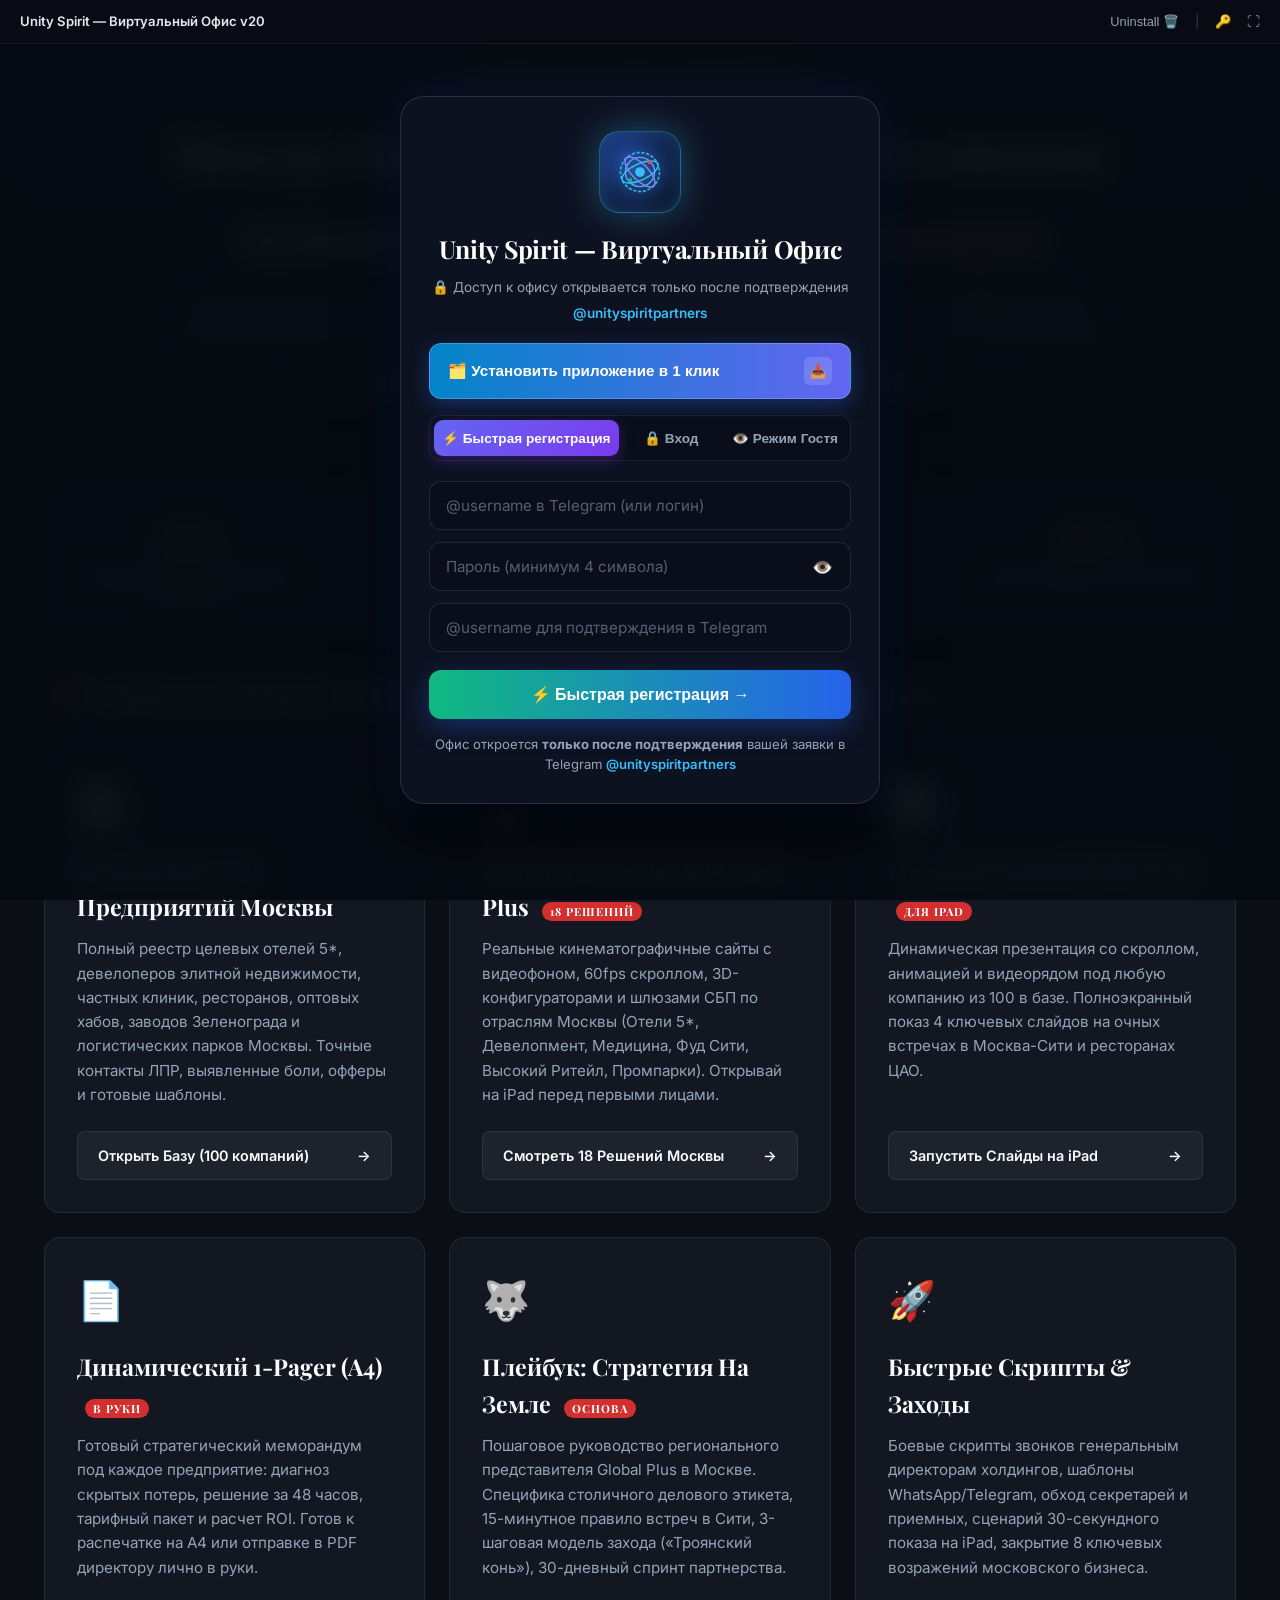
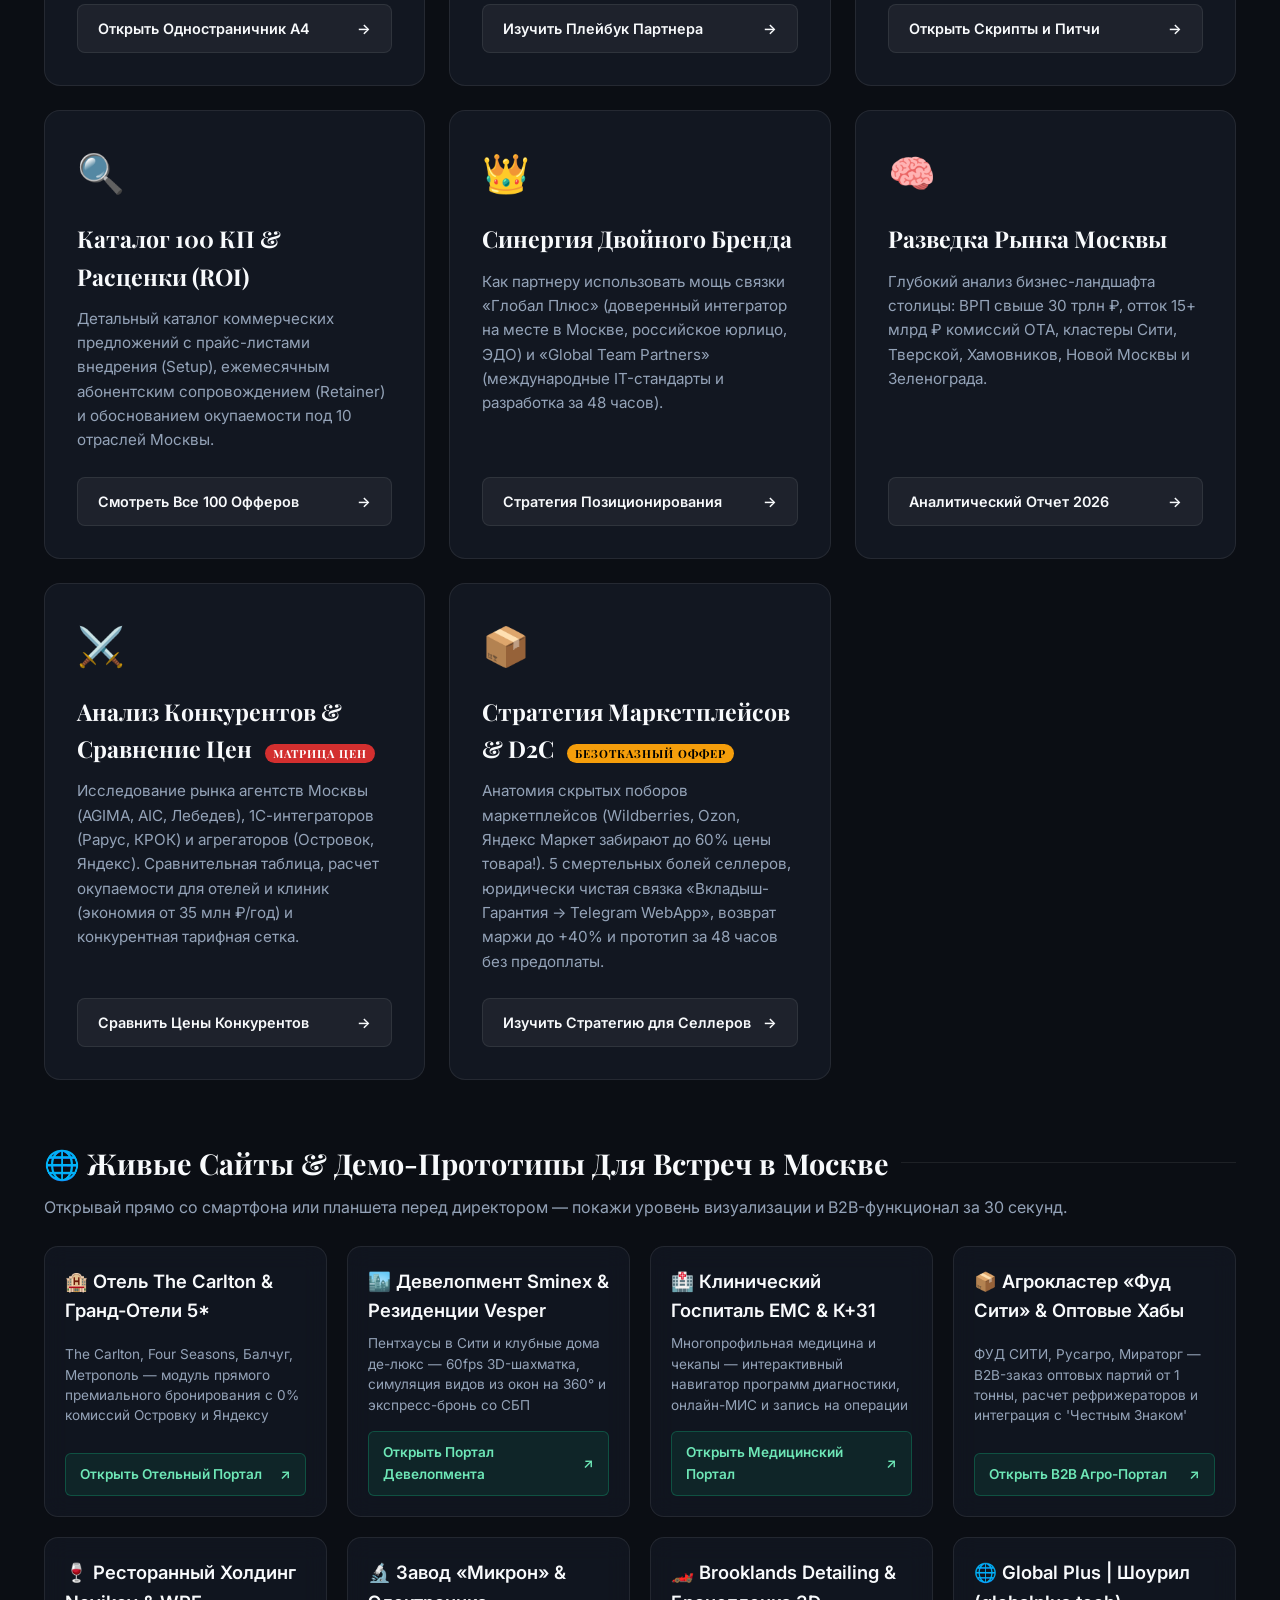
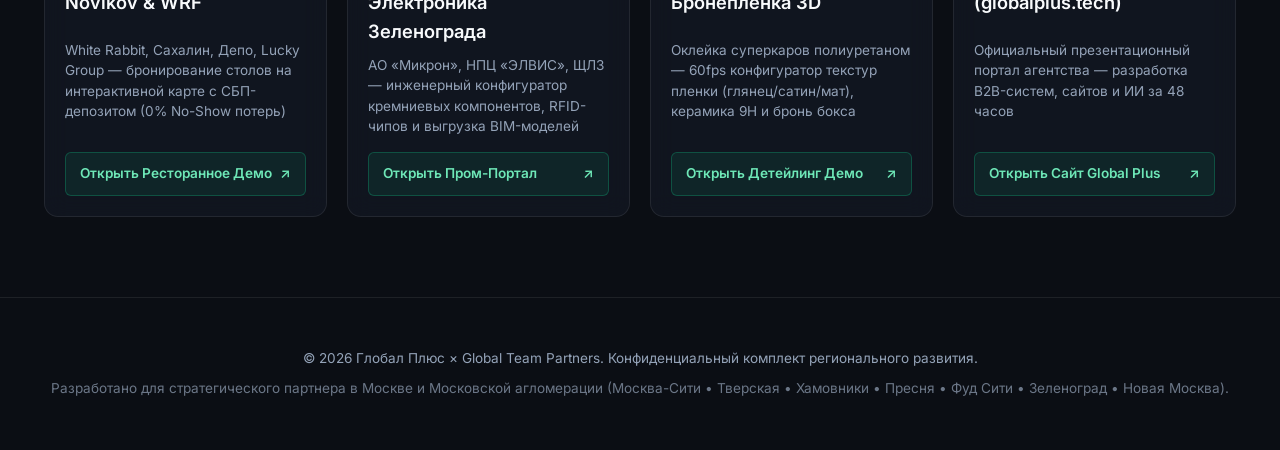
<file: index.html>
<!DOCTYPE html>
<html lang="ru">
<head>
    <meta charset="UTF-8">
    <meta name="viewport" content="width=device-width, initial-scale=1.0">
    <title>Глобал Плюс × Global Team Partners | Центр Продаж: Москва & Московская Агломерация</title>
    <link href="https://fonts.googleapis.com/css2?family=Playfair+Display:ital,wght@0,600;0,700;1,400&family=Inter:wght@300;400;500;600;700&display=swap" rel="stylesheet">
    <link rel="stylesheet" href="hub-auth.css">
    <style>
        :root {
            --bg-base: #0B0E14;
            --bg-surface: #121721;
            --bg-card: #18202E;
            --gold: #C5A059;
            --gold-light: #E0C07A;
            --red: #D32F2F;
            --green: #10B981;
            --blue: #2563EB;
            --purple: #8B5CF6;
            --white: #F8FAFC;
            --text-dim: #94A3B8;
            --border: rgba(197, 160, 89, 0.2);
            --border-card: rgba(255, 255, 255, 0.08);
        }
        * { margin: 0; padding: 0; box-sizing: border-box; }
        body {
            background-color: var(--bg-base);
            color: var(--white);
            font-family: 'Inter', -apple-system, sans-serif;
            line-height: 1.6;
            overflow-x: hidden;
        }
        header {
            background: linear-gradient(180deg, #10141D 0%, #0B0E14 100%);
            border-bottom: 2px solid var(--border);
            padding: 60px 20px 45px;
            text-align: center;
            position: relative;
        }
        header::after {
            content: '';
            position: absolute;
            bottom: -2px;
            left: 50%;
            transform: translateX(-50%);
            width: 280px;
            height: 3px;
            background: linear-gradient(90deg, transparent, var(--gold), transparent);
        }
        .brand-pill {
            display: inline-flex;
            align-items: center;
            gap: 8px;
            background: rgba(197, 160, 89, 0.12);
            border: 1px solid var(--gold);
            color: var(--gold-light);
            padding: 6px 18px;
            border-radius: 30px;
            font-size: 11px;
            letter-spacing: 2.5px;
            text-transform: uppercase;
            font-weight: 700;
            margin-bottom: 20px;
        }
        h1 {
            font-family: 'Playfair Display', serif;
            font-size: clamp(2rem, 4vw, 3.2rem);
            font-weight: 700;
            color: var(--white);
            margin-bottom: 12px;
            letter-spacing: -0.5px;
        }
        h1 span.cross {
            color: var(--gold);
            font-weight: 400;
            padding: 0 8px;
        }
        h1 span.highlight {
            color: var(--gold-light);
        }
        .subtitle {
            font-size: clamp(1rem, 1.8vw, 1.25rem);
            color: var(--text-dim);
            max-width: 960px;
            margin: 0 auto 15px;
        }
        .partner-badge {
            display: inline-block;
            background: rgba(16, 185, 129, 0.15);
            border: 1px solid rgba(16, 185, 129, 0.4);
            color: #6EE7B7;
            font-size: 0.85rem;
            padding: 5px 18px;
            border-radius: 20px;
            font-weight: 600;
        }
        .container {
            max-width: 1240px;
            margin: 40px auto 80px;
            padding: 0 24px;
        }
        .stats-bar {
            display: grid;
            grid-template-columns: repeat(auto-fit, minmax(220px, 1fr));
            gap: 16px;
            margin-bottom: 40px;
        }
        .stat-card {
            background: var(--bg-surface);
            border: 1px solid var(--border-card);
            border-radius: 12px;
            padding: 20px 24px;
            text-align: center;
        }
        .stat-num {
            font-family: 'Playfair Display', serif;
            font-size: 2.2rem;
            font-weight: 700;
            color: var(--gold);
        }
        .stat-label {
            font-size: 0.8rem;
            color: var(--text-dim);
            text-transform: uppercase;
            letter-spacing: 1px;
            margin-top: 4px;
        }
        .section-heading {
            font-family: 'Playfair Display', serif;
            font-size: 1.8rem;
            margin-bottom: 24px;
            color: var(--white);
            display: flex;
            align-items: center;
            gap: 12px;
        }
        .section-heading::after {
            content: '';
            flex: 1;
            height: 1px;
            background: var(--border-card);
        }
        .grid-core {
            display: grid;
            grid-template-columns: repeat(auto-fit, minmax(340px, 1fr));
            gap: 24px;
            margin-bottom: 60px;
        }
        .hub-card {
            background: var(--bg-surface);
            border: 1px solid var(--border-card);
            border-radius: 16px;
            padding: 32px;
            display: flex;
            flex-direction: column;
            justify-content: space-between;
            transition: all 0.3s cubic-bezier(0.16, 1, 0.3, 1);
            position: relative;
            overflow: hidden;
        }
        .hub-card::before {
            content: '';
            position: absolute;
            top: 0;
            left: 0;
            width: 100%;
            height: 4px;
            background: var(--card-accent, var(--gold));
            opacity: 0;
            transition: opacity 0.3s;
        }
        .hub-card:hover {
            transform: translateY(-6px);
            border-color: rgba(197, 160, 89, 0.5);
            box-shadow: 0 16px 36px rgba(0, 0, 0, 0.4);
        }
        .hub-card:hover::before {
            opacity: 1;
        }
        .hub-card.lead-database { --card-accent: var(--gold); }
        .hub-card.strategy { --card-accent: var(--red); }
        .hub-card.templates { --card-accent: #EAB308; }
        .hub-card.scripts { --card-accent: var(--green); }
        .hub-card.pitches { --card-accent: var(--purple); }
        .hub-card.brand { --card-accent: linear-gradient(90deg, var(--gold), #2563EB); }
        .hub-card.intel { --card-accent: var(--blue); }
        .hub-card.comp { --card-accent: #EF4444; }
        
        .card-icon {
            font-size: 2.4rem;
            margin-bottom: 16px;
            display: inline-block;
        }
        .card-title {
            font-family: 'Playfair Display', serif;
            font-size: 1.45rem;
            color: var(--white);
            margin-bottom: 12px;
        }
        .card-desc {
            color: var(--text-dim);
            font-size: 0.95rem;
            line-height: 1.6;
            margin-bottom: 24px;
            flex-grow: 1;
        }
        .btn-card {
            display: inline-flex;
            align-items: center;
            justify-content: space-between;
            background: rgba(255, 255, 255, 0.05);
            border: 1px solid var(--border-card);
            color: var(--white);
            padding: 12px 20px;
            border-radius: 8px;
            text-decoration: none;
            font-weight: 600;
            font-size: 0.9rem;
            transition: all 0.2s;
        }
        .btn-card:hover {
            background: var(--gold);
            border-color: var(--gold);
            color: #000;
        }
        .badge-hot {
            background: var(--red);
            color: #fff;
            padding: 2px 8px;
            border-radius: 12px;
            font-size: 0.7rem;
            font-weight: 700;
            margin-left: 8px;
            letter-spacing: 1px;
        }

        /* ДЕМО СЕКЦИЯ */
        .demo-grid {
            display: grid;
            grid-template-columns: repeat(auto-fit, minmax(280px, 1fr));
            gap: 20px;
            margin-bottom: 60px;
        }
        .demo-card {
            background: rgba(18, 23, 33, 0.85);
            backdrop-filter: blur(12px);
            border: 1px solid var(--border-card);
            border-radius: 14px;
            overflow: hidden;
            display: flex;
            flex-direction: column;
            transition: all 0.3s cubic-bezier(0.16, 1, 0.3, 1);
        }
        .demo-card:hover {
            border-color: var(--gold);
            transform: translateY(-4px);
            box-shadow: 0 12px 30px rgba(0,0,0,0.5);
        }
        .demo-content {
            padding: 20px;
            display: flex;
            flex-direction: column;
            flex-grow: 1;
            justify-content: space-between;
        }
        .demo-title {
            font-size: 1.15rem;
            font-weight: 600;
            color: var(--white);
            margin-bottom: 8px;
        }
        .demo-subtitle {
            font-size: 0.85rem;
            color: var(--text-dim);
            margin-bottom: 16px;
            line-height: 1.5;
        }
        .demo-link {
            display: flex;
            align-items: center;
            justify-content: space-between;
            padding: 10px 14px;
            background: rgba(16, 185, 129, 0.1);
            border: 1px solid rgba(16, 185, 129, 0.3);
            border-radius: 6px;
            color: #6EE7B7;
            text-decoration: none;
            font-size: 0.85rem;
            font-weight: 600;
            transition: all 0.2s;
        }
        .demo-link:hover {
            background: var(--green);
            color: #000;
        }

        footer {
            text-align: center;
            padding: 50px 20px;
            border-top: 1px solid var(--border-card);
            color: var(--text-dim);
            font-size: 0.85rem;
        }
    </style>
</head>
<body>

<header>
    <div class="brand-pill">GLOBAL PLUS &times; GLOBAL TEAM PARTNERS</div>
    <h1>Центр Продаж: Москва & Московская Агломерация <span class="cross">&times;</span> <span class="highlight">Штаб Экспансии</span></h1>
    <p class="subtitle">Интегрированная система экспансии, коммерческих предложений и готовых цифровых B2B-систем: Москва-Сити &bull; Тверская &bull; Хамовники &bull; Пресня &bull; Фуд Сити &bull; Зеленоград &bull; Новая Москва</p>
    <div class="partner-badge">🎯 Столичный партнер: Центральное Представительство в Москве и Московской области</div>
</header>

<div class="container">

    <!-- СТАТИСТИЧЕСКАЯ ПАНЕЛЬ -->
    <div class="stats-bar">
        <div class="stat-card">
            <div class="stat-num">100</div>
            <div class="stat-label">Отобранных предприятий Москвы</div>
        </div>
        <div class="stat-card">
            <div class="stat-num">18</div>
            <div class="stat-label">Решений Global Plus</div>
        </div>
        <div class="stat-card">
            <div class="stat-num">11</div>
            <div class="stat-label">Стратегических модулей экспансии</div>
        </div>
        <div class="stat-card">
            <div class="stat-num">48 ч</div>
            <div class="stat-label">Запуск боевого прототипа</div>
        </div>
    </div>

    <!-- КЛЮЧЕВЫЕ МОДУЛИ ШТАБА -->
    <h2 class="section-heading">⚡ Стратегические Инструменты Московского Представителя</h2>

    <div class="grid-core">

        <!-- КАРТОЧКА 1: БАЗА ЛИДОВ -->
        <div class="hub-card lead-database">
            <div>
                <span class="card-icon">📋</span>
                <h3 class="card-title">Единая База 100 Предприятий Москвы</h3>
                <p class="card-desc">Полный реестр целевых отелей 5*, девелоперов элитной недвижимости, частных клиник, ресторанов, оптовых хабов, заводов Зеленограда и логистических парков Москвы. Точные контакты ЛПР, выявленные боли, офферы и готовые шаблоны.</p>
            </div>
            <a href="Leads_List.html" class="btn-card">
                <span>Открыть Базу (100 компаний)</span>
                <span>&rarr;</span>
            </a>
        </div>

        <!-- КАРТОЧКА 2: ШАБЛОНЫ САЙТОВ GLOBAL PLUS -->
        <div class="hub-card templates">
            <div>
                <span class="card-icon">🔥</span>
                <h3 class="card-title">Каталог 18 Решений Global Plus <span class="badge-hot">18 РЕШЕНИЙ</span></h3>
                <p class="card-desc">Реальные кинематографичные сайты с видеофоном, 60fps скроллом, 3D-конфигураторами и шлюзами СБП по отраслям Москвы (Отели 5*, Девелопмент, Медицина, Фуд Сити, Высокий Ритейл, Промпарки). Открывай на iPad перед первыми лицами.</p>
            </div>
            <a href="Templates_Catalog.html" class="btn-card">
                <span>Смотреть 18 Решений Москвы</span>
                <span>&rarr;</span>
            </a>
        </div>

        <!-- КАРТОЧКА 3: ИНТЕРАКТИВНЫЙ PITCH DECK -->
        <div class="hub-card deck-card" style="--card-accent: #C5A059;">
            <div>
                <span class="card-icon">📊</span>
                <h3 class="card-title">Интерактивный Pitch Deck <span class="badge-hot">ДЛЯ IPAD</span></h3>
                <p class="card-desc">Динамическая презентация со скроллом, анимацией и видеорядом под любую компанию из 100 в базе. Полноэкранный показ 4 ключевых слайдов на очных встречах в Москва-Сити и ресторанах ЦАО.</p>
            </div>
            <a href="Dynamic_Pitch_Deck.html?id=carlton-moscow" class="btn-card">
                <span>Запустить Слайды на iPad</span>
                <span>&rarr;</span>
            </a>
        </div>

        <!-- КАРТОЧКА 4: ДИНАМИЧЕСКИЙ 1-PAGER (А4 В РУКИ) -->
        <div class="hub-card pager-card" style="--card-accent: #10B981;">
            <div>
                <span class="card-icon">📄</span>
                <h3 class="card-title">Динамический 1-Pager (А4) <span class="badge-hot">В РУКИ</span></h3>
                <p class="card-desc">Готовый стратегический меморандум под каждое предприятие: диагноз скрытых потерь, решение за 48 часов, тарифный пакет и расчет ROI. Готов к распечатке на А4 или отправке в PDF директору лично в руки.</p>
            </div>
            <a href="Dynamic_One_Pager.html?id=carlton-moscow" class="btn-card">
                <span>Открыть Одностраничник А4</span>
                <span>&rarr;</span>
            </a>
        </div>

        <!-- КАРТОЧКА 5: ПЛЕЙБУК ПАРТНЕРА -->
        <div class="hub-card strategy">
            <div>
                <span class="card-icon">🐺</span>
                <h3 class="card-title">Плейбук: Стратегия На Земле <span class="badge-hot">ОСНОВА</span></h3>
                <p class="card-desc">Пошаговое руководство регионального представителя Global Plus в Москве. Специфика столичного делового этикета, 15-минутное правило встреч в Сити, 3-шаговая модель захода («Троянский конь»), 30-дневный спринт партнерства.</p>
            </div>
            <a href="Solo_Executive_Strategy.html" class="btn-card">
                <span>Изучить Плейбук Партнера</span>
                <span>&rarr;</span>
            </a>
        </div>

        <!-- КАРТОЧКА 6: БЫСТРЫЕ СКРИПТЫ -->
        <div class="hub-card scripts">
            <div>
                <span class="card-icon">🚀</span>
                <h3 class="card-title">Быстрые Скрипты &amp; Заходы</h3>
                <p class="card-desc">Боевые скрипты звонков генеральным директорам холдингов, шаблоны WhatsApp/Telegram, обход секретарей и приемных, сценарий 30-секундного показа на iPad, закрытие 8 ключевых возражений московского бизнеса.</p>
            </div>
            <a href="Fast_Collab_Pitches.html" class="btn-card">
                <span>Открыть Скрипты и Питчи</span>
                <span>&rarr;</span>
            </a>
        </div>

        <!-- КАРТОЧКА 7: 100 ПИТЧЕЙ И ЦЕНЫ -->
        <div class="hub-card pitches">
            <div>
                <span class="card-icon">🔍</span>
                <h3 class="card-title">Каталог 100 КП &amp; Расценки (ROI)</h3>
                <p class="card-desc">Детальный каталог коммерческих предложений с прайс-листами внедрения (Setup), ежемесячным абонентским сопровождением (Retainer) и обоснованием окупаемости под 10 отраслей Москвы.</p>
            </div>
            <a href="Comprehensive_Pitches.html" class="btn-card">
                <span>Смотреть Все 100 Офферов</span>
                <span>&rarr;</span>
            </a>
        </div>

        <!-- КАРТОЧКА 8: СТРАТЕГИЯ БРЕНДОВ -->
        <div class="hub-card brand">
            <div>
                <span class="card-icon">👑</span>
                <h3 class="card-title">Синергия Двойного Бренда</h3>
                <p class="card-desc">Как партнеру использовать мощь связки «Глобал Плюс» (доверенный интегратор на месте в Москве, российское юрлицо, ЭДО) и «Global Team Partners» (международные IT-стандарты и разработка за 48 часов).</p>
            </div>
            <a href="Exclusive_Strategy.html" class="btn-card">
                <span>Стратегия Позиционирования</span>
                <span>&rarr;</span>
            </a>
        </div>

        <!-- КАРТОЧКА 9: АНАЛИЗ РЫНКА -->
        <div class="hub-card intel">
            <div>
                <span class="card-icon">🧠</span>
                <h3 class="card-title">Разведка Рынка Москвы</h3>
                <p class="card-desc">Глубокий анализ бизнес-ландшафта столицы: ВРП свыше 30 трлн ₽, отток 15+ млрд ₽ комиссий OTA, кластеры Сити, Тверской, Хамовников, Новой Москвы и Зеленограда.</p>
            </div>
            <a href="Market_Intelligence.html" class="btn-card">
                <span>Аналитический Отчет 2026</span>
                <span>&rarr;</span>
            </a>
        </div>

        <!-- КАРТОЧКА 10: АНАЛИЗ КОНКУРЕНТОВ & ЦЕНОВАЯ МАТРИЦА -->
        <div class="hub-card comp">
            <div>
                <span class="card-icon">⚔️</span>
                <h3 class="card-title">Анализ Конкурентов &amp; Сравнение Цен <span class="badge-hot">МАТРИЦА ЦЕН</span></h3>
                <p class="card-desc">Исследование рынка агентств Москвы (AGIMA, AIC, Лебедев), 1С-интеграторов (Рарус, КРОК) и агрегаторов (Островок, Яндекс). Сравнительная таблица, расчет окупаемости для отелей и клиник (экономия от 35 млн ₽/год) и конкурентная тарифная сетка.</p>
            </div>
            <a href="Competitors_Analysis.html" class="btn-card">
                <span>Сравнить Цены Конкурентов</span>
                <span>&rarr;</span>
            </a>
        </div>

        <!-- КАРТОЧКА 11: СТРАТЕГИЯ МАРКЕТПЛЕЙСОВ & D2C ПЕРЕЛИВ -->
        <div class="hub-card market" style="--card-accent: #F59E0B;">
            <div>
                <span class="card-icon">📦</span>
                <h3 class="card-title">Стратегия Маркетплейсов &amp; D2C <span class="badge-hot" style="background:#F59E0B; color:#000;">БЕЗОТКАЗНЫЙ ОФФЕР</span></h3>
                <p class="card-desc">Анатомия скрытых поборов маркетплейсов (Wildberries, Ozon, Яндекс Маркет забирают до 60% цены товара!). 5 смертельных болей селлеров, юридически чистая связка «Вкладыш-Гарантия &rarr; Telegram WebApp», возврат маржи до +40% и прототип за 48 часов без предоплаты.</p>
            </div>
            <a href="Marketplaces_Strategy.html" class="btn-card">
                <span>Изучить Стратегию для Селлеров</span>
                <span>&rarr;</span>
            </a>
        </div>

    </div>

    <!-- ГОТОВЫЕ ИНТЕРАКТИВНЫЕ ДЕМО-ОБРАЗЦЫ & ШАБЛОНЫ САЙТОВ ДЛЯ МОСКВЫ -->
    <h2 class="section-heading">🌐 Живые Сайты &amp; Демо-Прототипы Для Встреч в Москве</h2>
    <p style="color: var(--text-dim); margin-top: -15px; margin-bottom: 25px;">Открывай прямо со смартфона или планшета перед директором — покажи уровень визуализации и B2B-функционал за 30 секунд.</p>

    <div class="demo-grid">

        <div class="demo-card">
            <div class="demo-content">
                <div class="demo-title">🏨 Отель The Carlton &amp; Гранд-Отели 5*</div>
                <div class="demo-subtitle">The Carlton, Four Seasons, Балчуг, Метрополь — модуль прямого премиального бронирования с 0% комиссий Островку и Яндексу</div>
                <a href="https://globalteamgroup.github.io/horeca-grand-sample/" class="demo-link" target="_blank">
                    <span>Открыть Отельный Портал</span>
                    <span>&nearr;</span>
                </a>
            </div>
        </div>

        <div class="demo-card">
            <div class="demo-content">
                <div class="demo-title">🏙️ Девелопмент Sminex &amp; Резиденции Vesper</div>
                <div class="demo-subtitle">Пентхаусы в Сити и клубные дома де-люкс — 60fps 3D-шахматка, симуляция видов из окон на 360° и экспресс-бронь со СБП</div>
                <a href="https://globalteamgroup.github.io/luxury-estate-sample/" class="demo-link" target="_blank">
                    <span>Открыть Портал Девелопмента</span>
                    <span>&nearr;</span>
                </a>
            </div>
        </div>

        <div class="demo-card">
            <div class="demo-content">
                <div class="demo-title">🏥 Клинический Госпиталь ЕМС &amp; К+31</div>
                <div class="demo-subtitle">Многопрофильная медицина и чекапы — интерактивный навигатор программ диагностики, онлайн-МИС и запись на операции</div>
                <a href="https://globalteamgroup.github.io/europa-clinic/" class="demo-link" target="_blank">
                    <span>Открыть Медицинский Портал</span>
                    <span>&nearr;</span>
                </a>
            </div>
        </div>

        <div class="demo-card">
            <div class="demo-content">
                <div class="demo-title">📦 Агрокластер «Фуд Сити» &amp; Оптовые Хабы</div>
                <div class="demo-subtitle">ФУД СИТИ, Русагро, Мираторг — B2B-заказ оптовых партий от 1 тонны, расчет рефрижераторов и интеграция с 'Честным Знаком'</div>
                <a href="https://globalteampartners.github.io/kmv-sales-hub/demos/wood-industry-demo/index.html" class="demo-link" target="_blank">
                    <span>Открыть B2B Агро-Портал</span>
                    <span>&nearr;</span>
                </a>
            </div>
        </div>

        <div class="demo-card">
            <div class="demo-content">
                <div class="demo-title">🍷 Ресторанный Холдинг Novikov &amp; WRF</div>
                <div class="demo-subtitle">White Rabbit, Сахалин, Депо, Lucky Group — бронирование столов на интерактивной карте с СБП-депозитом (0% No-Show потерь)</div>
                <a href="https://globalteampartners.github.io/kmv-sales-hub/demos/horeca-demo/index.html" class="demo-link" target="_blank">
                    <span>Открыть Ресторанное Демо</span>
                    <span>&nearr;</span>
                </a>
            </div>
        </div>

        <div class="demo-card">
            <div class="demo-content">
                <div class="demo-title">🔬 Завод «Микрон» &amp; Электроника Зеленограда</div>
                <div class="demo-subtitle">АО «Микрон», НПЦ «ЭЛВИС», ЩЛЗ — инженерный конфигуратор кремниевых компонентов, RFID-чипов и выгрузка BIM-моделей</div>
                <a href="https://globalteampartners.github.io/kmv-sales-hub/demos/wood-industry-demo/index.html" class="demo-link" target="_blank">
                    <span>Открыть Пром-Портал</span>
                    <span>&nearr;</span>
                </a>
            </div>
        </div>

        <div class="demo-card">
            <div class="demo-content">
                <div class="demo-title">🏎️ Brooklands Detailing &amp; Бронепленка 3D</div>
                <div class="demo-subtitle">Оклейка суперкаров полиуретаном — 60fps конфигуратор текстур пленки (глянец/сатин/мат), керамика 9H и бронь бокса</div>
                <a href="https://globalteamgroup.github.io/elite-detailing/" class="demo-link" target="_blank">
                    <span>Открыть Детейлинг Демо</span>
                    <span>&nearr;</span>
                </a>
            </div>
        </div>

        <div class="demo-card">
            <div class="demo-content">
                <div class="demo-title">🌐 Global Plus | Шоурил (globalplus.tech)</div>
                <div class="demo-subtitle">Официальный презентационный портал агентства — разработка B2B-систем, сайтов и ИИ за 48 часов</div>
                <a href="https://globalteamgroup.github.io/global-plus/" class="demo-link" target="_blank">
                    <span>Открыть Сайт Global Plus</span>
                    <span>&nearr;</span>
                </a>
            </div>
        </div>

    </div>

</div>

<footer>
    <p>&copy; 2026 Глобал Плюс &times; Global Team Partners. Конфиденциальный комплект регионального развития.</p>
    <p style="margin-top: 8px; opacity: 0.7;">Разработано для стратегического партнера в Москве и Московской агломерации (Москва-Сити &bull; Тверская &bull; Хамовники &bull; Пресня &bull; Фуд Сити &bull; Зеленоград &bull; Новая Москва).</p>
</footer>

<script src="hub-auth.js"></script>
</body>
</html>
</file>
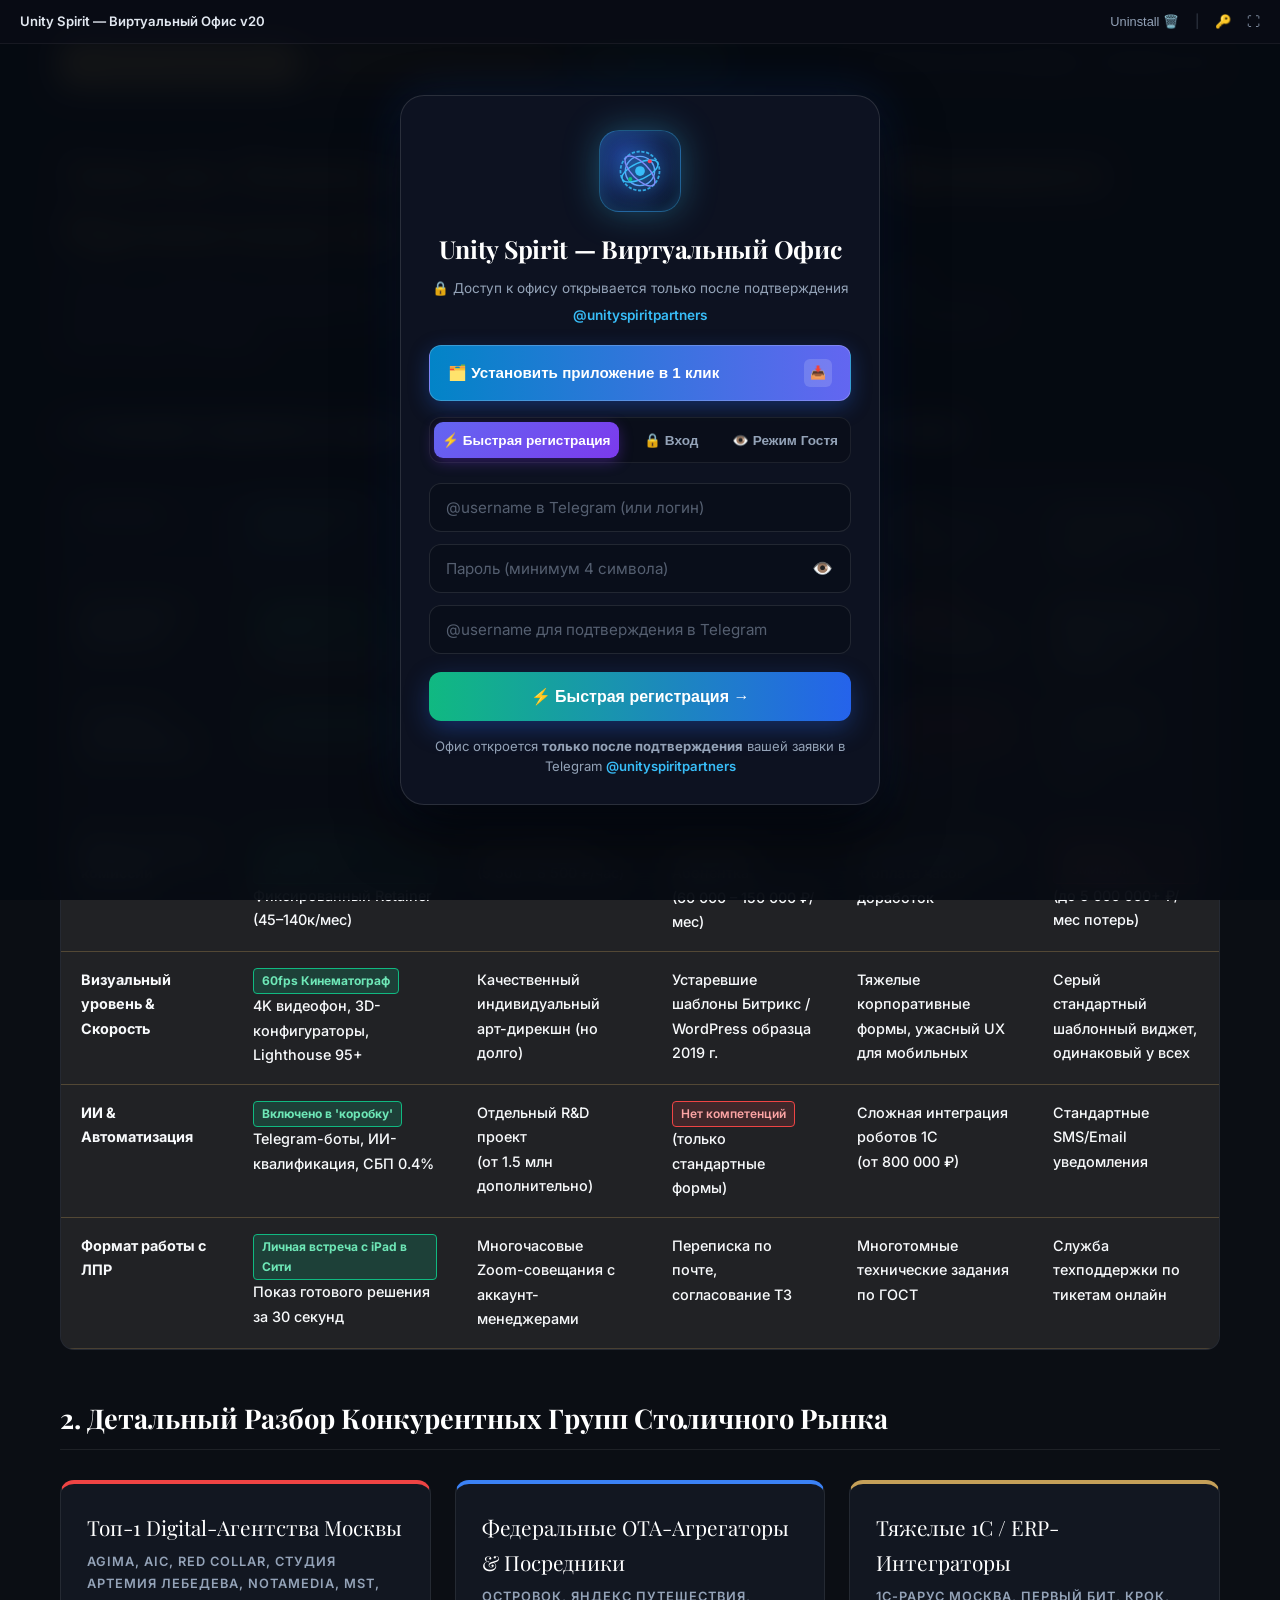
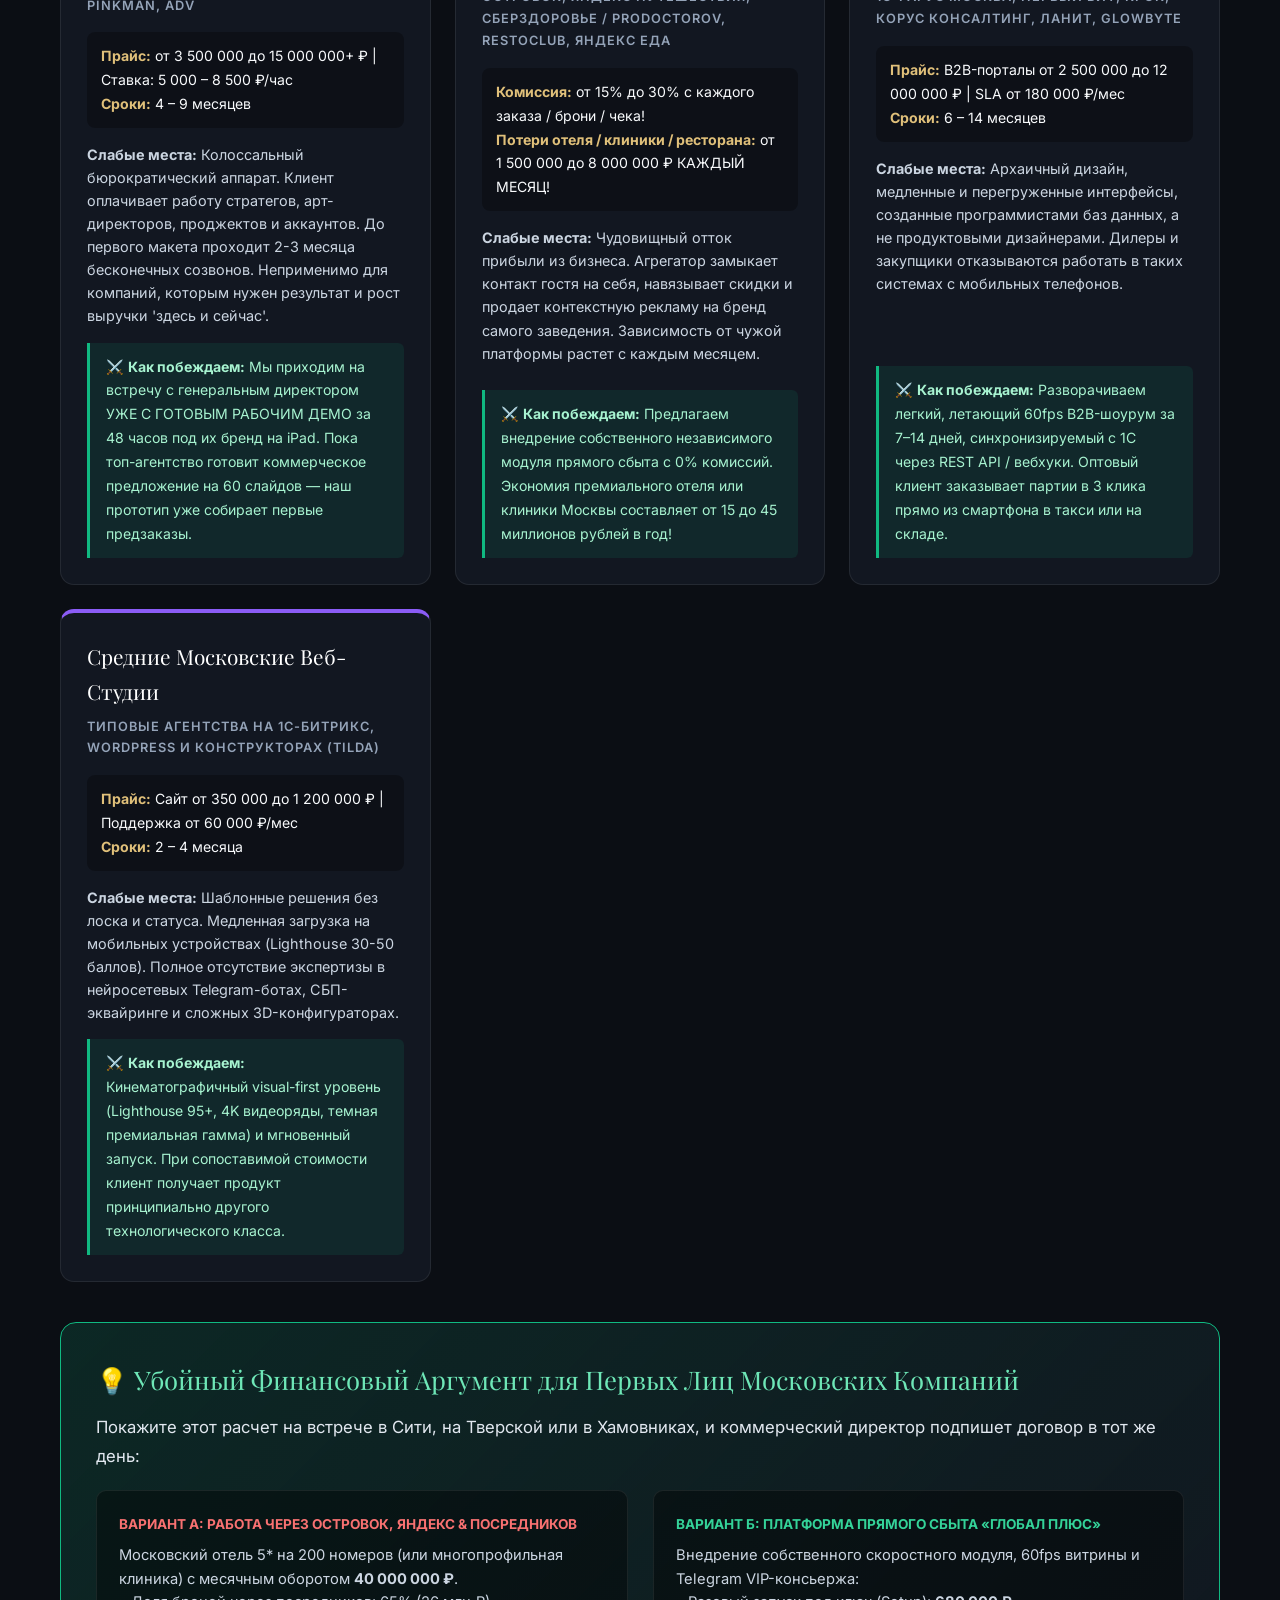
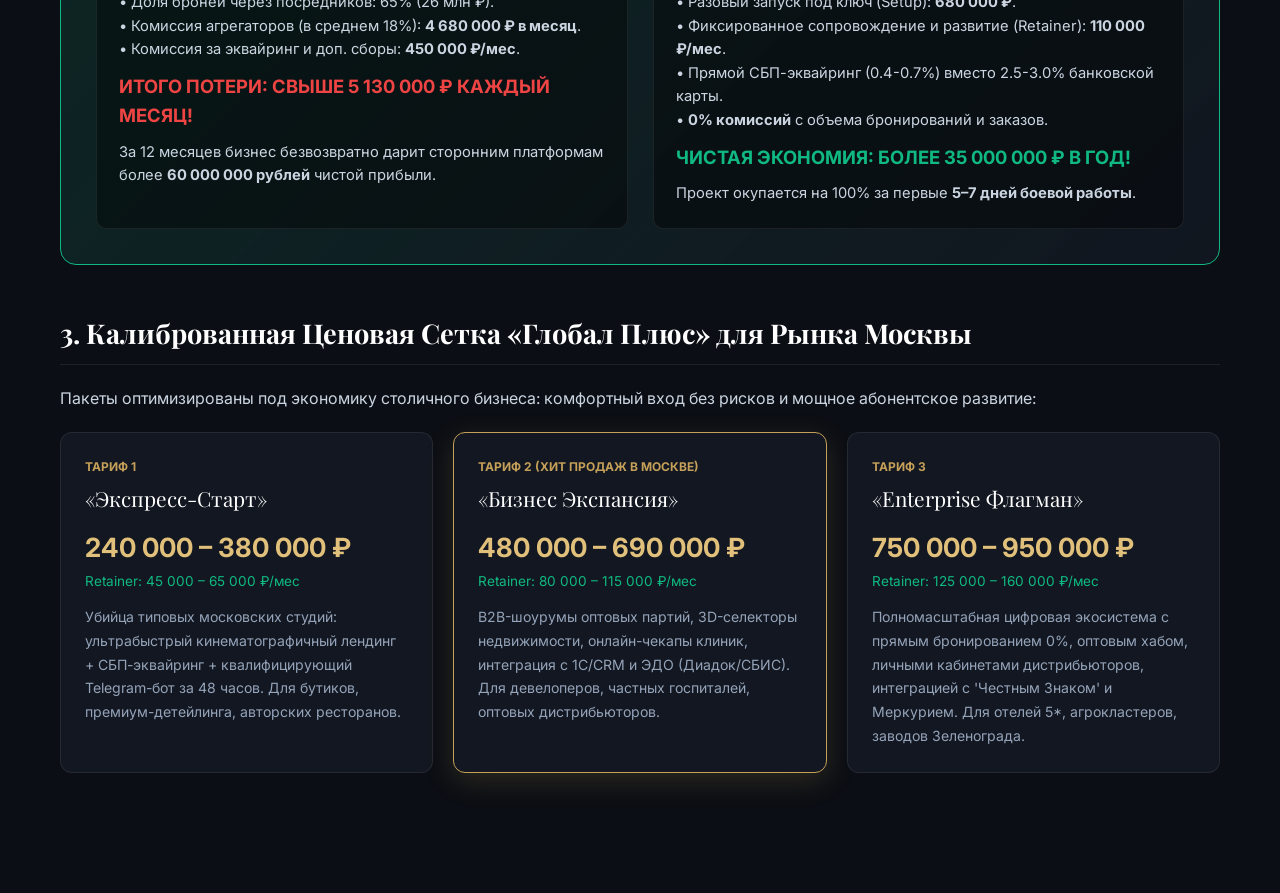
<file: Competitors_Analysis.html>
<!DOCTYPE html>
<html lang="ru">
<head>
<meta charset="UTF-8">
<meta name="viewport" content="width=device-width, initial-scale=1.0">
<title>Анализ Конкурентов & Сравнение Цен в Москве | Глобал Плюс</title>
<link href="https://fonts.googleapis.com/css2?family=Playfair+Display:ital,wght@0,600;0,700;1,400&family=Inter:wght@300;400;500;600;700&display=swap" rel="stylesheet">
<link rel="stylesheet" href="hub-auth.css">
<style>
  :root {
    --bg-base: #0B0E14;
    --bg-surface: #121721;
    --bg-card: #18202E;
    --gold: #C5A059;
    --gold-light: #E0C07A;
    --red: #EF4444;
    --green: #10B981;
    --blue: #3B82F6;
    --white: #F8FAFC;
    --text-dim: #94A3B8;
    --border: rgba(197, 160, 89, 0.2);
    --border-card: rgba(255, 255, 255, 0.08);
  }
  * { margin: 0; padding: 0; box-sizing: border-box; }
  body {
    font-family: 'Inter', -apple-system, sans-serif;
    background: var(--bg-base);
    color: var(--white);
    padding: 40px 20px 80px;
    max-width: 1200px;
    margin: 0 auto;
    line-height: 1.7;
  }
  .top-nav {
    display: flex;
    justify-content: space-between;
    align-items: center;
    margin-bottom: 35px;
    padding-bottom: 20px;
    border-bottom: 1px solid var(--border-card);
  }
  .btn-back {
    display: inline-flex;
    align-items: center;
    gap: 8px;
    padding: 10px 20px;
    background: var(--gold);
    color: #000;
    text-decoration: none;
    border-radius: 6px;
    font-weight: 700;
    font-size: 0.9rem;
    transition: all 0.2s;
  }
  .btn-back:hover {
    filter: brightness(1.15);
    transform: translateY(-2px);
  }
  .brand-badge {
    font-size: 0.8rem;
    letter-spacing: 2px;
    text-transform: uppercase;
    color: var(--gold);
    font-weight: 700;
  }
  h1 {
    font-family: 'Playfair Display', serif;
    font-size: clamp(2.2rem, 4vw, 3rem);
    color: var(--gold);
    line-height: 1.2;
    margin-bottom: 12px;
  }
  .subtitle {
    color: var(--text-dim);
    font-size: 1.1rem;
    max-width: 960px;
    margin-bottom: 40px;
  }
  h2 {
    font-family: 'Playfair Display', serif;
    font-size: 1.7rem;
    color: #fff;
    margin-top: 45px;
    margin-bottom: 20px;
    padding-bottom: 8px;
    border-bottom: 1px solid var(--border-card);
  }
  
  /* СРАВНИТЕЛЬНАЯ ТАБЛИЦА */
  .table-wrap {
    overflow-x: auto;
    background: var(--bg-surface);
    border: 1px solid var(--border-card);
    border-radius: 14px;
    margin: 25px 0 40px;
  }
  table {
    width: 100%;
    border-collapse: collapse;
    text-align: left;
    font-size: 0.9rem;
  }
  th, td {
    padding: 16px 20px;
    border-bottom: 1px solid var(--border-card);
    vertical-align: top;
  }
  th {
    background: #18202E;
    color: var(--gold);
    font-weight: 700;
    text-transform: uppercase;
    font-size: 0.8rem;
    letter-spacing: 1px;
  }
  tr.highlight-gp {
    background: rgba(197, 160, 89, 0.08);
  }
  tr.highlight-gp td {
    border-color: rgba(197, 160, 89, 0.3);
    font-weight: 500;
  }
  .tag-win {
    display: inline-block;
    background: rgba(16, 185, 129, 0.2);
    color: #6EE7B7;
    border: 1px solid #10B981;
    padding: 2px 8px;
    border-radius: 4px;
    font-size: 0.75rem;
    font-weight: 700;
  }
  .tag-lose {
    display: inline-block;
    background: rgba(239, 68, 68, 0.15);
    color: #FCA5A5;
    border: 1px solid #EF4444;
    padding: 2px 8px;
    border-radius: 4px;
    font-size: 0.75rem;
    font-weight: 600;
  }

  /* КАРТОЧКИ КАТЕГОРИЙ КОНКУРЕНТОВ */
  .competitor-grid {
    display: grid;
    grid-template-columns: repeat(auto-fit, minmax(340px, 1fr));
    gap: 24px;
    margin: 30px 0;
  }
  .comp-card {
    background: var(--bg-surface);
    border: 1px solid var(--border-card);
    border-radius: 14px;
    padding: 26px;
    position: relative;
    display: flex;
    flex-direction: column;
    justify-content: space-between;
  }
  .comp-card.border-red { border-top: 4px solid var(--red); }
  .comp-card.border-blue { border-top: 4px solid var(--blue); }
  .comp-card.border-gold { border-top: 4px solid var(--gold); }
  .comp-card.border-purple { border-top: 4px solid #8B5CF6; }
  .comp-title {
    font-family: 'Playfair Display', serif;
    font-size: 1.3rem;
    color: #fff;
    margin-bottom: 6px;
  }
  .comp-type {
    font-size: 0.8rem;
    text-transform: uppercase;
    letter-spacing: 1px;
    color: var(--text-dim);
    margin-bottom: 16px;
    font-weight: 600;
  }
  .comp-metric {
    background: rgba(0,0,0,0.3);
    padding: 12px 14px;
    border-radius: 8px;
    margin-bottom: 15px;
    font-size: 0.88rem;
  }
  .comp-metric strong {
    color: var(--gold-light);
  }
  .comp-weakness {
    color: #CBD5E1;
    font-size: 0.9rem;
    line-height: 1.6;
    margin-bottom: 15px;
  }
  .comp-kill {
    background: rgba(16, 185, 129, 0.1);
    border-left: 3px solid var(--green);
    padding: 12px 16px;
    border-radius: 0 6px 6px 0;
    margin-top: auto;
    font-size: 0.88rem;
    color: #A7F3D0;
  }

  /* КАЛЬКУЛЯТОР ВЫГОДЫ */
  .calc-box {
    background: linear-gradient(135deg, rgba(16, 185, 129, 0.15) 0%, rgba(18, 23, 33, 0.9) 100%);
    border: 1px solid #10B981;
    border-radius: 16px;
    padding: 35px;
    margin: 40px 0;
  }
  .calc-title {
    font-family: 'Playfair Display', serif;
    font-size: 1.6rem;
    color: #6EE7B7;
    margin-bottom: 12px;
  }
  .calc-grid {
    display: grid;
    grid-template-columns: 1fr 1fr;
    gap: 25px;
    margin-top: 20px;
  }
  .calc-col {
    background: rgba(0,0,0,0.4);
    padding: 22px;
    border-radius: 10px;
    border: 1px solid var(--border-card);
  }
  @media (max-width: 768px) {
    .calc-grid { grid-template-columns: 1fr; }
  }
</style>
</head>
<body>

<div class="top-nav">
  <div style="display:flex; gap:10px; flex-wrap:wrap;">
    <a href="index.html" class="btn-back">&larr; В Центр Продаж Москвы</a>
    <a href="Marketplaces_Strategy.html" class="btn-back" style="background:rgba(245,158,11,0.15); border:1px solid #F59E0B; color:#FBBF24;">📦 Стратегия Маркетплейсов</a>
    <a href="Comprehensive_Pitches.html" class="btn-back" style="background:rgba(16,185,129,0.15); border:1px solid #10B981; color:#6EE7B7;">💰 Тарифы & КП</a>
  </div>
  <span class="brand-badge">КОНКУРЕНТНАЯ РАЗВЕДКА • МОСКВА 2026</span>
</div>

<h1>Анализ Конкурентов & Стратегия Ценового Превосходства в Москве</h1>
<p class="subtitle">Полное исследование рынка веб-разработки, digital-агентств полного цикла, 1С-интеграторов и OTA-агрегаторов столичного региона. Как позиционировать «Глобал Плюс», чтобы выигрывать 9 из 10 тендеров и очных встреч в Москве.</p>

<!-- СРАВНИТЕЛЬНАЯ ТАБЛИЦА -->
<h2>1. Сводная Сравнительная Матрица: Глобал Плюс vs Рынок Москвы</h2>

<div class="table-wrap">
  <table>
    <thead>
      <tr>
        <th style="min-width: 170px;">Критерий</th>
        <th style="min-width: 220px; color:#6EE7B7; background:#1E293B;">ГЛОБАЛ ПЛЮС (МОСКВА)</th>
        <th style="min-width: 190px;">Топ-1 Digital-Агентства (AGIMA, AIC, Лебедев)</th>
        <th style="min-width: 180px;">Средние Студии Москвы (Битрикс)</th>
        <th style="min-width: 190px;">Тяжелые Интеграторы (1С-Рарус, КРОК)</th>
        <th style="min-width: 180px;">Агрегаторы & OTA (Островок, Яндекс)</th>
      </tr>
    </thead>
    <tbody>
      <tr class="highlight-gp">
        <td><strong>Срок первого результата</strong></td>
        <td><span class="tag-win">48 ЧАСОВ (живой прототип)</span><br>7–14 дней боевой релиз</td>
        <td><span class="tag-lose">4 – 8 месяцев</span><br>(2 мес. на согласование ТЗ)</td>
        <td><span class="tag-lose">2 – 4 месяца</span><br>на типовом шаблоне</td>
        <td><span class="tag-lose">6 – 14 месяцев</span><br>тяжелого внедрения</td>
        <td>Моментально, но в рамках чужой системы</td>
      </tr>
      <tr class="highlight-gp">
        <td><strong>Стоимость запуска (Setup)</strong></td>
        <td><span class="tag-win">от 240 000 до 890 000 ₽</span><br><small style="color:var(--text-dim);">Доступный вход без рисков</small></td>
        <td><span class="tag-lose">3 500 000 – 15 000 000 ₽</span><br><small style="color:var(--text-dim);">Огромный оверхед команды</small></td>
        <td>400 000 – 1 200 000 ₽<br><small style="color:var(--text-dim);">За типовой сайт</small></td>
        <td><span class="tag-lose">2 500 000 – 12 000 000 ₽</span><br><small style="color:var(--text-dim);">Неподъемно для среднего бизнеса</small></td>
        <td>0 – 150 000 ₽<br><small style="color:var(--text-dim);">За подключение модуля</small></td>
      </tr>
      <tr class="highlight-gp">
        <td><strong>Модель оплаты & комиссии</strong></td>
        <td><span class="tag-win">0% КОМИССИИ С ОБОРОТА</span><br>Фиксированный Retainer (45–140к/мес)</td>
        <td>Time & Materials<br>(5 500 – 8 500 ₽/час)</td>
        <td>Почасовая / Абонентка<br>(60 000 – 150 000 ₽/мес)</td>
        <td>SLA от 180 000 ₽/мес<br>+ оплата часов доработок</td>
        <td><span class="tag-lose">15% – 30% КОМИССИИ!</span><br>(до 5 000 000+ ₽/мес потерь)</td>
      </tr>
      <tr class="highlight-gp">
        <td><strong>Визуальный уровень & Скорость</strong></td>
        <td><span class="tag-win">60fps Кинематограф</span><br>4K видеофон, 3D-конфигураторы, Lighthouse 95+</td>
        <td>Качественный индивидуальный арт-дирекшн (но долго)</td>
        <td>Устаревшие шаблоны Битрикс / WordPress образца 2019 г.</td>
        <td>Тяжелые корпоративные формы, ужасный UX для мобильных</td>
        <td>Серый стандартный шаблонный виджет, одинаковый у всех</td>
      </tr>
      <tr class="highlight-gp">
        <td><strong>ИИ & Автоматизация</strong></td>
        <td><span class="tag-win">Включено в 'коробку'</span><br>Telegram-боты, ИИ-квалификация, СБП 0.4%</td>
        <td>Отдельный R&D проект<br>(от 1.5 млн дополнительно)</td>
        <td><span class="tag-lose">Нет компетенций</span><br>(только стандартные формы)</td>
        <td>Сложная интеграция роботов 1С<br>(от 800 000 ₽)</td>
        <td>Стандартные SMS/Email уведомления</td>
      </tr>
      <tr class="highlight-gp">
        <td><strong>Формат работы с ЛПР</strong></td>
        <td><span class="tag-win">Личная встреча с iPad в Сити</span><br>Показ готового решения за 30 секунд</td>
        <td>Многочасовые Zoom-совещания с аккаунт-менеджерами</td>
        <td>Переписка по почте, согласование ТЗ</td>
        <td>Многотомные технические задания по ГОСТ</td>
        <td>Служба техподдержки по тикетам онлайн</td>
      </tr>
    </tbody>
  </table>
</div>

<!-- АНАЛИЗ ГРУПП КОНКУРЕНТОВ -->
<h2>2. Детальный Разбор Конкурентных Групп Столичного Рынка</h2>

<div class="competitor-grid">

  <!-- ГРУППА 1 -->
  <div class="comp-card border-red">
    <div>
      <div class="comp-title">Топ-1 Digital-Агентства Москвы</div>
      <div class="comp-type">AGIMA, AIC, Red Collar, Студия Артемия Лебедева, Notamedia, MST, Pinkman, ADV</div>
      
      <div class="comp-metric">
        <strong>Прайс:</strong> от 3 500 000 до 15 000 000+ ₽ | Ставка: 5 000 – 8 500 ₽/час<br>
        <strong>Сроки:</strong> 4 – 9 месяцев
      </div>
      
      <div class="comp-weakness">
        <strong>Слабые места:</strong> Колоссальный бюрократический аппарат. Клиент оплачивает работу стратегов, арт-директоров, проджектов и аккаунтов. До первого макета проходит 2-3 месяца бесконечных созвонов. Неприменимо для компаний, которым нужен результат и рост выручки 'здесь и сейчас'.
      </div>
    </div>

    <div class="comp-kill">
      ⚔️ <strong>Как побеждаем:</strong> Мы приходим на встречу с генеральным директором УЖЕ С ГОТОВЫМ РАБОЧИМ ДЕМО за 48 часов под их бренд на iPad. Пока топ-агентство готовит коммерческое предложение на 60 слайдов — наш прототип уже собирает первые предзаказы.
    </div>
  </div>

  <!-- ГРУППА 2 -->
  <div class="comp-card border-blue">
    <div>
      <div class="comp-title">Федеральные OTA-Агрегаторы & Посредники</div>
      <div class="comp-type">Островок, Яндекс Путешествия, СберЗдоровье / ProDoctorov, Restoclub, Яндекс Еда</div>
      
      <div class="comp-metric">
        <strong>Комиссия:</strong> от 15% до 30% с каждого заказа / брони / чека!<br>
        <strong>Потери отеля / клиники / ресторана:</strong> от 1 500 000 до 8 000 000 ₽ КАЖДЫЙ МЕСЯЦ!
      </div>
      
      <div class="comp-weakness">
        <strong>Слабые места:</strong> Чудовищный отток прибыли из бизнеса. Агрегатор замыкает контакт гостя на себя, навязывает скидки и продает контекстную рекламу на бренд самого заведения. Зависимость от чужой платформы растет с каждым месяцем.
      </div>
    </div>

    <div class="comp-kill">
      ⚔️ <strong>Как побеждаем:</strong> Предлагаем внедрение собственного независимого модуля прямого сбыта с 0% комиссий. Экономия премиального отеля или клиники Москвы составляет от 15 до 45 миллионов рублей в год!
    </div>
  </div>

  <!-- ГРУППА 3 -->
  <div class="comp-card border-gold">
    <div>
      <div class="comp-title">Тяжелые 1С / ERP-Интеграторы</div>
      <div class="comp-type">1С-Рарус Москва, Первый БИТ, КРОК, Корус Консалтинг, Ланит, GlowByte</div>
      
      <div class="comp-metric">
        <strong>Прайс:</strong> B2B-порталы от 2 500 000 до 12 000 000 ₽ | SLA от 180 000 ₽/мес<br>
        <strong>Сроки:</strong> 6 – 14 месяцев
      </div>
      
      <div class="comp-weakness">
        <strong>Слабые места:</strong> Архаичный дизайн, медленные и перегруженные интерфейсы, созданные программистами баз данных, а не продуктовыми дизайнерами. Дилеры и закупщики отказываются работать в таких системах с мобильных телефонов.
      </div>
    </div>

    <div class="comp-kill">
      ⚔️ <strong>Как побеждаем:</strong> Разворачиваем легкий, летающий 60fps B2B-шоурум за 7–14 дней, синхронизируемый с 1С через REST API / вебхуки. Оптовый клиент заказывает партии в 3 клика прямо из смартфона в такси или на складе.
    </div>
  </div>

  <!-- ГРУППА 4 -->
  <div class="comp-card border-purple">
    <div>
      <div class="comp-title">Средние Московские Веб-Студии</div>
      <div class="comp-type">Типовые агентства на 1С-Битрикс, WordPress и конструкторах (Tilda)</div>
      
      <div class="comp-metric">
        <strong>Прайс:</strong> Сайт от 350 000 до 1 200 000 ₽ | Поддержка от 60 000 ₽/мес<br>
        <strong>Сроки:</strong> 2 – 4 месяца
      </div>
      
      <div class="comp-weakness">
        <strong>Слабые места:</strong> Шаблонные решения без лоска и статуса. Медленная загрузка на мобильных устройствах (Lighthouse 30-50 баллов). Полное отсутствие экспертизы в нейросетевых Telegram-ботах, СБП-эквайринге и сложных 3D-конфигураторах.
      </div>
    </div>

    <div class="comp-kill">
      ⚔️ <strong>Как побеждаем:</strong> Кинематографичный visual-first уровень (Lighthouse 95+, 4K видеоряды, темная премиальная гамма) и мгновенный запуск. При сопоставимой стоимости клиент получает продукт принципиально другого технологического класса.
    </div>
  </div>

</div>

<!-- ЖЕЛЕЗНЫЙ РАСЧЕТ ОКУПАЕМОСТИ ДЛЯ МОСКОВСКОГО БИЗНЕСА -->
<div class="calc-box">
  <div class="calc-title">💡 Убойный Финансовый Аргумент для Первых Лиц Московских Компаний</div>
  <p style="color: #E2E8F0; font-size: 1.05rem;">
    Покажите этот расчет на встрече в Сити, на Тверской или в Хамовниках, и коммерческий директор подпишет договор в тот же день:
  </p>

  <div class="calc-grid">
    <div class="calc-col">
      <h4 style="color:#F87171; text-transform:uppercase; font-size:0.85rem; margin-bottom:8px;">Вариант А: Работа через Островок, Яндекс & Посредников</h4>
      <p style="font-size:0.92rem; color:#CBD5E1; line-height:1.6;">
        Московский отель 5* на 200 номеров (или многопрофильная клиника) с месячным оборотом <strong>40 000 000 ₽</strong>.<br>
        • Доля броней через посредников: 65% (26 млн ₽).<br>
        • Комиссия агрегаторов (в среднем 18%): <strong>4 680 000 ₽ в месяц</strong>.<br>
        • Комиссия за эквайринг и доп. сборы: <strong>450 000 ₽/мес</strong>.<br>
        <span style="color:#EF4444; font-size:1.15rem; font-weight:700; display:block; margin: 10px 0;">ИТОГО ПОТЕРИ: СВЫШЕ 5 130 000 ₽ КАЖДЫЙ МЕСЯЦ!</span>
        За 12 месяцев бизнес безвозвратно дарит сторонним платформам более <strong>60 000 000 рублей</strong> чистой прибыли.
      </p>
    </div>

    <div class="calc-col">
      <h4 style="color:#34D399; text-transform:uppercase; font-size:0.85rem; margin-bottom:8px;">Вариант Б: Платформа прямого сбыта «Глобал Плюс»</h4>
      <p style="font-size:0.92rem; color:#CBD5E1; line-height:1.6;">
        Внедрение собственного скоростного модуля, 60fps витрины и Telegram VIP-консьержа:<br>
        • Разовый запуск под ключ (Setup): <strong>680 000 ₽</strong>.<br>
        • Фиксированное сопровождение и развитие (Retainer): <strong>110 000 ₽/мес</strong>.<br>
        • Прямой СБП-эквайринг (0.4-0.7%) вместо 2.5-3.0% банковской карты.<br>
        • <strong>0% комиссий</strong> с объема бронирований и заказов.<br>
        <span style="color:#10B981; font-size:1.15rem; font-weight:700; display:block; margin: 10px 0;">ЧИСТАЯ ЭКОНОМИЯ: БОЛЕЕ 35 000 000 ₽ В ГОД!</span>
        Проект окупается на 100% за первые <strong>5–7 дней боевой работы</strong>.
      </p>
    </div>
  </div>
</div>

<h2>3. Калиброванная Ценовая Сетка «Глобал Плюс» для Рынка Москвы</h2>
<p style="color:#CBD5E1; margin-bottom:20px;">Пакеты оптимизированы под экономику столичного бизнеса: комфортный вход без рисков и мощное абонентское развитие:</p>

<div style="display:grid; grid-template-columns:repeat(auto-fit, minmax(280px, 1fr)); gap:20px; margin-bottom:40px;">
  
  <div style="background:var(--bg-surface); border:1px solid var(--border-card); border-radius:12px; padding:24px;">
    <div style="color:var(--gold); font-size:0.75rem; font-weight:700; text-transform:uppercase;">Тариф 1</div>
    <div style="font-family:'Playfair Display', serif; font-size:1.3rem; color:#fff; margin:4px 0 8px;">«Экспресс-Старт»</div>
    <div style="font-size:1.65rem; font-weight:700; color:var(--gold-light);">240 000 – 380 000 ₽</div>
    <div style="font-size:0.85rem; color:var(--green); margin-bottom:12px;">Retainer: 45 000 – 65 000 ₽/мес</div>
    <p style="font-size:0.88rem; color:var(--text-dim);">Убийца типовых московских студий: ультрабыстрый кинематографичный лендинг + СБП-эквайринг + квалифицирующий Telegram-бот за 48 часов. Для бутиков, премиум-детейлинга, авторских ресторанов.</p>
  </div>

  <div style="background:var(--bg-surface); border:1px solid var(--gold); border-radius:12px; padding:24px; box-shadow:0 8px 28px rgba(197,160,89,0.18);">
    <div style="color:var(--gold); font-size:0.75rem; font-weight:700; text-transform:uppercase;">Тариф 2 (Хит продаж в Москве)</div>
    <div style="font-family:'Playfair Display', serif; font-size:1.3rem; color:#fff; margin:4px 0 8px;">«Бизнес Экспансия»</div>
    <div style="font-size:1.65rem; font-weight:700; color:var(--gold-light);">480 000 – 690 000 ₽</div>
    <div style="font-size:0.85rem; color:var(--green); margin-bottom:12px;">Retainer: 80 000 – 115 000 ₽/мес</div>
    <p style="font-size:0.88rem; color:var(--text-dim);">B2B-шоурумы оптовых партий, 3D-селекторы недвижимости, онлайн-чекапы клиник, интеграция с 1С/CRM и ЭДО (Диадок/СБИС). Для девелоперов, частных госпиталей, оптовых дистрибьюторов.</p>
  </div>

  <div style="background:var(--bg-surface); border:1px solid var(--border-card); border-radius:12px; padding:24px;">
    <div style="color:var(--gold); font-size:0.75rem; font-weight:700; text-transform:uppercase;">Тариф 3</div>
    <div style="font-family:'Playfair Display', serif; font-size:1.3rem; color:#fff; margin:4px 0 8px;">«Enterprise Флагман»</div>
    <div style="font-size:1.65rem; font-weight:700; color:var(--gold-light);">750 000 – 950 000 ₽</div>
    <div style="font-size:0.85rem; color:var(--green); margin-bottom:12px;">Retainer: 125 000 – 160 000 ₽/мес</div>
    <p style="font-size:0.88rem; color:var(--text-dim);">Полномасштабная цифровая экосистема с прямым бронированием 0%, оптовым хабом, личными кабинетами дистрибьюторов, интеграцией с 'Честным Знаком' и Меркурием. Для отелей 5*, агрокластеров, заводов Зеленограда.</p>
  </div>

</div>

<script src="hub-auth.js"></script>
</body>
</html>
</file>
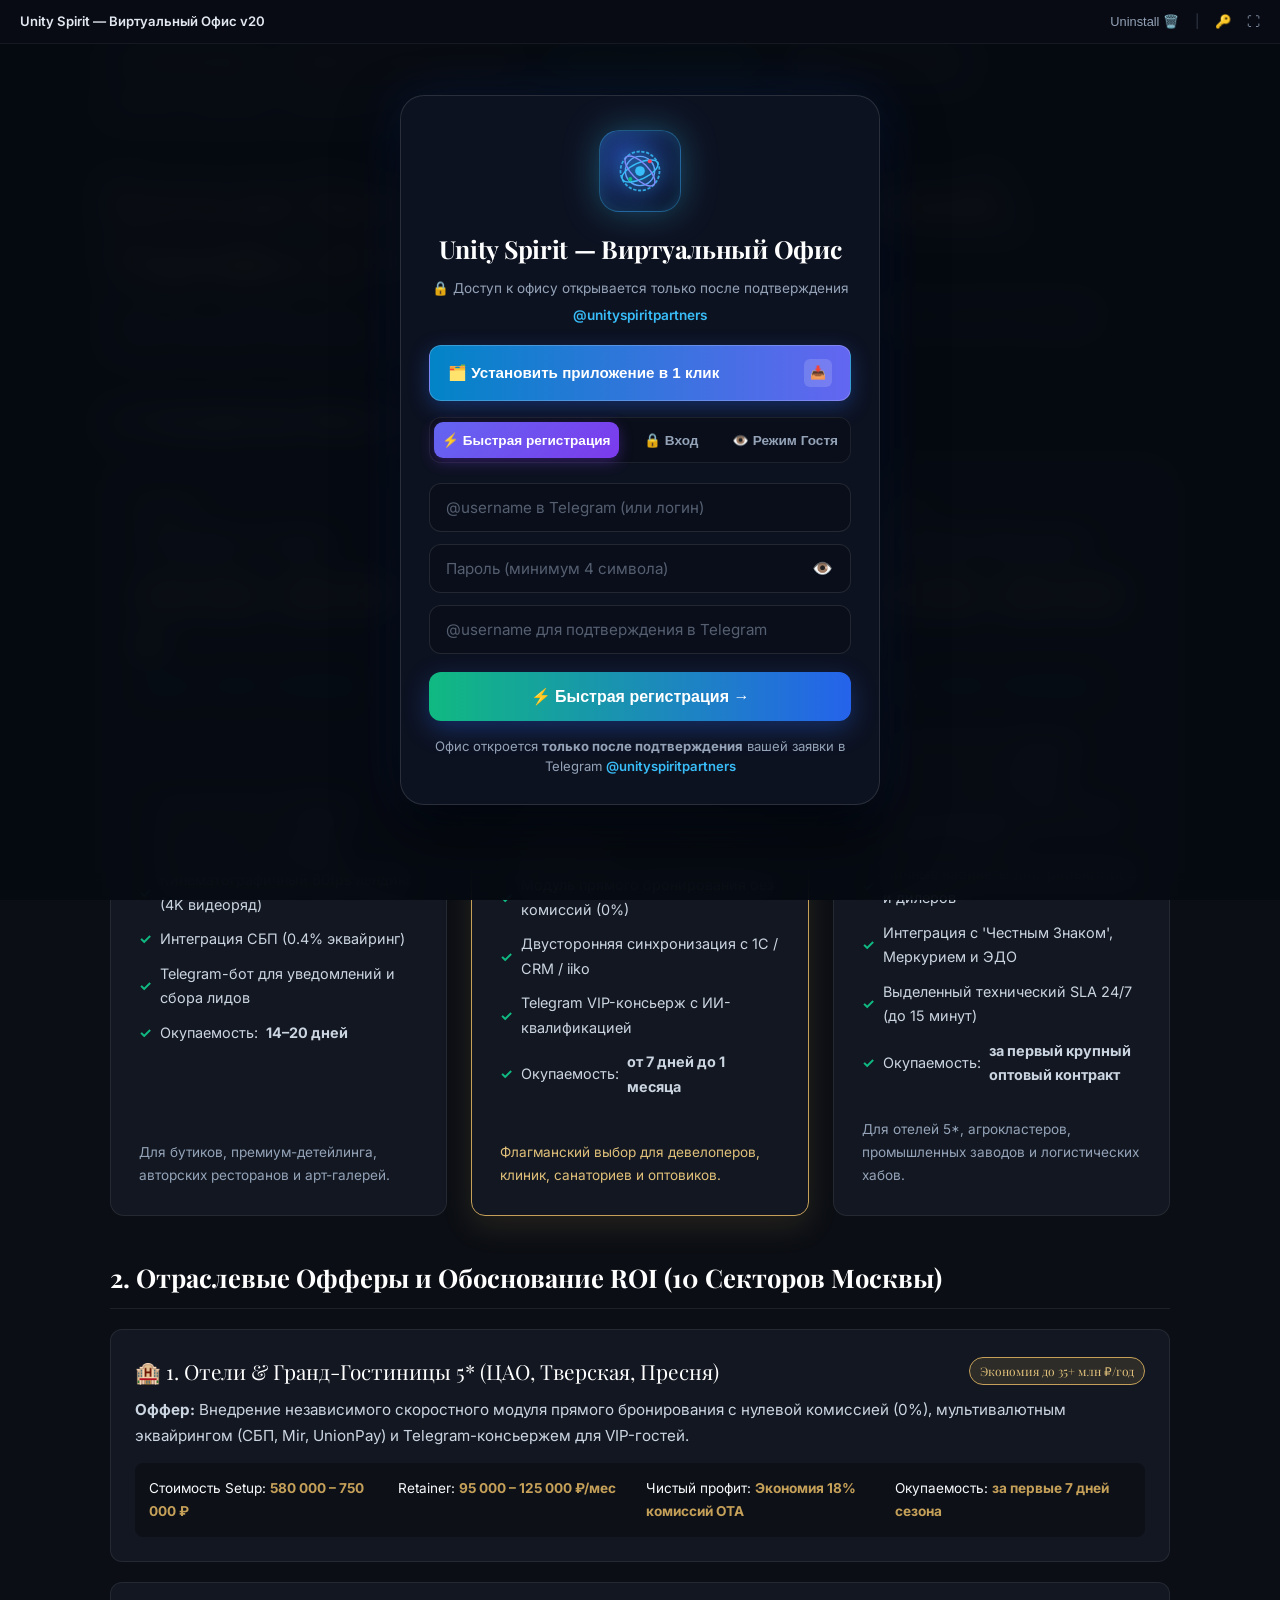
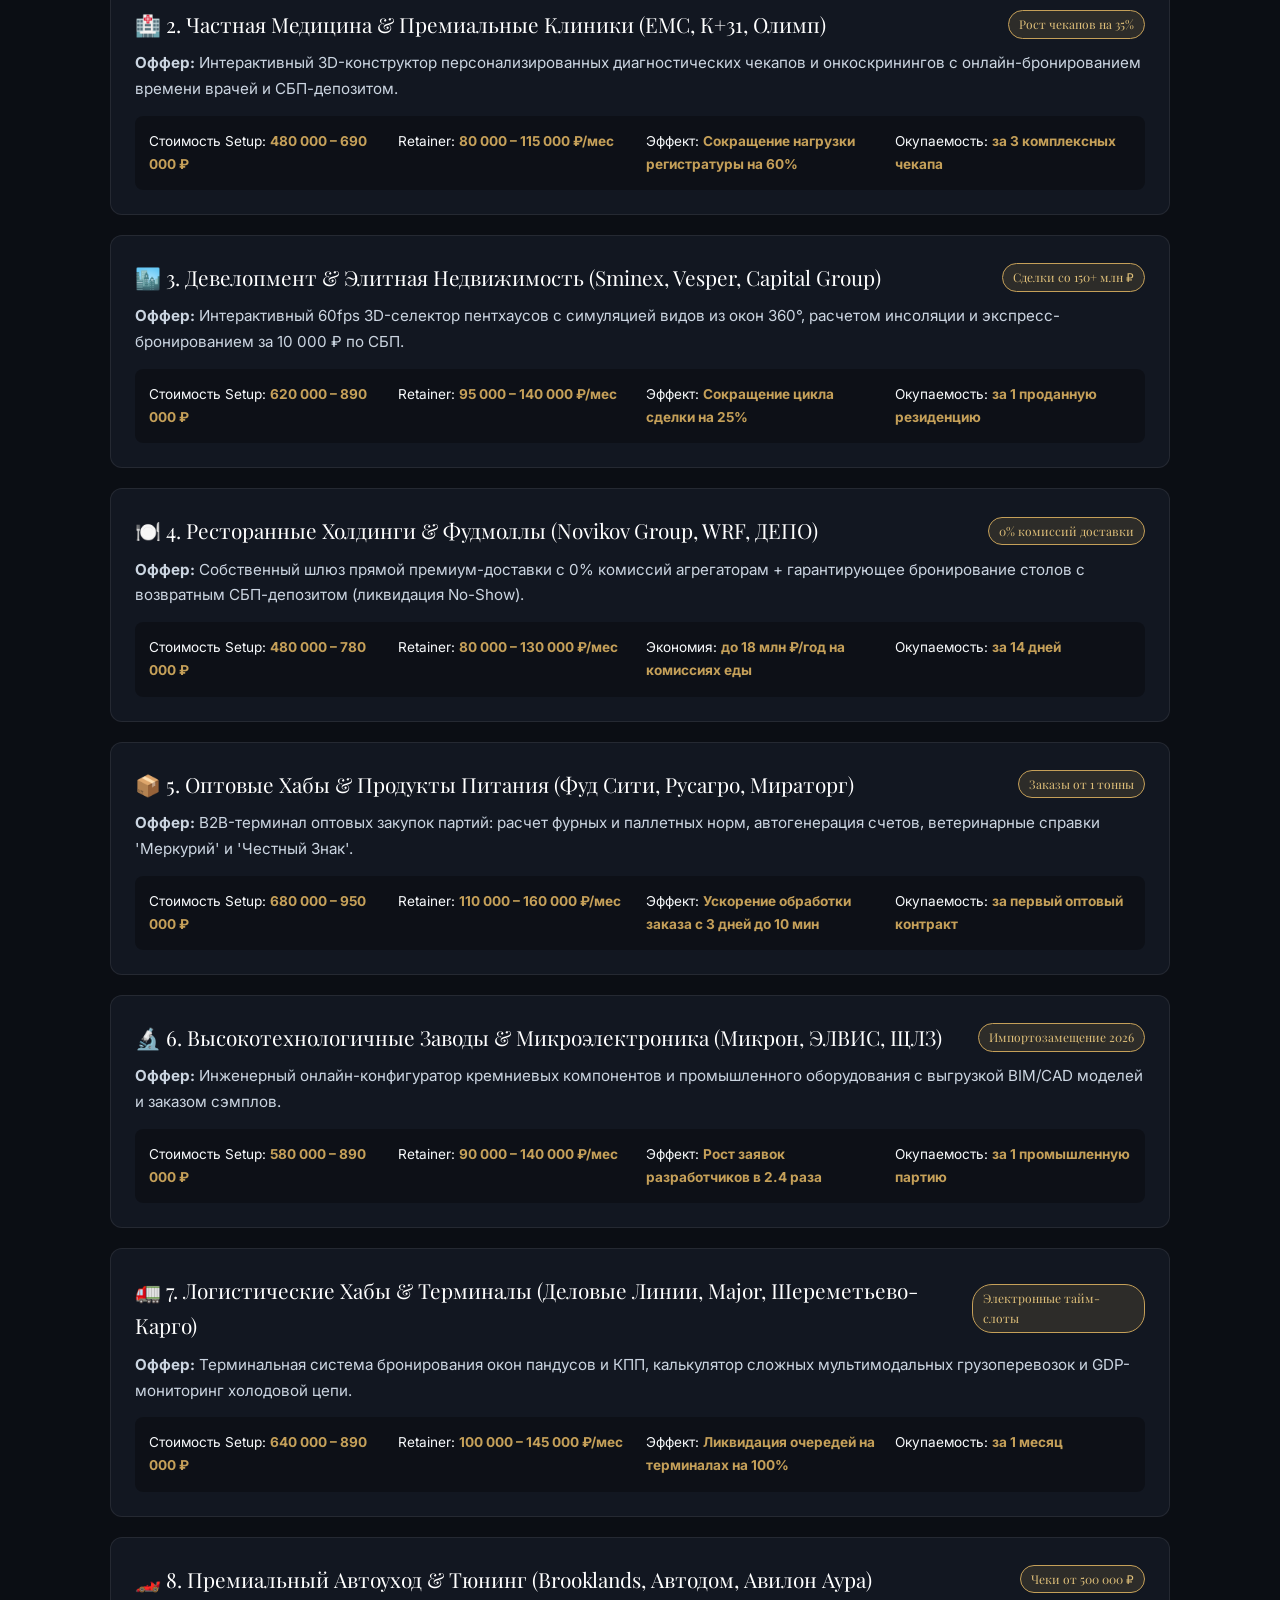
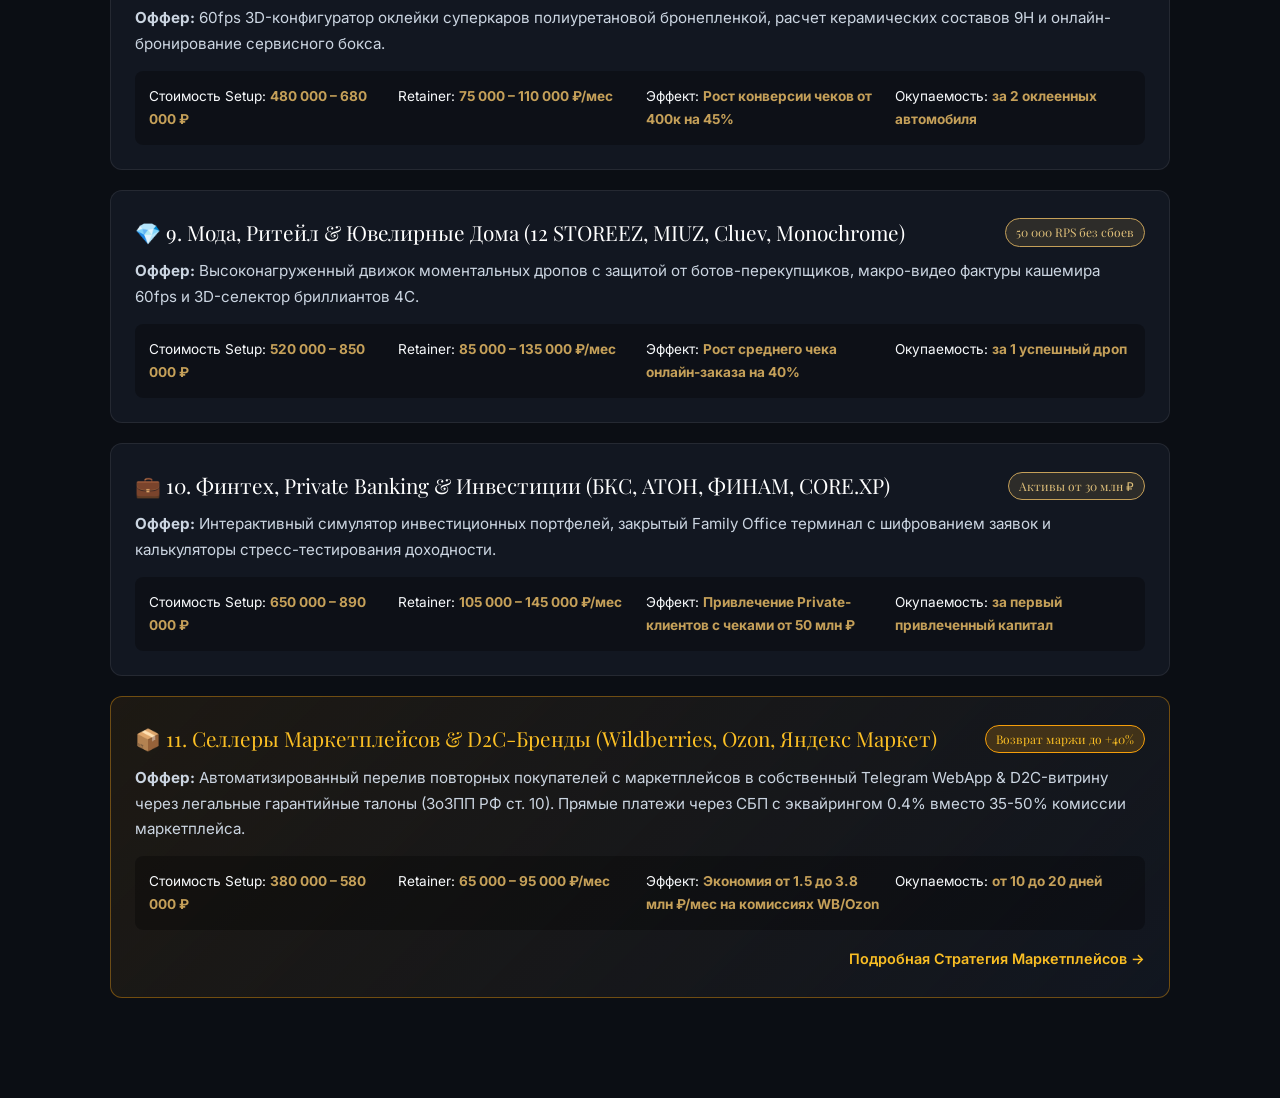
<file: Comprehensive_Pitches.html>
<!DOCTYPE html>
<html lang="ru">
<head>
<meta charset="UTF-8">
<meta name="viewport" content="width=device-width, initial-scale=1.0">
<title>Каталог КП, Конкурентные Тарифы & ROI в Москве | Глобал Плюс</title>
<link href="https://fonts.googleapis.com/css2?family=Playfair+Display:ital,wght@0,600;0,700;1,400&family=Inter:wght@300;400;500;600;700&display=swap" rel="stylesheet">
<link rel="stylesheet" href="hub-auth.css">
<style>
  :root {
    --bg-base: #0B0E14;
    --bg-surface: #121721;
    --bg-card: #18202E;
    --gold: #C5A059;
    --gold-light: #E0C07A;
    --red: #D32F2F;
    --green: #10B981;
    --white: #F8FAFC;
    --text-dim: #94A3B8;
    --border: rgba(197, 160, 89, 0.2);
    --border-card: rgba(255, 255, 255, 0.08);
  }
  * { margin: 0; padding: 0; box-sizing: border-box; }
  body {
    font-family: 'Inter', -apple-system, sans-serif;
    background: var(--bg-base);
    color: var(--white);
    padding: 40px 20px 80px;
    max-width: 1100px;
    margin: 0 auto;
    line-height: 1.7;
  }
  .top-nav {
    display: flex;
    justify-content: space-between;
    align-items: center;
    margin-bottom: 35px;
    padding-bottom: 20px;
    border-bottom: 1px solid var(--border-card);
    flex-wrap: wrap;
    gap: 12px;
  }
  .nav-btns {
    display: flex;
    gap: 10px;
  }
  .btn-back {
    display: inline-flex;
    align-items: center;
    gap: 8px;
    padding: 9px 18px;
    background: rgba(255,255,255,0.06);
    border: 1px solid var(--border-card);
    color: var(--gold);
    text-decoration: none;
    border-radius: 6px;
    font-weight: 600;
    font-size: 0.85rem;
    transition: all 0.2s;
  }
  .btn-back:hover {
    background: var(--gold);
    color: #000;
  }
  .btn-comp {
    background: rgba(16, 185, 129, 0.15);
    border: 1px solid rgba(16, 185, 129, 0.4);
    color: #6EE7B7;
  }
  .btn-comp:hover {
    background: #10B981;
    color: #000;
  }
  .brand-badge {
    font-size: 0.8rem;
    letter-spacing: 2px;
    text-transform: uppercase;
    color: var(--gold);
    font-weight: 700;
  }
  h1 {
    font-family: 'Playfair Display', serif;
    font-size: clamp(2.2rem, 4vw, 3rem);
    color: var(--gold);
    line-height: 1.2;
    margin-bottom: 12px;
  }
  h2 {
    font-family: 'Playfair Display', serif;
    font-size: 1.6rem;
    color: #fff;
    margin-top: 40px;
    margin-bottom: 20px;
    padding-bottom: 8px;
    border-bottom: 1px solid var(--border-card);
  }
  .pricing-grid {
    display: grid;
    grid-template-columns: repeat(auto-fit, minmax(310px, 1fr));
    gap: 24px;
    margin-bottom: 40px;
  }
  .price-card {
    background: var(--bg-surface);
    border: 1px solid var(--border-card);
    border-radius: 14px;
    padding: 28px;
    display: flex;
    flex-direction: column;
    justify-content: space-between;
  }
  .price-card.featured {
    border-color: var(--gold);
    box-shadow: 0 10px 30px rgba(197, 160, 89, 0.15);
  }
  .price-header {
    margin-bottom: 15px;
  }
  .price-tier {
    font-size: 0.8rem;
    text-transform: uppercase;
    letter-spacing: 1.5px;
    color: var(--gold);
    font-weight: 700;
  }
  .price-name {
    font-family: 'Playfair Display', serif;
    font-size: 1.4rem;
    color: #fff;
    margin: 4px 0 10px;
  }
  .price-val {
    font-size: 1.8rem;
    font-weight: 700;
    color: var(--gold-light);
  }
  .price-retainer {
    color: var(--green);
    font-size: 0.9rem;
    font-weight: 600;
    margin-top: 4px;
  }
  .price-features {
    list-style: none;
    margin: 20px 0;
    padding: 0;
  }
  .price-features li {
    font-size: 0.9rem;
    color: #CBD5E1;
    margin-bottom: 10px;
    display: flex;
    align-items: center;
    gap: 8px;
  }
  .price-features li::before {
    content: '✓';
    color: var(--green);
    font-weight: 700;
  }

  /* СЕКТОРАЛЬНЫЕ ОФФЕРЫ */
  .sector-card {
    background: var(--bg-surface);
    border: 1px solid var(--border-card);
    border-radius: 12px;
    padding: 24px;
    margin-bottom: 20px;
  }
  .sector-title {
    font-family: 'Playfair Display', serif;
    font-size: 1.3rem;
    color: #fff;
    margin-bottom: 8px;
    display: flex;
    align-items: center;
    justify-content: space-between;
  }
  .sector-badge {
    font-size: 0.75rem;
    padding: 3px 10px;
    border-radius: 20px;
    background: rgba(197, 160, 89, 0.15);
    color: var(--gold-light);
    border: 1px solid var(--gold);
  }
  .sector-desc {
    color: #CBD5E1;
    font-size: 0.95rem;
    margin-bottom: 14px;
  }
  .sector-metrics {
    display: grid;
    grid-template-columns: repeat(auto-fit, minmax(200px, 1fr));
    gap: 12px;
    background: rgba(0,0,0,0.3);
    padding: 14px;
    border-radius: 8px;
    font-size: 0.85rem;
  }
  .metric-item strong {
    color: var(--gold);
  }
</style>
</head>
<body>

<div class="top-nav">
  <div class="nav-btns">
    <a href="index.html" class="btn-back">&larr; В Центр Продаж</a>
    <a href="Marketplaces_Strategy.html" class="btn-back" style="border-color:#F59E0B; color:#FBBF24;">📦 Стратегия Маркетплейсов</a>
    <a href="Competitors_Analysis.html" class="btn-back btn-comp">⚔️ Сравнить с Конкурентами</a>
    <a href="Leads_List.html" class="btn-back">📋 База 100 Компаний</a>
  </div>
  <span class="brand-badge">КАТАЛОГ ОФФЕРОВ • МОСКВА 2026</span>
</div>

<h1>Каталог Коммерческих Предложений, Тарифы & Обоснование ROI</h1>
<p style="color: var(--text-dim); font-size: 1.05rem; margin-bottom: 35px;">
  Прайс-листы внедрения (Setup), ежемесячного развития (Retainer) и детальный расчет окупаемости под 10 ключевых отраслей Москвы и Московской агломерации.
</p>

<!-- БАЗОВАЯ СЕТКА ТАРИФОВ -->
<h2>1. Стандартные Пакеты Внедрения в Москве</h2>

<div class="pricing-grid">

  <!-- ТАРИФ 1 -->
  <div class="price-card">
    <div class="price-header">
      <div class="price-tier">Пакет 1</div>
      <div class="price-name">«Экспресс-Старт»</div>
      <div class="price-val">240 000 – 380 000 ₽</div>
      <div class="price-retainer">Retainer: 45 000 – 65 000 ₽/мес</div>
    </div>
    <ul class="price-features">
      <li>Срок прототипа: <strong>48 часов</strong></li>
      <li>Боевой релиз: <strong>до 7 дней</strong></li>
      <li>Кинематографичный 60fps лендинг (4K видеоряд)</li>
      <li>Интеграция СБП (0.4% эквайринг)</li>
      <li>Telegram-бот для уведомлений и сбора лидов</li>
      <li>Окупаемость: <strong>14–20 дней</strong></li>
    </ul>
    <p style="font-size:0.85rem; color:var(--text-dim);">Для бутиков, премиум-детейлинга, авторских ресторанов и арт-галерей.</p>
  </div>

  <!-- ТАРИФ 2 -->
  <div class="price-card featured">
    <div class="price-header">
      <div class="price-tier">Пакет 2 (Хит Москвы)</div>
      <div class="price-name">«Бизнес Экспансия»</div>
      <div class="price-val">480 000 – 690 000 ₽</div>
      <div class="price-retainer">Retainer: 80 000 – 115 000 ₽/мес</div>
    </div>
    <ul class="price-features">
      <li>Срок прототипа: <strong>48 часов</strong></li>
      <li>Боевой релиз: <strong>10–14 дней</strong></li>
      <li>Интерактивные 3D-конфигураторы / шахматки</li>
      <li>Модуль прямого бронирования без комиссий (0%)</li>
      <li>Двусторонняя синхронизация с 1С / CRM / iiko</li>
      <li>Telegram VIP-консьерж с ИИ-квалификацией</li>
      <li>Окупаемость: <strong>от 7 дней до 1 месяца</strong></li>
    </ul>
    <p style="font-size:0.85rem; color:var(--gold-light);">Флагманский выбор для девелоперов, клиник, санаториев и оптовиков.</p>
  </div>

  <!-- ТАРИФ 3 -->
  <div class="price-card">
    <div class="price-header">
      <div class="price-tier">Пакет 3</div>
      <div class="price-name">«Enterprise Флагман»</div>
      <div class="price-val">750 000 – 950 000 ₽</div>
      <div class="price-retainer">Retainer: 125 000 – 160 000 ₽/мес</div>
    </div>
    <ul class="price-features">
      <li>Срок прототипа: <strong>48 часов</strong></li>
      <li>Боевой релиз: <strong>14–21 день</strong></li>
      <li>Высоконагруженный B2B-портал оптовых поставок</li>
      <li>Личные кабинеты дистрибьюторов и дилеров</li>
      <li>Интеграция с 'Честным Знаком', Меркурием и ЭДО</li>
      <li>Выделенный технический SLA 24/7 (до 15 минут)</li>
      <li>Окупаемость: <strong>за первый крупный оптовый контракт</strong></li>
    </ul>
    <p style="font-size:0.85rem; color:var(--text-dim);">Для отелей 5*, агрокластеров, промышленных заводов и логистических хабов.</p>
  </div>

</div>

<!-- ОТРАСЛЕВЫЕ ОФФЕРЫ -->
<h2>2. Отраслевые Офферы и Обоснование ROI (10 Секторов Москвы)</h2>

<!-- СЕКТОР 1 -->
<div class="sector-card">
  <div class="sector-title">
    <span>🏨 1. Отели & Гранд-Гостиницы 5* (ЦАО, Тверская, Пресня)</span>
    <span class="sector-badge">Экономия до 35+ млн ₽/год</span>
  </div>
  <p class="sector-desc">
    <strong>Оффер:</strong> Внедрение независимого скоростного модуля прямого бронирования с нулевой комиссией (0%), мультивалютным эквайрингом (СБП, Mir, UnionPay) и Telegram-консьержем для VIP-гостей.
  </p>
  <div class="sector-metrics">
    <div class="metric-item">Стоимость Setup: <strong>580 000 – 750 000 ₽</strong></div>
    <div class="metric-item">Retainer: <strong>95 000 – 125 000 ₽/мес</strong></div>
    <div class="metric-item">Чистый профит: <strong>Экономия 18% комиссий OTA</strong></div>
    <div class="metric-item">Окупаемость: <strong>за первые 7 дней сезона</strong></div>
  </div>
</div>

<!-- СЕКТОР 2 -->
<div class="sector-card">
  <div class="sector-title">
    <span>🏥 2. Частная Медицина & Премиальные Клиники (ЕМС, К+31, Олимп)</span>
    <span class="sector-badge">Рост чекапов на 35%</span>
  </div>
  <p class="sector-desc">
    <strong>Оффер:</strong> Интерактивный 3D-конструктор персонализированных диагностических чекапов и онкоскринингов с онлайн-бронированием времени врачей и СБП-депозитом.
  </p>
  <div class="sector-metrics">
    <div class="metric-item">Стоимость Setup: <strong>480 000 – 690 000 ₽</strong></div>
    <div class="metric-item">Retainer: <strong>80 000 – 115 000 ₽/мес</strong></div>
    <div class="metric-item">Эффект: <strong>Сокращение нагрузки регистратуры на 60%</strong></div>
    <div class="metric-item">Окупаемость: <strong>за 3 комплексных чекапа</strong></div>
  </div>
</div>

<!-- СЕКТОР 3 -->
<div class="sector-card">
  <div class="sector-title">
    <span>🏙️ 3. Девелопмент & Элитная Недвижимость (Sminex, Vesper, Capital Group)</span>
    <span class="sector-badge">Сделки со 150+ млн ₽</span>
  </div>
  <p class="sector-desc">
    <strong>Оффер:</strong> Интерактивный 60fps 3D-селектор пентхаусов с симуляцией видов из окон 360°, расчетом инсоляции и экспресс-бронированием за 10 000 ₽ по СБП.
  </p>
  <div class="sector-metrics">
    <div class="metric-item">Стоимость Setup: <strong>620 000 – 890 000 ₽</strong></div>
    <div class="metric-item">Retainer: <strong>95 000 – 140 000 ₽/мес</strong></div>
    <div class="metric-item">Эффект: <strong>Сокращение цикла сделки на 25%</strong></div>
    <div class="metric-item">Окупаемость: <strong>за 1 проданную резиденцию</strong></div>
  </div>
</div>

<!-- СЕКТОР 4 -->
<div class="sector-card">
  <div class="sector-title">
    <span>🍽️ 4. Ресторанные Холдинги & Фудмоллы (Novikov Group, WRF, ДЕПО)</span>
    <span class="sector-badge">0% комиссий доставки</span>
  </div>
  <p class="sector-desc">
    <strong>Оффер:</strong> Собственный шлюз прямой премиум-доставки с 0% комиссий агрегаторам + гарантирующее бронирование столов с возвратным СБП-депозитом (ликвидация No-Show).
  </p>
  <div class="sector-metrics">
    <div class="metric-item">Стоимость Setup: <strong>480 000 – 780 000 ₽</strong></div>
    <div class="metric-item">Retainer: <strong>80 000 – 130 000 ₽/мес</strong></div>
    <div class="metric-item">Экономия: <strong>до 18 млн ₽/год на комиссиях еды</strong></div>
    <div class="metric-item">Окупаемость: <strong>за 14 дней</strong></div>
  </div>
</div>

<!-- СЕКТОР 5 -->
<div class="sector-card">
  <div class="sector-title">
    <span>📦 5. Оптовые Хабы & Продукты Питания (Фуд Сити, Русагро, Мираторг)</span>
    <span class="sector-badge">Заказы от 1 тонны</span>
  </div>
  <p class="sector-desc">
    <strong>Оффер:</strong> B2B-терминал оптовых закупок партий: расчет фурных и паллетных норм, автогенерация счетов, ветеринарные справки 'Меркурий' и 'Честный Знак'.
  </p>
  <div class="sector-metrics">
    <div class="metric-item">Стоимость Setup: <strong>680 000 – 950 000 ₽</strong></div>
    <div class="metric-item">Retainer: <strong>110 000 – 160 000 ₽/мес</strong></div>
    <div class="metric-item">Эффект: <strong>Ускорение обработки заказа с 3 дней до 10 мин</strong></div>
    <div class="metric-item">Окупаемость: <strong>за первый оптовый контракт</strong></div>
  </div>
</div>

<!-- СЕКТОР 6 -->
<div class="sector-card">
  <div class="sector-title">
    <span>🔬 6. Высокотехнологичные Заводы & Микроэлектроника (Микрон, ЭЛВИС, ЩЛЗ)</span>
    <span class="sector-badge">Импортозамещение 2026</span>
  </div>
  <p class="sector-desc">
    <strong>Оффер:</strong> Инженерный онлайн-конфигуратор кремниевых компонентов и промышленного оборудования с выгрузкой BIM/CAD моделей и заказом сэмплов.
  </p>
  <div class="sector-metrics">
    <div class="metric-item">Стоимость Setup: <strong>580 000 – 890 000 ₽</strong></div>
    <div class="metric-item">Retainer: <strong>90 000 – 140 000 ₽/мес</strong></div>
    <div class="metric-item">Эффект: <strong>Рост заявок разработчиков в 2.4 раза</strong></div>
    <div class="metric-item">Окупаемость: <strong>за 1 промышленную партию</strong></div>
  </div>
</div>

<!-- СЕКТОР 7 -->
<div class="sector-card">
  <div class="sector-title">
    <span>🚛 7. Логистические Хабы & Терминалы (Деловые Линии, Major, Шереметьево-Карго)</span>
    <span class="sector-badge">Электронные тайм-слоты</span>
  </div>
  <p class="sector-desc">
    <strong>Оффер:</strong> Терминальная система бронирования окон пандусов и КПП, калькулятор сложных мультимодальных грузоперевозок и GDP-мониторинг холодовой цепи.
  </p>
  <div class="sector-metrics">
    <div class="metric-item">Стоимость Setup: <strong>640 000 – 890 000 ₽</strong></div>
    <div class="metric-item">Retainer: <strong>100 000 – 145 000 ₽/мес</strong></div>
    <div class="metric-item">Эффект: <strong>Ликвидация очередей на терминалах на 100%</strong></div>
    <div class="metric-item">Окупаемость: <strong>за 1 месяц</strong></div>
  </div>
</div>

<!-- СЕКТОР 8 -->
<div class="sector-card">
  <div class="sector-title">
    <span>🏎️ 8. Премиальный Автоуход & Тюнинг (Brooklands, Автодом, Авилон Аура)</span>
    <span class="sector-badge">Чеки от 500 000 ₽</span>
  </div>
  <p class="sector-desc">
    <strong>Оффер:</strong> 60fps 3D-конфигуратор оклейки суперкаров полиуретановой бронепленкой, расчет керамических составов 9H и онлайн-бронирование сервисного бокса.
  </p>
  <div class="sector-metrics">
    <div class="metric-item">Стоимость Setup: <strong>480 000 – 680 000 ₽</strong></div>
    <div class="metric-item">Retainer: <strong>75 000 – 110 000 ₽/мес</strong></div>
    <div class="metric-item">Эффект: <strong>Рост конверсии чеков от 400к на 45%</strong></div>
    <div class="metric-item">Окупаемость: <strong>за 2 оклеенных автомобиля</strong></div>
  </div>
</div>

<!-- СЕКТОР 9 -->
<div class="sector-card">
  <div class="sector-title">
    <span>💎 9. Мода, Ритейл & Ювелирные Дома (12 STOREEZ, MIUZ, Cluev, Monochrome)</span>
    <span class="sector-badge">50 000 RPS без сбоев</span>
  </div>
  <p class="sector-desc">
    <strong>Оффер:</strong> Высоконагруженный движок моментальных дропов с защитой от ботов-перекупщиков, макро-видео фактуры кашемира 60fps и 3D-селектор бриллиантов 4C.
  </p>
  <div class="sector-metrics">
    <div class="metric-item">Стоимость Setup: <strong>520 000 – 850 000 ₽</strong></div>
    <div class="metric-item">Retainer: <strong>85 000 – 135 000 ₽/мес</strong></div>
    <div class="metric-item">Эффект: <strong>Рост среднего чека онлайн-заказа на 40%</strong></div>
    <div class="metric-item">Окупаемость: <strong>за 1 успешный дроп</strong></div>
  </div>
</div>

<!-- СЕКТОР 10 -->
<div class="sector-card">
  <div class="sector-title">
    <span>💼 10. Финтех, Private Banking & Инвестиции (БКС, АТОН, ФИНАМ, CORE.XP)</span>
    <span class="sector-badge">Активы от 30 млн ₽</span>
  </div>
  <p class="sector-desc">
    <strong>Оффер:</strong> Интерактивный симулятор инвестиционных портфелей, закрытый Family Office терминал с шифрованием заявок и калькуляторы стресс-тестирования доходности.
  </p>
  <div class="sector-metrics">
    <div class="metric-item">Стоимость Setup: <strong>650 000 – 890 000 ₽</strong></div>
    <div class="metric-item">Retainer: <strong>105 000 – 145 000 ₽/мес</strong></div>
    <div class="metric-item">Эффект: <strong>Привлечение Private-клиентов с чеками от 50 млн ₽</strong></div>
    <div class="metric-item">Окупаемость: <strong>за первый привлеченный капитал</strong></div>
  </div>
</div>

<!-- СЕКТОР 11: СЕЛЛЕРЫ МАРКЕТПЛЕЙСОВ & D2C -->
<div class="sector-card" style="border-color: rgba(245, 158, 11, 0.4); background: linear-gradient(135deg, rgba(245, 158, 11, 0.08) 0%, rgba(18, 23, 33, 0.95) 100%);">
  <div class="sector-title">
    <span style="color: #FBBF24;">📦 11. Селлеры Маркетплейсов & D2C-Бренды (Wildberries, Ozon, Яндекс Маркет)</span>
    <span class="sector-badge" style="background: rgba(245, 158, 11, 0.2); color: #FBBF24; border-color: #F59E0B;">Возврат маржи до +40%</span>
  </div>
  <p class="sector-desc">
    <strong>Оффер:</strong> Автоматизированный перелив повторных покупателей с маркетплейсов в собственный Telegram WebApp & D2C-витрину через легальные гарантийные талоны (ЗоЗПП РФ ст. 10). Прямые платежи через СБП с эквайрингом 0.4% вместо 35-50% комиссии маркетплейса.
  </p>
  <div class="sector-metrics">
    <div class="metric-item">Стоимость Setup: <strong>380 000 – 580 000 ₽</strong></div>
    <div class="metric-item">Retainer: <strong>65 000 – 95 000 ₽/мес</strong></div>
    <div class="metric-item">Эффект: <strong>Экономия от 1.5 до 3.8 млн ₽/мес на комиссиях WB/Ozon</strong></div>
    <div class="metric-item">Окупаемость: <strong>от 10 до 20 дней</strong></div>
  </div>
  <div style="margin-top: 15px; text-align: right;">
    <a href="Marketplaces_Strategy.html" style="color: #FBBF24; font-weight: 600; text-decoration: none; font-size: 0.9rem;">Подробная Стратегия Маркетплейсов &rarr;</a>
  </div>
</div>

<script src="hub-auth.js"></script>
</body>
</html>
</file>
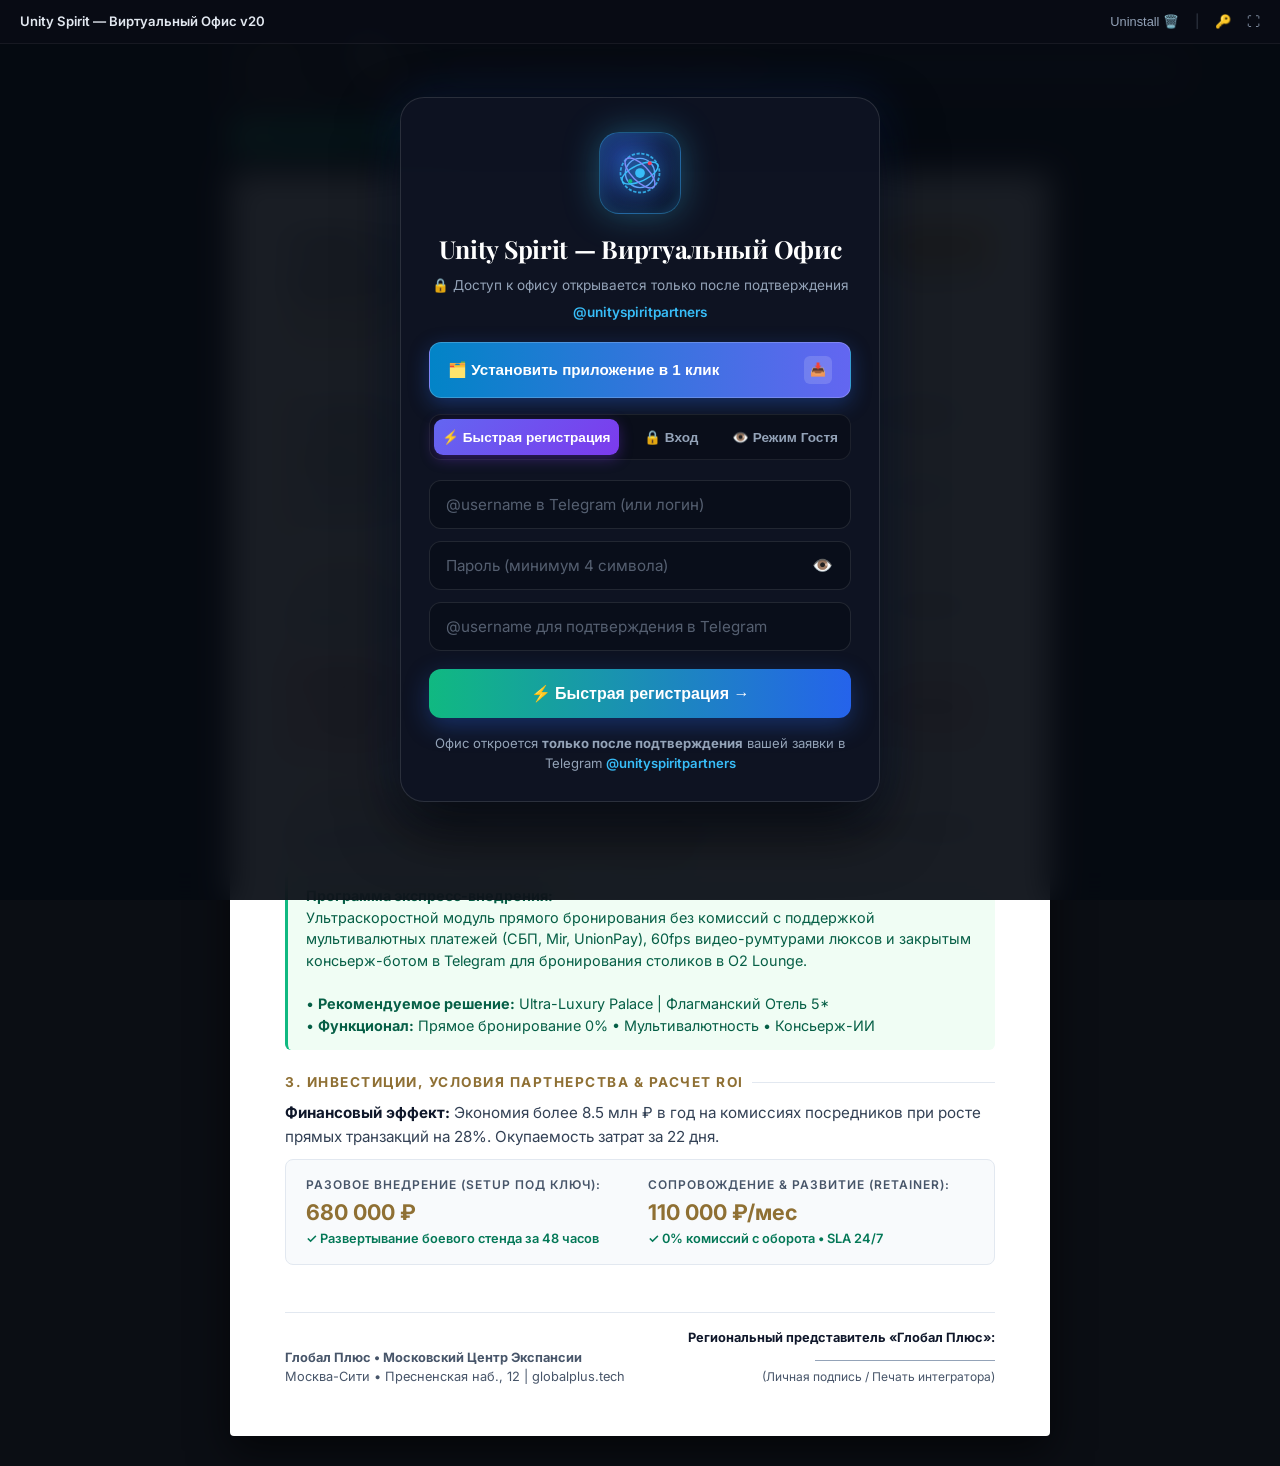
<file: Dynamic_One_Pager.html>
<!DOCTYPE html>
<html lang="ru">
<head>
<meta charset="UTF-8">
<meta name="viewport" content="width=device-width, initial-scale=1.0">
<title>Стратегический Меморандум А4 | Глобал Плюс Москва</title>
<link href="https://fonts.googleapis.com/css2?family=Playfair+Display:ital,wght@0,600;0,700;1,400&family=Inter:wght@300;400;500;600;700&display=swap" rel="stylesheet">
<link rel="stylesheet" href="hub-auth.css">
<style>
    :root {
        --gold: #C5A059;
        --gold-dark: #8F7034;
        --text-dark: #0F172A;
        --text-muted: #475569;
        --bg-gray: #F8FAFC;
        --border-color: #E2E8F0;
        --accent-red: #B91C1C;
        --accent-green: #047857;
    }
    * { margin: 0; padding: 0; box-sizing: border-box; }
    body {
        font-family: 'Inter', -apple-system, sans-serif;
        background: #0B0E14;
        color: var(--text-dark);
        line-height: 1.5;
        padding: 30px 20px;
    }
    .top-actions {
        max-width: 820px;
        margin: 0 auto 20px;
        display: flex;
        justify-content: space-between;
        align-items: center;
        flex-wrap: wrap;
        gap: 12px;
    }
    .action-links {
        display: flex;
        gap: 10px;
        align-items: center;
    }
    .btn-action-nav {
        display: inline-flex;
        align-items: center;
        gap: 6px;
        color: #C5A059;
        text-decoration: none;
        font-size: 0.85rem;
        font-weight: 600;
        padding: 8px 16px;
        background: rgba(255,255,255,0.06);
        border: 1px solid rgba(197, 160, 89, 0.3);
        border-radius: 6px;
        transition: 0.2s;
    }
    .btn-action-nav:hover {
        background: #C5A059;
        color: #000;
    }
    .btn-print {
        background: #10B981;
        color: #000;
        border: none;
        cursor: pointer;
    }
    .btn-print:hover {
        background: #34D399;
    }
    .lead-picker-pager {
        background: #18202E;
        color: #E0C07A;
        border: 1px solid rgba(197, 160, 89, 0.4);
        padding: 6px 12px;
        border-radius: 6px;
        font-size: 0.85rem;
        outline: none;
        cursor: pointer;
    }

    /* А4 ЛИСТ */
    .page-a4 {
        width: 820px;
        min-height: 1140px;
        margin: 0 auto;
        background: #FFFFFF;
        padding: 50px 55px;
        box-shadow: 0 15px 40px rgba(0,0,0,0.6);
        border-radius: 4px;
        position: relative;
        display: flex;
        flex-direction: column;
        justify-content: space-between;
    }

    /* ШАПКА ДОКУМЕНТА */
    .header-memo {
        border-bottom: 2px solid var(--gold);
        padding-bottom: 20px;
        margin-bottom: 25px;
        display: flex;
        justify-content: space-between;
        align-items: flex-start;
    }
    .brand-title {
        font-family: 'Playfair Display', serif;
        font-size: 1.6rem;
        font-weight: 700;
        color: #0F172A;
        letter-spacing: -0.5px;
    }
    .brand-sub {
        font-size: 0.75rem;
        text-transform: uppercase;
        letter-spacing: 2px;
        color: var(--gold-dark);
        font-weight: 700;
        margin-top: 4px;
    }
    .memo-status {
        text-align: right;
    }
    .status-badge {
        display: inline-block;
        background: #FEF3C7;
        color: #92400E;
        border: 1px solid #F59E0B;
        font-size: 0.7rem;
        font-weight: 700;
        text-transform: uppercase;
        padding: 4px 10px;
        border-radius: 4px;
        letter-spacing: 1px;
    }
    .doc-date {
        font-size: 0.75rem;
        color: var(--text-muted);
        margin-top: 5px;
    }

    /* АДРЕСАТ */
    .client-card {
        background: var(--bg-gray);
        border: 1px solid var(--border-color);
        border-left: 4px solid var(--gold);
        padding: 16px 20px;
        border-radius: 0 8px 8px 0;
        margin-bottom: 25px;
    }
    .client-target {
        font-size: 0.8rem;
        color: var(--text-muted);
        text-transform: uppercase;
        letter-spacing: 1px;
        font-weight: 600;
    }
    .client-name {
        font-family: 'Playfair Display', serif;
        font-size: 1.4rem;
        font-weight: 700;
        color: #0F172A;
        margin: 4px 0 2px;
    }
    .client-meta {
        font-size: 0.85rem;
        color: var(--text-muted);
    }

    /* СЕКЦИИ МЕМОРАНДУМА */
    .memo-section {
        margin-bottom: 22px;
    }
    .sec-heading {
        font-size: 0.85rem;
        text-transform: uppercase;
        letter-spacing: 1.5px;
        color: var(--gold-dark);
        font-weight: 700;
        margin-bottom: 8px;
        display: flex;
        align-items: center;
        gap: 8px;
    }
    .sec-heading::after {
        content: '';
        flex: 1;
        height: 1px;
        background: #E2E8F0;
    }
    .sec-body {
        font-size: 0.95rem;
        color: #334155;
        line-height: 1.6;
    }
    .sec-body strong {
        color: #0F172A;
    }
    .callout-box {
        padding: 14px 18px;
        border-radius: 6px;
        font-size: 0.9rem;
        margin-top: 8px;
    }
    .callout-red {
        background: #FEF2F2;
        border-left: 3px solid #EF4444;
        color: #991B1B;
    }
    .callout-green {
        background: #F0FDF4;
        border-left: 3px solid #10B981;
        color: #065F46;
    }

    /* ФИНАНСОВЫЙ БЛОК */
    .pricing-table-a4 {
        display: grid;
        grid-template-columns: 1fr 1fr;
        gap: 15px;
        background: #F8FAFC;
        border: 1px solid var(--border-color);
        border-radius: 8px;
        padding: 16px 20px;
        margin-top: 10px;
    }
    .pricing-item .lbl {
        font-size: 0.75rem;
        text-transform: uppercase;
        letter-spacing: 1px;
        color: var(--text-muted);
        font-weight: 600;
    }
    .pricing-item .val {
        font-size: 1.35rem;
        font-weight: 700;
        color: var(--gold-dark);
        margin-top: 2px;
    }
    .pricing-item .note {
        font-size: 0.8rem;
        color: var(--accent-green);
        font-weight: 600;
    }

    /* ПОДВАЛ И ПОДПИСЬ */
    .memo-footer {
        border-top: 1px solid var(--border-color);
        padding-top: 15px;
        margin-top: 25px;
        display: flex;
        justify-content: space-between;
        align-items: flex-end;
        font-size: 0.8rem;
        color: var(--text-muted);
    }
    .sign-block {
        text-align: right;
    }
    .sign-title {
        font-weight: 700;
        color: #0F172A;
    }
    .sign-line {
        margin-top: 8px;
        border-bottom: 1px solid #94A3B8;
        width: 180px;
        display: inline-block;
    }

    /* СТИЛИ ДЛЯ ПЕЧАТИ */
    @media print {
        body {
            background: #fff;
            padding: 0;
        }
        .top-actions {
            display: none !important;
        }
        .page-a4 {
            box-shadow: none;
            padding: 40px 45px;
            width: 100%;
            min-height: auto;
        }
    }
</style>
</head>
<body>

<div class="top-actions">
    <div class="action-links">
        <a href="Leads_List.html" class="btn-action-nav">&larr; В Базу 100 Компаний</a>
        <a href="#" id="deckLink" class="btn-action-nav">📊 Слайды iPad</a>
        <select id="pagerLeadPicker" class="lead-picker-pager" onchange="switchLead(this.value)"></select>
    </div>
    <button class="btn-action-nav btn-print" onclick="window.print()">🖨️ Печать / Сохранить в PDF</button>
</div>

<div class="page-a4">
    <div>
        <!-- ШАПКА -->
        <div class="header-memo">
            <div>
                <div class="brand-title">ГЛОБАЛ ПЛЮС &times; GLOBAL TEAM PARTNERS</div>
                <div class="brand-sub">Штаб Цифровой Экспансии &bull; Московское Представительство</div>
            </div>
            <div class="memo-status">
                <span class="status-badge">СТРАТЕГИЧЕСКИЙ МЕМОРАНДУМ</span>
                <div class="doc-date" id="pDate">Октябрь 2026 г. &bull; Конфиденциально</div>
            </div>
        </div>

        <!-- АДРЕСАТ -->
        <div class="client-card">
            <div class="client-target" id="pPersona">ВНИМАНИЮ РУКОВОДСТВА ПРЕДПРИЯТИЯ</div>
            <div class="client-name" id="pName">Название Организации</div>
            <div class="client-meta" id="pMeta">Локация • Отрасль • Контактные данные</div>
        </div>

        <!-- СЕКЦИЯ 1: ДИАГНОСТИКА ПОТЕРЬ -->
        <div class="memo-section">
            <div class="sec-heading">1. Экспресс-Аудит Скрытых Финансовых Потерь</div>
            <div class="sec-body" id="pPainSummary">
                В ходе исследования клиентского пути и цифровой инфраструктуры предприятия выявлены ключевые узкие горлышки, приводящие к регулярной потере маржинальности:
            </div>
            <div class="callout-box callout-red" id="pPainDetails">
                Загрузка аналитических данных...
            </div>
        </div>

        <!-- СЕКЦИЯ 2: РЕШЕНИЕ ЗА 48 ЧАСОВ -->
        <div class="memo-section">
            <div class="sec-heading">2. Инженерное Решение «Глобал Плюс» (Запуск за 48 часов)</div>
            <div class="sec-body">
                Для ликвидации выявленных потерь подготовлен действующий прототип B2B/B2C цифровой платформы прямого сбыта без комиссий посредников:
            </div>
            <div class="callout-box callout-green" id="pTrojanDetails">
                Загрузка оффера троянского коня...
            </div>
        </div>

        <!-- СЕКЦИЯ 3: ФИНАНСОВАЯ МОДЕЛЬ & ROI -->
        <div class="memo-section">
            <div class="sec-heading">3. Инвестиции, Условия Партнерства & Расчет ROI</div>
            <div class="sec-body" id="pRoiDetails">
                Загрузка расчета окупаемости...
            </div>
            
            <div class="pricing-table-a4">
                <div class="pricing-item">
                    <div class="lbl">Разовое Внедрение (Setup под ключ):</div>
                    <div class="val" id="pPriceSetup">580 000 ₽</div>
                    <div class="note">✓ Развертывание боевого стенда за 48 часов</div>
                </div>
                <div class="pricing-item">
                    <div class="lbl">Сопровождение & Развитие (Retainer):</div>
                    <div class="val" id="pPriceRetainer">95 000 ₽/мес</div>
                    <div class="note">✓ 0% комиссий с оборота &bull; SLA 24/7</div>
                </div>
            </div>
        </div>
    </div>

    <!-- ПОДВАЛ И ПОДПИСЬ -->
    <div class="memo-footer">
        <div>
            <div><strong>Глобал Плюс &bull; Московский Центр Экспансии</strong></div>
            <div>Москва-Сити &bull; Пресненская наб., 12 | globalplus.tech</div>
        </div>
        <div class="sign-block">
            <div class="sign-title">Региональный представитель «Глобал Плюс»:</div>
            <div class="sign-line"></div>
            <div style="font-size:0.75rem; margin-top:2px;">(Личная подпись / Печать интегратора)</div>
        </div>
    </div>
</div>

<script src="data.js"></script>
<script>
    const leads = typeof moscowLeads !== 'undefined' ? moscowLeads : [];
    const urlParams = new URLSearchParams(window.location.search);
    const leadId = urlParams.get('id');
    let currentLead = leads.find(x => x.id === leadId) || leads[0];

    const picker = document.getElementById('pagerLeadPicker');
    leads.forEach(l => {
        const opt = document.createElement('option');
        opt.value = l.id;
        opt.innerText = `${l.name} (${l.region})`;
        if (l.id === currentLead.id) opt.selected = true;
        picker.appendChild(opt);
    });

    function renderPager(lead) {
        document.getElementById('pPersona').innerText = `ВНИМАНИЮ: ${lead.target_persona.toUpperCase()}`;
        document.getElementById('pName').innerText = lead.name;
        document.getElementById('pMeta').innerText = `${lead.region} • ${lead.sector} • ${lead.contact_info}`;
        document.getElementById('pPainDetails').innerHTML = `<strong>Выявленная точка утечки выручки:</strong><br>${lead.pain_point}`;
        document.getElementById('pTrojanDetails').innerHTML = `<strong>Программа экспресс-внедрения:</strong><br>${lead.trojan_pitch}<br><br>• <strong>Рекомендуемое решение:</strong> ${lead.template_name}<br>• <strong>Функционал:</strong> ${lead.template_badge}`;
        document.getElementById('pRoiDetails').innerHTML = `<strong>Финансовый эффект:</strong> ${lead.roi_desc}`;
        document.getElementById('pPriceSetup').innerText = lead.price_setup;
        document.getElementById('pPriceRetainer').innerText = lead.price_retainer;

        document.getElementById('deckLink').href = `Dynamic_Pitch_Deck.html?id=${lead.id}`;
    }

    function switchLead(id) {
        currentLead = leads.find(x => x.id === id) || leads[0];
        window.history.replaceState(null, '', `?id=${currentLead.id}`);
        renderPager(currentLead);
    }

    renderPager(currentLead);
</script>

<script src="hub-auth.js"></script>
</body>
</html>
</file>
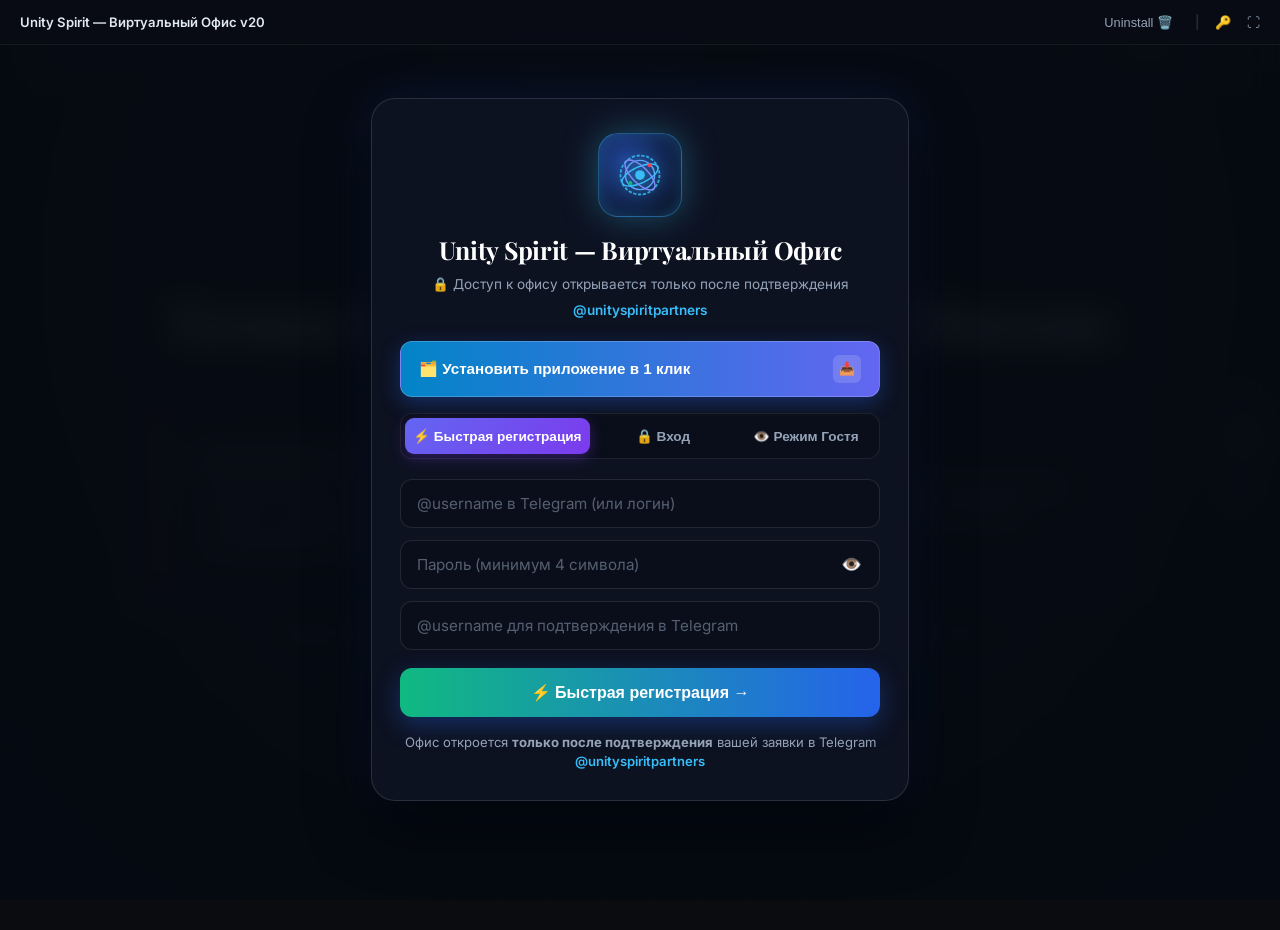
<file: Dynamic_Pitch_Deck.html>
<!DOCTYPE html>
<html lang="ru">
<head>
<meta charset="UTF-8">
<meta name="viewport" content="width=device-width, initial-scale=1.0">
<title>Интерактивная Презентация iPad | Глобал Плюс Москва</title>
<link href="https://fonts.googleapis.com/css2?family=Playfair+Display:ital,wght@0,600;0,700;1,400&family=Inter:wght@300;400;500;600;700&display=swap" rel="stylesheet">
<link rel="stylesheet" href="hub-auth.css">
<style>
    body {
        font-family: 'Inter', sans-serif;
        background: #0A0C10;
        color: #fff;
        margin: 0;
        overflow: hidden;
        user-select: none;
    }
    .watermark {
        position: fixed;
        top: 25px;
        left: 30px;
        font-family: 'Playfair Display', serif;
        font-size: 16px;
        letter-spacing: 2px;
        color: rgba(197, 160, 89, 0.6);
        z-index: 100;
        display: flex;
        align-items: center;
        gap: 15px;
    }
    .btn-exit {
        color: rgba(255,255,255,0.6);
        text-decoration: none;
        font-size: 12px;
        letter-spacing: 1px;
        text-transform: uppercase;
        border: 1px solid rgba(255,255,255,0.2);
        padding: 6px 14px;
        border-radius: 4px;
        transition: 0.2s;
    }
    .btn-exit:hover {
        color: #fff;
        border-color: #C5A059;
        background: rgba(197, 160, 89, 0.15);
    }
    .lead-picker {
        background: rgba(18, 23, 33, 0.85);
        border: 1px solid rgba(197, 160, 89, 0.4);
        color: #E0C07A;
        font-size: 12px;
        padding: 5px 12px;
        border-radius: 4px;
        outline: none;
        cursor: pointer;
    }
    .slide {
        width: 100vw;
        height: 100vh;
        display: flex;
        flex-direction: column;
        justify-content: center;
        align-items: center;
        text-align: center;
        padding: 40px 60px;
        box-sizing: border-box;
        position: absolute;
        top: 0;
        left: 0;
        opacity: 0;
        transform: translateY(30px);
        transition: all 0.6s cubic-bezier(0.16, 1, 0.3, 1);
        pointer-events: none;
        z-index: 10;
    }
    .slide.active {
        opacity: 1;
        transform: translateY(0);
        pointer-events: all;
    }
    .slide.prev {
        opacity: 0;
        transform: translateY(-30px);
    }

    h1 {
        font-family: 'Playfair Display', serif;
        font-size: clamp(2.2rem, 4.5vw, 3.8rem);
        color: #FFFFFF;
        margin: 15px 0 20px;
        line-height: 1.15;
        max-width: 1050px;
    }
    h2 {
        font-size: clamp(1.1rem, 2vw, 1.45rem);
        color: #C5A059;
        font-weight: 500;
        margin-bottom: 25px;
        max-width: 850px;
    }
    .pill-tag {
        display: inline-block;
        background: rgba(197, 160, 89, 0.15);
        border: 1px solid #C5A059;
        color: #E0C07A;
        padding: 6px 18px;
        border-radius: 20px;
        font-size: 0.85rem;
        letter-spacing: 2px;
        text-transform: uppercase;
        font-weight: 700;
        margin-bottom: 20px;
    }
    .body-text {
        font-size: clamp(1rem, 1.6vw, 1.25rem);
        color: #94A3B8;
        max-width: 880px;
        line-height: 1.7;
    }
    .body-text strong {
        color: #F8FAFC;
    }

    .card-box {
        background: rgba(18, 23, 33, 0.75);
        backdrop-filter: blur(12px);
        border: 1px solid rgba(255, 255, 255, 0.1);
        border-radius: 16px;
        padding: 35px 45px;
        margin-top: 30px;
        max-width: 880px;
        text-align: left;
    }
    .card-box.red-border {
        border-left: 5px solid #EF4444;
    }
    .card-box.green-border {
        border-left: 5px solid #10B981;
    }
    .card-box p {
        margin: 0;
        font-size: 1.15rem;
        line-height: 1.65;
        color: #CBD5E1;
    }

    .pricing-banner {
        display: flex;
        flex-direction: column;
        align-items: center;
        background: linear-gradient(135deg, rgba(197, 160, 89, 0.12) 0%, rgba(18, 23, 33, 0.9) 100%);
        border: 1px solid #C5A059;
        border-radius: 16px;
        padding: 30px 50px;
        margin-top: 30px;
    }
    .pricing-banner .val {
        font-family: 'Playfair Display', serif;
        font-size: clamp(2rem, 3.5vw, 3rem);
        font-weight: 700;
        color: #E0C07A;
    }
    .pricing-banner .sub {
        color: #6EE7B7;
        font-weight: 600;
        font-size: 1.05rem;
        margin-top: 6px;
    }

    .buttons-row {
        display: flex;
        gap: 16px;
        justify-content: center;
        flex-wrap: wrap;
        margin-top: 25px;
    }
    .btn-demo, .btn-template-deck {
        display: inline-flex;
        align-items: center;
        gap: 8px;
        padding: 14px 26px;
        border-radius: 8px;
        text-decoration: none;
        font-weight: 700;
        font-size: 0.95rem;
        letter-spacing: 0.5px;
        transition: all 0.2s;
    }
    .btn-demo {
        background: #C5A059;
        color: #000;
    }
    .btn-demo:hover {
        background: #E0C07A;
        transform: translateY(-2px);
    }
    .btn-template-deck {
        background: rgba(16, 185, 129, 0.2);
        border: 1px solid rgba(16, 185, 129, 0.5);
        color: #6EE7B7;
    }
    .btn-template-deck:hover {
        background: #10B981;
        color: #000;
        transform: translateY(-2px);
    }

    /* ФОНОВЫЕ СЛОИ */
    .bg-gradient {
        position: fixed;
        inset: 0;
        background: radial-gradient(circle at 50% 30%, #151C28 0%, #080A0E 100%);
        z-index: 1;
    }
    .grid-overlay {
        position: fixed;
        inset: 0;
        background-image: linear-gradient(rgba(197, 160, 89, 0.03) 1px, transparent 1px),
                          linear-gradient(90deg, rgba(197, 160, 89, 0.03) 1px, transparent 1px);
        background-size: 50px 50px;
        pointer-events: none;
        z-index: 2;
    }

    /* НАВИГАЦИОННЫЕ ТОЧКИ */
    .nav {
        position: fixed;
        right: 30px;
        top: 50%;
        transform: translateY(-50%);
        display: flex;
        flex-direction: column;
        gap: 15px;
        z-index: 100;
    }
    .nav-dot {
        width: 12px;
        height: 12px;
        border-radius: 50%;
        background: rgba(255, 255, 255, 0.2);
        cursor: pointer;
        transition: 0.3s;
    }
    .nav-dot.active {
        background: #C5A059;
        transform: scale(1.4);
    }
</style>
</head>
<body>

<div class="bg-gradient"></div>
<div class="grid-overlay"></div>

<div class="watermark">
    <span>ГЛОБАЛ ПЛЮС &times; ЦЕНТР ПРОДАЖ МОСКВА</span>
    <select id="deckLeadPicker" class="lead-picker" onchange="switchLead(this.value)"></select>
    <a href="Leads_List.html" class="btn-exit">&larr; В базу 100 компаний</a>
</div>

<!-- СЛАЙД 0: ТИТУЛ -->
<div class="slide active" id="slide0">
    <div class="pill-tag" id="d-sector-tag">СТРАТЕГИЧЕСКАЯ ПРОГРАММА ЭКСПАНСИИ 2026</div>
    <h1 id="d-name">Название Предприятия</h1>
    <h2 id="d-focus">Специализация предприятия</h2>
    <p class="body-text">Персональная программа цифровой трансформации сбыта, ликвидации потерь на комиссиях агрегаторов и запуска боевой ИИ-инфраструктуры в Москве за 48 часов.</p>
    <p style="font-size: 0.9rem; color: #64748B; margin-top: 30px;">(Листайте стрелками на клавиатуре, кликом по экрану или свайпом &darr;)</p>
</div>

<!-- СЛАЙД 1: ДИАГНОЗ ПОТЕРЬ -->
<div class="slide" id="slide1">
    <div class="pill-tag" style="background: rgba(239,68,68,0.15); border-color:#EF4444; color:#FCA5A5;">ЭКСПРЕСС-ДИАГНОСТИКА УТЕЧКИ ВЫРУЧКИ</div>
    <h1>Точки Скрытых Потерь в Москве</h1>
    <div class="card-box red-border">
        <p id="d-pain">Загрузка данных...</p>
    </div>
    <p style="margin-top: 25px; color: #94A3B8; font-size: 1rem; max-width: 780px;">
        Традиционные агентства тратят месяцы на совещания. Мы сразу выявляем узкое горлышко и ликвидируем потерю маржинальности бизнеса.
    </p>
</div>

<!-- СЛАЙД 2: РЕШЕНИЕ ЗА 48 ЧАСОВ -->
<div class="slide" id="slide2">
    <div class="pill-tag" style="background: rgba(16,185,129,0.15); border-color:#10B981; color:#6EE7B7;">РЕШЕНИЕ «ГЛОБАЛ ПЛЮС» ЗА 48 ЧАСОВ</div>
    <h1>Боевой Прототип Системы</h1>
    <div class="card-box green-border">
        <p id="d-trojan">Загрузка данных...</p>
    </div>
    <div class="buttons-row">
        <a href="#" id="d-demo" class="btn-demo" target="_blank">ОТКРЫТЬ ЖИВОЙ ПРОТОТИП ⚡</a>
        <a href="#" id="d-template" class="btn-template-deck" target="_blank">РЕКОМЕНДУЕМОЕ РЕШЕНИЕ 🌐</a>
    </div>
</div>

<!-- СЛАЙД 3: ЭКОНОМИКА И ROI -->
<div class="slide" id="slide3">
    <div class="pill-tag" style="background: rgba(16,185,129,0.15); border-color:#10B981; color:#6EE7B7;">ЭКОНОМИКА И ОКУПАЕМОСТЬ (ROI)</div>
    <h1>Инвестиции и Гарантированный Эффект</h1>
    <p class="body-text" id="d-roi" style="margin-top:10px;">Ожидаемый экономический эффект...</p>
    
    <div class="pricing-banner">
        <div class="val" id="d-price">Внедрение: 580 000 ₽</div>
        <div class="sub" id="d-retainer">Сопровождение и развитие: 95 000 ₽/мес | Запуск под ключ за 48 часов</div>
    </div>
    
    <p style="margin-top: 25px; color: #94A3B8; font-size: 0.95rem; max-width: 800px;">
        «Глобал Плюс» гарантирует 0% комиссий с вашего оборота. Все деньги заходят напрямую на ваш расчетный счет через СБП без посредников.
    </p>
</div>

<!-- ТОЧКИ НАВИГАЦИИ -->
<div class="nav">
    <div class="nav-dot active" onclick="goTo(0)"></div>
    <div class="nav-dot" onclick="goTo(1)"></div>
    <div class="nav-dot" onclick="goTo(2)"></div>
    <div class="nav-dot" onclick="goTo(3)"></div>
</div>

<script src="data.js"></script>
<script>
    const leads = typeof moscowLeads !== 'undefined' ? moscowLeads : [];
    const urlParams = new URLSearchParams(window.location.search);
    const leadId = urlParams.get('id');
    let currentLead = leads.find(x => x.id === leadId) || leads[0];

    // Заполнение селектора компаний
    const picker = document.getElementById('deckLeadPicker');
    leads.forEach(l => {
        const opt = document.createElement('option');
        opt.value = l.id;
        opt.innerText = `${l.name} (${l.region})`;
        if (l.id === currentLead.id) opt.selected = true;
        picker.appendChild(opt);
    });

    function renderSlideData(lead) {
        document.getElementById('d-name').innerText = lead.name;
        document.getElementById('d-focus').innerText = `${lead.region} • ${lead.focus}`;
        document.getElementById('d-sector-tag').innerText = `СТРАТЕГИЧЕСКОЕ ПРЕДЛОЖЕНИЕ 2026 • ${lead.sector.toUpperCase()}`;
        document.getElementById('d-pain').innerHTML = `<strong>Выявленные точки потерь:</strong><br>${lead.pain_point}`;
        document.getElementById('d-trojan').innerHTML = `<strong>Оффер «Троянского коня» (прототип за 48 часов):</strong><br>${lead.trojan_pitch}`;
        document.getElementById('d-demo').href = lead.template_url;
        document.getElementById('d-template').href = lead.template_url;
        document.getElementById('d-template').innerText = lead.template_name;
        document.getElementById('d-roi').innerHTML = `<strong>Расчет экономического эффекта:</strong> ${lead.roi_desc}`;
        document.getElementById('d-price').innerText = `Пакет внедрения: ${lead.price_setup}`;
        document.getElementById('d-retainer').innerText = `Абонентское сопровождение (Retainer): ${lead.price_retainer} | Запуск за 48 часов`;
    }

    function switchLead(id) {
        currentLead = leads.find(x => x.id === id) || leads[0];
        window.history.replaceState(null, '', `?id=${currentLead.id}`);
        renderSlideData(currentLead);
    }

    renderSlideData(currentLead);

    // Управление слайдами
    let currentSlide = 0;
    const slides = document.querySelectorAll('.slide');
    const dots = document.querySelectorAll('.nav-dot');

    function goTo(index) {
        if (index < 0 || index >= slides.length) return;
        slides.forEach((s, i) => {
            s.classList.remove('active', 'prev');
            if (i < index) s.classList.add('prev');
        });
        dots.forEach(d => d.classList.remove('active'));

        currentSlide = index;
        slides[currentSlide].classList.add('active');
        dots[currentSlide].classList.add('active');
    }

    function nextSlide() {
        if (currentSlide < slides.length - 1) goTo(currentSlide + 1);
    }

    function prevSlide() {
        if (currentSlide > 0) goTo(currentSlide - 1);
    }

    // Клавиатура
    window.addEventListener('keydown', (e) => {
        if (e.key === 'ArrowDown' || e.key === 'ArrowRight' || e.key === ' ') {
            e.preventDefault();
            nextSlide();
        } else if (e.key === 'ArrowUp' || e.key === 'ArrowLeft') {
            e.preventDefault();
            prevSlide();
        }
    });

    // Клики по экрану
    window.addEventListener('click', (e) => {
        if (e.target.closest('a') || e.target.closest('select') || e.target.closest('.nav-dot')) return;
        nextSlide();
    });

    // Сенсорные свайпы для iPad
    let touchStartY = 0;
    window.addEventListener('touchstart', e => {
        touchStartY = e.touches[0].clientY;
    }, {passive: true});

    window.addEventListener('touchend', e => {
        const touchEndY = e.changedTouches[0].clientY;
        const diff = touchStartY - touchEndY;
        if (diff > 50) nextSlide();
        else if (diff < -50) prevSlide();
    }, {passive: true});
</script>

<script src="hub-auth.js"></script>
</body>
</html>
</file>
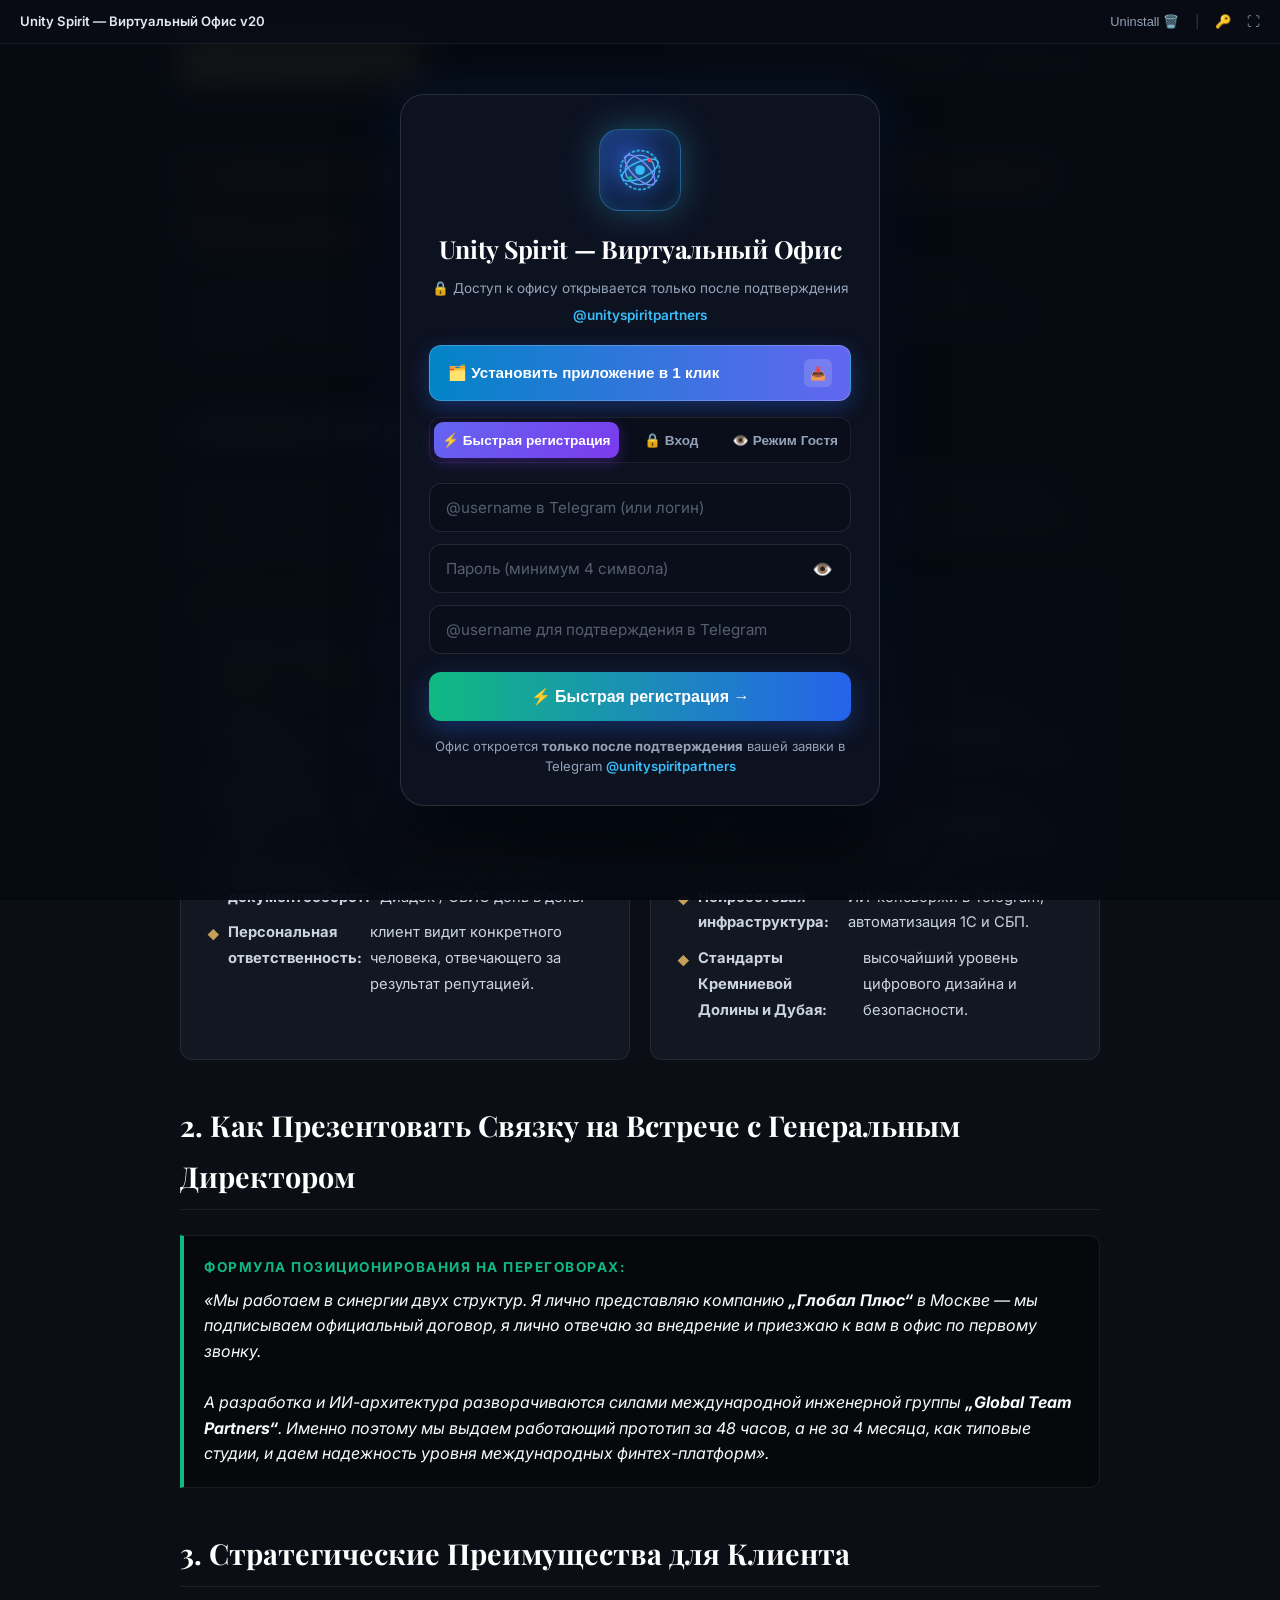
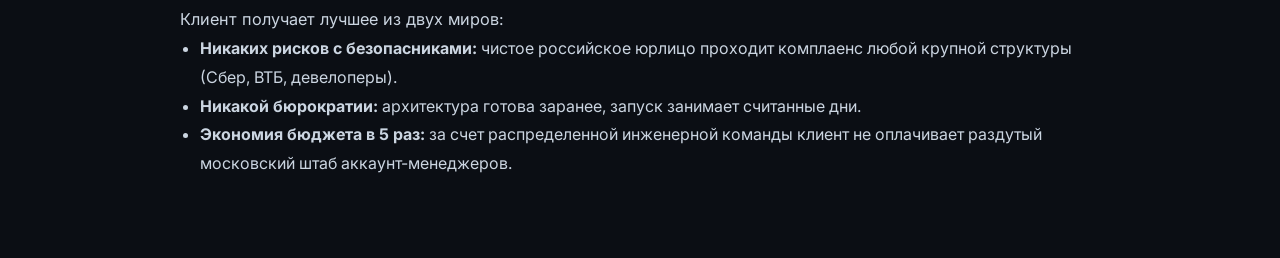
<file: Exclusive_Strategy.html>
<!DOCTYPE html>
<html lang="ru">
<head>
<meta charset="UTF-8">
<meta name="viewport" content="width=device-width, initial-scale=1.0">
<title>Стратегия Двойного Бренда в Москве | Глобал Плюс</title>
<link href="https://fonts.googleapis.com/css2?family=Playfair+Display:ital,wght@0,600;0,700;1,400&family=Inter:wght@300;400;500;600;700&display=swap" rel="stylesheet">
<link rel="stylesheet" href="hub-auth.css">
<style>
  :root {
    --bg-base: #0B0E14;
    --bg-surface: #121721;
    --bg-card: #18202E;
    --gold: #C5A059;
    --gold-light: #E0C07A;
    --red: #D32F2F;
    --green: #10B981;
    --blue: #2563EB;
    --white: #F8FAFC;
    --text-dim: #94A3B8;
    --border: rgba(197, 160, 89, 0.2);
    --border-card: rgba(255, 255, 255, 0.08);
  }
  * { margin: 0; padding: 0; box-sizing: border-box; }
  body {
    font-family: 'Inter', -apple-system, sans-serif;
    background: var(--bg-base);
    color: var(--white);
    padding: 40px 20px 80px;
    max-width: 960px;
    margin: 0 auto;
    line-height: 1.75;
  }
  .top-nav {
    display: flex;
    justify-content: space-between;
    align-items: center;
    margin-bottom: 35px;
    padding-bottom: 20px;
    border-bottom: 1px solid var(--border-card);
  }
  .btn-back {
    display: inline-flex;
    align-items: center;
    gap: 8px;
    padding: 10px 20px;
    background: var(--gold);
    color: #000;
    text-decoration: none;
    border-radius: 6px;
    font-weight: 700;
    font-size: 0.9rem;
    transition: all 0.2s;
  }
  .btn-back:hover {
    filter: brightness(1.15);
    transform: translateY(-2px);
  }
  .brand-badge {
    font-size: 0.8rem;
    letter-spacing: 2px;
    text-transform: uppercase;
    color: var(--gold);
    font-weight: 700;
  }
  h1 {
    font-family: 'Playfair Display', serif;
    font-size: clamp(2.2rem, 4vw, 3rem);
    color: var(--gold);
    line-height: 1.2;
    margin-bottom: 12px;
  }
  h2 {
    font-family: 'Playfair Display', serif;
    font-size: clamp(1.4rem, 2.5vw, 1.8rem);
    color: #fff;
    margin-top: 40px;
    margin-bottom: 18px;
    padding-bottom: 8px;
    border-bottom: 1px solid var(--border-card);
  }
  .synergy-grid {
    display: grid;
    grid-template-columns: repeat(auto-fit, minmax(280px, 1fr));
    gap: 20px;
    margin: 30px 0;
  }
  .synergy-card {
    background: var(--bg-surface);
    border: 1px solid var(--border-card);
    border-radius: 12px;
    padding: 26px;
  }
  .synergy-card.local {
    border-top: 4px solid var(--gold);
  }
  .synergy-card.global {
    border-top: 4px solid #2563EB;
  }
  .synergy-title {
    font-family: 'Playfair Display', serif;
    font-size: 1.3rem;
    color: #fff;
    margin-bottom: 10px;
  }
  .synergy-list {
    list-style: none;
    padding: 0;
    margin: 15px 0 0;
  }
  .synergy-list li {
    font-size: 0.92rem;
    color: #CBD5E1;
    margin-bottom: 10px;
    display: flex;
    align-items: flex-start;
    gap: 8px;
  }
  .synergy-list li::before {
    content: '◆';
    color: var(--gold);
    font-size: 0.75rem;
    margin-top: 4px;
  }
  .dialogue-box {
    background: rgba(0, 0, 0, 0.4);
    border: 1px solid var(--border-card);
    border-left: 4px solid var(--green);
    border-radius: 0 10px 10px 0;
    padding: 20px;
    margin: 25px 0;
  }
  .dialogue-title {
    font-size: 0.85rem;
    text-transform: uppercase;
    letter-spacing: 1.5px;
    color: var(--green);
    font-weight: 700;
    margin-bottom: 8px;
  }
  .dialogue-text {
    font-size: 1rem;
    color: #F8FAFC;
    line-height: 1.6;
    font-style: italic;
  }
</style>
</head>
<body>

<div class="top-nav">
  <a href="index.html" class="btn-back">&larr; В Центр Продаж Москвы</a>
  <span class="brand-badge">СТРАТЕГИЯ ПОЗИЦИОНИРОВАНИЯ • МОСКВА 2026</span>
</div>

<h1>Синергия Двойного Бренда на Рынке Москвы</h1>
<p style="color: var(--text-dim); font-size: 1.1rem; max-width: 880px; margin-bottom: 35px;">
  Как региональному партнеру эффективно использовать связку «Глобал Плюс» (доверенный интегратор на месте в Москве) и «Global Team Partners» (международные IT-стандарты и скорость разработки за 48 часов) для закрытия сделок с первыми лицами.
</p>

<h2>1. Почему Двойной Бренд Непобедим в Москве</h2>
<p style="color:#CBD5E1; font-size:1.05rem;">
  В Москве бизнес крайне подозрителен. С одной стороны, они опасаются «удаленных программистов без юрлица и офиса в РФ». С другой стороны, они устали от классических медлительных московских агентств с огромными чеками.
  Связка двух брендов закрывает оба страха одновременно:
</p>

<div class="synergy-grid">

  <!-- ЛОКАЛЬНЫЙ БРЕНД -->
  <div class="synergy-card local">
    <div class="synergy-title">«Глобал Плюс» (Москва)</div>
    <div style="font-size: 0.8rem; text-transform:uppercase; letter-spacing:1px; color:var(--gold); font-weight:700;">Доверие & Личный Контакт</div>
    <ul class="synergy-list">
      <li><strong>Личное присутствие:</strong> выезд на встречу в Сити, на Тверскую или Новую Ригу за 1 час.</li>
      <li><strong>Российское юридическое лицо:</strong> официальный договор (ООО/ИП), НДС / УСН, оплата по безналичному расчету.</li>
      <li><strong>Электронный документооборот:</strong> подписание актов через Диадок / СБИС день в день.</li>
      <li><strong>Персональная ответственность:</strong> клиент видит конкретного человека, отвечающего за результат репутацией.</li>
    </ul>
  </div>

  <!-- МЕЖДУНАРОДНЫЙ БРЕНД -->
  <div class="synergy-card global">
    <div class="synergy-title">«Global Team Partners»</div>
    <div style="font-size: 0.8rem; text-transform:uppercase; letter-spacing:1px; color:#60A5FA; font-weight:700;">Технологическая Мощь & Скорость</div>
    <ul class="synergy-list">
      <li><strong>Скорость запуска за 48 часов:</strong> готовая библиотека B2B-компонентов мирового уровня.</li>
      <li><strong>Кинематографичный стек:</strong> чистый 60fps код без тяжелых и дырявых CMS-шаблонов.</li>
      <li><strong>Нейросетевая инфраструктура:</strong> ИИ-консьержи в Telegram, автоматизация 1С и СБП.</li>
      <li><strong>Стандарты Кремниевой Долины и Дубая:</strong> высочайший уровень цифрового дизайна и безопасности.</li>
    </ul>
  </div>

</div>

<h2>2. Как Презентовать Связку на Встрече с Генеральным Директором</h2>

<div class="dialogue-box">
  <div class="dialogue-title">Формула Позиционирования на Переговорах:</div>
  <div class="dialogue-text">
    «Мы работаем в синергии двух структур. Я лично представляю компанию <strong>„Глобал Плюс“</strong> в Москве — мы подписываем официальный договор, я лично отвечаю за внедрение и приезжаю к вам в офис по первому звонку.<br><br>
    А разработка и ИИ-архитектура разворачиваются силами международной инженерной группы <strong>„Global Team Partners“</strong>. Именно поэтому мы выдаем работающий прототип за 48 часов, а не за 4 месяца, как типовые студии, и даем надежность уровня международных финтех-платформ».
  </div>
</div>

<h2>3. Стратегические Преимущества для Клиента</h2>
<p style="color:#CBD5E1; font-size:1.02rem;">
  Клиент получает лучшее из двух миров:
</p>
<ul style="color:#CBD5E1; margin-left: 20px; line-height:1.8;">
  <li><strong>Никаких рисков с безопасниками:</strong> чистое российское юрлицо проходит комплаенс любой крупной структуры (Сбер, ВТБ, девелоперы).</li>
  <li><strong>Никакой бюрократии:</strong> архитектура готова заранее, запуск занимает считанные дни.</li>
  <li><strong>Экономия бюджета в 5 раз:</strong> за счет распределенной инженерной команды клиент не оплачивает раздутый московский штаб аккаунт-менеджеров.</li>
</ul>

<script src="hub-auth.js"></script>
</body>
</html>
</file>
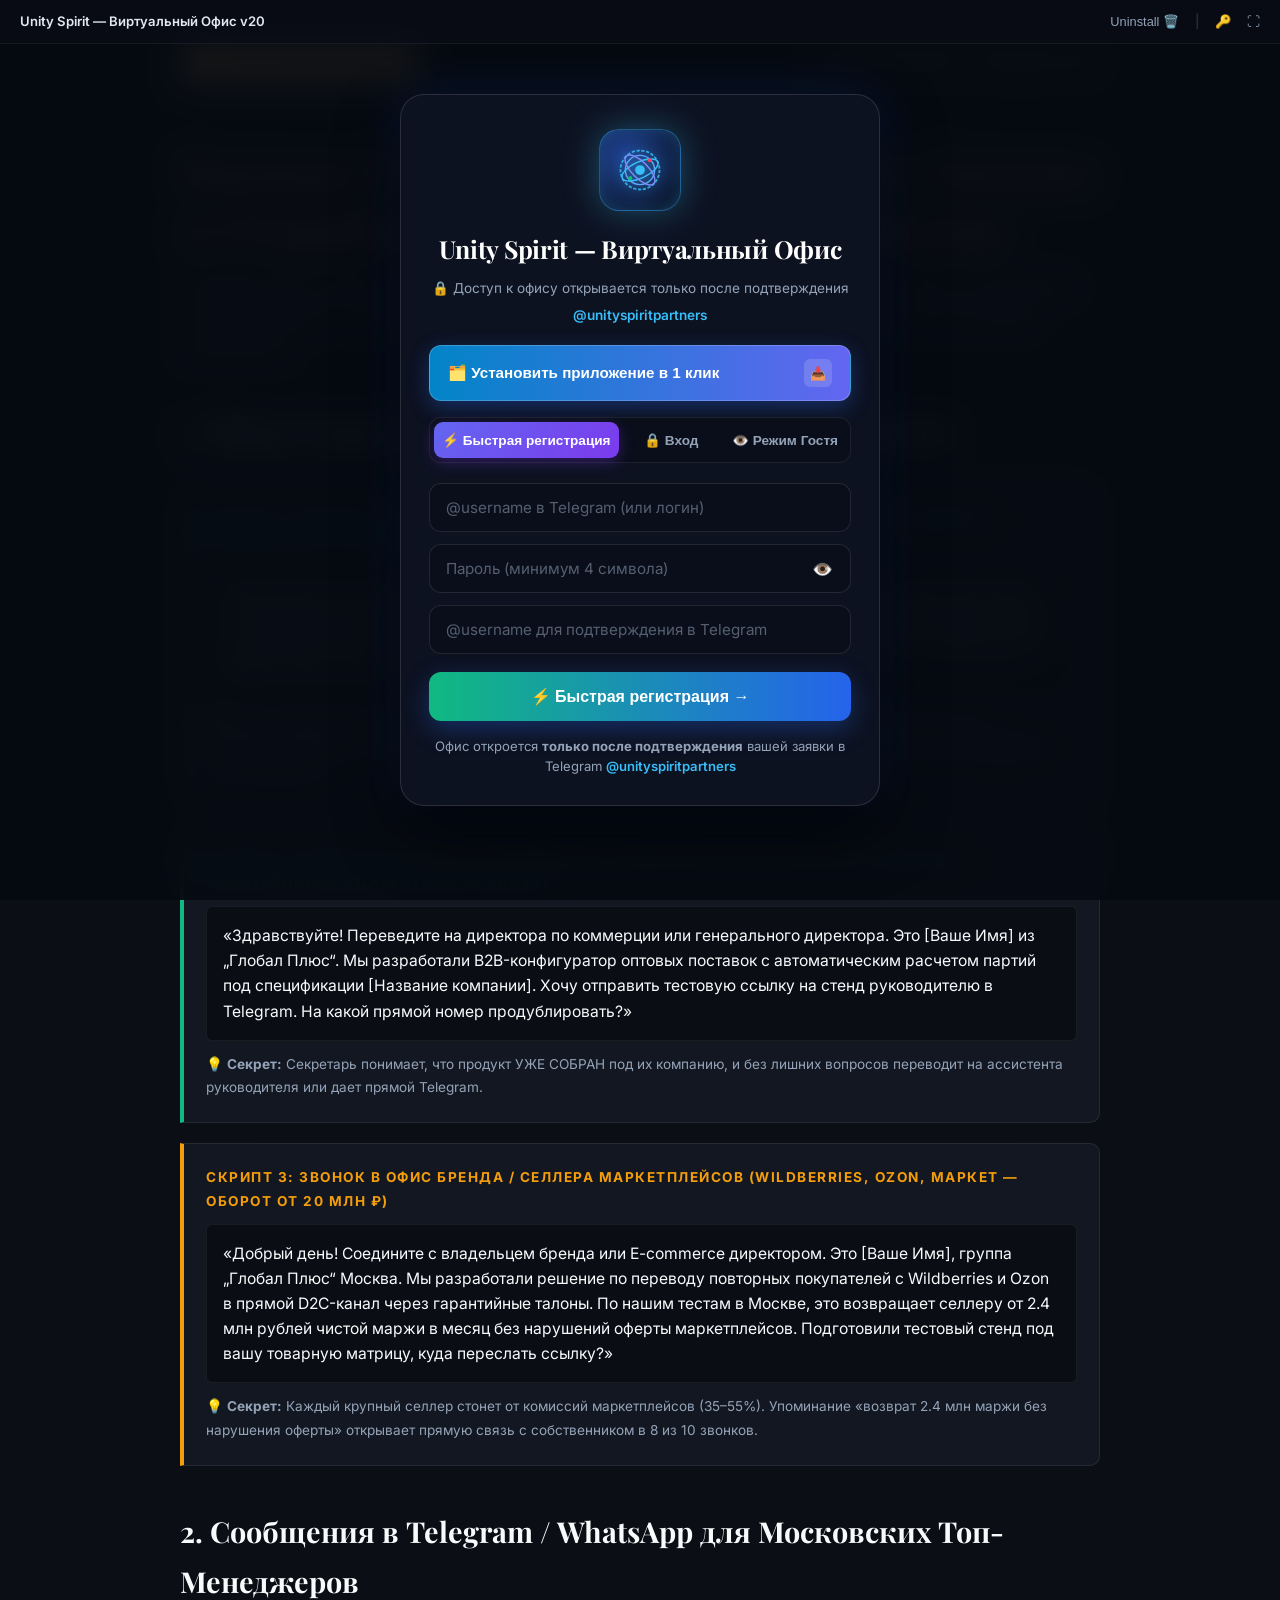
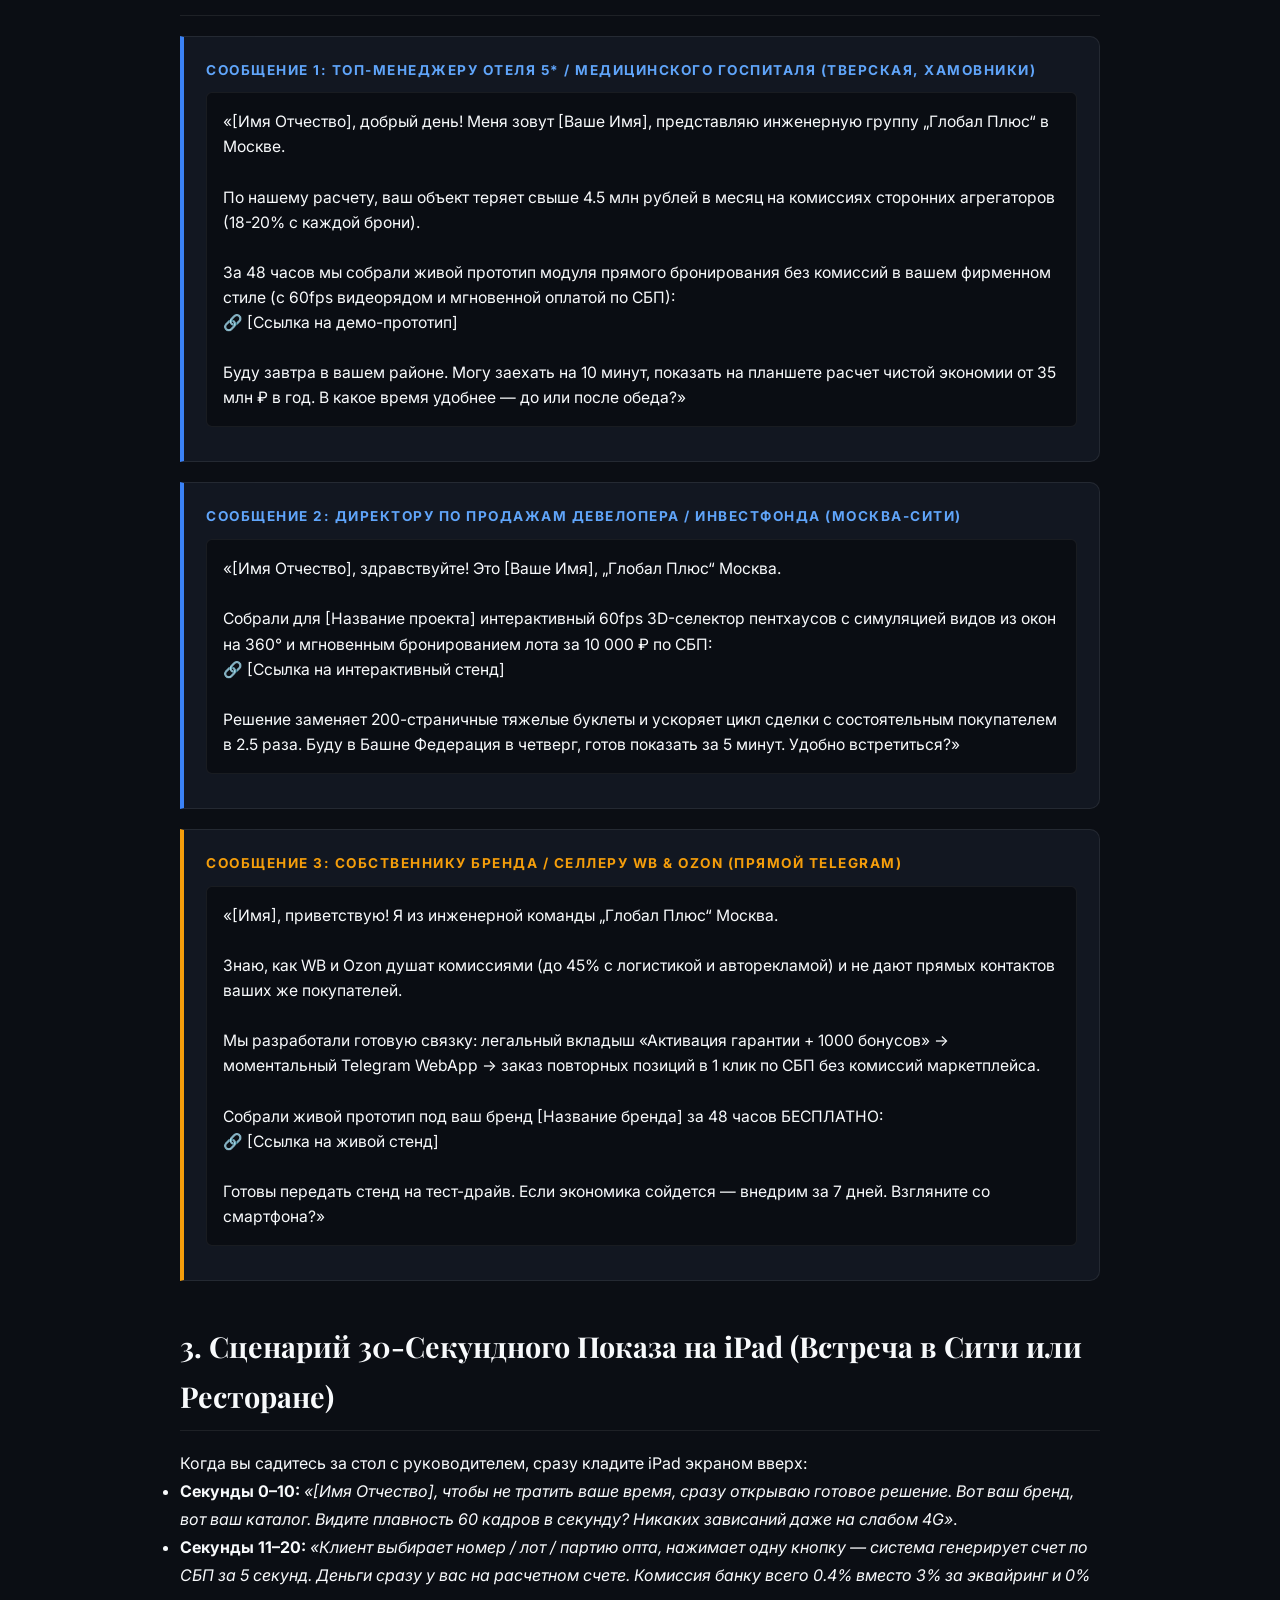
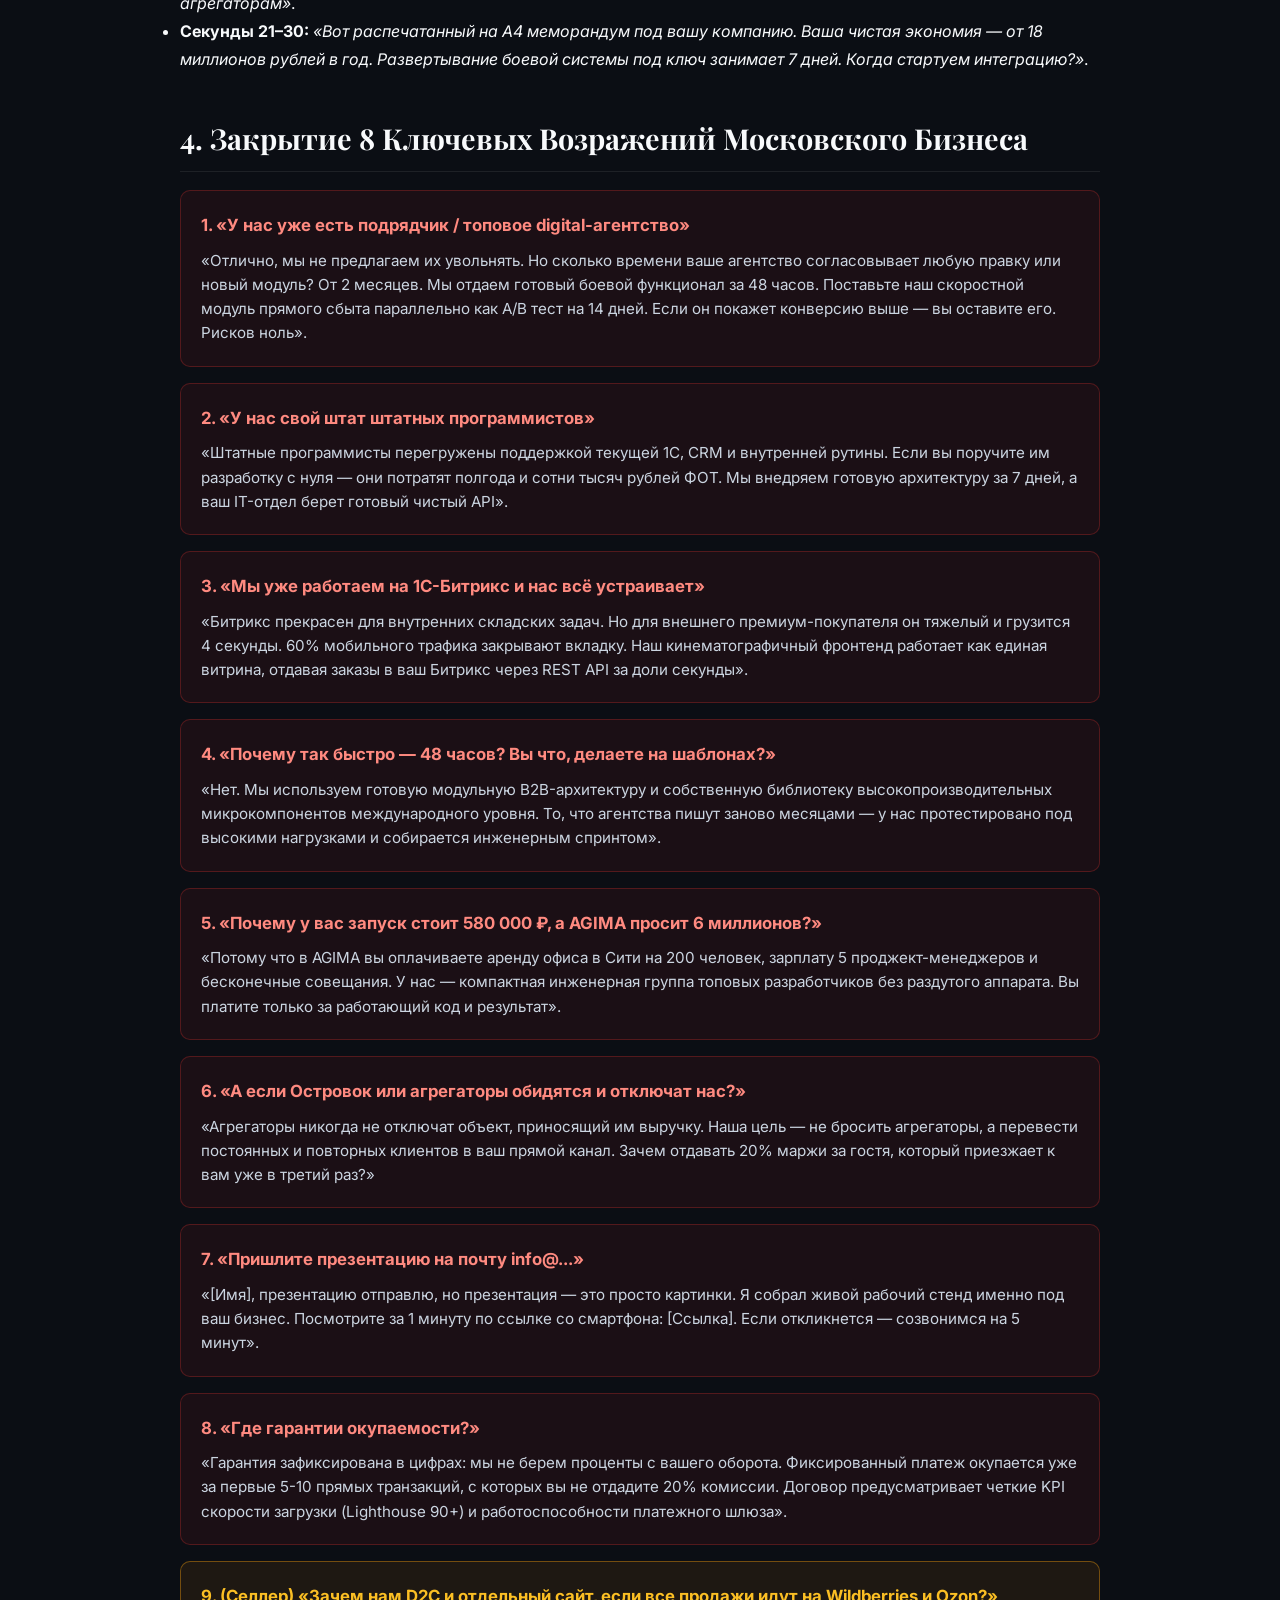
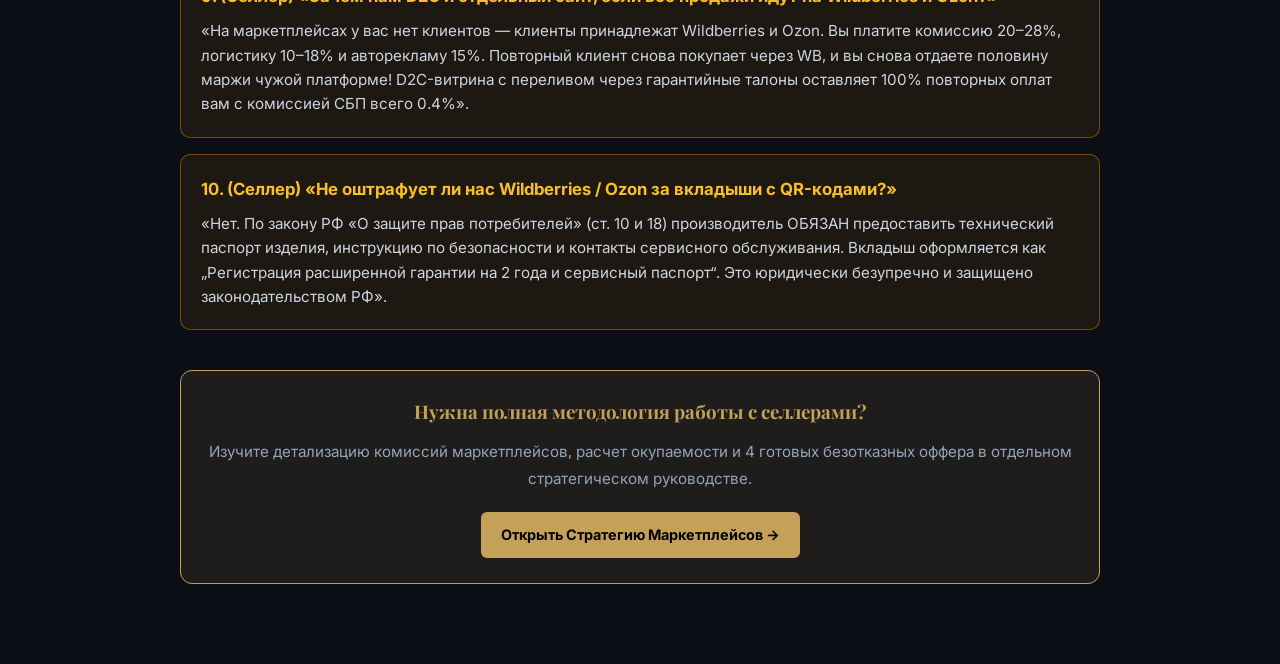
<file: Fast_Collab_Pitches.html>
<!DOCTYPE html>
<html lang="ru">
<head>
<meta charset="UTF-8">
<meta name="viewport" content="width=device-width, initial-scale=1.0">
<title>Боевые Скрипты, Мессенджер-Заходы & Возражения в Москве | Глобал Плюс</title>
<link href="https://fonts.googleapis.com/css2?family=Playfair+Display:ital,wght@0,600;0,700;1,400&family=Inter:wght@300;400;500;600;700&display=swap" rel="stylesheet">
<link rel="stylesheet" href="hub-auth.css">
<style>
  :root {
    --bg-base: #0B0E14;
    --bg-surface: #121721;
    --bg-card: #18202E;
    --gold: #C5A059;
    --gold-light: #E0C07A;
    --red: #D32F2F;
    --green: #10B981;
    --blue: #3B82F6;
    --white: #F8FAFC;
    --text-dim: #94A3B8;
    --border: rgba(197, 160, 89, 0.2);
    --border-card: rgba(255, 255, 255, 0.08);
    --accent: #10B981;
  }
  * { margin: 0; padding: 0; box-sizing: border-box; }
  body {
    font-family: 'Inter', -apple-system, sans-serif;
    background: var(--bg-base);
    color: var(--white);
    padding: 40px 20px 80px;
    max-width: 960px;
    margin: 0 auto;
    line-height: 1.75;
  }
  .top-nav {
    display: flex;
    justify-content: space-between;
    align-items: center;
    margin-bottom: 35px;
    padding-bottom: 20px;
    border-bottom: 1px solid var(--border-card);
  }
  .btn-back {
    display: inline-flex;
    align-items: center;
    gap: 8px;
    padding: 10px 20px;
    background: var(--gold);
    color: #000;
    text-decoration: none;
    border-radius: 6px;
    font-weight: 700;
    font-size: 0.9rem;
    transition: all 0.2s;
  }
  .btn-back:hover {
    filter: brightness(1.15);
    transform: translateY(-2px);
  }
  .brand-badge {
    font-size: 0.8rem;
    letter-spacing: 2px;
    text-transform: uppercase;
    color: var(--gold);
    font-weight: 700;
  }
  
  .doc-content h1 {
    font-family: 'Playfair Display', serif;
    font-size: clamp(2.2rem, 4vw, 3rem);
    color: var(--gold);
    line-height: 1.2;
    margin-bottom: 12px;
  }
  .doc-content h2 {
    font-family: 'Playfair Display', serif;
    font-size: clamp(1.4rem, 2.5vw, 1.8rem);
    color: var(--white);
    margin-top: 40px;
    margin-bottom: 18px;
    padding-bottom: 8px;
    border-bottom: 1px solid var(--border-card);
  }
  .script-box {
    background: var(--bg-surface);
    border: 1px solid var(--border-card);
    border-left: 4px solid var(--accent);
    border-radius: 0 10px 10px 0;
    padding: 22px;
    margin: 20px 0;
  }
  .script-title {
    font-size: 0.85rem;
    text-transform: uppercase;
    letter-spacing: 1.5px;
    color: var(--accent);
    font-weight: 700;
    margin-bottom: 10px;
  }
  .script-text {
    background: rgba(0,0,0,0.4);
    border: 1px solid rgba(255,255,255,0.06);
    border-radius: 6px;
    padding: 16px;
    color: #F8FAFC;
    font-family: 'Inter', sans-serif;
    font-size: 0.98rem;
    line-height: 1.6;
    margin-bottom: 12px;
  }
  .script-comment {
    font-size: 0.85rem;
    color: var(--text-dim);
  }
  .objection-card {
    background: rgba(211, 47, 47, 0.08);
    border: 1px solid rgba(211, 47, 47, 0.3);
    border-radius: 10px;
    padding: 20px;
    margin: 16px 0;
  }
  .obj-title {
    color: #FF8A80;
    font-weight: 700;
    font-size: 1.05rem;
    margin-bottom: 8px;
  }
  .obj-ans {
    color: #CBD5E1;
    font-size: 0.95rem;
    line-height: 1.6;
  }
</style>
</head>
<body>

<div class="top-nav">
  <a href="index.html" class="btn-back">&larr; В Центр Продаж Москвы</a>
  <span class="brand-badge">БОЕВЫЕ СКРИПТЫ • МОСКВА 2026</span>
</div>

<div class="doc-content">
  <h1>Боевые Скрипты, Мессенджер-Заходы и Отработка Возражений в Москве</h1>
  <p style="font-size: 1.15rem; color: #94A3B8;">Проверенные сценарии выхода на генеральных директоров и владельцев московских корпораций, обход приемных и секретарей, сценарий 30-секундного показа на iPad и закрытие 8 ключевых возражений.</p>

  <h2>1. Обход Секретарей и Выход на Первое Лицо в Москве</h2>

  <div class="script-box">
    <div class="script-title">Скрипт 1: Звонок в приемную отеля 5* / ресторанного холдинга / клиники (Выход на Генерального / Коммерческого директора)</div>
    <div class="script-text">
      «Добрый день! Соедините, пожалуйста, с коммерческим директором или генеральным директором [Имя Отчество руководителя]. Это [Ваше Имя], инженерная группа „Глобал Плюс“. Мы завершили аудит прямого бронирования отелей ЦАО и подготовили готовый прототип модуля без комиссии Островка и Яндекса для вашего отеля. Нужно передать документ на согласование руководителю лично».
    </div>
    <div class="script-comment">💡 <strong>Секрет эффективности в Москве:</strong> Ни слова про „мы хотим предложить сотрудничество“. Звучит строгий отчет о завершенном аудите и готовом прототипе, который нужно передать на стол первому лицу. Секретарь боится заблокировать важный документ.</div>
  </div>

  <div class="script-box">
    <div class="script-title">Скрипт 2: Звонок на завод / в оптовый хаб / девелоперскую компанию (Выход на Собственника / Директора по сбыту)</div>
    <div class="script-text">
      «Здравствуйте! Переведите на директора по коммерции или генерального директора. Это [Ваше Имя] из „Глобал Плюс“. Мы разработали B2B-конфигуратор оптовых поставок с автоматическим расчетом партий под спецификации [Название компании]. Хочу отправить тестовую ссылку на стенд руководителю в Telegram. На какой прямой номер продублировать?»
    </div>
    <div class="script-comment">💡 <strong>Секрет:</strong> Секретарь понимает, что продукт УЖЕ СОБРАН под их компанию, и без лишних вопросов переводит на ассистента руководителя или дает прямой Telegram.</div>
  </div>

  <div class="script-box" style="border-left-color: #F59E0B;">
    <div class="script-title" style="color: #F59E0B;">Скрипт 3: Звонок в офис Бренда / Селлера Маркетплейсов (Wildberries, Ozon, Маркет — оборот от 20 млн ₽)</div>
    <div class="script-text">
      «Добрый день! Соедините с владельцем бренда или E-commerce директором. Это [Ваше Имя], группа „Глобал Плюс“ Москва. Мы разработали решение по переводу повторных покупателей с Wildberries и Ozon в прямой D2C-канал через гарантийные талоны. По нашим тестам в Москве, это возвращает селлеру от 2.4 млн рублей чистой маржи в месяц без нарушений оферты маркетплейсов. Подготовили тестовый стенд под вашу товарную матрицу, куда переслать ссылку?»
    </div>
    <div class="script-comment">💡 <strong>Секрет:</strong> Каждый крупный селлер стонет от комиссий маркетплейсов (35–55%). Упоминание «возврат 2.4 млн маржи без нарушения оферты» открывает прямую связь с собственником в 8 из 10 звонков.</div>
  </div>

  <h2>2. Сообщения в Telegram / WhatsApp для Московских Топ-Менеджеров</h2>

  <div class="script-box" style="border-left-color: #3B82F6;">
    <div class="script-title" style="color: #60A5FA;">Сообщение 1: Топ-менеджеру Отеля 5* / Медицинского Госпиталя (Тверская, Хамовники)</div>
    <div class="script-text">
      «[Имя Отчество], добрый день! Меня зовут [Ваше Имя], представляю инженерную группу „Глобал Плюс“ в Москве.<br><br>
      По нашему расчету, ваш объект теряет свыше 4.5 млн рублей в месяц на комиссиях сторонних агрегаторов (18-20% с каждой брони).<br><br>
      За 48 часов мы собрали живой прототип модуля прямого бронирования без комиссий в вашем фирменном стиле (с 60fps видеорядом и мгновенной оплатой по СБП):<br>
      🔗 [Ссылка на демо-прототип]<br><br>
      Буду завтра в вашем районе. Могу заехать на 10 минут, показать на планшете расчет чистой экономии от 35 млн ₽ в год. В какое время удобнее — до или после обеда?»
    </div>
  </div>

  <div class="script-box" style="border-left-color: #3B82F6;">
    <div class="script-title" style="color: #60A5FA;">Сообщение 2: Директору по продажам Девелопера / Инвестфонда (Москва-Сити)</div>
    <div class="script-text">
      «[Имя Отчество], здравствуйте! Это [Ваше Имя], „Глобал Плюс“ Москва.<br><br>
      Собрали для [Название проекта] интерактивный 60fps 3D-селектор пентхаусов с симуляцией видов из окон на 360° и мгновенным бронированием лота за 10 000 ₽ по СБП:<br>
      🔗 [Ссылка на интерактивный стенд]<br><br>
      Решение заменяет 200-страничные тяжелые буклеты и ускоряет цикл сделки с состоятельным покупателем в 2.5 раза. Буду в Башне Федерация в четверг, готов показать за 5 минут. Удобно встретиться?»
    </div>
  </div>

  <div class="script-box" style="border-left-color: #F59E0B;">
    <div class="script-title" style="color: #F59E0B;">Сообщение 3: Собственнику Бренда / Селлеру WB &amp; Ozon (Прямой Telegram)</div>
    <div class="script-text">
      «[Имя], приветствую! Я из инженерной команды „Глобал Плюс“ Москва.<br><br>
      Знаю, как WB и Ozon душат комиссиями (до 45% с логистикой и авторекламой) и не дают прямых контактов ваших же покупателей.<br><br>
      Мы разработали готовую связку: легальный вкладыш «Активация гарантии + 1000 бонусов» &rarr; моментальный Telegram WebApp &rarr; заказ повторных позиций в 1 клик по СБП без комиссий маркетплейса.<br><br>
      Собрали живой прототип под ваш бренд [Название бренда] за 48 часов БЕСПЛАТНО:<br>
      🔗 [Ссылка на живой стенд]<br><br>
      Готовы передать стенд на тест-драйв. Если экономика сойдется — внедрим за 7 дней. Взгляните со смартфона?»
    </div>
  </div>

  <h2>3. Сценарий 30-Секундного Показа на iPad (Встреча в Сити или Ресторане)</h2>
  <p>Когда вы садитесь за стол с руководителем, сразу кладите iPad экраном вверх:</p>
  <ul>
    <li><strong>Секунды 0–10:</strong> <em>«[Имя Отчество], чтобы не тратить ваше время, сразу открываю готовое решение. Вот ваш бренд, вот ваш каталог. Видите плавность 60 кадров в секунду? Никаких зависаний даже на слабом 4G»</em>.</li>
    <li><strong>Секунды 11–20:</strong> <em>«Клиент выбирает номер / лот / партию опта, нажимает одну кнопку — система генерирует счет по СБП за 5 секунд. Деньги сразу у вас на расчетном счете. Комиссия банку всего 0.4% вместо 3% за эквайринг и 0% агрегаторам»</em>.</li>
    <li><strong>Секунды 21–30:</strong> <em>«Вот распечатанный на А4 меморандум под вашу компанию. Ваша чистая экономия — от 18 миллионов рублей в год. Развертывание боевой системы под ключ занимает 7 дней. Когда стартуем интеграцию?»</em>.</li>
  </ul>

  <h2>4. Закрытие 8 Ключевых Возражений Московского Бизнеса</h2>

  <div class="objection-card">
    <div class="obj-title">1. «У нас уже есть подрядчик / топовое digital-агентство»</div>
    <div class="obj-ans">
      «Отлично, мы не предлагаем их увольнять. Но сколько времени ваше агентство согласовывает любую правку или новый модуль? От 2 месяцев. Мы отдаем готовый боевой функционал за 48 часов. Поставьте наш скоростной модуль прямого сбыта параллельно как A/B тест на 14 дней. Если он покажет конверсию выше — вы оставите его. Рисков ноль».
    </div>
  </div>

  <div class="objection-card">
    <div class="obj-title">2. «У нас свой штат штатных программистов»</div>
    <div class="obj-ans">
      «Штатные программисты перегружены поддержкой текущей 1С, CRM и внутренней рутины. Если вы поручите им разработку с нуля — они потратят полгода и сотни тысяч рублей ФОТ. Мы внедряем готовую архитектуру за 7 дней, а ваш IT-отдел берет готовый чистый API».
    </div>
  </div>

  <div class="objection-card">
    <div class="obj-title">3. «Мы уже работаем на 1С-Битрикс и нас всё устраивает»</div>
    <div class="obj-ans">
      «Битрикс прекрасен для внутренних складских задач. Но для внешнего премиум-покупателя он тяжелый и грузится 4 секунды. 60% мобильного трафика закрывают вкладку. Наш кинематографичный фронтенд работает как единая витрина, отдавая заказы в ваш Битрикс через REST API за доли секунды».
    </div>
  </div>

  <div class="objection-card">
    <div class="obj-title">4. «Почему так быстро — 48 часов? Вы что, делаете на шаблонах?»</div>
    <div class="obj-ans">
      «Нет. Мы используем готовую модульную B2B-архитектуру и собственную библиотеку высокопроизводительных микрокомпонентов международного уровня. То, что агентства пишут заново месяцами — у нас протестировано под высокими нагрузками и собирается инженерным спринтом».
    </div>
  </div>

  <div class="objection-card">
    <div class="obj-title">5. «Почему у вас запуск стоит 580 000 ₽, а AGIMA просит 6 миллионов?»</div>
    <div class="obj-ans">
      «Потому что в AGIMA вы оплачиваете аренду офиса в Сити на 200 человек, зарплату 5 проджект-менеджеров и бесконечные совещания. У нас — компактная инженерная группа топовых разработчиков без раздутого аппарата. Вы платите только за работающий код и результат».
    </div>
  </div>

  <div class="objection-card">
    <div class="obj-title">6. «А если Островок или агрегаторы обидятся и отключат нас?»</div>
    <div class="obj-ans">
      «Агрегаторы никогда не отключат объект, приносящий им выручку. Наша цель — не бросить агрегаторы, а перевести постоянных и повторных клиентов в ваш прямой канал. Зачем отдавать 20% маржи за гостя, который приезжает к вам уже в третий раз?»
    </div>
  </div>

  <div class="objection-card">
    <div class="obj-title">7. «Пришлите презентацию на почту info@...»</div>
    <div class="obj-ans">
      «[Имя], презентацию отправлю, но презентация — это просто картинки. Я собрал живой рабочий стенд именно под ваш бизнес. Посмотрите за 1 минуту по ссылке со смартфона: [Ссылка]. Если откликнется — созвонимся на 5 минут».
    </div>
  </div>

  <div class="objection-card">
    <div class="obj-title">8. «Где гарантии окупаемости?»</div>
    <div class="obj-ans">
      «Гарантия зафиксирована в цифрах: мы не берем проценты с вашего оборота. Фиксированный платеж окупается уже за первые 5-10 прямых транзакций, с которых вы не отдадите 20% комиссии. Договор предусматривает четкие KPI скорости загрузки (Lighthouse 90+) и работоспособности платежного шлюза».
    </div>
  </div>

  <div class="objection-card" style="border-color: rgba(245, 158, 11, 0.4); background: rgba(245, 158, 11, 0.08);">
    <div class="obj-title" style="color: #FBBF24;">9. (Селлер) «Зачем нам D2C и отдельный сайт, если все продажи идут на Wildberries и Ozon?»</div>
    <div class="obj-ans">
      «На маркетплейсах у вас нет клиентов — клиенты принадлежат Wildberries и Ozon. Вы платите комиссию 20–28%, логистику 10–18% и авторекламу 15%. Повторный клиент снова покупает через WB, и вы снова отдаете половину маржи чужой платформе! D2C-витрина с переливом через гарантийные талоны оставляет 100% повторных оплат вам с комиссией СБП всего 0.4%».
    </div>
  </div>

  <div class="objection-card" style="border-color: rgba(245, 158, 11, 0.4); background: rgba(245, 158, 11, 0.08);">
    <div class="obj-title" style="color: #FBBF24;">10. (Селлер) «Не оштрафует ли нас Wildberries / Ozon за вкладыши с QR-кодами?»</div>
    <div class="obj-ans">
      «Нет. По закону РФ «О защите прав потребителей» (ст. 10 и 18) производитель ОБЯЗАН предоставить технический паспорт изделия, инструкцию по безопасности и контакты сервисного обслуживания. Вкладыш оформляется как „Регистрация расширенной гарантии на 2 года и сервисный паспорт“. Это юридически безупречно и защищено законодательством РФ».
    </div>
  </div>

  <div style="margin-top: 40px; padding: 25px; background: rgba(197,160,89,0.1); border: 1px solid var(--gold); border-radius: 12px; text-align: center;">
    <h3 style="color: var(--gold); margin-bottom: 10px; font-family: 'Playfair Display', serif;">Нужна полная методология работы с селлерами?</h3>
    <p style="color: var(--text-dim); margin-bottom: 20px; font-size: 0.95rem;">Изучите детализацию комиссий маркетплейсов, расчет окупаемости и 4 готовых безотказных оффера в отдельном стратегическом руководстве.</p>
    <a href="Marketplaces_Strategy.html" class="btn-back" style="display: inline-block;">Открыть Стратегию Маркетплейсов &rarr;</a>
  </div>

</div>

<script src="hub-auth.js"></script>
</body>
</html>
</file>
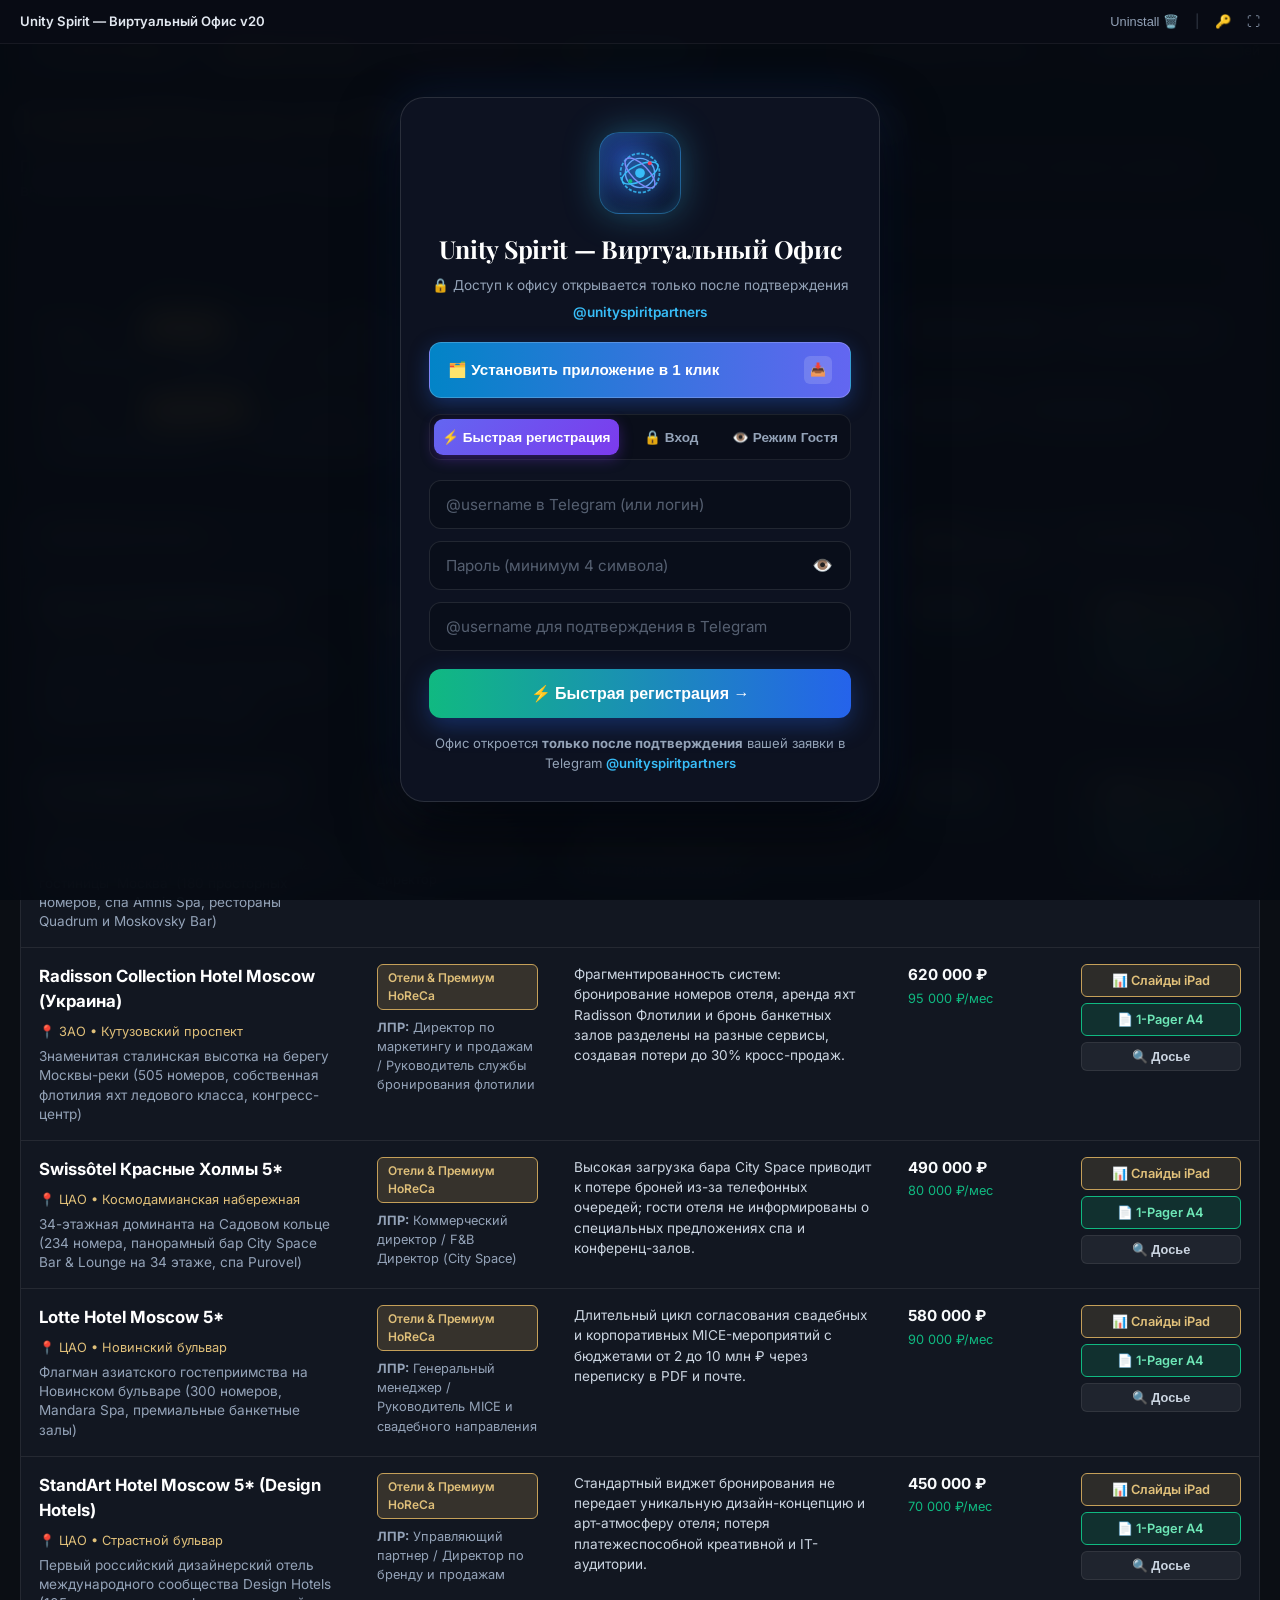
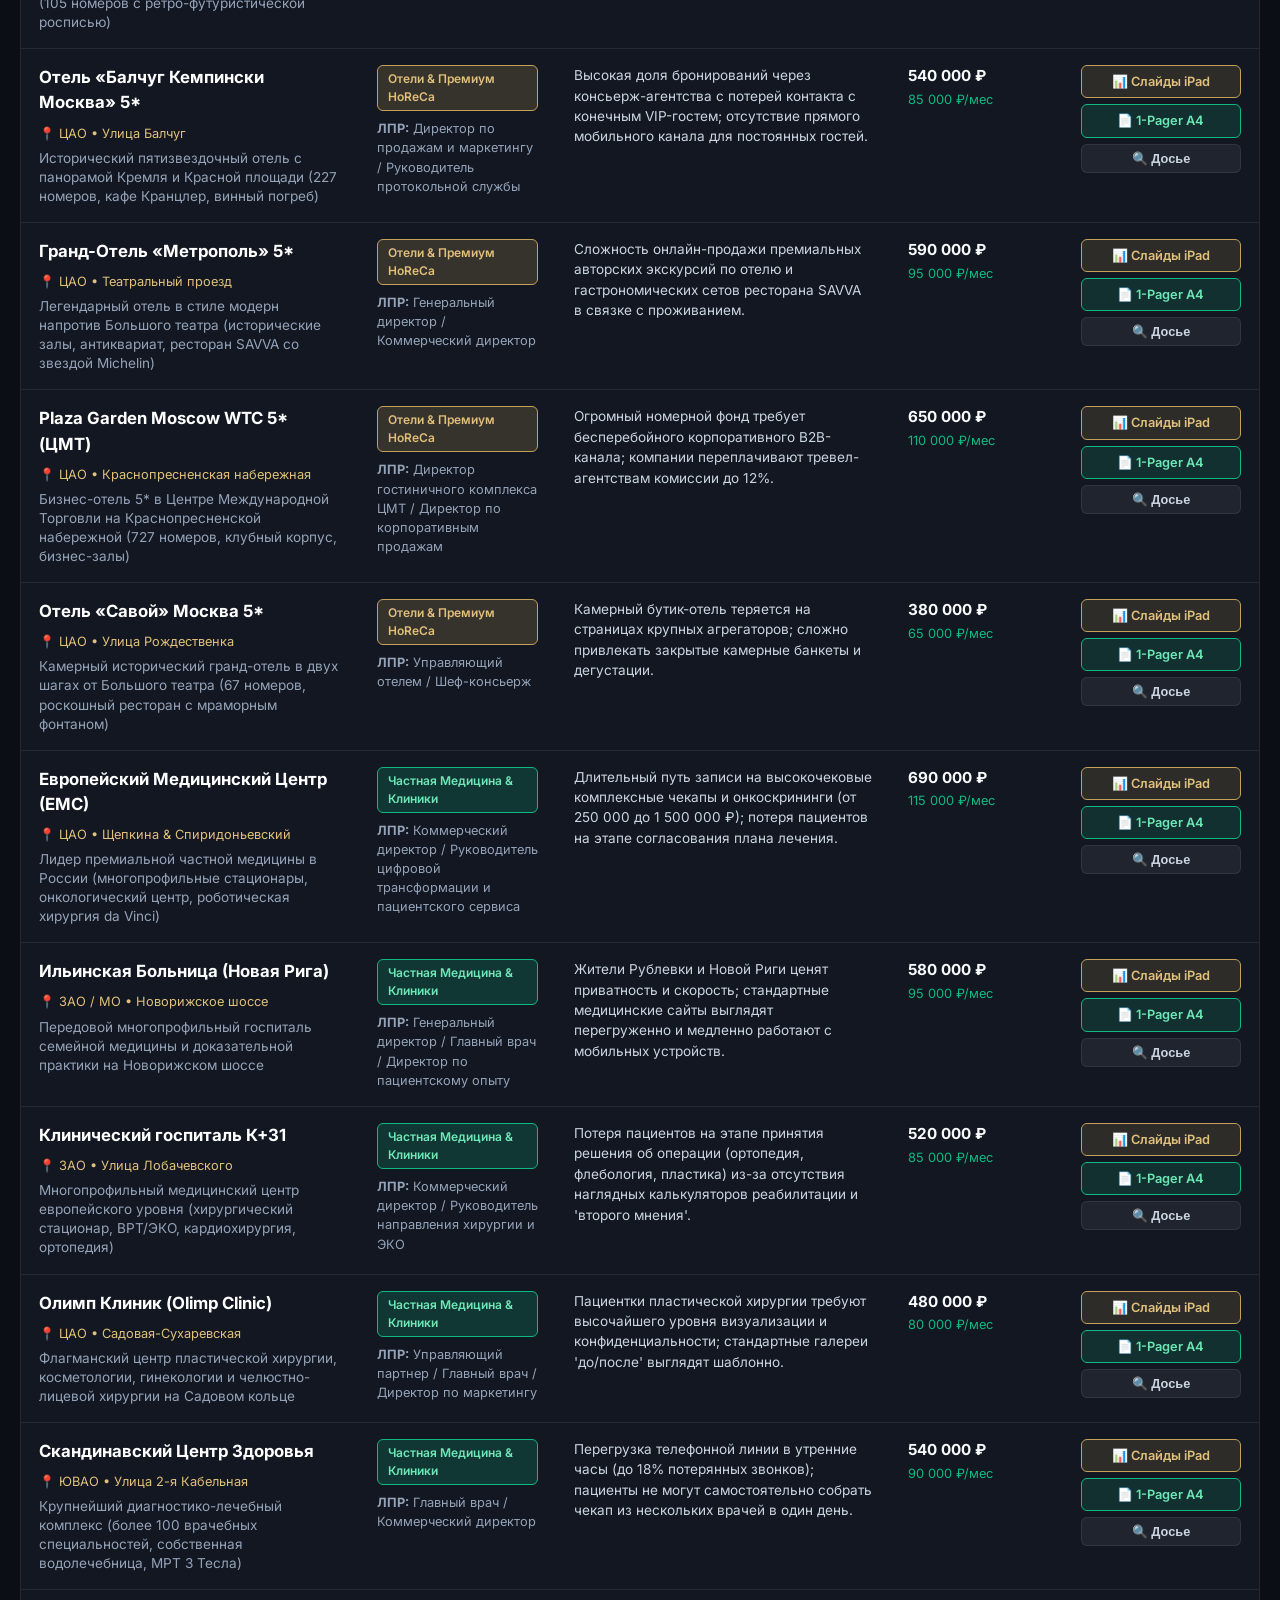
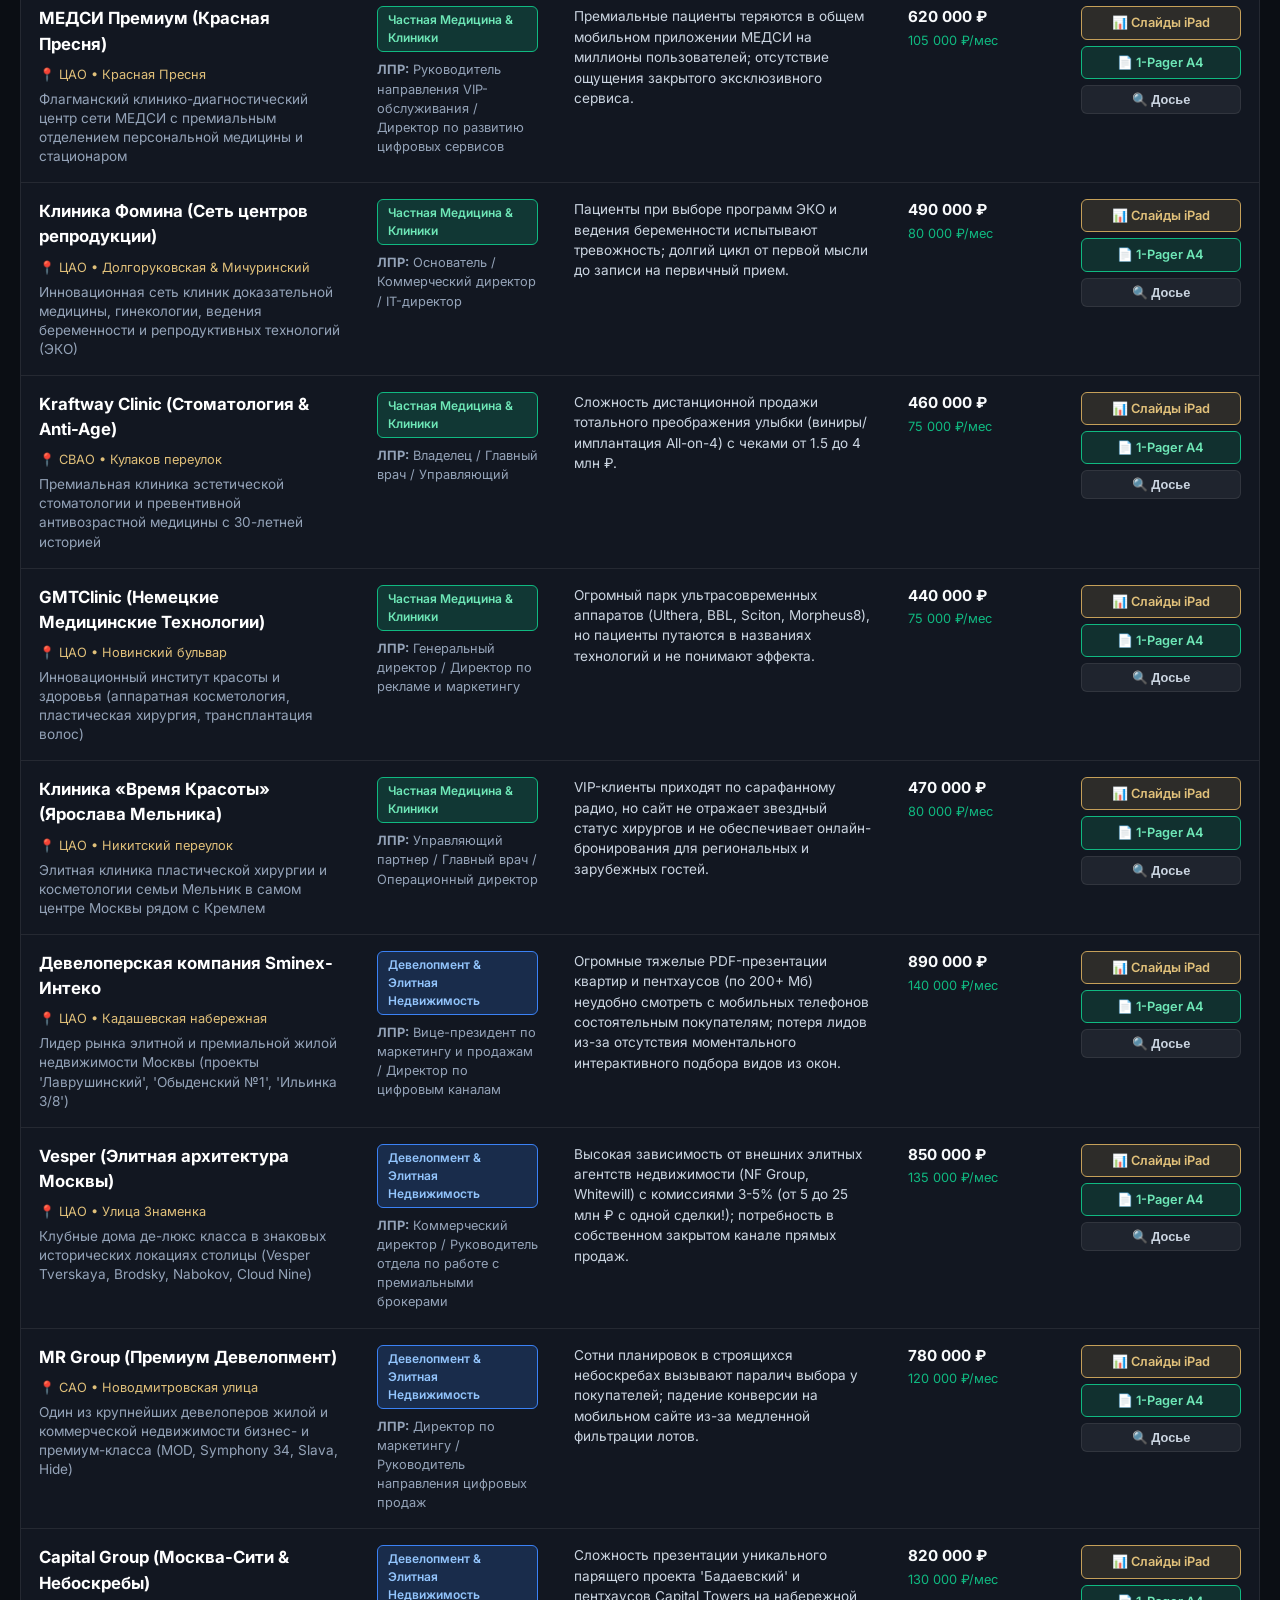
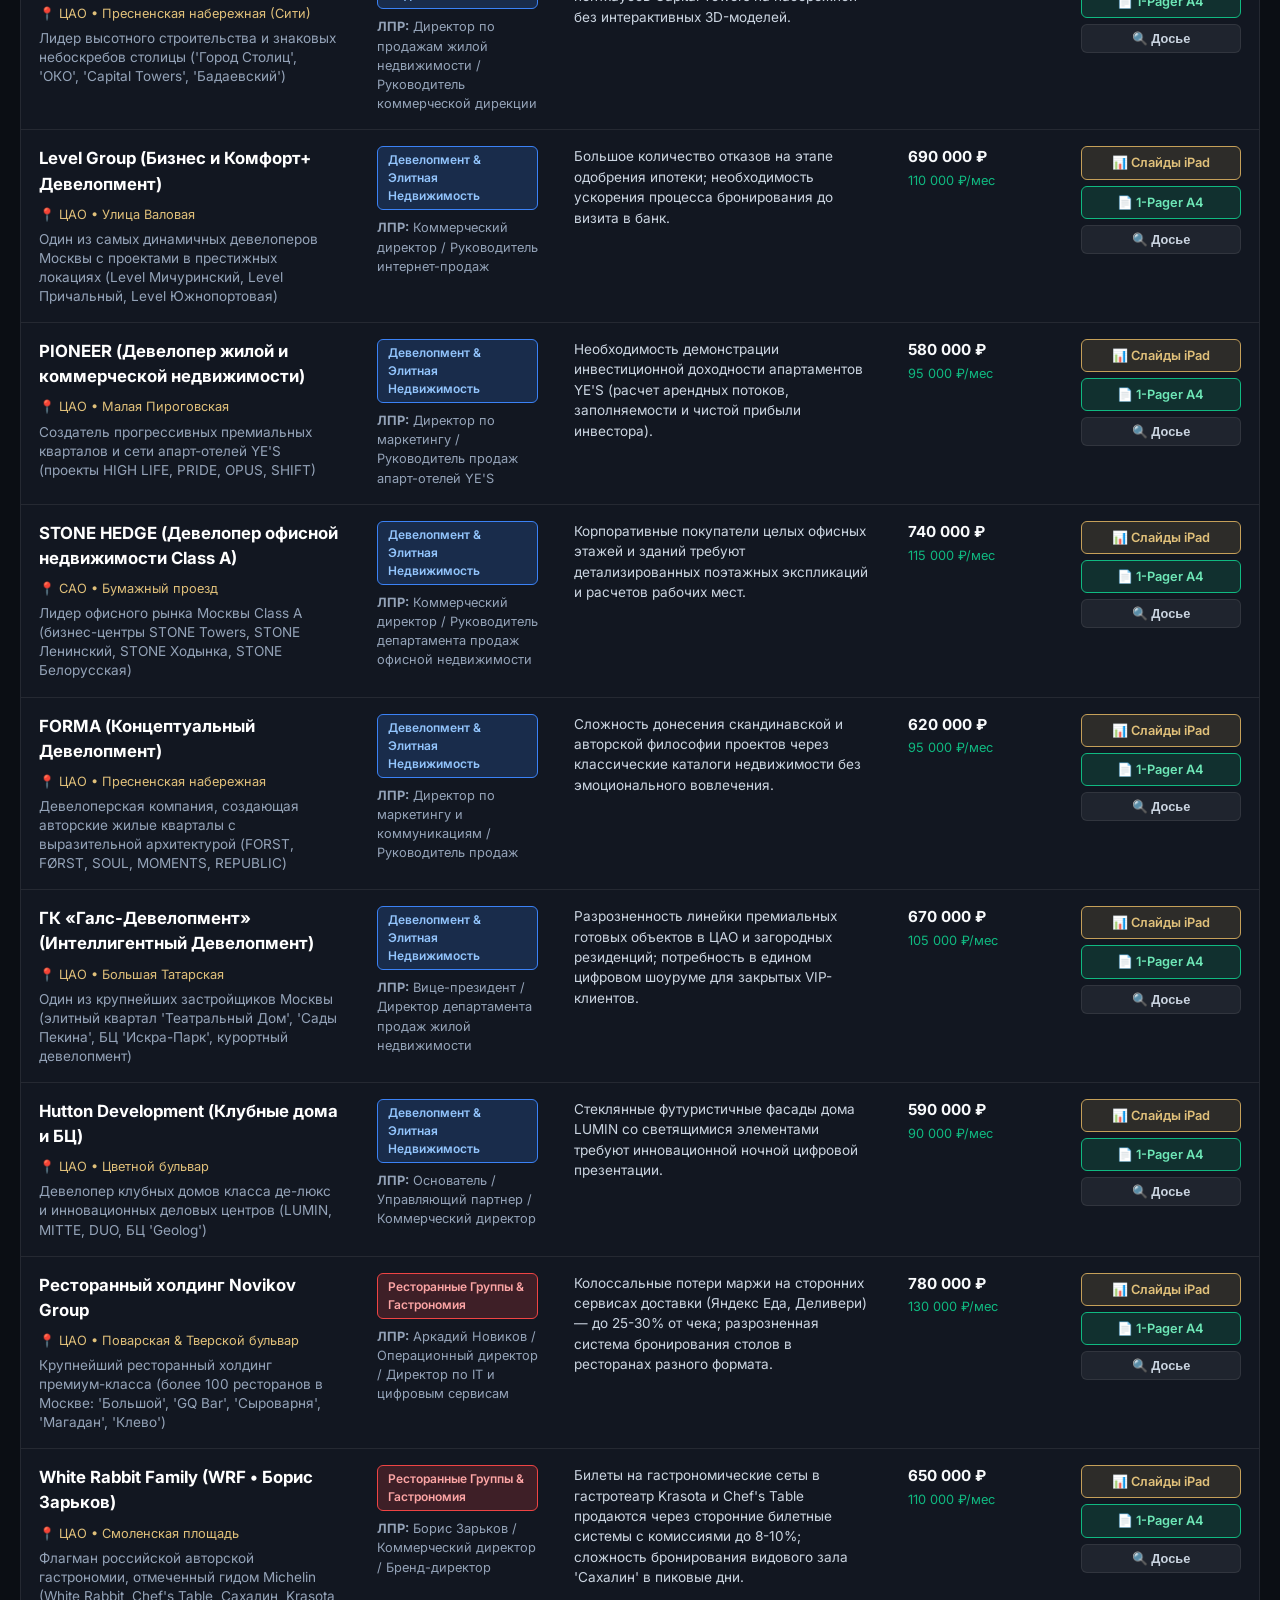
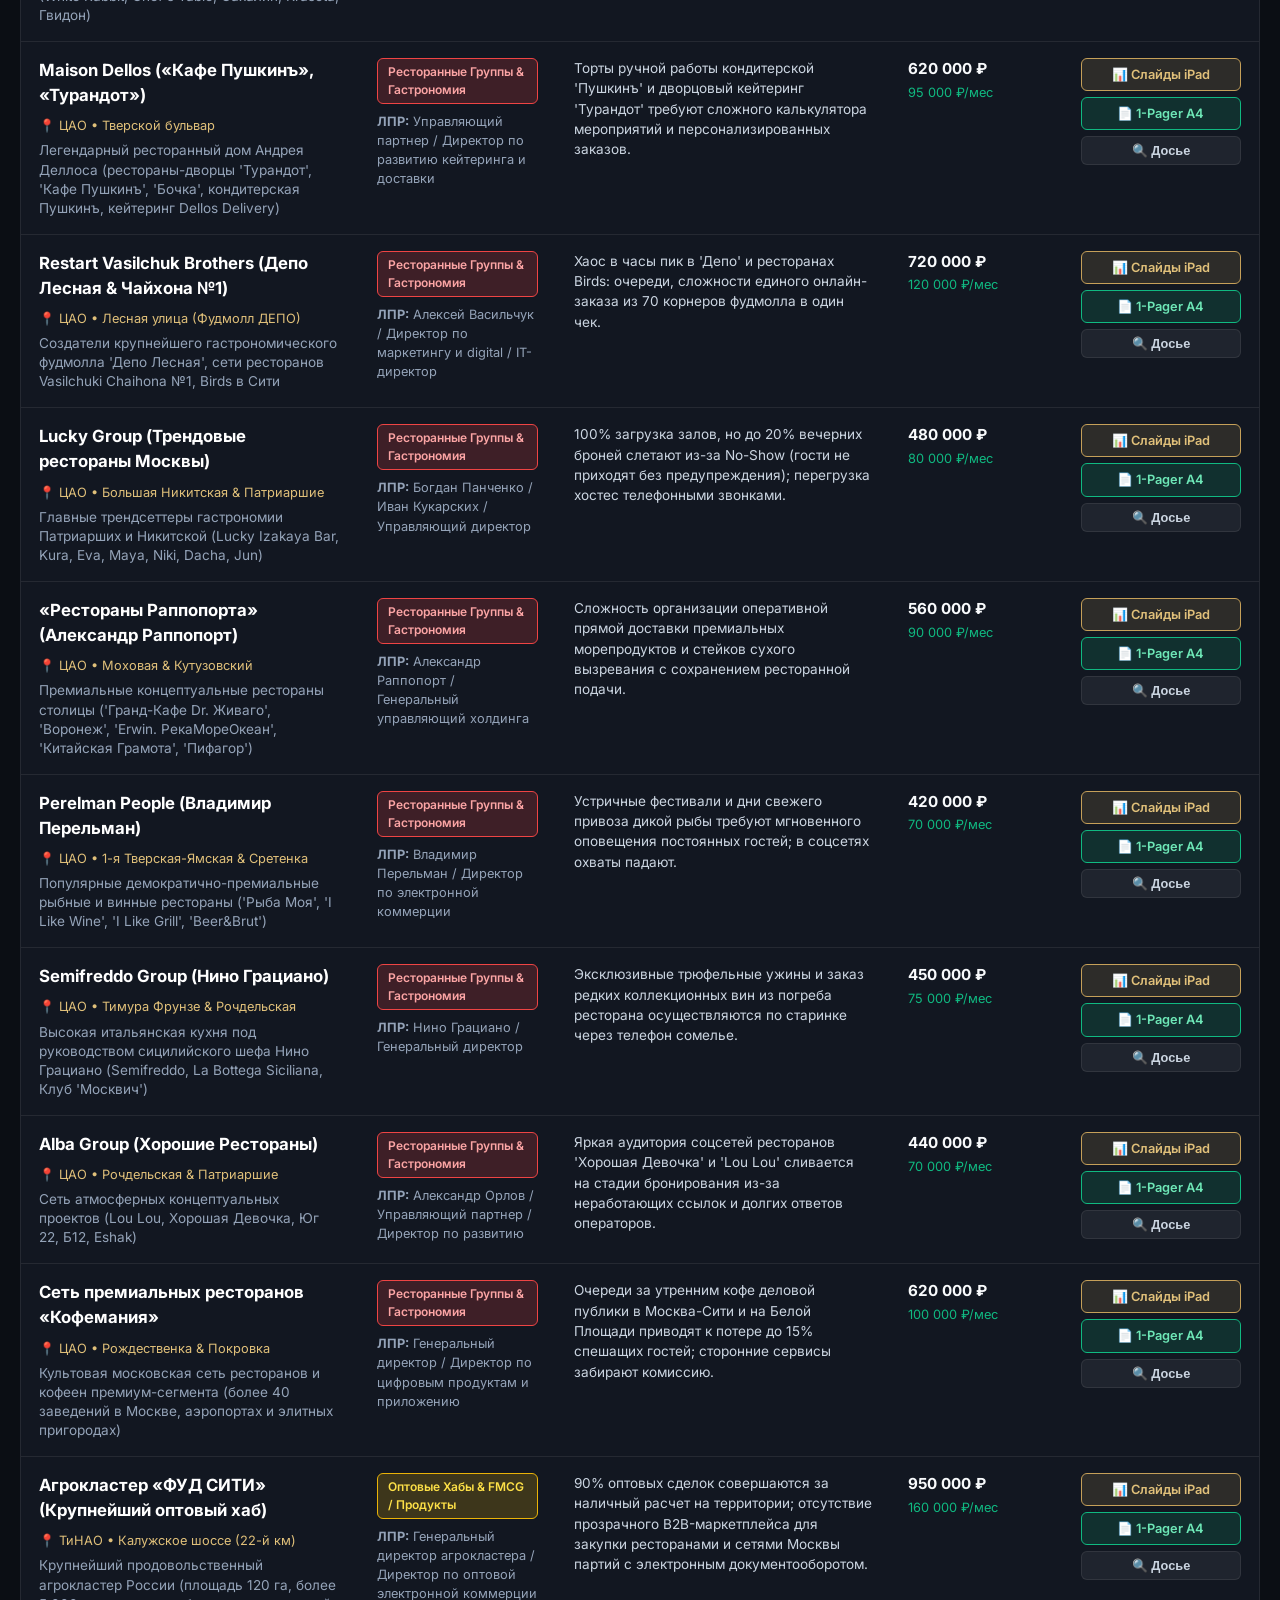
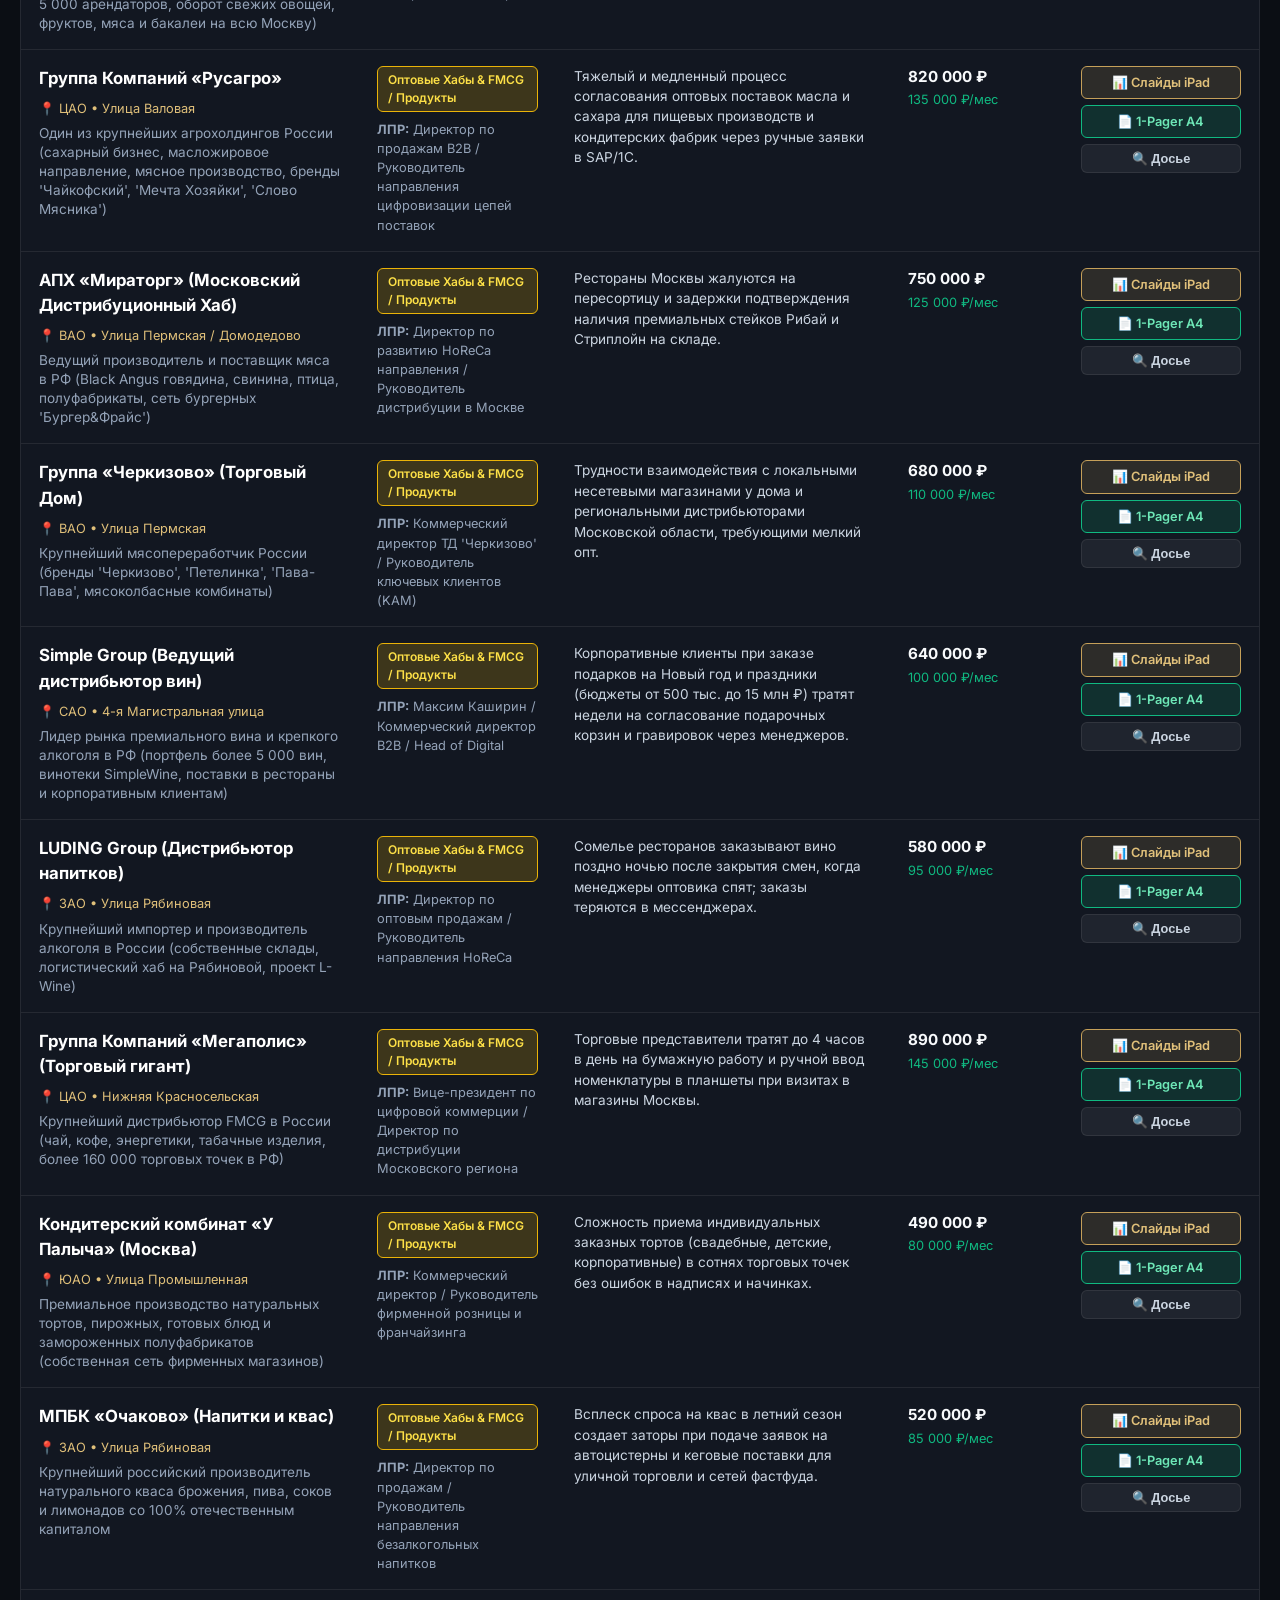
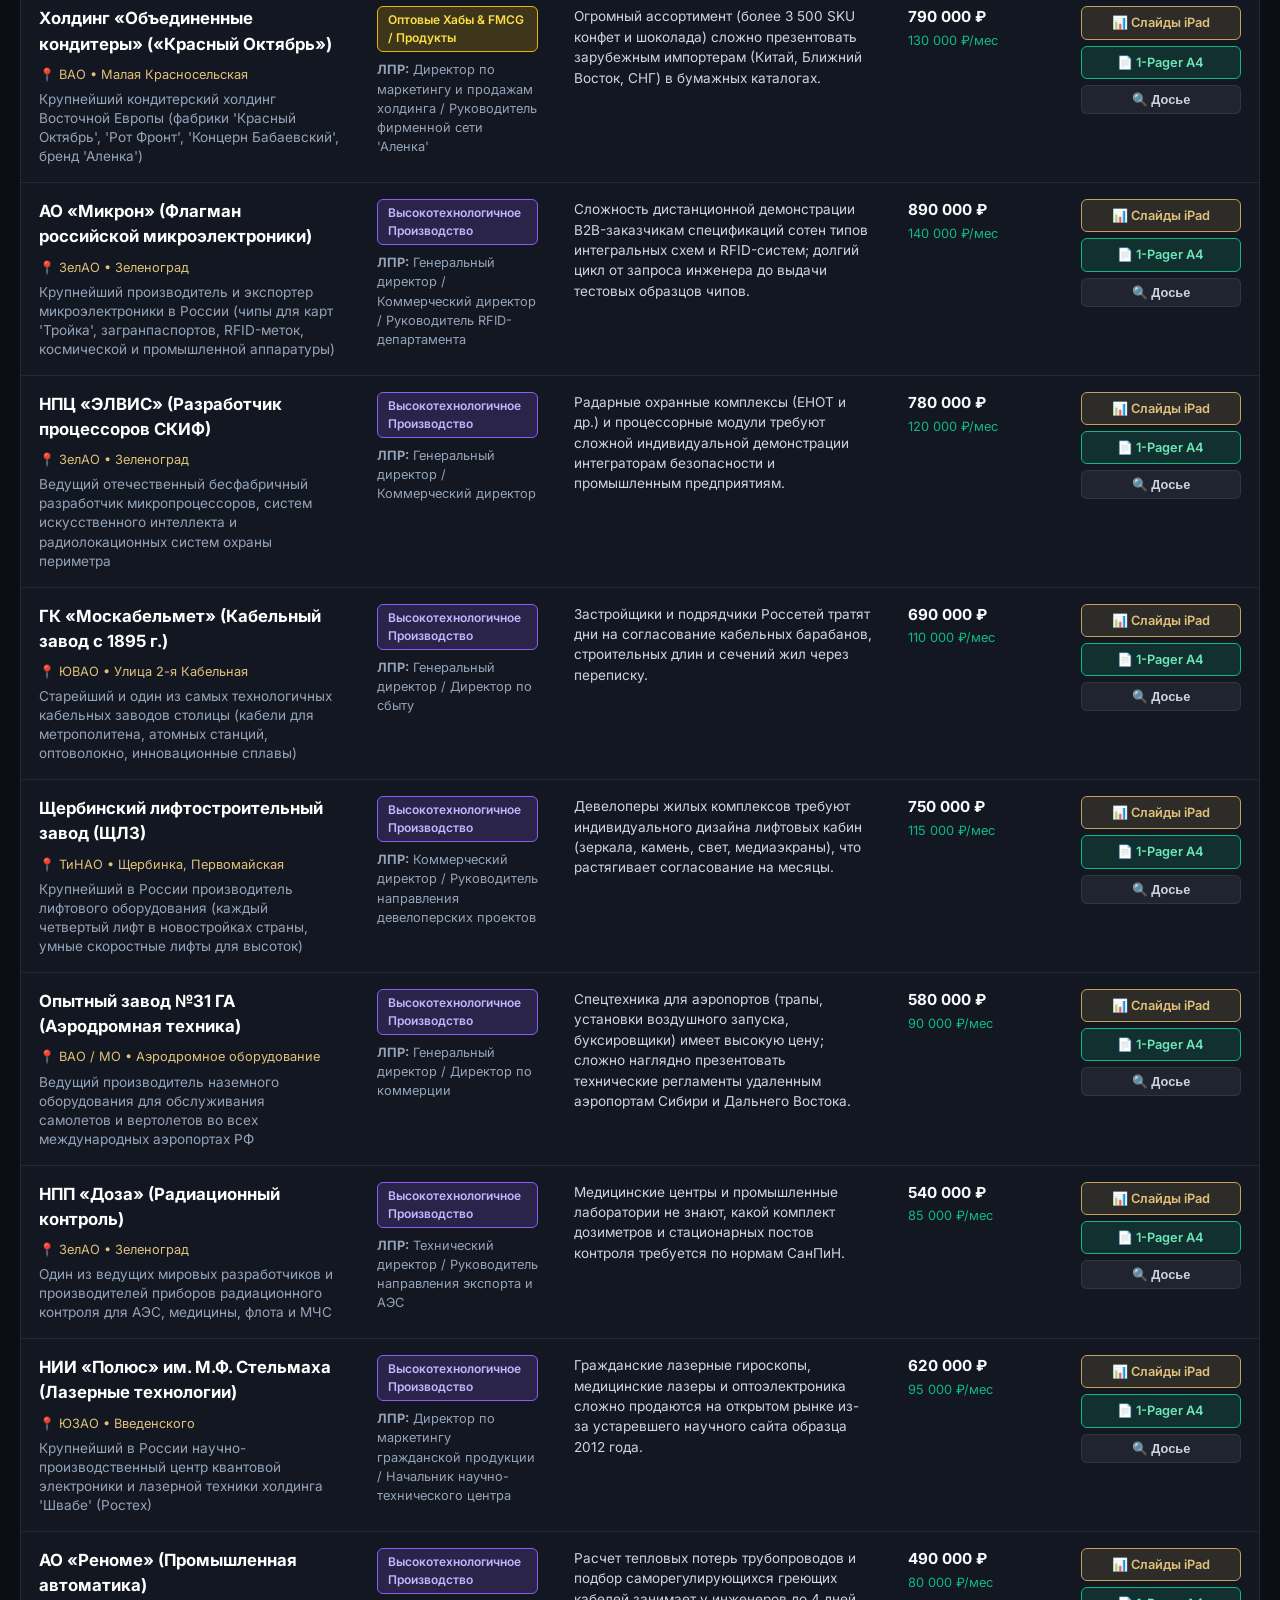
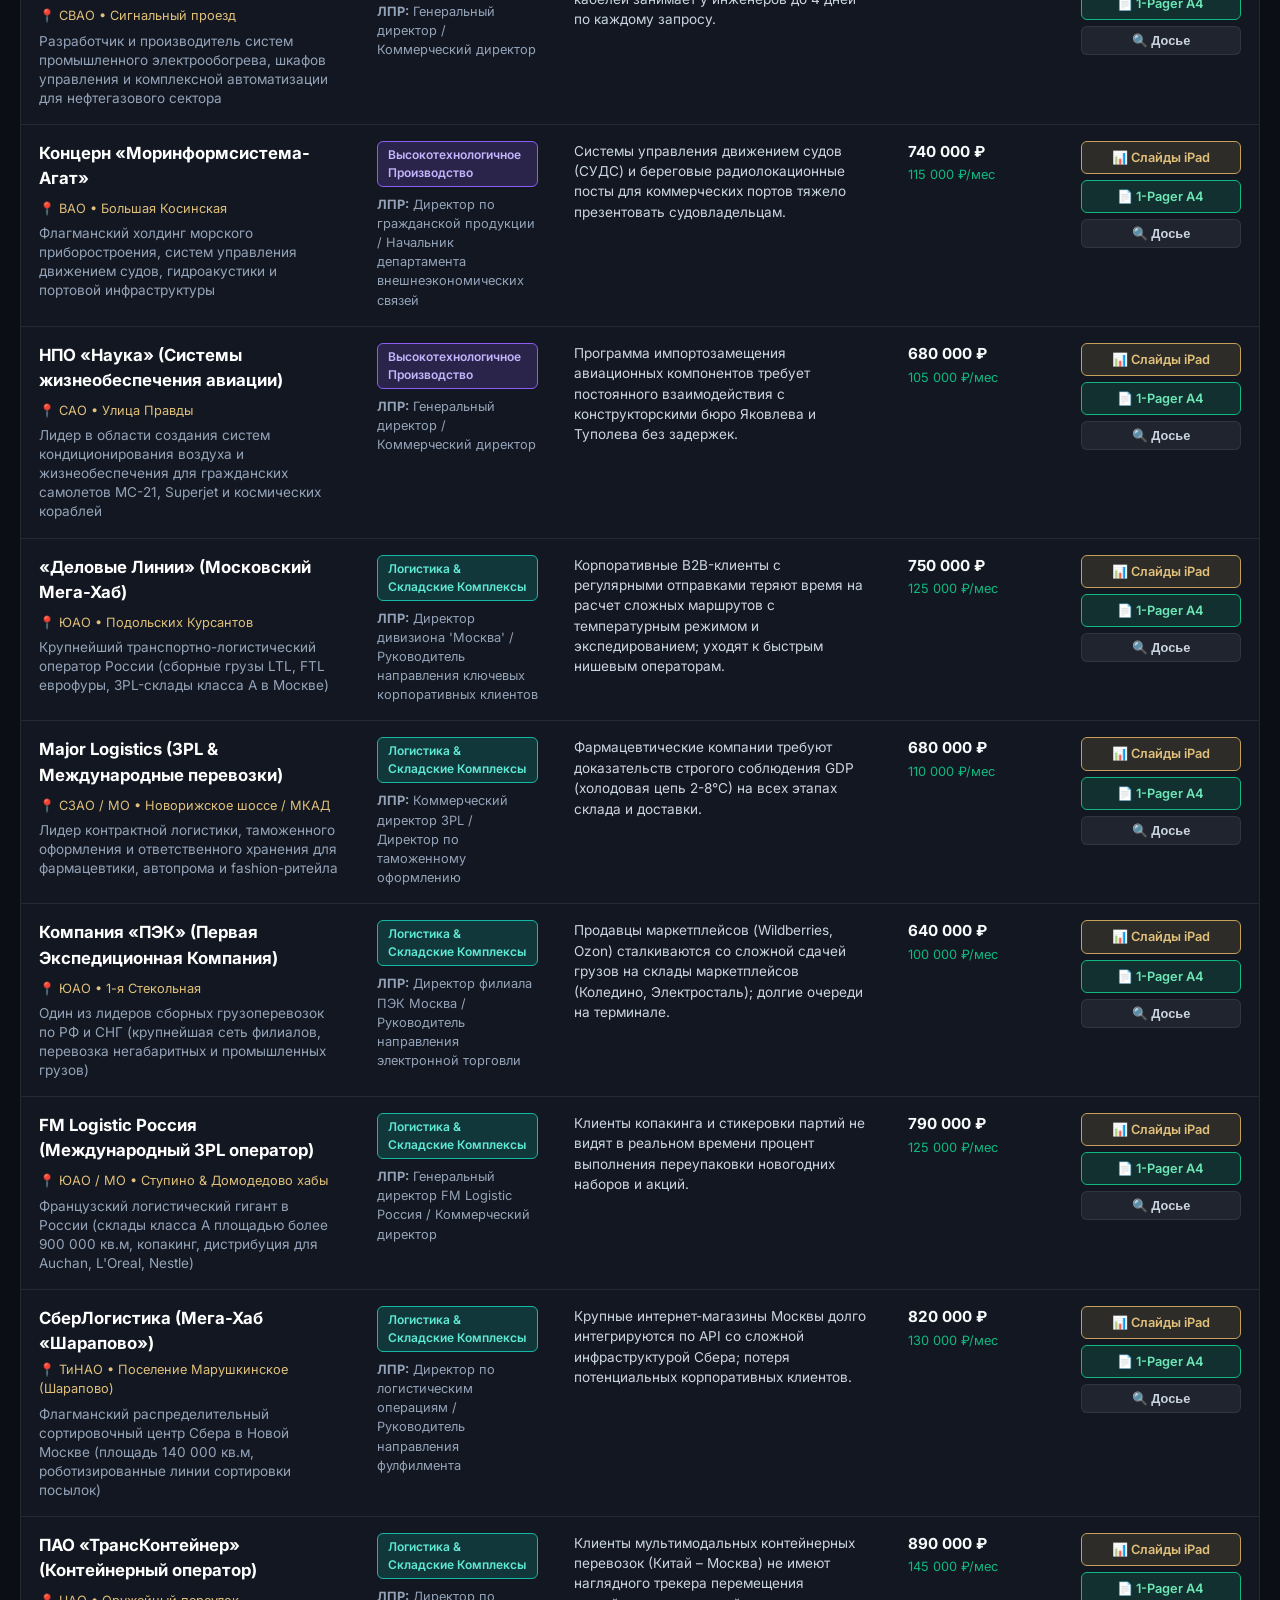
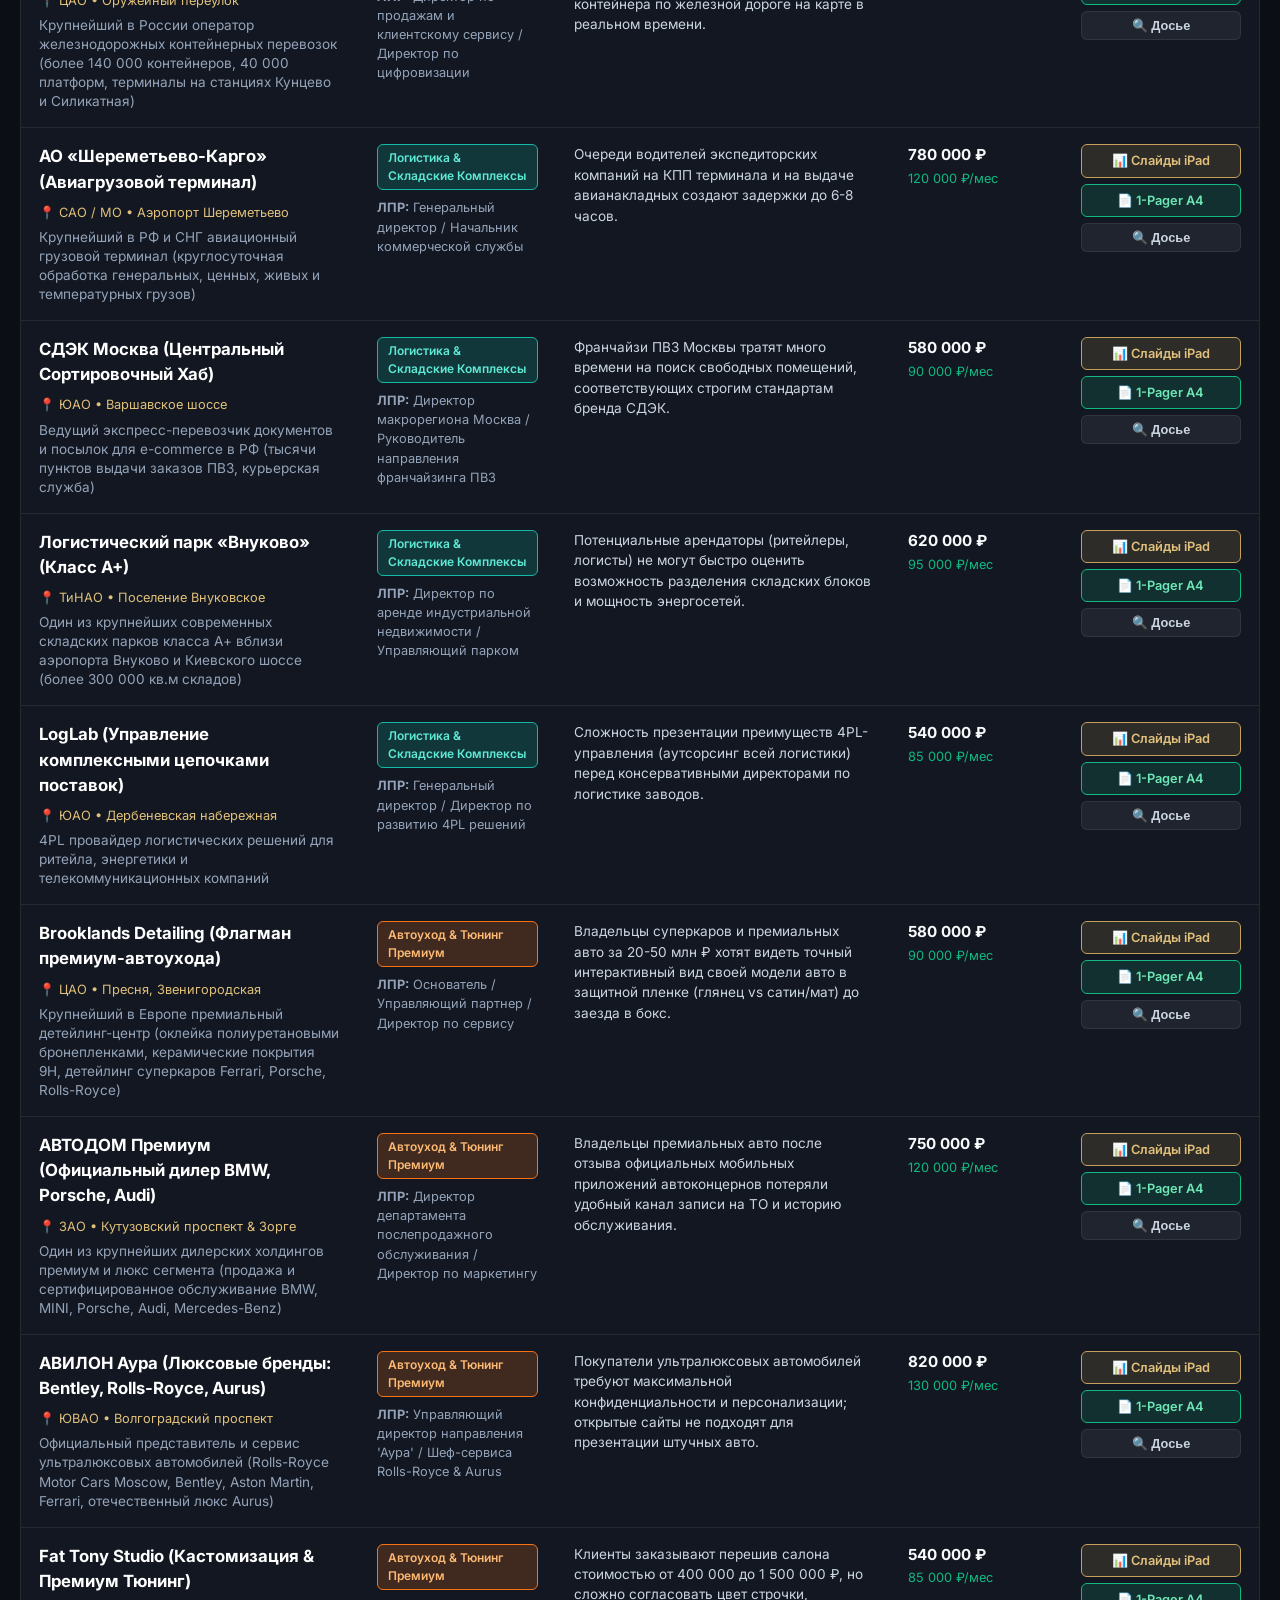
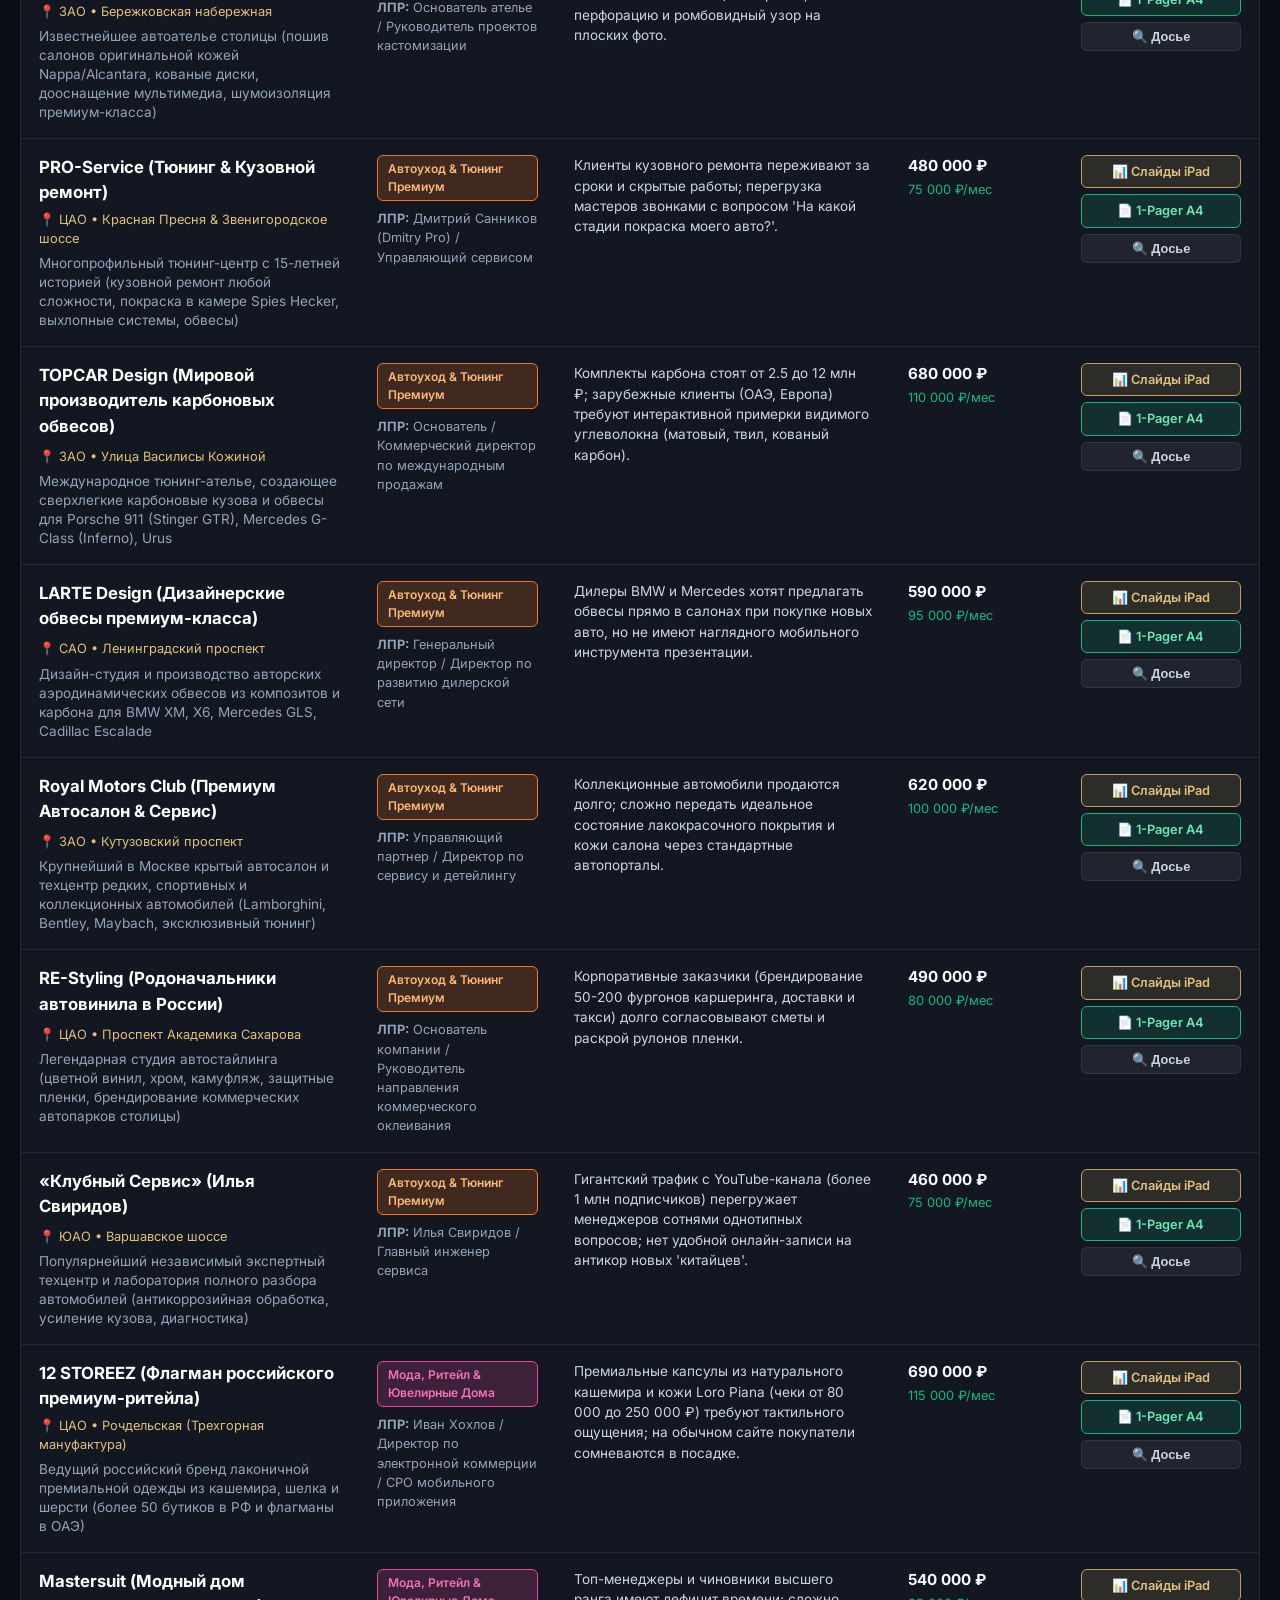
<file: Leads_List.html>
<!DOCTYPE html>
<html lang="ru">
<head>
    <meta charset="UTF-8">
    <meta name="viewport" content="width=device-width, initial-scale=1.0">
    <title>База 100 Целевых Предприятий Москвы & МО | Глобал Плюс</title>
    <link href="https://fonts.googleapis.com/css2?family=Playfair+Display:wght@600;700&family=Inter:wght@400;500;600;700&display=swap" rel="stylesheet">
    <link rel="stylesheet" href="hub-auth.css">
    <style>
        :root {
            --bg-base: #0B0E14;
            --bg-surface: #121721;
            --bg-card: #18202E;
            --gold: #C5A059;
            --gold-light: #E0C07A;
            --red: #D32F2F;
            --green: #10B981;
            --blue: #2563EB;
            --purple: #8B5CF6;
            --white: #F8FAFC;
            --text-dim: #94A3B8;
            --border: rgba(197, 160, 89, 0.2);
            --border-card: rgba(255, 255, 255, 0.08);
        }
        * { margin: 0; padding: 0; box-sizing: border-box; }
        body {
            background-color: var(--bg-base);
            color: var(--white);
            font-family: 'Inter', sans-serif;
            padding: 30px 20px 80px;
            line-height: 1.5;
        }
        .top-nav {
            max-width: 1440px;
            margin: 0 auto 24px;
            display: flex;
            align-items: center;
            justify-content: space-between;
            flex-wrap: wrap;
            gap: 15px;
        }
        .nav-left {
            display: flex;
            align-items: center;
            gap: 12px;
        }
        .btn-back {
            display: inline-flex;
            align-items: center;
            gap: 8px;
            background: rgba(255, 255, 255, 0.05);
            border: 1px solid var(--border-card);
            color: var(--gold);
            padding: 8px 18px;
            border-radius: 6px;
            text-decoration: none;
            font-weight: 600;
            font-size: 0.9rem;
            transition: all 0.2s;
        }
        .btn-back:hover {
            background: var(--gold);
            color: #000;
        }
        .nav-meta {
            font-size: 0.85rem;
            color: var(--gold-light);
            display: flex;
            align-items: center;
            gap: 12px;
        }
        .container {
            max-width: 1440px;
            margin: 0 auto;
        }
        h1 {
            font-family: 'Playfair Display', serif;
            color: var(--gold);
            font-size: 2.2rem;
            margin-bottom: 8px;
        }
        p.subtitle {
            color: var(--text-dim);
            font-size: 1rem;
            margin-bottom: 24px;
        }

        /* ПАНЕЛЬ УПРАВЛЕНИЯ */
        .controls-panel {
            background: var(--bg-surface);
            border: 1px solid var(--border-card);
            border-radius: 14px;
            padding: 22px;
            margin-bottom: 24px;
            display: flex;
            flex-direction: column;
            gap: 16px;
        }
        .search-box input {
            width: 100%;
            background: rgba(0, 0, 0, 0.4);
            border: 1px solid var(--border-card);
            padding: 14px 20px;
            border-radius: 8px;
            color: #fff;
            font-size: 1rem;
            outline: none;
            transition: border-color 0.2s;
        }
        .search-box input:focus {
            border-color: var(--gold);
        }
        .filter-group {
            display: flex;
            align-items: center;
            gap: 8px;
            flex-wrap: wrap;
        }
        .filter-label {
            font-size: 0.85rem;
            font-weight: 700;
            color: var(--gold);
            min-width: 90px;
        }
        .filter-btn {
            background: rgba(255, 255, 255, 0.05);
            border: 1px solid var(--border-card);
            color: var(--text-dim);
            padding: 6px 14px;
            border-radius: 20px;
            font-size: 0.8rem;
            cursor: pointer;
            transition: all 0.2s;
        }
        .filter-btn:hover, .filter-btn.active {
            background: var(--gold);
            color: #000;
            border-color: var(--gold);
            font-weight: 600;
        }

        /* ТАБЛИЦА ЛИДОВ */
        .table-responsive {
            background: var(--bg-surface);
            border: 1px solid var(--border-card);
            border-radius: 14px;
            overflow-x: auto;
        }
        table {
            width: 100%;
            border-collapse: collapse;
            text-align: left;
        }
        th, td {
            padding: 16px 18px;
            border-bottom: 1px solid var(--border-card);
            vertical-align: top;
        }
        th {
            background: #18202E;
            color: var(--gold);
            font-size: 0.75rem;
            text-transform: uppercase;
            letter-spacing: 1px;
            font-weight: 700;
        }
        tr:hover td {
            background: rgba(197, 160, 89, 0.03);
        }
        .lead-name {
            font-size: 1.05rem;
            font-weight: 700;
            color: #fff;
            margin-bottom: 4px;
        }
        .lead-district {
            font-size: 0.8rem;
            color: var(--gold-light);
            display: inline-block;
            margin-bottom: 6px;
        }
        .lead-focus {
            font-size: 0.85rem;
            color: var(--text-dim);
            line-height: 1.4;
        }
        .sector-tag {
            display: inline-block;
            padding: 4px 10px;
            border-radius: 6px;
            font-size: 0.75rem;
            font-weight: 600;
            background: rgba(255, 255, 255, 0.08);
            color: #E2E8F0;
        }
        .sector-tag.bg-hotel { background: rgba(197, 160, 89, 0.2); color: #E0C07A; border: 1px solid var(--gold); }
        .sector-tag.bg-med { background: rgba(16, 185, 129, 0.2); color: #6EE7B7; border: 1px solid #10B981; }
        .sector-tag.bg-dev { background: rgba(59, 130, 246, 0.2); color: #93C5FD; border: 1px solid #3B82F6; }
        .sector-tag.bg-horeca { background: rgba(239, 68, 68, 0.2); color: #FCA5A5; border: 1px solid #EF4444; }
        .sector-tag.bg-food { background: rgba(234, 179, 8, 0.2); color: #FDE047; border: 1px solid #EAB308; }
        .sector-tag.bg-prod { background: rgba(139, 92, 246, 0.2); color: #C4B5FD; border: 1px solid #8B5CF6; }
        .sector-tag.bg-log { background: rgba(20, 184, 166, 0.2); color: #5EEAD4; border: 1px solid #14B8A6; }
        .sector-tag.bg-auto { background: rgba(249, 115, 22, 0.2); color: #FDBA74; border: 1px solid #F97316; }
        .sector-tag.bg-retail { background: rgba(236, 72, 153, 0.2); color: #F472B6; border: 1px solid #EC4899; }
        .sector-tag.bg-fin { background: rgba(99, 102, 241, 0.2); color: #A5B4FC; border: 1px solid #6366F1; }

        .price-badge {
            font-size: 0.95rem;
            font-weight: 700;
            color: var(--white);
        }
        .retainer-badge {
            font-size: 0.8rem;
            color: var(--green);
            margin-top: 2px;
        }
        .actions-cell {
            display: flex;
            flex-direction: column;
            gap: 6px;
            min-width: 160px;
        }
        .btn-tool {
            display: inline-flex;
            align-items: center;
            justify-content: center;
            gap: 6px;
            padding: 6px 12px;
            border-radius: 6px;
            text-decoration: none;
            font-size: 0.8rem;
            font-weight: 600;
            transition: all 0.2s;
        }
        .btn-deck {
            background: rgba(197, 160, 89, 0.15);
            border: 1px solid var(--gold);
            color: var(--gold-light);
        }
        .btn-deck:hover {
            background: var(--gold);
            color: #000;
        }
        .btn-pager {
            background: rgba(16, 185, 129, 0.15);
            border: 1px solid var(--green);
            color: #6EE7B7;
        }
        .btn-pager:hover {
            background: var(--green);
            color: #000;
        }
        .btn-modal {
            background: rgba(255, 255, 255, 0.06);
            border: 1px solid var(--border-card);
            color: #CBD5E1;
            cursor: pointer;
        }
        .btn-modal:hover {
            background: rgba(255, 255, 255, 0.15);
            color: #fff;
        }

        /* МОДАЛЬНОЕ ОКНО ДОСЬЕ */
        .modal-overlay {
            position: fixed;
            inset: 0;
            background: rgba(0, 0, 0, 0.85);
            backdrop-filter: blur(8px);
            z-index: 1000;
            display: none;
            align-items: center;
            justify-content: center;
            padding: 20px;
        }
        .modal-overlay.active {
            display: flex;
        }
        .modal-card {
            background: var(--bg-surface);
            border: 1px solid var(--gold);
            border-radius: 16px;
            max-width: 760px;
            width: 100%;
            max-height: 90vh;
            overflow-y: auto;
            padding: 35px;
            position: relative;
            box-shadow: 0 20px 50px rgba(0,0,0,0.8);
        }
        .modal-close {
            position: absolute;
            top: 20px;
            right: 20px;
            background: rgba(255, 255, 255, 0.1);
            border: none;
            color: #fff;
            width: 32px;
            height: 32px;
            border-radius: 50%;
            cursor: pointer;
            font-size: 1.2rem;
            display: flex;
            align-items: center;
            justify-content: center;
        }
        .modal-close:hover {
            background: var(--red);
        }
        .dossier-sec {
            margin-bottom: 20px;
        }
        .dossier-label {
            font-size: 0.8rem;
            text-transform: uppercase;
            letter-spacing: 1px;
            color: var(--gold);
            font-weight: 700;
            margin-bottom: 6px;
        }
        .dossier-text {
            color: #E2E8F0;
            font-size: 0.95rem;
            line-height: 1.6;
            background: rgba(0, 0, 0, 0.3);
            padding: 12px 16px;
            border-radius: 8px;
            border: 1px solid var(--border-card);
        }
    </style>
</head>
<body>

<div class="top-nav">
    <div class="nav-left">
        <a href="index.html" class="btn-back">&larr; В Центр Продаж</a>
        <a href="Marketplaces_Strategy.html" class="btn-back" style="border-color:#F59E0B; color:#FBBF24;">📦 Маркетплейсы</a>
        <a href="Competitors_Analysis.html" class="btn-back" style="border-color:#EF4444; color:#F87171;">⚔️ Конкуренты</a>
        <a href="Comprehensive_Pitches.html" class="btn-back" style="border-color:#10B981; color:#34D399;">💰 Тарифы & КП</a>
    </div>
    <div class="nav-meta">
        <span>⚡ 100 предприятий Москвы</span>
        <span>•</span>
        <span>10 стратегических отраслей</span>
    </div>
</div>

<div class="container">
    <h1>Единый Реестр 100 Целевых Предприятий Москвы</h1>
    <p class="subtitle">Полная база флагманов гостиничного сектора, девелопмента, медицины, ритейла, ресторанных групп, производства и логистики столичного региона с выявленными болями, офферами и прямыми ссылками на презентационные инструменты.</p>

    <!-- ПАНЕЛЬ ПОИСКА И ФИЛЬТРОВ -->
    <div class="controls-panel">
        <div class="search-box">
            <input type="text" id="searchInput" placeholder="Поиск по названию компании, району (ЦАО, Сити, Зеленоград), боли, контактам или ЛПР...">
        </div>

        <div class="filter-group">
            <span class="filter-label">Отрасль:</span>
            <button class="filter-btn active" onclick="filterSector('ALL', this)">Все (100)</button>
            <button class="filter-btn" onclick="filterSector('Отели', this)">Отели 5*</button>
            <button class="filter-btn" onclick="filterSector('Медицина', this)">Клиники & Медицина</button>
            <button class="filter-btn" onclick="filterSector('Девелопмент', this)">Девелопмент</button>
            <button class="filter-btn" onclick="filterSector('Ресторанные', this)">Рестораны & HoReCa</button>
            <button class="filter-btn" onclick="filterSector('Оптовые', this)">Опт & FMCG</button>
            <button class="filter-btn" onclick="filterSector('Производство', this)">Производство & Заводы</button>
            <button class="filter-btn" onclick="filterSector('Логистика', this)">Логистика & Склады</button>
            <button class="filter-btn" onclick="filterSector('Автоуход', this)">Авто & Тюнинг</button>
            <button class="filter-btn" onclick="filterSector('Мода', this)">Мода & Ритейл</button>
            <button class="filter-btn" onclick="filterSector('Финтех', this)">Финтех & Инвестиции</button>
        </div>

        <div class="filter-group">
            <span class="filter-label">Локация:</span>
            <button class="filter-btn active" onclick="filterDistrict('ALL', this)">Все локации</button>
            <button class="filter-btn" onclick="filterDistrict('ЦАО', this)">ЦАО (Тверская, Хамовники)</button>
            <button class="filter-btn" onclick="filterDistrict('Сити', this)">Москва-Сити & Пресня</button>
            <button class="filter-btn" onclick="filterDistrict('ЗАО', this)">ЗАО (Кутузовский, Раменки)</button>
            <button class="filter-btn" onclick="filterDistrict('САО', this)">САО (Ленинградский)</button>
            <button class="filter-btn" onclick="filterDistrict('ЮАО', this)">ЮАО (Варшавское)</button>
            <button class="filter-btn" onclick="filterDistrict('ТиНАО', this)">Новая Москва (Фуд Сити)</button>
            <button class="filter-btn" onclick="filterDistrict('ЗелАО', this)">Зеленоград (Микроэлектроника)</button>
        </div>
    </div>

    <!-- ТАБЛИЦА -->
    <div class="table-responsive">
        <table>
            <thead>
                <tr>
                    <th style="width: 28%;">Предприятие & Фокус</th>
                    <th style="width: 16%;">Отрасль & ЛПР</th>
                    <th style="width: 28%;">Выявленная Боль (Потери)</th>
                    <th style="width: 14%;">Тарифы (Setup/Retainer)</th>
                    <th style="width: 14%;">Инструменты</th>
                </tr>
            </thead>
            <tbody id="leadsTableBody">
                <!-- Генерируется из data.js -->
            </tbody>
        </table>
    </div>
</div>

<!-- МОДАЛЬНОЕ ОКНО ДОСЬЕ -->
<div class="modal-overlay" id="dossierModal">
    <div class="modal-card">
        <button class="modal-close" onclick="closeModal()">&times;</button>
        <h2 id="mName" style="font-family:'Playfair Display', serif; color:var(--gold); margin-bottom:6px;">Название Компании</h2>
        <div id="mMeta" style="font-size:0.85rem; color:var(--gold-light); margin-bottom:20px;">Округ • Отрасль</div>

        <div class="dossier-sec">
            <div class="dossier-label">Контакты & ЛПР:</div>
            <div class="dossier-text" id="mContacts"></div>
        </div>

        <div class="dossier-sec">
            <div class="dossier-label">Точка Утечки Выручки (Боль):</div>
            <div class="dossier-text" id="mPain" style="border-left: 3px solid var(--red);"></div>
        </div>

        <div class="dossier-sec">
            <div class="dossier-label">Оффер «Троянского Коня» (Решение за 48 часов):</div>
            <div class="dossier-text" id="mTrojan" style="border-left: 3px solid var(--green);"></div>
        </div>

        <div class="dossier-sec">
            <div class="dossier-label">Финансовый Эффект & ROI:</div>
            <div class="dossier-text" id="mRoi"></div>
        </div>

        <div style="display:flex; gap:12px; margin-top:25px; flex-wrap:wrap;">
            <a href="#" id="mDeckLink" class="btn-tool btn-deck" style="padding:10px 18px;">📊 Открыть Слайды iPad</a>
            <a href="#" id="mPagerLink" class="btn-tool btn-pager" style="padding:10px 18px;">📄 Открыть 1-Pager А4</a>
            <a href="#" id="mDemoLink" class="btn-tool" style="background:#C5A059; color:#000; padding:10px 18px;" target="_blank">⚡ Открыть Живой Демо-Стенд</a>
        </div>
    </div>
</div>

<script src="data.js"></script>
<script>
    let currentSector = 'ALL';
    let currentDistrict = 'ALL';
    let searchQuery = '';

    const leads = typeof moscowLeads !== 'undefined' ? moscowLeads : [];

    function renderLeads() {
        const tbody = document.getElementById('leadsTableBody');
        tbody.innerHTML = '';

        const filtered = leads.filter(item => {
            const matchSector = currentSector === 'ALL' || item.sector.toLowerCase().includes(currentSector.toLowerCase());
            const matchDistrict = currentDistrict === 'ALL' || item.region.toLowerCase().includes(currentDistrict.toLowerCase());
            const q = searchQuery.toLowerCase();
            const matchSearch = !q || 
                item.name.toLowerCase().includes(q) ||
                item.region.toLowerCase().includes(q) ||
                item.sector.toLowerCase().includes(q) ||
                item.pain_point.toLowerCase().includes(q) ||
                item.target_persona.toLowerCase().includes(q) ||
                item.contact_info.toLowerCase().includes(q);

            return matchSector && matchDistrict && matchSearch;
        });

        if (filtered.length === 0) {
            tbody.innerHTML = `<tr><td colspan="5" style="text-align:center; padding:40px; color:var(--text-dim);">Предприятий не найдено. Попробуйте изменить параметры поиска или фильтров.</td></tr>`;
            return;
        }

        filtered.forEach(lead => {
            const tr = document.createElement('tr');
            tr.innerHTML = `
                <td>
                    <div class="lead-name">${lead.name}</div>
                    <div class="lead-district">📍 ${lead.region}</div>
                    <div class="lead-focus">${lead.focus}</div>
                </td>
                <td>
                    <span class="sector-tag ${lead.badge_class}">${lead.sector}</span>
                    <div style="font-size:0.8rem; color:#94A3B8; margin-top:8px;"><strong>ЛПР:</strong> ${lead.target_persona}</div>
                </td>
                <td>
                    <div style="font-size:0.85rem; color:#CBD5E1; line-height:1.5;">${lead.pain_point}</div>
                </td>
                <td>
                    <div class="price-badge">${lead.price_setup}</div>
                    <div class="retainer-badge">${lead.price_retainer}</div>
                </td>
                <td>
                    <div class="actions-cell">
                        <a href="Dynamic_Pitch_Deck.html?id=${lead.id}" class="btn-tool btn-deck">📊 Слайды iPad</a>
                        <a href="Dynamic_One_Pager.html?id=${lead.id}" class="btn-tool btn-pager">📄 1-Pager А4</a>
                        <button class="btn-tool btn-modal" onclick="openModal('${lead.id}')">🔍 Досье</button>
                    </div>
                </td>
            `;
            tbody.appendChild(tr);
        });
    }

    function filterSector(sector, btn) {
        currentSector = sector;
        document.querySelectorAll('.filter-group:nth-child(2) .filter-btn').forEach(b => b.classList.remove('active'));
        btn.classList.add('active');
        renderLeads();
    }

    function filterDistrict(district, btn) {
        currentDistrict = district;
        document.querySelectorAll('.filter-group:nth-child(3) .filter-btn').forEach(b => b.classList.remove('active'));
        btn.classList.add('active');
        renderLeads();
    }

    document.getElementById('searchInput').addEventListener('input', (e) => {
        searchQuery = e.target.value;
        renderLeads();
    });

    function openModal(id) {
        const lead = leads.find(x => x.id === id);
        if (!lead) return;

        document.getElementById('mName').innerText = lead.name;
        document.getElementById('mMeta').innerText = `${lead.region} • ${lead.sector}`;
        document.getElementById('mContacts').innerHTML = `<strong>Адрес & Контакты:</strong> ${lead.contact_info}<br><strong>Ключевое лицо (ЛПР):</strong> ${lead.target_persona}`;
        document.getElementById('mPain').innerText = lead.pain_point;
        document.getElementById('mTrojan').innerText = lead.trojan_pitch;
        document.getElementById('mRoi').innerHTML = `<strong>Обоснование окупаемости:</strong> ${lead.roi_desc}<br><br><strong>Стоимость Setup:</strong> ${lead.price_setup} | <strong>Сопровождение Retainer:</strong> ${lead.price_retainer}`;

        document.getElementById('mDeckLink').href = `Dynamic_Pitch_Deck.html?id=${lead.id}`;
        document.getElementById('mPagerLink').href = `Dynamic_One_Pager.html?id=${lead.id}`;
        document.getElementById('mDemoLink').href = lead.template_url;

        document.getElementById('dossierModal').classList.add('active');
    }

    function closeModal() {
        document.getElementById('dossierModal').classList.remove('active');
    }

    // Инициализация при загрузке
    renderLeads();
</script>

<script src="hub-auth.js"></script>
</body>
</html>
</file>
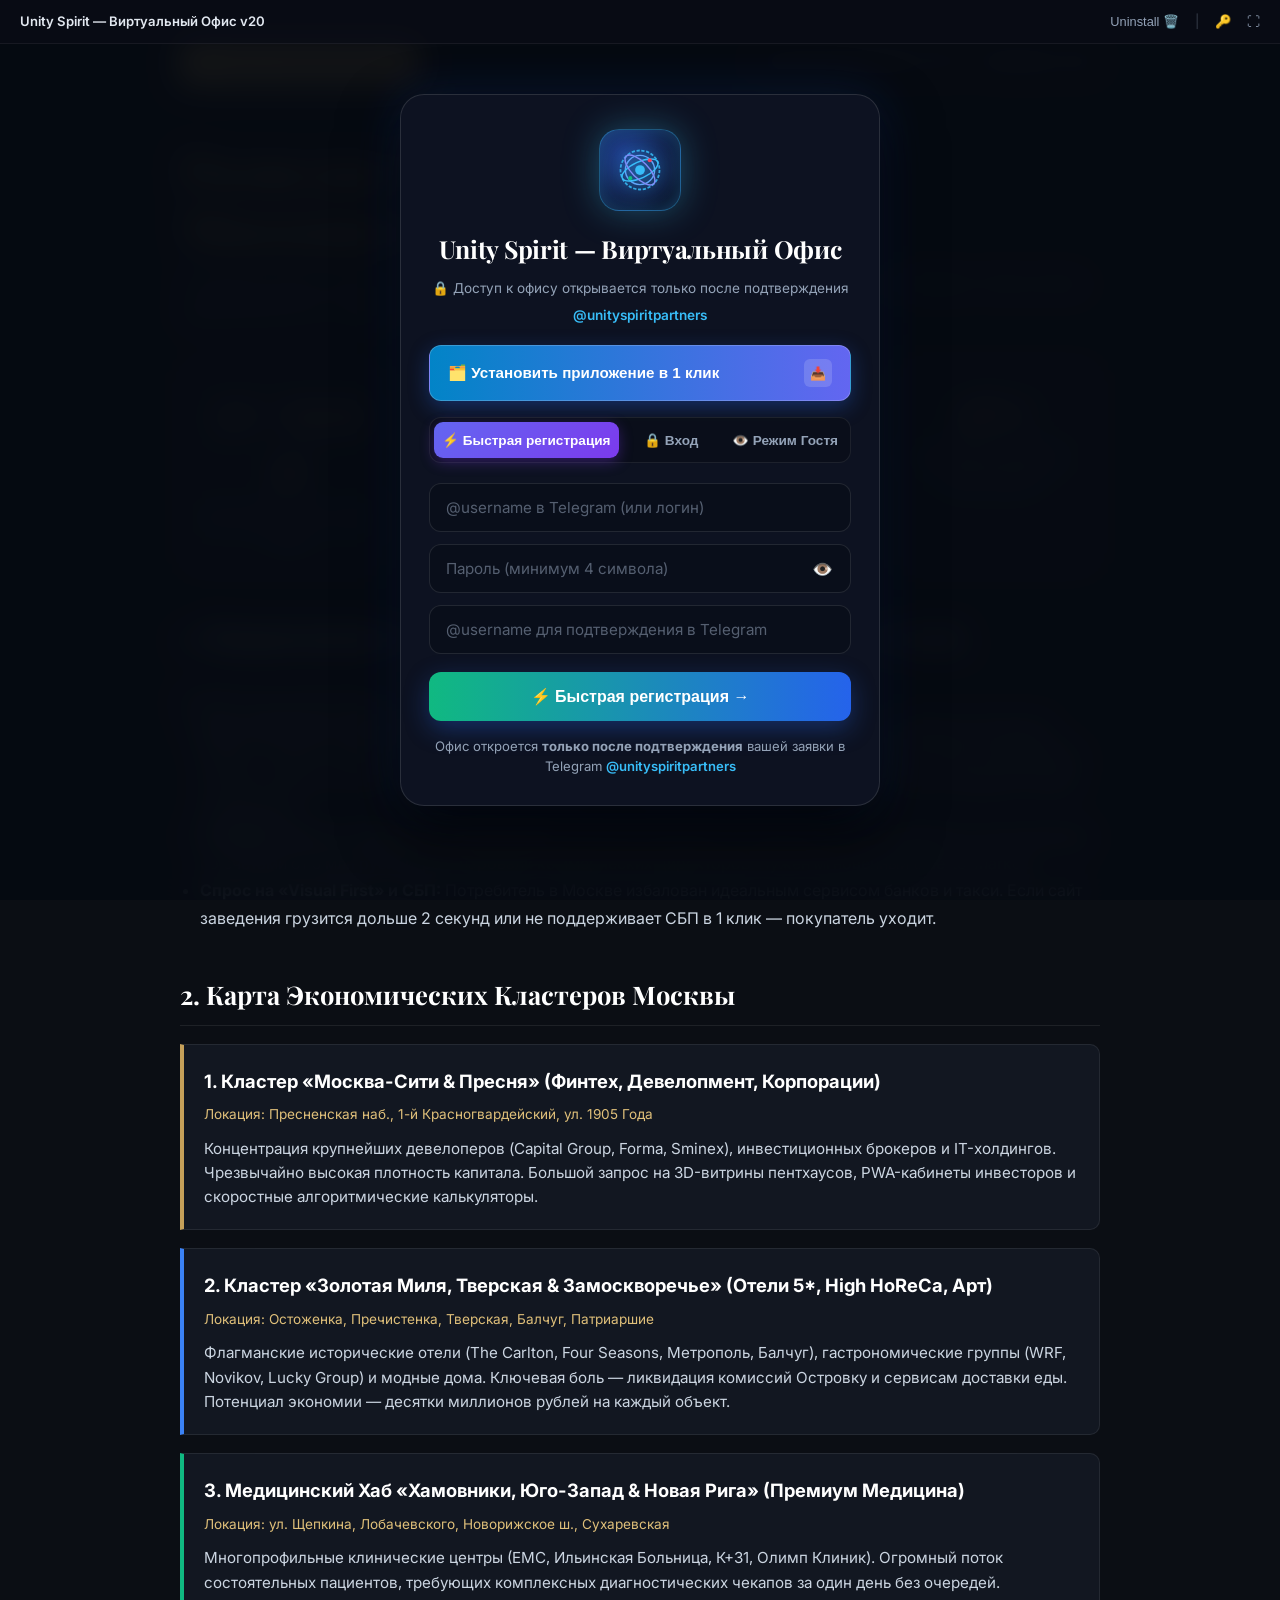
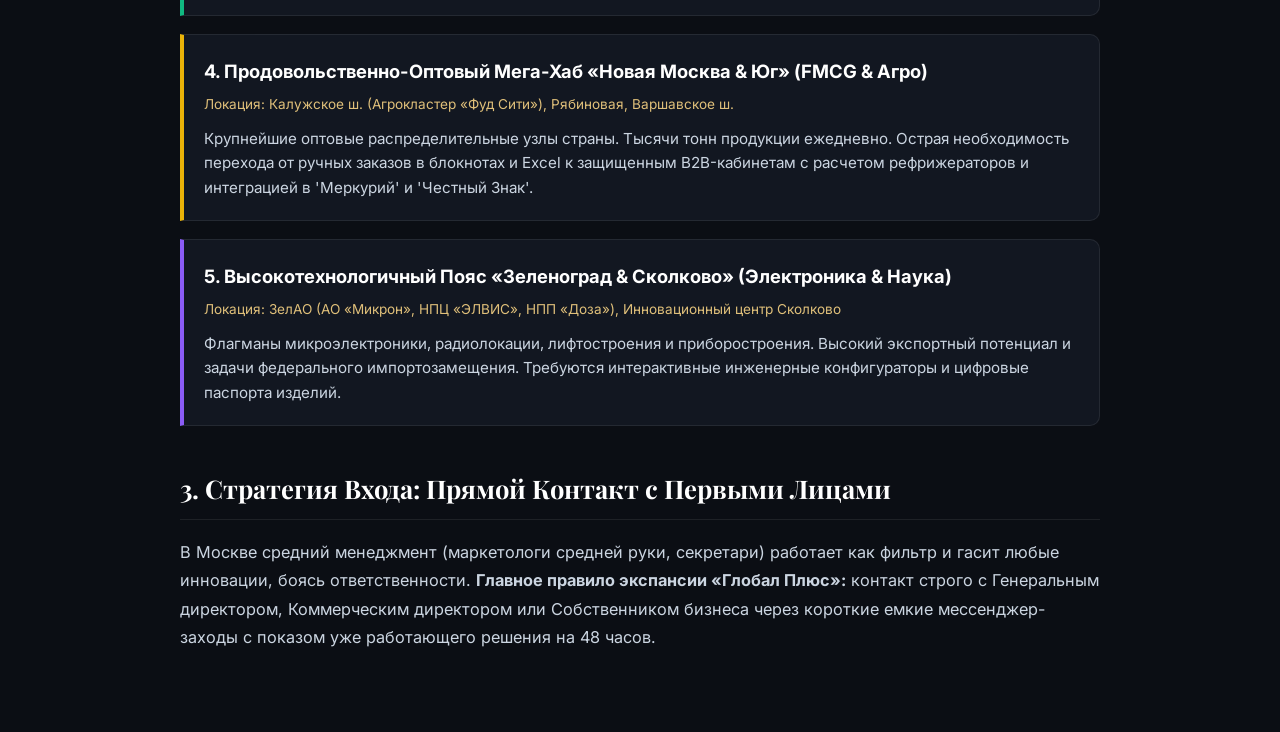
<file: Market_Intelligence.html>
<!DOCTYPE html>
<html lang="ru">
<head>
<meta charset="UTF-8">
<meta name="viewport" content="width=device-width, initial-scale=1.0">
<title>Разведка Рынка Москвы: Аналитический Отчет 2026 | Глобал Плюс</title>
<link href="https://fonts.googleapis.com/css2?family=Playfair+Display:ital,wght@0,600;0,700;1,400&family=Inter:wght@300;400;500;600;700&display=swap" rel="stylesheet">
<link rel="stylesheet" href="hub-auth.css">
<style>
  :root {
    --bg-base: #0B0E14;
    --bg-surface: #121721;
    --bg-card: #18202E;
    --gold: #C5A059;
    --gold-light: #E0C07A;
    --red: #D32F2F;
    --green: #10B981;
    --blue: #2563EB;
    --white: #F8FAFC;
    --text-dim: #94A3B8;
    --border: rgba(197, 160, 89, 0.2);
    --border-card: rgba(255, 255, 255, 0.08);
  }
  * { margin: 0; padding: 0; box-sizing: border-box; }
  body {
    font-family: 'Inter', -apple-system, sans-serif;
    background: var(--bg-base);
    color: var(--white);
    padding: 40px 20px 80px;
    max-width: 960px;
    margin: 0 auto;
    line-height: 1.75;
  }
  .top-nav {
    display: flex;
    justify-content: space-between;
    align-items: center;
    margin-bottom: 35px;
    padding-bottom: 20px;
    border-bottom: 1px solid var(--border-card);
  }
  .btn-back {
    display: inline-flex;
    align-items: center;
    gap: 8px;
    padding: 10px 20px;
    background: var(--gold);
    color: #000;
    text-decoration: none;
    border-radius: 6px;
    font-weight: 700;
    font-size: 0.9rem;
    transition: all 0.2s;
  }
  .btn-back:hover {
    filter: brightness(1.15);
    transform: translateY(-2px);
  }
  .brand-badge {
    font-size: 0.8rem;
    letter-spacing: 2px;
    text-transform: uppercase;
    color: var(--gold);
    font-weight: 700;
  }
  h1 {
    font-family: 'Playfair Display', serif;
    font-size: clamp(2.2rem, 4vw, 3rem);
    color: var(--gold);
    line-height: 1.2;
    margin-bottom: 12px;
  }
  h2 {
    font-family: 'Playfair Display', serif;
    font-size: 1.6rem;
    color: #fff;
    margin-top: 40px;
    margin-bottom: 18px;
    padding-bottom: 8px;
    border-bottom: 1px solid var(--border-card);
  }
  h3 {
    font-size: 1.2rem;
    color: var(--gold-light);
    margin-top: 25px;
    margin-bottom: 10px;
  }
  .stat-grid {
    display: grid;
    grid-template-columns: repeat(auto-fit, minmax(200px, 1fr));
    gap: 16px;
    margin: 25px 0 35px;
  }
  .stat-box {
    background: var(--bg-surface);
    border: 1px solid var(--border-card);
    border-radius: 12px;
    padding: 20px;
    text-align: center;
  }
  .stat-num {
    font-family: 'Playfair Display', serif;
    font-size: 2.2rem;
    font-weight: 700;
    color: var(--gold);
  }
  .stat-desc {
    font-size: 0.8rem;
    color: var(--text-dim);
    text-transform: uppercase;
    letter-spacing: 1px;
    margin-top: 4px;
  }
  .cluster-card {
    background: var(--bg-surface);
    border: 1px solid var(--border-card);
    border-left: 4px solid var(--gold);
    border-radius: 0 10px 10px 0;
    padding: 20px;
    margin-bottom: 18px;
  }
  .cluster-name {
    font-size: 1.15rem;
    font-weight: 700;
    color: #fff;
    margin-bottom: 6px;
  }
  .cluster-meta {
    font-size: 0.85rem;
    color: var(--gold-light);
    margin-bottom: 10px;
  }
  .cluster-body {
    font-size: 0.95rem;
    color: #CBD5E1;
    line-height: 1.6;
  }
</style>
</head>
<body>

<div class="top-nav">
  <a href="index.html" class="btn-back">&larr; В Центр Продаж Москвы</a>
  <span class="brand-badge">АНАЛИТИЧЕСКИЙ ОТЧЕТ • МОСКВА 2026</span>
</div>

<h1>Разведка Рынка Москвы & Московской Агломерации</h1>
<p style="color: var(--text-dim); font-size: 1.1rem; margin-bottom: 30px;">
  Глубокий анализ бизнес-ландшафта столицы, концентрации финансовых потоков, ключевых точек утечки маржинальности и карты стратегических экономических кластеров.
</p>

<!-- СТАТИСТИКА РЫНКА -->
<div class="stat-grid">
  <div class="stat-box">
    <div class="stat-num">30+ трлн ₽</div>
    <div class="stat-desc">ВРП Москвы (20% ВВП РФ)</div>
  </div>
  <div class="stat-box">
    <div class="stat-num">21.5 млн</div>
    <div class="stat-desc">Население агломерации</div>
  </div>
  <div class="stat-box">
    <div class="stat-num">15+ млрд ₽</div>
    <div class="stat-desc">Потери отелей на комиссиях OTA</div>
  </div>
  <div class="stat-box">
    <div class="stat-num">48 ч</div>
    <div class="stat-desc">Наш цикл боевого прототипа</div>
  </div>
</div>

<h2>1. Макроэкономический Контекст и Окно Возможностей 2026</h2>
<p style="color:#CBD5E1; font-size:1.02rem;">
  В 2026 году московский рынок переживает тектонический сдвиг:
</p>
<ul style="color:#CBD5E1; margin-left:20px; line-height:1.7;">
  <li><strong>Крах иллюзий по поводу маркетплейсов и агрегаторов:</strong> Если в 2022–2023 годах бизнес бежал в Островок, Яндекс и маркетплейсы, спасая трафик, то к 2026 году комиссии выросли до грабительских 18–30%. Владельцы отелей, клиник и ресторанов осознали, что работают «на дядю», отдавая до 50% операционной прибыли чужим платформам.</li>
  <li><strong>Неэффективность тяжелых IT-интеграторов:</strong> Заказные разработки на Битриксе и 1С, тянущиеся по 9–12 месяцев со счетами от 5 млн рублей, разочаровали коммерческих директоров. Нужен мгновенный time-to-market.</li>
  <li><strong>Спрос на «Visual First» и СБП:</strong> Потребитель в Москве избалован идеальным сервисом банков и такси. Если сайт заведения грузится дольше 2 секунд или не поддерживает СБП в 1 клик — покупатель уходит.</li>
</ul>

<h2>2. Карта Экономических Кластеров Москвы</h2>

<div class="cluster-card">
  <div class="cluster-name">1. Кластер «Москва-Сити & Пресня» (Финтех, Девелопмент, Корпорации)</div>
  <div class="cluster-meta">Локация: Пресненская наб., 1-й Красногвардейский, ул. 1905 Года</div>
  <div class="cluster-body">
    Концентрация крупнейших девелоперов (Capital Group, Forma, Sminex), инвестиционных брокеров и IT-холдингов. Чрезвычайно высокая плотность капитала. Большой запрос на 3D-витрины пентхаусов, PWA-кабинеты инвесторов и скоростные алгоритмические калькуляторы.
  </div>
</div>

<div class="cluster-card" style="border-left-color: #3B82F6;">
  <div class="cluster-name">2. Кластер «Золотая Миля, Тверская & Замоскворечье» (Отели 5*, High HoReCa, Арт)</div>
  <div class="cluster-meta">Локация: Остоженка, Пречистенка, Тверская, Балчуг, Патриаршие</div>
  <div class="cluster-body">
    Флагманские исторические отели (The Carlton, Four Seasons, Метрополь, Балчуг), гастрономические группы (WRF, Novikov, Lucky Group) и модные дома. Ключевая боль — ликвидация комиссий Островку и сервисам доставки еды. Потенциал экономии — десятки миллионов рублей на каждый объект.
  </div>
</div>

<div class="cluster-card" style="border-left-color: #10B981;">
  <div class="cluster-name">3. Медицинский Хаб «Хамовники, Юго-Запад & Новая Рига» (Премиум Медицина)</div>
  <div class="cluster-meta">Локация: ул. Щепкина, Лобачевского, Новорижское ш., Сухаревская</div>
  <div class="cluster-body">
    Многопрофильные клинические центры (ЕМС, Ильинская Больница, К+31, Олимп Клиник). Огромный поток состоятельных пациентов, требующих комплексных диагностических чекапов за один день без очередей.
  </div>
</div>

<div class="cluster-card" style="border-left-color: #EAB308;">
  <div class="cluster-name">4. Продовольственно-Оптовый Мега-Хаб «Новая Москва & Юг» (FMCG & Агро)</div>
  <div class="cluster-meta">Локация: Калужское ш. (Агрокластер «Фуд Сити»), Рябиновая, Варшавское ш.</div>
  <div class="cluster-body">
    Крупнейшие оптовые распределительные узлы страны. Тысячи тонн продукции ежедневно. Острая необходимость перехода от ручных заказов в блокнотах и Excel к защищенным B2B-кабинетам с расчетом рефрижераторов и интеграцией в 'Меркурий' и 'Честный Знак'.
  </div>
</div>

<div class="cluster-card" style="border-left-color: #8B5CF6;">
  <div class="cluster-name">5. Высокотехнологичный Пояс «Зеленоград & Сколково» (Электроника & Наука)</div>
  <div class="cluster-meta">Локация: ЗелАО (АО «Микрон», НПЦ «ЭЛВИС», НПП «Доза»), Инновационный центр Сколково</div>
  <div class="cluster-body">
    Флагманы микроэлектроники, радиолокации, лифтостроения и приборостроения. Высокий экспортный потенциал и задачи федерального импортозамещения. Требуются интерактивные инженерные конфигураторы и цифровые паспорта изделий.
  </div>
</div>

<h2>3. Стратегия Входа: Прямой Контакт с Первыми Лицами</h2>
<p style="color:#CBD5E1; font-size:1.02rem;">
  В Москве средний менеджмент (маркетологи средней руки, секретари) работает как фильтр и гасит любые инновации, боясь ответственности.
  <strong>Главное правило экспансии «Глобал Плюс»:</strong> контакт строго с Генеральным директором, Коммерческим директором или Собственником бизнеса через короткие емкие мессенджер-заходы с показом уже работающего решения на 48 часов.
</p>

<script src="hub-auth.js"></script>
</body>
</html>
</file>
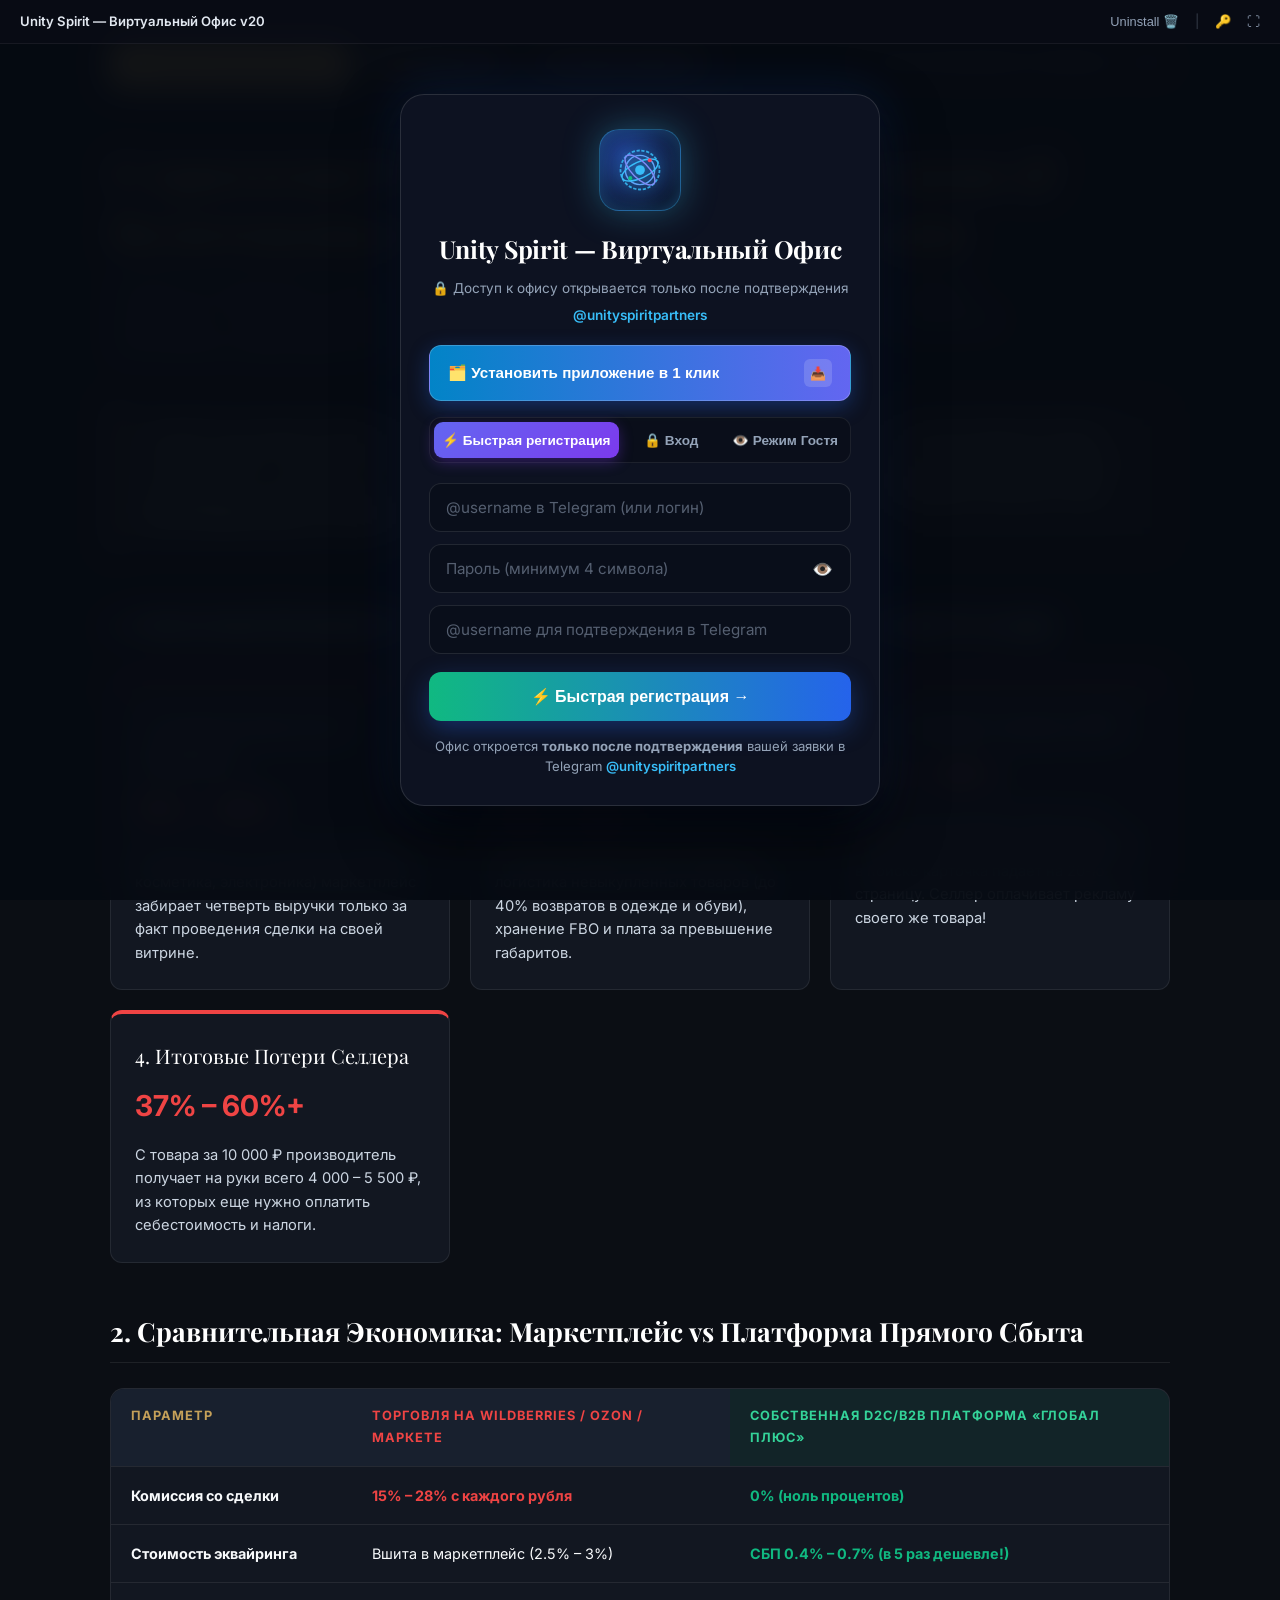
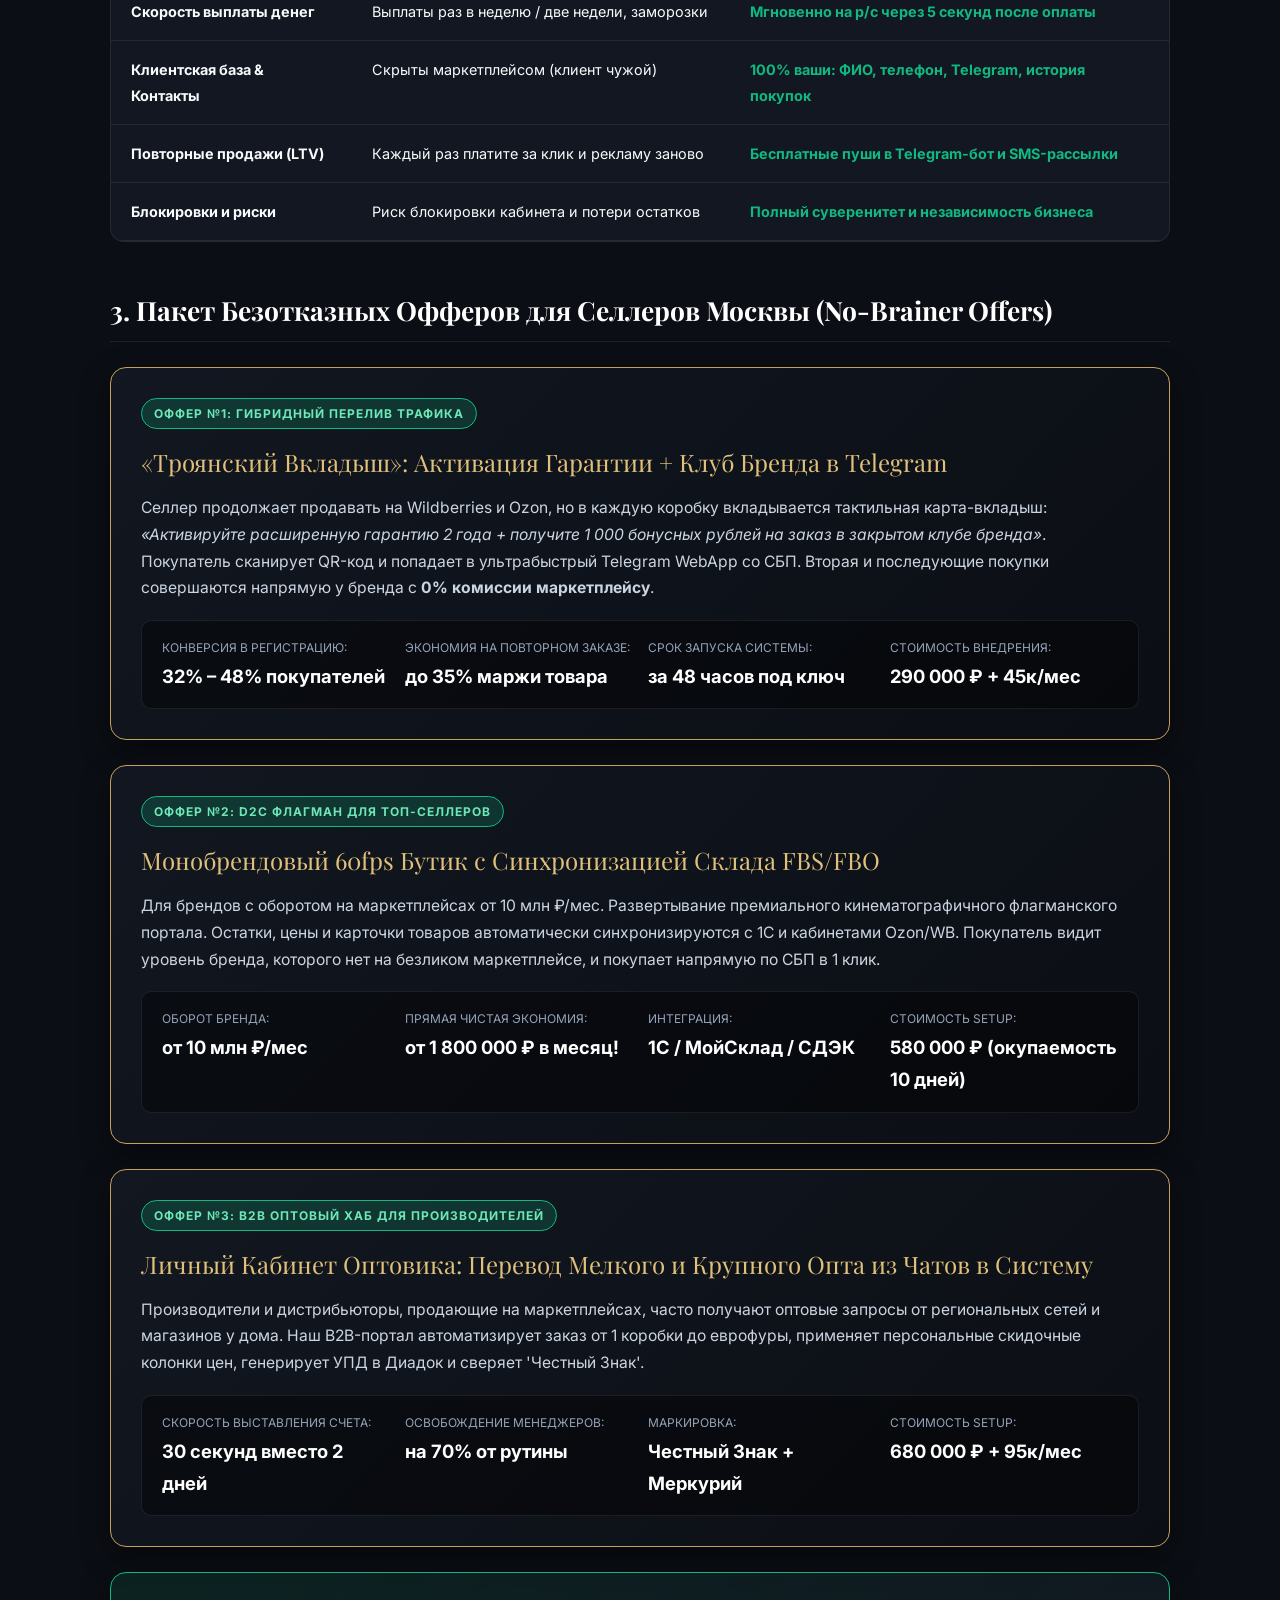
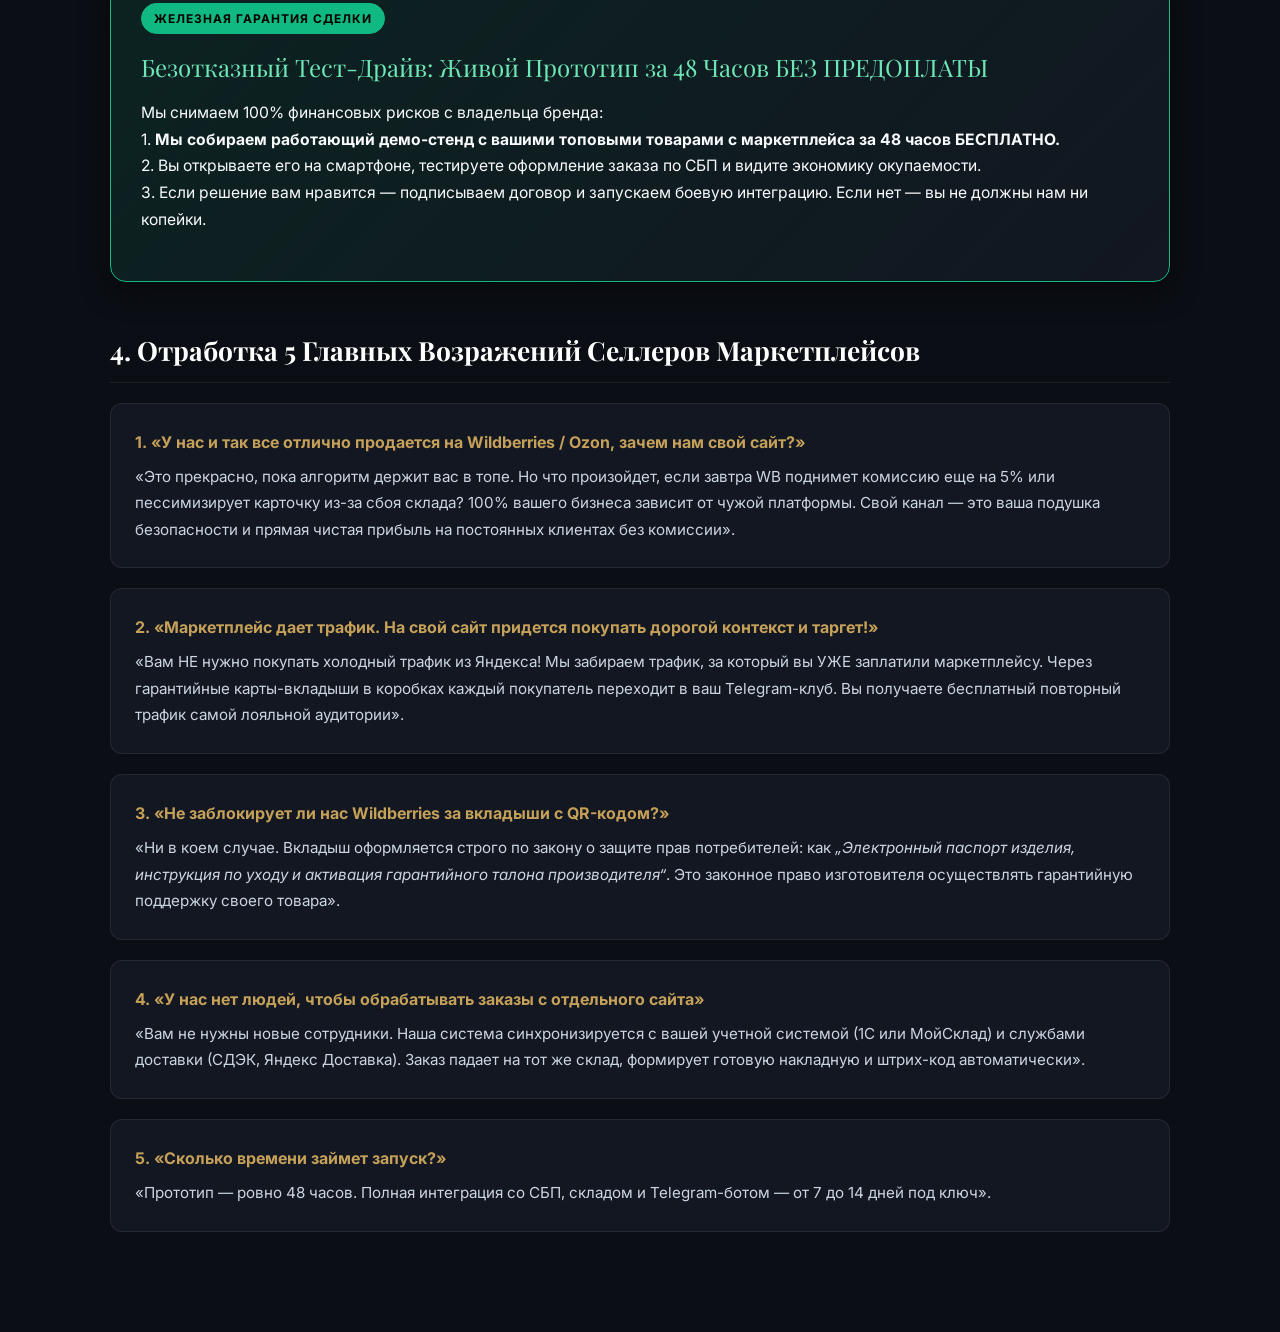
<file: Marketplaces_Strategy.html>
<!DOCTYPE html>
<html lang="ru">
<head>
<meta charset="UTF-8">
<meta name="viewport" content="width=device-width, initial-scale=1.0">
<title>Стратегия Работы с Маркетплейсами & Безотказные Офферы 2026 | Глобал Плюс</title>
<link href="https://fonts.googleapis.com/css2?family=Playfair+Display:ital,wght@0,600;0,700;1,400&family=Inter:wght@300;400;500;600;700&display=swap" rel="stylesheet">
<link rel="stylesheet" href="hub-auth.css">
<style>
  :root {
    --bg-base: #0B0E14;
    --bg-surface: #121721;
    --bg-card: #18202E;
    --gold: #C5A059;
    --gold-light: #E0C07A;
    --red: #EF4444;
    --green: #10B981;
    --blue: #3B82F6;
    --purple: #8B5CF6;
    --white: #F8FAFC;
    --text-dim: #94A3B8;
    --border: rgba(197, 160, 89, 0.2);
    --border-card: rgba(255, 255, 255, 0.08);
  }
  * { margin: 0; padding: 0; box-sizing: border-box; }
  body {
    font-family: 'Inter', -apple-system, sans-serif;
    background: var(--bg-base);
    color: var(--white);
    padding: 40px 20px 80px;
    max-width: 1100px;
    margin: 0 auto;
    line-height: 1.75;
  }
  .top-nav {
    display: flex;
    justify-content: space-between;
    align-items: center;
    margin-bottom: 35px;
    padding-bottom: 20px;
    border-bottom: 1px solid var(--border-card);
    flex-wrap: wrap;
    gap: 12px;
  }
  .btn-back {
    display: inline-flex;
    align-items: center;
    gap: 8px;
    padding: 10px 20px;
    background: var(--gold);
    color: #000;
    text-decoration: none;
    border-radius: 6px;
    font-weight: 700;
    font-size: 0.9rem;
    transition: all 0.2s;
  }
  .btn-back:hover {
    filter: brightness(1.15);
    transform: translateY(-2px);
  }
  .brand-badge {
    font-size: 0.8rem;
    letter-spacing: 2px;
    text-transform: uppercase;
    color: var(--gold);
    font-weight: 700;
  }
  h1 {
    font-family: 'Playfair Display', serif;
    font-size: clamp(2.2rem, 4vw, 3rem);
    color: var(--gold);
    line-height: 1.2;
    margin-bottom: 14px;
  }
  .subtitle {
    color: var(--text-dim);
    font-size: 1.1rem;
    max-width: 960px;
    margin-bottom: 35px;
  }
  h2 {
    font-family: 'Playfair Display', serif;
    font-size: 1.65rem;
    color: #fff;
    margin-top: 45px;
    margin-bottom: 20px;
    padding-bottom: 8px;
    border-bottom: 1px solid var(--border-card);
  }
  h3 {
    font-size: 1.25rem;
    color: var(--gold-light);
    margin-top: 25px;
    margin-bottom: 12px;
  }
  .bleed-grid {
    display: grid;
    grid-template-columns: repeat(auto-fit, minmax(300px, 1fr));
    gap: 20px;
    margin: 25px 0 40px;
  }
  .bleed-card {
    background: var(--bg-surface);
    border: 1px solid var(--border-card);
    border-radius: 12px;
    padding: 24px;
    border-top: 4px solid var(--red);
  }
  .bleed-card.green {
    border-top-color: var(--green);
  }
  .bleed-card.blue {
    border-top-color: var(--blue);
  }
  .bleed-card.gold {
    border-top-color: var(--gold);
  }
  .bleed-title {
    font-family: 'Playfair Display', serif;
    font-size: 1.25rem;
    color: #fff;
    margin-bottom: 8px;
  }
  .bleed-val {
    font-size: 1.8rem;
    font-weight: 700;
    color: #F87171;
    margin-bottom: 12px;
  }
  .bleed-val.win {
    color: #34D399;
  }
  .bleed-desc {
    color: #CBD5E1;
    font-size: 0.92rem;
    line-height: 1.6;
  }

  /* ТАБЛИЦА СРАВНЕНИЯ */
  .table-wrap {
    overflow-x: auto;
    background: var(--bg-surface);
    border: 1px solid var(--border-card);
    border-radius: 14px;
    margin: 25px 0 40px;
  }
  table {
    width: 100%;
    border-collapse: collapse;
    text-align: left;
    font-size: 0.9rem;
  }
  th, td {
    padding: 16px 20px;
    border-bottom: 1px solid var(--border-card);
    vertical-align: top;
  }
  th {
    background: #18202E;
    color: var(--gold);
    font-weight: 700;
    text-transform: uppercase;
    font-size: 0.8rem;
    letter-spacing: 1px;
  }

  /* БЕЗОТКАЗНЫЕ ОФФЕРЫ */
  .offer-box {
    background: linear-gradient(135deg, rgba(18, 23, 33, 0.95) 0%, rgba(11, 14, 20, 0.95) 100%);
    border: 1px solid var(--gold);
    border-radius: 16px;
    padding: 30px;
    margin: 25px 0;
    position: relative;
    box-shadow: 0 10px 30px rgba(0,0,0,0.4);
  }
  .offer-badge {
    display: inline-block;
    background: rgba(16, 185, 129, 0.2);
    border: 1px solid var(--green);
    color: #6EE7B7;
    font-size: 0.75rem;
    font-weight: 700;
    text-transform: uppercase;
    padding: 4px 12px;
    border-radius: 20px;
    margin-bottom: 12px;
    letter-spacing: 1px;
  }
  .offer-title {
    font-family: 'Playfair Display', serif;
    font-size: 1.5rem;
    color: var(--gold-light);
    margin-bottom: 12px;
  }
  .offer-body {
    color: #CBD5E1;
    font-size: 0.98rem;
    line-height: 1.7;
    margin-bottom: 18px;
  }
  .offer-metrics {
    display: grid;
    grid-template-columns: repeat(auto-fit, minmax(200px, 1fr));
    gap: 15px;
    background: rgba(0, 0, 0, 0.4);
    padding: 16px 20px;
    border-radius: 10px;
    border: 1px solid var(--border-card);
  }
  .metric-item .lbl {
    font-size: 0.75rem;
    text-transform: uppercase;
    color: var(--text-dim);
  }
  .metric-item .val {
    font-size: 1.15rem;
    font-weight: 700;
    color: #fff;
    margin-top: 2px;
  }

  .quote-box {
    background: rgba(197, 160, 89, 0.08);
    border-left: 4px solid var(--gold);
    padding: 20px 24px;
    margin: 25px 0;
    border-radius: 0 8px 8px 0;
    font-size: 1.05rem;
    color: #F8FAFC;
    line-height: 1.7;
  }
</style>
</head>
<body>

<div class="top-nav">
  <div style="display:flex; gap:10px; flex-wrap:wrap;">
    <a href="index.html" class="btn-back">&larr; В Центр Продаж Москвы</a>
    <a href="Comprehensive_Pitches.html" class="btn-back" style="background:rgba(255,255,255,0.08); color:#CBD5E1; border:1px solid var(--border-card);">💰 Тарифы & КП</a>
    <a href="Fast_Collab_Pitches.html" class="btn-back" style="background:rgba(255,255,255,0.08); color:#CBD5E1; border:1px solid var(--border-card);">🚀 Боевые Скрипты</a>
  </div>
  <span class="brand-badge">СТРАТЕГИЯ МАРКЕТПЛЕЙСОВ • 2026</span>
</div>

<h1>Стратегия Работы с Маркетплейсами & Безотказные Офферы для Селлеров</h1>
<p class="subtitle">
  Глубокое исследование структуры потерь брендов на Wildberries, Ozon, Яндекс Маркете и нишевых агрегаторах. Полный арсенал безотказных предложений («No-Brainer Offers») для перевода клиентов в собственный независимый D2C/B2B канал без комиссионного рабства.
</p>

<div class="quote-box">
  «В 2026 году маркетплейсы перестали быть партнерами для бизнеса. Они стали налогом на существование бренда. Селлер отдает от 35% до 60% от розничной цены товара, не имеет доступа к контактам своих покупателей и рискует блокировкой в любой момент. Наш оффер — не уйти с маркетплейса, а <strong>забрать 30–50% повторных заказов в свой собственный канал с 0% комиссий</strong>».
</div>

<!-- АНАТОМИЯ ПОТЕРЬ -->
<h2>1. Анатомия Комиссионного Рабства: Куда Утекает 50% Выручки Селлера</h2>

<div class="bleed-grid">

  <div class="bleed-card">
    <div class="bleed-title">1. Базовая Комиссия & Эквайринг</div>
    <div class="bleed-val">15% – 28%</div>
    <div class="bleed-desc">
      В зависимости от категории (одежда, косметика, электроника) маркетплейс забирает четверть выручки только за факт проведения сделки на своей витрине.
    </div>
  </div>

  <div class="bleed-card">
    <div class="bleed-title">2. Логистика, Покатушки & Возвраты</div>
    <div class="bleed-val">10% – 18%</div>
    <div class="bleed-desc">
      Доставка до ПВЗ, платная обратная логистика невыкупленных товаров (до 40% возвратов в одежде и обуви), хранение FBO и плата за превышение габаритов.
    </div>
  </div>

  <div class="bleed-card">
    <div class="bleed-title">3. Рекламный Аукцион (ДРР)</div>
    <div class="bleed-val">12% – 25%</div>
    <div class="bleed-desc">
      Внутренняя реклама на WB и Ozon перегрета. Без платного продвижения в поиске карточка падает на 20-ю страницу. Селлер оплачивает рекламу своего же товара!
    </div>
  </div>

  <div class="bleed-card">
    <div class="bleed-title">4. Итоговые Потери Селлера</div>
    <div class="bleed-val" style="color:#EF4444;">37% – 60%+</div>
    <div class="bleed-desc">
      С товара за 10 000 ₽ производитель получает на руки всего 4 000 – 5 500 ₽, из которых еще нужно оплатить себестоимость и налоги.
    </div>
  </div>

</div>

<!-- СРАВНИТЕЛЬНАЯ ТАБЛИЦА: МАРКЕТПЛЕЙС VS НАША D2C ПЛАТФОРМА -->
<h2>2. Сравнительная Экономика: Маркетплейс vs Платформа Прямого Сбыта</h2>

<div class="table-wrap">
  <table>
    <thead>
      <tr>
        <th>Параметр</th>
        <th style="color:#EF4444;">Торговля на Wildberries / Ozon / Маркете</th>
        <th style="color:#34D399; background:rgba(16,185,129,0.08);">Собственная D2C/B2B Платформа «Глобал Плюс»</th>
      </tr>
    </thead>
    <tbody>
      <tr>
        <td><strong>Комиссия со сделки</strong></td>
        <td><span style="color:#EF4444; font-weight:700;">15% – 28% с каждого рубля</span></td>
        <td><span style="color:#10B981; font-weight:700;">0% (ноль процентов)</span></td>
      </tr>
      <tr>
        <td><strong>Стоимость эквайринга</strong></td>
        <td>Вшита в маркетплейс (2.5% – 3%)</td>
        <td><span style="color:#10B981; font-weight:700;">СБП 0.4% – 0.7% (в 5 раз дешевле!)</span></td>
      </tr>
      <tr>
        <td><strong>Скорость выплаты денег</strong></td>
        <td>Выплаты раз в неделю / две недели, заморозки</td>
        <td><span style="color:#10B981; font-weight:700;">Мгновенно на р/с через 5 секунд после оплаты</span></td>
      </tr>
      <tr>
        <td><strong>Клиентская база & Контакты</strong></td>
        <td>Скрыты маркетплейсом (клиент чужой)</td>
        <td><span style="color:#10B981; font-weight:700;">100% ваши: ФИО, телефон, Telegram, история покупок</span></td>
      </tr>
      <tr>
        <td><strong>Повторные продажи (LTV)</strong></td>
        <td>Каждый раз платите за клик и рекламу заново</td>
        <td><span style="color:#10B981; font-weight:700;">Бесплатные пуши в Telegram-бот и SMS-рассылки</span></td>
      </tr>
      <tr>
        <td><strong>Блокировки и риски</strong></td>
        <td>Риск блокировки кабинета и потери остатков</td>
        <td><span style="color:#10B981; font-weight:700;">Полный суверенитет и независимость бизнеса</span></td>
      </tr>
    </tbody>
  </table>
</div>

<!-- 4 БЕЗОТКАЗНЫХ ОФФЕРА ДЛЯ СЕЛЛЕРОВ И БРЕНДОВ -->
<h2>3. Пакет Безотказных Офферов для Селлеров Москвы (No-Brainer Offers)</h2>

<!-- ОФФЕР 1 -->
<div class="offer-box">
  <span class="offer-badge">ОФФЕР №1: ГИБРИДНЫЙ ПЕРЕЛИВ ТРАФИКА</span>
  <div class="offer-title">«Троянский Вкладыш»: Активация Гарантии + Клуб Бренда в Telegram</div>
  <div class="offer-body">
    Селлер продолжает продавать на Wildberries и Ozon, но в каждую коробку вкладывается тактильная карта-вкладыш: <em>«Активируйте расширенную гарантию 2 года + получите 1 000 бонусных рублей на заказ в закрытом клубе бренда»</em>. Покупатель сканирует QR-код и попадает в ультрабыстрый Telegram WebApp со СБП. Вторая и последующие покупки совершаются напрямую у бренда с <strong>0% комиссии маркетплейсу</strong>.
  </div>
  <div class="offer-metrics">
    <div class="metric-item">
      <div class="lbl">Конверсия в регистрацию:</div>
      <div class="val">32% – 48% покупателей</div>
    </div>
    <div class="metric-item">
      <div class="lbl">Экономия на повторном заказе:</div>
      <div class="val">до 35% маржи товара</div>
    </div>
    <div class="metric-item">
      <div class="lbl">Срок запуска системы:</div>
      <div class="val">за 48 часов под ключ</div>
    </div>
    <div class="metric-item">
      <div class="lbl">Стоимость внедрения:</div>
      <div class="val">290 000 ₽ + 45к/мес</div>
    </div>
  </div>
</div>

<!-- ОФФЕР 2 -->
<div class="offer-box">
  <span class="offer-badge">ОФФЕР №2: D2C ФЛАГМАН ДЛЯ ТОП-СЕЛЛЕРОВ</span>
  <div class="offer-title">Монобрендовый 60fps Бутик с Синхронизацией Склада FBS/FBO</div>
  <div class="offer-body">
    Для брендов с оборотом на маркетплейсах от 10 млн ₽/мес. Развертывание премиального кинематографичного флагманского портала. Остатки, цены и карточки товаров автоматически синхронизируются с 1С и кабинетами Ozon/WB. Покупатель видит уровень бренда, которого нет на безликом маркетплейсе, и покупает напрямую по СБП в 1 клик.
  </div>
  <div class="offer-metrics">
    <div class="metric-item">
      <div class="lbl">Оборот бренда:</div>
      <div class="val">от 10 млн ₽/мес</div>
    </div>
    <div class="metric-item">
      <div class="lbl">Прямая чистая экономия:</div>
      <div class="val">от 1 800 000 ₽ в месяц!</div>
    </div>
    <div class="metric-item">
      <div class="lbl">Интеграция:</div>
      <div class="val">1С / МойСклад / СДЭК</div>
    </div>
    <div class="metric-item">
      <div class="lbl">Стоимость Setup:</div>
      <div class="val">580 000 ₽ (окупаемость 10 дней)</div>
    </div>
  </div>
</div>

<!-- ОФФЕР 3 -->
<div class="offer-box">
  <span class="offer-badge">ОФФЕР №3: B2B ОПТОВЫЙ ХАБ ДЛЯ ПРОИЗВОДИТЕЛЕЙ</span>
  <div class="offer-title">Личный Кабинет Оптовика: Перевод Мелкого и Крупного Опта из Чатов в Систему</div>
  <div class="offer-body">
    Производители и дистрибьюторы, продающие на маркетплейсах, часто получают оптовые запросы от региональных сетей и магазинов у дома. Наш B2B-портал автоматизирует заказ от 1 коробки до еврофуры, применяет персональные скидочные колонки цен, генерирует УПД в Диадок и сверяет 'Честный Знак'.
  </div>
  <div class="offer-metrics">
    <div class="metric-item">
      <div class="lbl">Скорость выставления счета:</div>
      <div class="val">30 секунд вместо 2 дней</div>
    </div>
    <div class="metric-item">
      <div class="lbl">Освобождение менеджеров:</div>
      <div class="val">на 70% от рутины</div>
    </div>
    <div class="metric-item">
      <div class="lbl">Маркировка:</div>
      <div class="val">Честный Знак + Меркурий</div>
    </div>
    <div class="metric-item">
      <div class="lbl">Стоимость Setup:</div>
      <div class="val">680 000 ₽ + 95к/мес</div>
    </div>
  </div>
</div>

<!-- ОФФЕР 4: БЕЗОТКАЗНАЯ ГАРАНТИЯ -->
<div class="offer-box" style="border-color:#10B981; background:linear-gradient(135deg, rgba(16,185,129,0.12) 0%, rgba(18,23,33,0.95) 100%);">
  <span class="offer-badge" style="background:#10B981; color:#000;">ЖЕЛЕЗНАЯ ГАРАНТИЯ СДЕЛКИ</span>
  <div class="offer-title" style="color:#6EE7B7;">Безотказный Тест-Драйв: Живой Прототип за 48 Часов БЕЗ ПРЕДОПЛАТЫ</div>
  <div class="offer-body" style="color:#F8FAFC;">
    Мы снимаем 100% финансовых рисков с владельца бренда:<br>
    1. <strong>Мы собираем работающий демо-стенд с вашими топовыми товарами с маркетплейса за 48 часов БЕСПЛАТНО.</strong><br>
    2. Вы открываете его на смартфоне, тестируете оформление заказа по СБП и видите экономику окупаемости.<br>
    3. Если решение вам нравится — подписываем договор и запускаем боевую интеграцию. Если нет — вы не должны нам ни копейки.
  </div>
</div>

<!-- ЗАКРЫТИЕ ВОЗРАЖЕНИЙ СЕЛЛЕРОВ МАРКЕТПЛЕЙСОВ -->
<h2>4. Отработка 5 Главных Возражений Селлеров Маркетплейсов</h2>

<div style="background:var(--bg-surface); border:1px solid var(--border-card); border-radius:12px; padding:24px; margin-bottom:20px;">
  <h4 style="color:var(--gold); margin-bottom:8px;">1. «У нас и так все отлично продается на Wildberries / Ozon, зачем нам свой сайт?»</h4>
  <p style="color:#CBD5E1; font-size:0.95rem;">
    «Это прекрасно, пока алгоритм держит вас в топе. Но что произойдет, если завтра WB поднимет комиссию еще на 5% или пессимизирует карточку из-за сбоя склада? 100% вашего бизнеса зависит от чужой платформы. Свой канал — это ваша подушка безопасности и прямая чистая прибыль на постоянных клиентах без комиссии».
  </p>
</div>

<div style="background:var(--bg-surface); border:1px solid var(--border-card); border-radius:12px; padding:24px; margin-bottom:20px;">
  <h4 style="color:var(--gold); margin-bottom:8px;">2. «Маркетплейс дает трафик. На свой сайт придется покупать дорогой контекст и таргет!»</h4>
  <p style="color:#CBD5E1; font-size:0.95rem;">
    «Вам НЕ нужно покупать холодный трафик из Яндекса! Мы забираем трафик, за который вы УЖЕ заплатили маркетплейсу. Через гарантийные карты-вкладыши в коробках каждый покупатель переходит в ваш Telegram-клуб. Вы получаете бесплатный повторный трафик самой лояльной аудитории».
  </p>
</div>

<div style="background:var(--bg-surface); border:1px solid var(--border-card); border-radius:12px; padding:24px; margin-bottom:20px;">
  <h4 style="color:var(--gold); margin-bottom:8px;">3. «Не заблокирует ли нас Wildberries за вкладыши с QR-кодом?»</h4>
  <p style="color:#CBD5E1; font-size:0.95rem;">
    «Ни в коем случае. Вкладыш оформляется строго по закону о защите прав потребителей: как <em>„Электронный паспорт изделия, инструкция по уходу и активация гарантийного талона производителя“</em>. Это законное право изготовителя осуществлять гарантийную поддержку своего товара».
  </p>
</div>

<div style="background:var(--bg-surface); border:1px solid var(--border-card); border-radius:12px; padding:24px; margin-bottom:20px;">
  <h4 style="color:var(--gold); margin-bottom:8px;">4. «У нас нет людей, чтобы обрабатывать заказы с отдельного сайта»</h4>
  <p style="color:#CBD5E1; font-size:0.95rem;">
    «Вам не нужны новые сотрудники. Наша система синхронизируется с вашей учетной системой (1С или МойСклад) и службами доставки (СДЭК, Яндекс Доставка). Заказ падает на тот же склад, формирует готовую накладную и штрих-код автоматически».
  </p>
</div>

<div style="background:var(--bg-surface); border:1px solid var(--border-card); border-radius:12px; padding:24px; margin-bottom:20px;">
  <h4 style="color:var(--gold); margin-bottom:8px;">5. «Сколько времени займет запуск?»</h4>
  <p style="color:#CBD5E1; font-size:0.95rem;">
    «Прототип — ровно 48 часов. Полная интеграция со СБП, складом и Telegram-ботом — от 7 до 14 дней под ключ».
  </p>
</div>

<script src="hub-auth.js"></script>
</body>
</html>
</file>
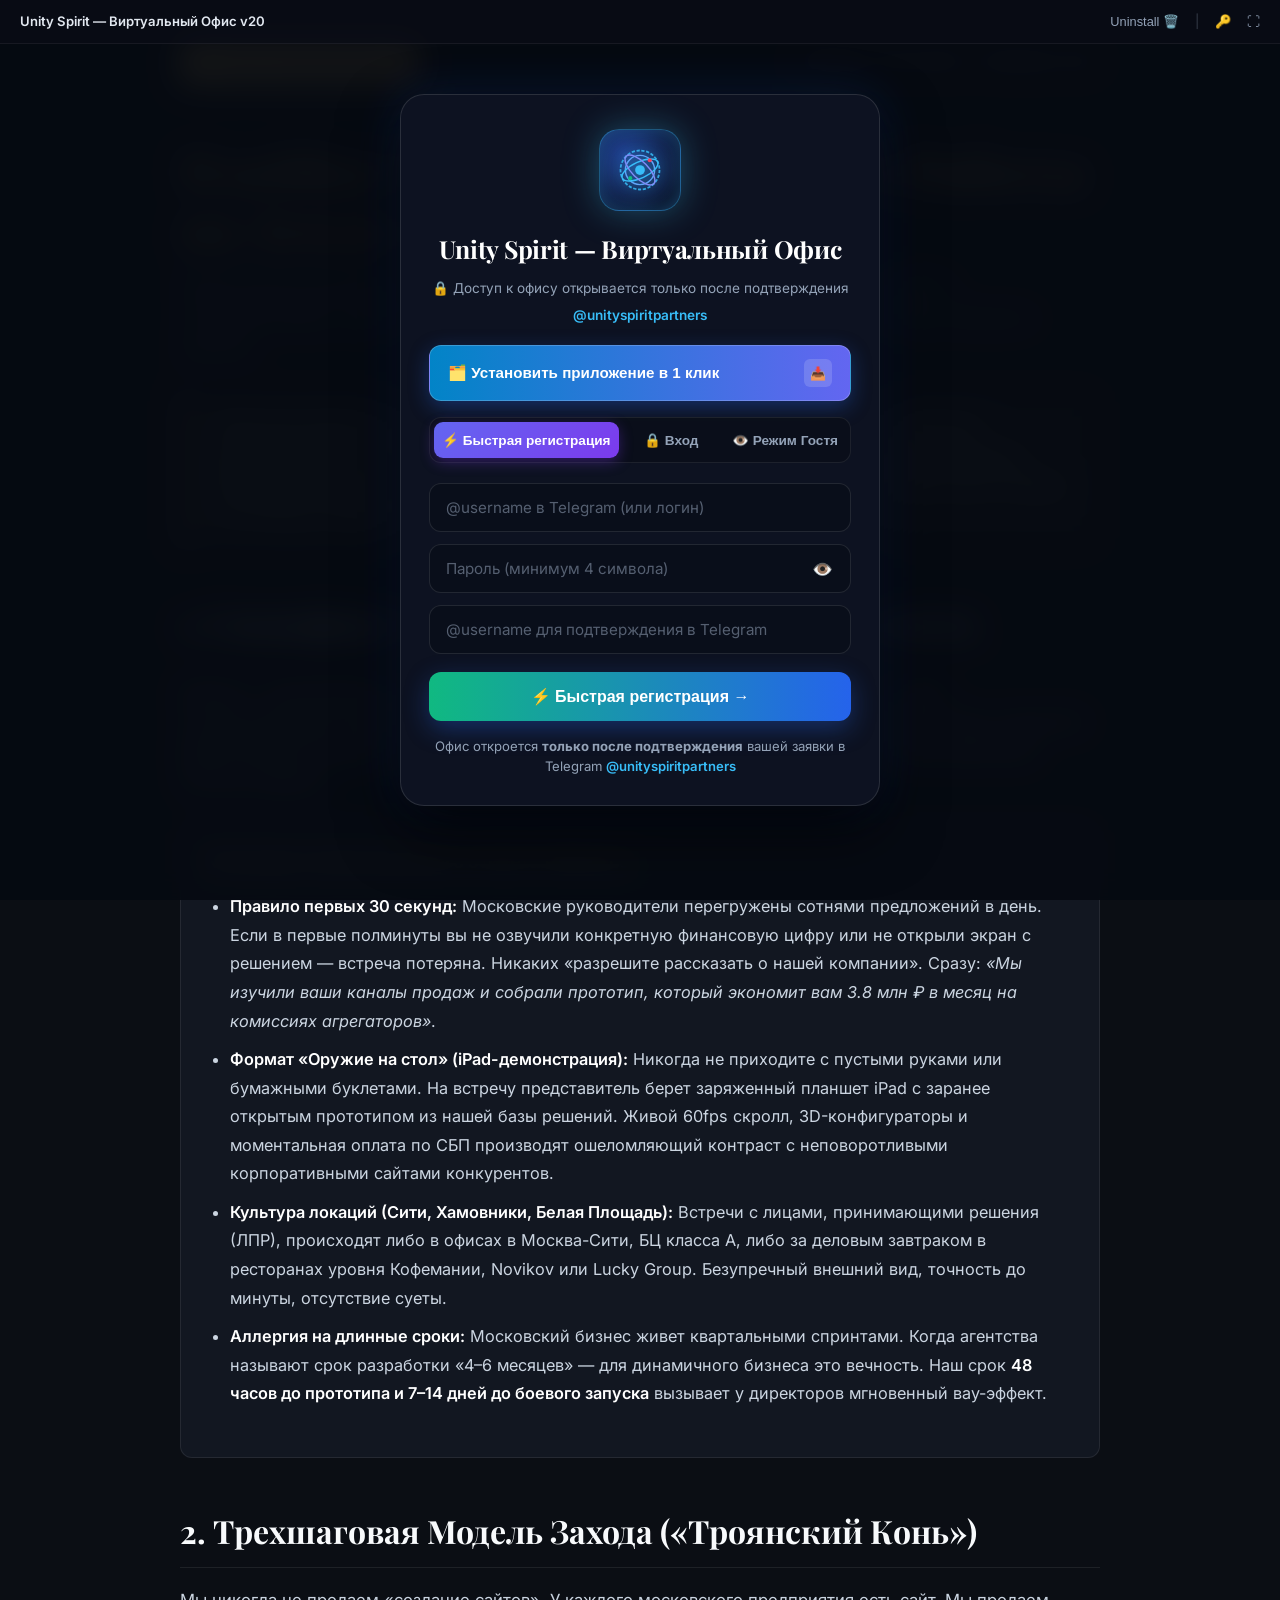
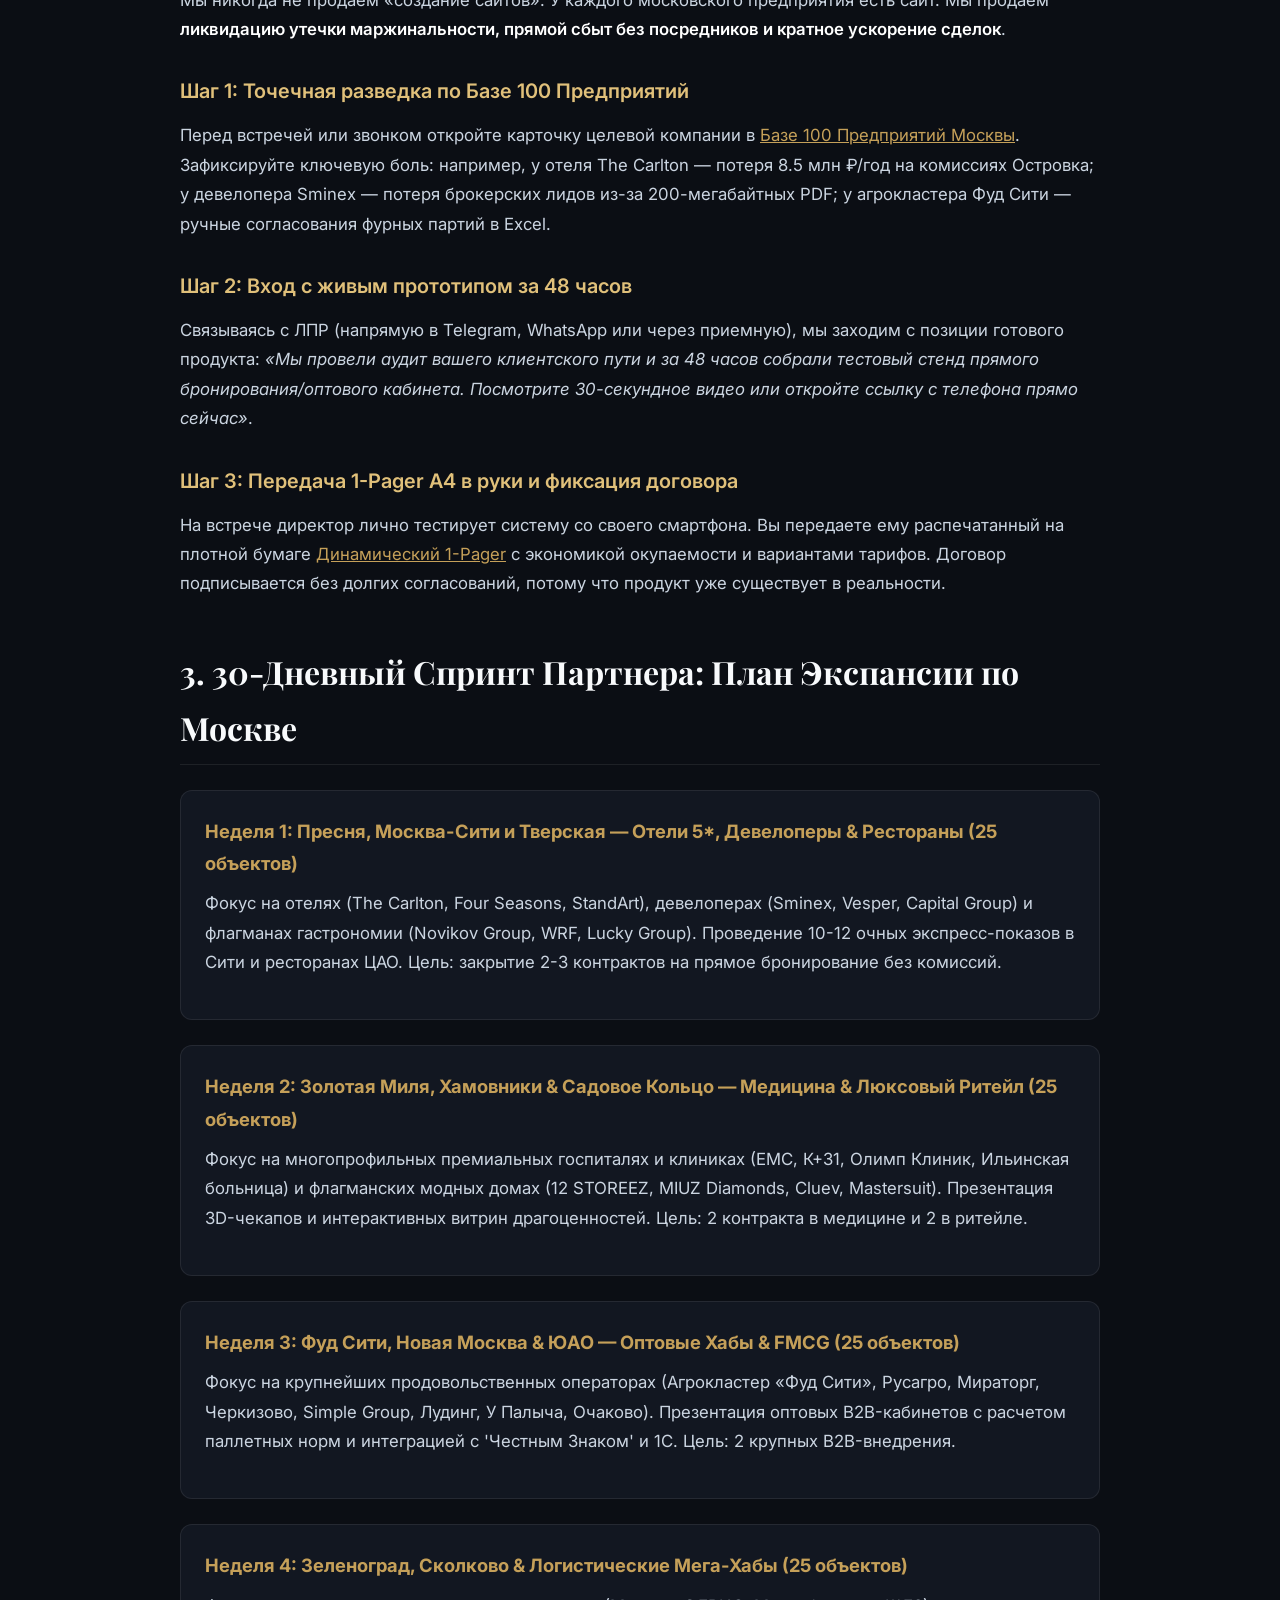
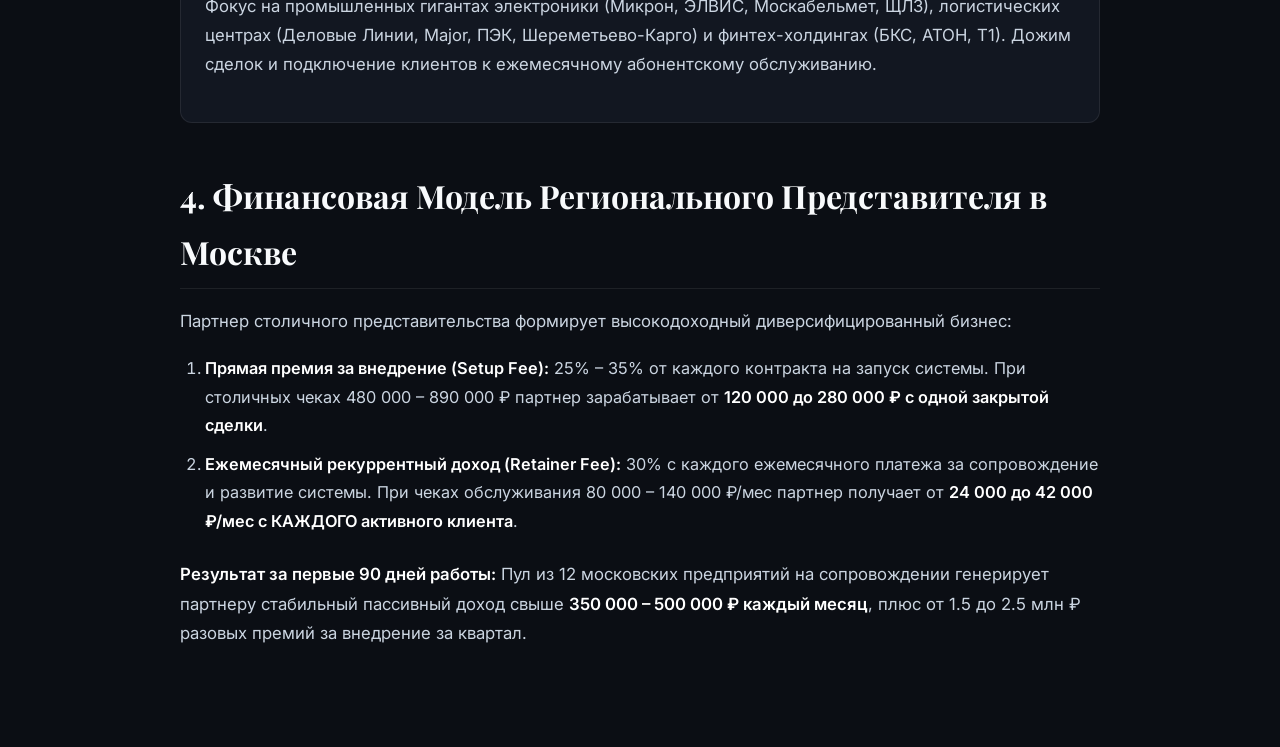
<file: Solo_Executive_Strategy.html>
<!DOCTYPE html>
<html lang="ru">
<head>
<meta charset="UTF-8">
<meta name="viewport" content="width=device-width, initial-scale=1.0">
<title>Плейбук Партнера в Москве: Стратегия Экспансии | Глобал Плюс</title>
<link href="https://fonts.googleapis.com/css2?family=Playfair+Display:ital,wght@0,600;0,700;1,400&family=Inter:wght@300;400;500;600;700&display=swap" rel="stylesheet">
<link rel="stylesheet" href="hub-auth.css">
<style>
  :root {
    --bg-base: #0B0E14;
    --bg-surface: #121721;
    --bg-card: #18202E;
    --gold: #C5A059;
    --gold-light: #E0C07A;
    --red: #D32F2F;
    --green: #10B981;
    --blue: #2563EB;
    --white: #F8FAFC;
    --text-dim: #94A3B8;
    --border: rgba(197, 160, 89, 0.2);
    --border-card: rgba(255, 255, 255, 0.08);
    --accent: #C5A059;
  }
  * { margin: 0; padding: 0; box-sizing: border-box; }
  body {
    font-family: 'Inter', -apple-system, sans-serif;
    background: var(--bg-base);
    color: var(--white);
    padding: 40px 20px 80px;
    max-width: 960px;
    margin: 0 auto;
    line-height: 1.75;
  }
  .top-nav {
    display: flex;
    justify-content: space-between;
    align-items: center;
    margin-bottom: 35px;
    padding-bottom: 20px;
    border-bottom: 1px solid var(--border-card);
  }
  .btn-back {
    display: inline-flex;
    align-items: center;
    gap: 8px;
    padding: 10px 20px;
    background: var(--accent);
    color: #000;
    text-decoration: none;
    border-radius: 6px;
    font-weight: 700;
    font-size: 0.9rem;
    transition: all 0.2s;
  }
  .btn-back:hover {
    filter: brightness(1.15);
    transform: translateY(-2px);
  }
  .brand-badge {
    font-size: 0.8rem;
    letter-spacing: 2px;
    text-transform: uppercase;
    color: var(--gold);
    font-weight: 700;
  }
  
  .doc-content h1 {
    font-family: 'Playfair Display', serif;
    font-size: clamp(2.2rem, 4vw, 3rem);
    color: var(--gold);
    line-height: 1.2;
    margin-bottom: 12px;
  }
  .doc-content h2 {
    font-family: 'Playfair Display', serif;
    font-size: clamp(1.5rem, 2.8vw, 2rem);
    color: var(--white);
    margin-top: 45px;
    margin-bottom: 18px;
    padding-bottom: 8px;
    border-bottom: 1px solid var(--border-card);
  }
  .doc-content h3 {
    font-size: 1.25rem;
    color: var(--gold-light);
    margin-top: 30px;
    margin-bottom: 12px;
    font-weight: 600;
  }
  .doc-content p {
    margin-bottom: 18px;
    color: #CBD5E1;
    font-size: 1.05rem;
  }
  .doc-content strong {
    color: #fff;
    font-weight: 600;
  }
  .doc-content ul, .doc-content ol {
    margin: 15px 0 25px 25px;
  }
  .doc-content li {
    margin-bottom: 10px;
    color: #CBD5E1;
    font-size: 1.02rem;
  }
  .doc-content blockquote {
    background: rgba(197, 160, 89, 0.08);
    border-left: 4px solid var(--accent);
    padding: 20px 24px;
    margin: 25px 0;
    border-radius: 0 8px 8px 0;
    color: #F8FAFC;
    font-size: 1.1rem;
    line-height: 1.7;
  }
  .highlight-card {
    background: var(--bg-surface);
    border: 1px solid var(--border-card);
    border-radius: 12px;
    padding: 24px;
    margin: 25px 0;
  }
  .highlight-card h4 {
    color: var(--gold);
    margin-bottom: 10px;
    font-size: 1.15rem;
  }
</style>
</head>
<body>

<div class="top-nav">
  <a href="index.html" class="btn-back">&larr; В Центр Продаж Москвы</a>
  <span class="brand-badge">ПЛЕЙБУК ПАРТНЕРА • МОСКВА 2026</span>
</div>

<div class="doc-content">
  <h1>Плейбук Партнера: Стратегия Работы на Земле в Москве</h1>
  <p style="font-size: 1.15rem; color: #94A3B8;">Практическое руководство регионального представителя «Глобал Плюс» по работе с собственниками, коммерческими директорами и топ-менеджментом корпораций столичного региона.</p>

  <blockquote>
    «В Москве время измеряется миллионами рублей. Здесь нет терпения на 50-страничные презентации и пустые разговоры о „миссиях агентства“. Московский топ-менеджер мгновенно принимает решение, когда вы кладете перед ним iPad с уже работающим решением под его бренд и на пальцах показываете ликвидацию многомиллионных потерь на комиссиях».
  </blockquote>

  <h2>1. Специфика Московского Делового Менталитета</h2>
  <p>Москва — крупнейший финансовый и потребительский мегаполис Восточной Европы. Здесь сконцентрировано более 80% штаб-квартир системообразующих холдингов, флагманские отели, гигантские девелоперские проекты и крупнейшие продовольственные хабы. При работе на этом рынке действуют жесткие правила:</p>

  <div class="highlight-card">
    <h4>Ключевые законы делового этикета в Москве:</h4>
    <ul>
      <li><strong>Правило первых 30 секунд:</strong> Московские руководители перегружены сотнями предложений в день. Если в первые полминуты вы не озвучили конкретную финансовую цифру или не открыли экран с решением — встреча потеряна. Никаких «разрешите рассказать о нашей компании». Сразу: <em>«Мы изучили ваши каналы продаж и собрали прототип, который экономит вам 3.8 млн ₽ в месяц на комиссиях агрегаторов»</em>.</li>
      <li><strong>Формат «Оружие на стол» (iPad-демонстрация):</strong> Никогда не приходите с пустыми руками или бумажными буклетами. На встречу представитель берет заряженный планшет iPad с заранее открытым прототипом из нашей базы решений. Живой 60fps скролл, 3D-конфигураторы и моментальная оплата по СБП производят ошеломляющий контраст с неповоротливыми корпоративными сайтами конкурентов.</li>
      <li><strong>Культура локаций (Сити, Хамовники, Белая Площадь):</strong> Встречи с лицами, принимающими решения (ЛПР), происходят либо в офисах в Москва-Сити, БЦ класса А, либо за деловым завтраком в ресторанах уровня Кофемании, Novikov или Lucky Group. Безупречный внешний вид, точность до минуты, отсутствие суеты.</li>
      <li><strong>Аллергия на длинные сроки:</strong> Московский бизнес живет квартальными спринтами. Когда агентства называют срок разработки «4–6 месяцев» — для динамичного бизнеса это вечность. Наш срок <strong>48 часов до прототипа и 7–14 дней до боевого запуска</strong> вызывает у директоров мгновенный вау-эффект.</li>
    </ul>
  </div>

  <h2>2. Трехшаговая Модель Захода («Троянский Конь»)</h2>
  <p>Мы никогда не продаем «создание сайтов». У каждого московского предприятия есть сайт. Мы продаем <strong>ликвидацию утечки маржинальности, прямой сбыт без посредников и кратное ускорение сделок</strong>.</p>

  <h3>Шаг 1: Точечная разведка по Базе 100 Предприятий</h3>
  <p>Перед встречей или звонком откройте карточку целевой компании в <a href="Leads_List.html" style="color:var(--gold);">Базе 100 Предприятий Москвы</a>. Зафиксируйте ключевую боль: например, у отеля The Carlton — потеря 8.5 млн ₽/год на комиссиях Островка; у девелопера Sminex — потеря брокерских лидов из-за 200-мегабайтных PDF; у агрокластера Фуд Сити — ручные согласования фурных партий в Excel.</p>

  <h3>Шаг 2: Вход с живым прототипом за 48 часов</h3>
  <p>Связываясь с ЛПР (напрямую в Telegram, WhatsApp или через приемную), мы заходим с позиции готового продукта: <em>«Мы провели аудит вашего клиентского пути и за 48 часов собрали тестовый стенд прямого бронирования/оптового кабинета. Посмотрите 30-секундное видео или откройте ссылку с телефона прямо сейчас»</em>.</p>

  <h3>Шаг 3: Передача 1-Pager А4 в руки и фиксация договора</h3>
  <p>На встрече директор лично тестирует систему со своего смартфона. Вы передаете ему распечатанный на плотной бумаге <a href="Dynamic_One_Pager.html" style="color:var(--gold);">Динамический 1-Pager</a> с экономикой окупаемости и вариантами тарифов. Договор подписывается без долгих согласований, потому что продукт уже существует в реальности.</p>

  <h2>3. 30-Дневный Спринт Партнера: План Экспансии по Москве</h2>

  <div class="highlight-card">
    <h4>Неделя 1: Пресня, Москва-Сити и Тверская — Отели 5*, Девелоперы & Рестораны (25 объектов)</h4>
    <p>Фокус на отелях (The Carlton, Four Seasons, StandArt), девелоперах (Sminex, Vesper, Capital Group) и флагманах гастрономии (Novikov Group, WRF, Lucky Group). Проведение 10-12 очных экспресс-показов в Сити и ресторанах ЦАО. Цель: закрытие 2-3 контрактов на прямое бронирование без комиссий.</p>
  </div>

  <div class="highlight-card">
    <h4>Неделя 2: Золотая Миля, Хамовники & Садовое Кольцо — Медицина & Люксовый Ритейл (25 объектов)</h4>
    <p>Фокус на многопрофильных премиальных госпиталях и клиниках (ЕМС, К+31, Олимп Клиник, Ильинская больница) и флагманских модных домах (12 STOREEZ, MIUZ Diamonds, Cluev, Mastersuit). Презентация 3D-чекапов и интерактивных витрин драгоценностей. Цель: 2 контракта в медицине и 2 в ритейле.</p>
  </div>

  <div class="highlight-card">
    <h4>Неделя 3: Фуд Сити, Новая Москва & ЮАО — Оптовые Хабы & FMCG (25 объектов)</h4>
    <p>Фокус на крупнейших продовольственных операторах (Агрокластер «Фуд Сити», Русагро, Мираторг, Черкизово, Simple Group, Лудинг, У Палыча, Очаково). Презентация оптовых B2B-кабинетов с расчетом паллетных норм и интеграцией с 'Честным Знаком' и 1С. Цель: 2 крупных B2B-внедрения.</p>
  </div>

  <div class="highlight-card">
    <h4>Неделя 4: Зеленоград, Сколково & Логистические Мега-Хабы (25 объектов)</h4>
    <p>Фокус на промышленных гигантах электроники (Микрон, ЭЛВИС, Москабельмет, ЩЛЗ), логистических центрах (Деловые Линии, Major, ПЭК, Шереметьево-Карго) и финтех-холдингах (БКС, АТОН, Т1). Дожим сделок и подключение клиентов к ежемесячному абонентскому обслуживанию.</p>
  </div>

  <h2>4. Финансовая Модель Регионального Представителя в Москве</h2>
  <p>Партнер столичного представительства формирует высокодоходный диверсифицированный бизнес:</p>
  <ol>
    <li><strong>Прямая премия за внедрение (Setup Fee):</strong> 25% – 35% от каждого контракта на запуск системы. При столичных чеках 480 000 – 890 000 ₽ партнер зарабатывает от <strong>120 000 до 280 000 ₽ с одной закрытой сделки</strong>.</li>
    <li><strong>Ежемесячный рекуррентный доход (Retainer Fee):</strong> 30% с каждого ежемесячного платежа за сопровождение и развитие системы. При чеках обслуживания 80 000 – 140 000 ₽/мес партнер получает от <strong>24 000 до 42 000 ₽/мес с КАЖДОГО активного клиента</strong>.</li>
  </ol>
  <p><strong>Результат за первые 90 дней работы:</strong> Пул из 12 московских предприятий на сопровождении генерирует партнеру стабильный пассивный доход свыше <strong>350 000 – 500 000 ₽ каждый месяц</strong>, плюс от 1.5 до 2.5 млн ₽ разовых премий за внедрение за квартал.</p>
</div>

<script src="hub-auth.js"></script>
</body>
</html>
</file>
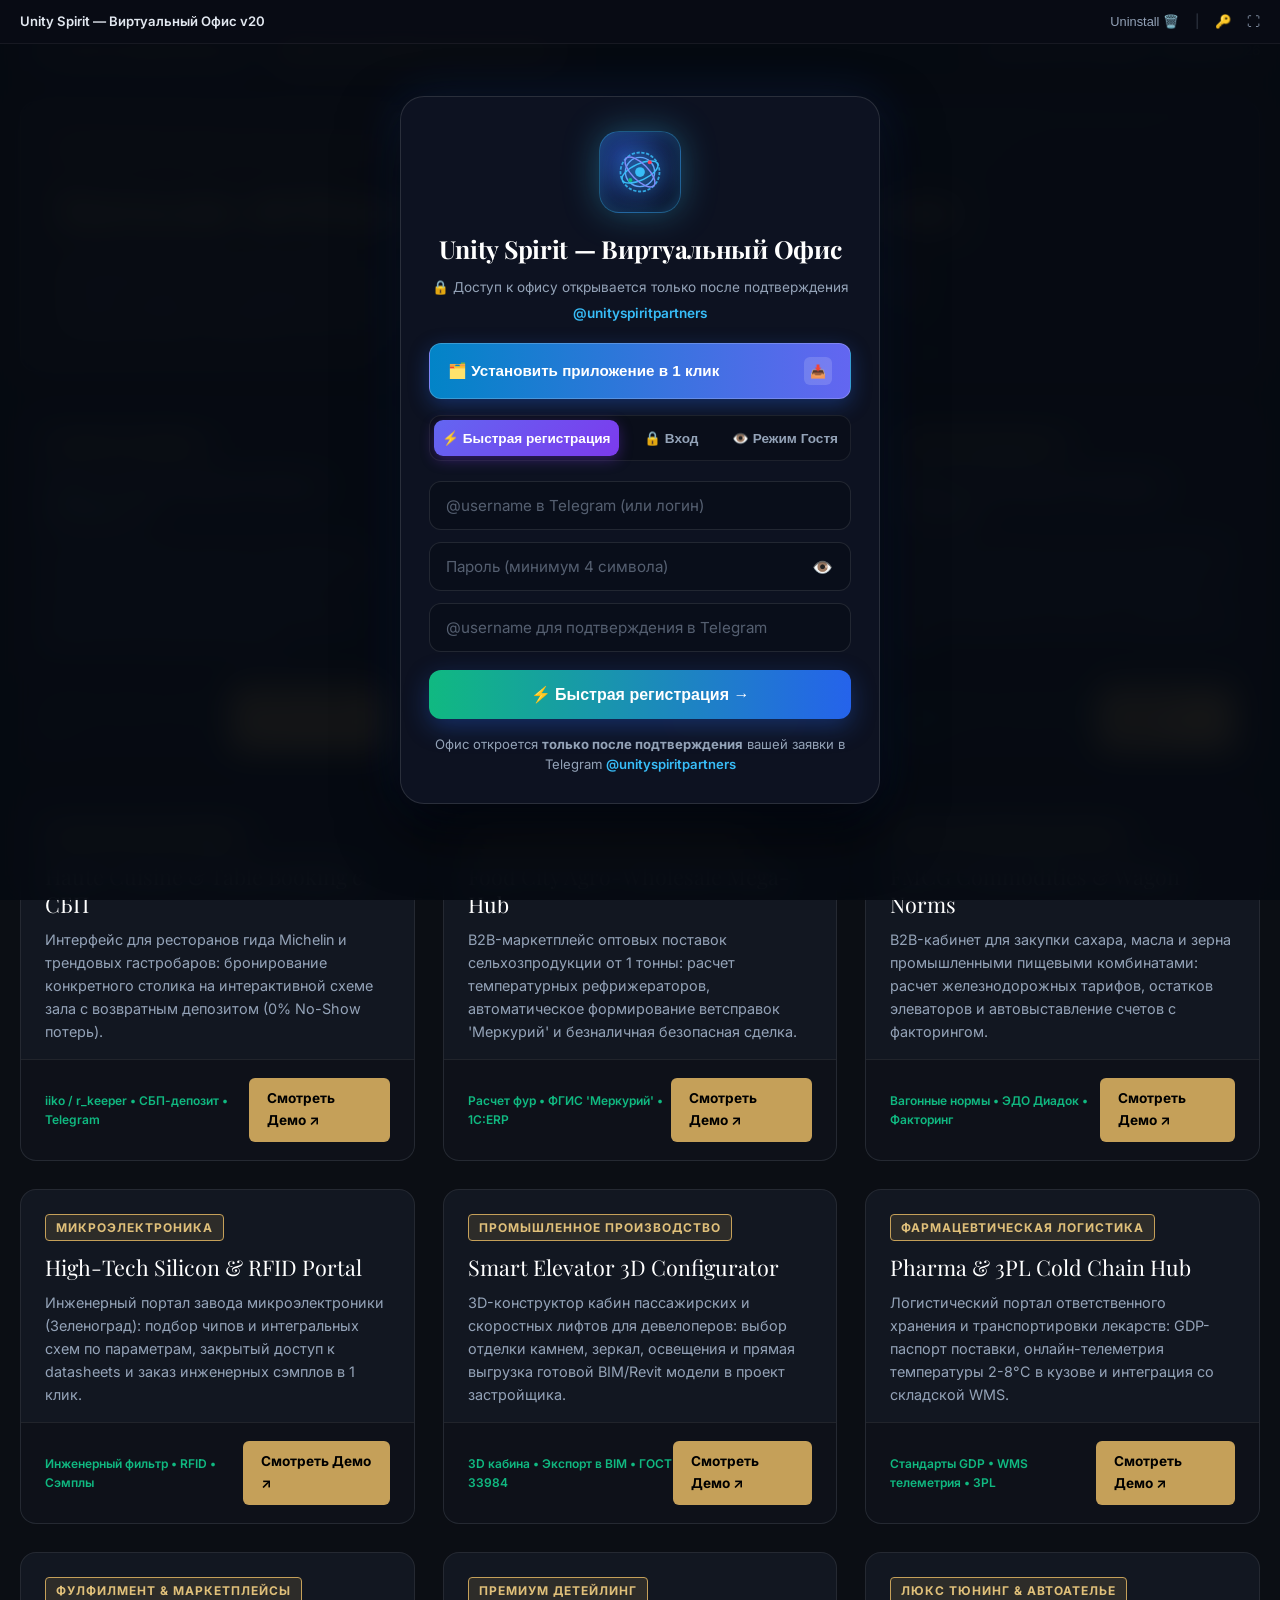
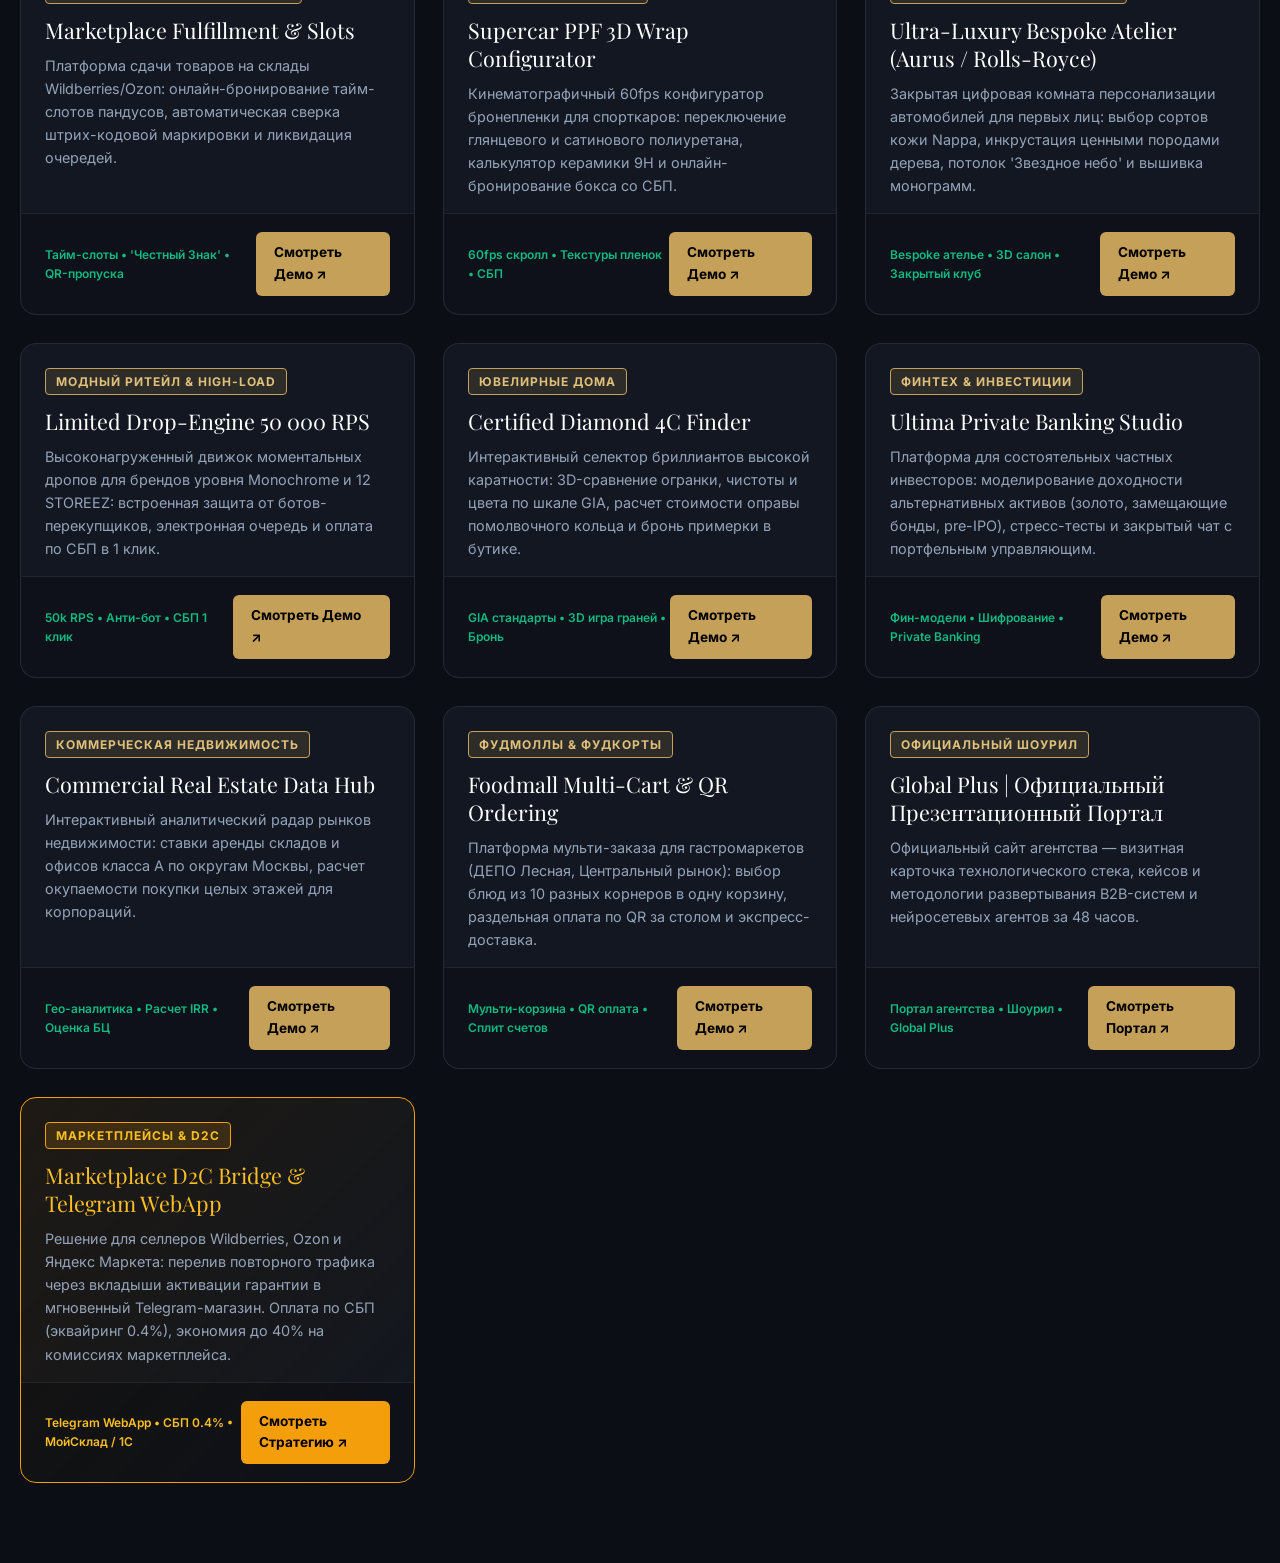
<file: Templates_Catalog.html>
<!DOCTYPE html>
<html lang="ru">
<head>
    <meta charset="UTF-8">
    <meta name="viewport" content="width=device-width, initial-scale=1.0">
    <title>Каталог 18 Решений Global Plus для Москвы</title>
    <link href="https://fonts.googleapis.com/css2?family=Playfair+Display:wght@600;700&family=Inter:wght@400;500;600;700&display=swap" rel="stylesheet">
    <link rel="stylesheet" href="hub-auth.css">
    <style>
        :root {
            --bg-base: #0B0E14;
            --bg-surface: #121721;
            --bg-card: #18202E;
            --gold: #C5A059;
            --gold-light: #E0C07A;
            --red: #D32F2F;
            --green: #10B981;
            --blue: #2563EB;
            --white: #F8FAFC;
            --text-dim: #94A3B8;
            --border: rgba(197, 160, 89, 0.2);
            --border-card: rgba(255, 255, 255, 0.08);
        }
        * { margin: 0; padding: 0; box-sizing: border-box; }
        body {
            background-color: var(--bg-base);
            color: var(--white);
            font-family: 'Inter', sans-serif;
            padding: 30px 20px 80px;
            line-height: 1.6;
        }
        .top-nav {
            max-width: 1240px;
            margin: 0 auto 30px;
            display: flex;
            align-items: center;
            justify-content: space-between;
        }
        .btn-back {
            display: inline-flex;
            align-items: center;
            gap: 8px;
            background: rgba(255, 255, 255, 0.05);
            border: 1px solid var(--border-card);
            color: var(--gold);
            padding: 8px 18px;
            border-radius: 6px;
            text-decoration: none;
            font-weight: 600;
            font-size: 0.9rem;
            transition: all 0.2s;
        }
        .btn-back:hover {
            background: var(--gold);
            color: #000;
        }
        .container {
            max-width: 1240px;
            margin: 0 auto;
        }
        .hero-banner {
            background: linear-gradient(135deg, rgba(197,160,89,0.12) 0%, rgba(18,23,33,0.8) 100%);
            border: 1px solid var(--gold);
            border-radius: 16px;
            padding: 35px 40px;
            margin-bottom: 35px;
        }
        .brand-badge {
            display: inline-block;
            color: var(--gold);
            font-size: 0.8rem;
            letter-spacing: 2px;
            text-transform: uppercase;
            font-weight: 700;
            margin-bottom: 10px;
        }
        h1 {
            font-family: 'Playfair Display', serif;
            color: var(--gold-light);
            font-size: clamp(2rem, 3.5vw, 2.8rem);
            margin-bottom: 12px;
        }
        .subtitle {
            color: var(--text-dim);
            font-size: 1.05rem;
            max-width: 900px;
        }
        .templates-grid {
            display: grid;
            grid-template-columns: repeat(auto-fit, minmax(360px, 1fr));
            gap: 28px;
        }
        .tpl-card {
            background: var(--bg-surface);
            border: 1px solid var(--border-card);
            border-radius: 16px;
            overflow: hidden;
            display: flex;
            flex-direction: column;
            justify-content: space-between;
            transition: all 0.3s cubic-bezier(0.16, 1, 0.3, 1);
        }
        .tpl-card:hover {
            transform: translateY(-6px);
            border-color: var(--gold);
            box-shadow: 0 16px 36px rgba(0,0,0,0.5);
        }
        .tpl-header {
            padding: 24px 24px 16px;
        }
        .tpl-pill {
            display: inline-block;
            font-size: 0.75rem;
            font-weight: 700;
            padding: 3px 10px;
            border-radius: 4px;
            text-transform: uppercase;
            letter-spacing: 1px;
            margin-bottom: 12px;
            background: rgba(197,160,89,0.15);
            color: var(--gold-light);
            border: 1px solid var(--gold);
        }
        .tpl-title {
            font-family: 'Playfair Display', serif;
            font-size: 1.35rem;
            color: #fff;
            margin-bottom: 10px;
            line-height: 1.3;
        }
        .tpl-desc {
            color: var(--text-dim);
            font-size: 0.9rem;
            line-height: 1.6;
        }
        .tpl-footer {
            padding: 18px 24px;
            border-top: 1px solid var(--border-card);
            background: rgba(0,0,0,0.25);
            display: flex;
            align-items: center;
            justify-content: space-between;
        }
        .btn-open {
            display: inline-flex;
            align-items: center;
            gap: 6px;
            padding: 10px 18px;
            border-radius: 6px;
            background: var(--gold);
            color: #000;
            text-decoration: none;
            font-weight: 700;
            font-size: 0.85rem;
            transition: 0.2s;
        }
        .btn-open:hover {
            background: #E0C07A;
        }
        .tech-tags {
            font-size: 0.75rem;
            color: var(--green);
            font-weight: 600;
        }
    </style>
</head>
<body>

<div class="top-nav">
    <div style="display:flex; gap:10px; flex-wrap:wrap;">
        <a href="index.html" class="btn-back">&larr; В Центр Продаж Москвы</a>
        <a href="Marketplaces_Strategy.html" class="btn-back" style="border-color:#F59E0B; color:#FBBF24;">📦 Стратегия Маркетплейсов & D2C</a>
    </div>
    <div style="font-size:0.85rem; color:var(--gold-light);">ИНЖЕНЕРНЫЕ РЕШЕНИЯ • МОСКВА 2026</div>
</div>

<div class="container">
    <div class="hero-banner">
        <span class="brand-badge">ПОРТФОЛИО ЖИВЫХ ПРОТОТИПОВ ДЛЯ ПЕРЕГОВОРОВ</span>
        <h1>Каталог 18 Решений Global Plus в Москве</h1>
        <p class="subtitle">Открывайте любой из этих стендов на iPad перед генеральным директором или владельцем компании. Никаких картинок и черновиков — только 60fps кинематографичные платформы с рабочими шлюзами, калькуляторами и формами под столичные сегменты бизнеса.</p>
    </div>

    <div class="templates-grid">

        <!-- 1 -->
        <div class="tpl-card">
            <div class="tpl-header">
                <span class="tpl-pill">Отели 5* & HoReCa</span>
                <div class="tpl-title">Ultra-Luxury Hotel & Direct Booking 0%</div>
                <div class="tpl-desc">Кинематографичный портал пятизвездочного гранд-отеля с 4K видеорядом интерьеров, 3D-туром по представительским люксам и модулем прямого бронирования номеров со СБП без 18% комиссий Островку.</div>
            </div>
            <div class="tpl-footer">
                <span class="tech-tags">4K Video • СБП 0.4% • PMS API</span>
                <a href="https://globalteamgroup.github.io/horeca-grand-sample/" class="btn-open" target="_blank">Смотреть Демо &nearr;</a>
            </div>
        </div>

        <!-- 2 -->
        <div class="tpl-card">
            <div class="tpl-header">
                <span class="tpl-pill">Девелопмент Де-Люкс</span>
                <div class="tpl-title">3D Penthouse & Skyline Selector</div>
                <div class="tpl-desc">Платформа продаж клубных домов и небоскребов Москва-Сити: интерактивный выбор этажа, 360-градусный обзор видов на Кремль и Москву-реку, экспресс-бронирование лота за 10 000 ₽.</div>
            </div>
            <div class="tpl-footer">
                <span class="tech-tags">60fps 3D • Инсоляция • Ипотека</span>
                <a href="https://globalteamgroup.github.io/luxury-estate-sample/" class="btn-open" target="_blank">Смотреть Демо &nearr;</a>
            </div>
        </div>

        <!-- 3 -->
        <div class="tpl-card">
            <div class="tpl-header">
                <span class="tpl-pill">Премиум Медицина</span>
                <div class="tpl-title">Medical Checkup & Surgery Navigator</div>
                <div class="tpl-desc">Медицинский навигатор для многопрофильных госпиталей: интерактивный подбор чекапов по симптомам, онлайн-разбор МРТ со вторым мнением профессора и запись в операционный блок.</div>
            </div>
            <div class="tpl-footer">
                <span class="tech-tags">МИС интеграция • Второе мнение • 152-ФЗ</span>
                <a href="https://globalteamgroup.github.io/europa-clinic/" class="btn-open" target="_blank">Смотреть Демо &nearr;</a>
            </div>
        </div>

        <!-- 4 -->
        <div class="tpl-card">
            <div class="tpl-header">
                <span class="tpl-pill">Высокая Гастрономия</span>
                <div class="tpl-title">Haute Cuisine & Table Booking с СБП</div>
                <div class="tpl-desc">Интерфейс для ресторанов гида Michelin и трендовых гастробаров: бронирование конкретного столика на интерактивной схеме зала с возвратным депозитом (0% No-Show потерь).</div>
            </div>
            <div class="tpl-footer">
                <span class="tech-tags">iiko / r_keeper • СБП-депозит • Telegram</span>
                <a href="https://globalteampartners.github.io/kmv-sales-hub/demos/horeca-demo/index.html" class="btn-open" target="_blank">Смотреть Демо &nearr;</a>
            </div>
        </div>

        <!-- 5 -->
        <div class="tpl-card">
            <div class="tpl-header">
                <span class="tpl-pill">Агро & Продовольственные Хабы</span>
                <div class="tpl-title">Food City Agro-Wholesale Mega-Hub</div>
                <div class="tpl-desc">B2B-маркетплейс оптовых поставок сельхозпродукции от 1 тонны: расчет температурных рефрижераторов, автоматическое формирование ветсправок 'Меркурий' и безналичная безопасная сделка.</div>
            </div>
            <div class="tpl-footer">
                <span class="tech-tags">Расчет фур • ФГИС 'Меркурий' • 1C:ERP</span>
                <a href="https://globalteampartners.github.io/kmv-sales-hub/demos/wood-industry-demo/index.html" class="btn-open" target="_blank">Смотреть Демо &nearr;</a>
            </div>
        </div>

        <!-- 6 -->
        <div class="tpl-card">
            <div class="tpl-header">
                <span class="tpl-pill">FMCG & Сырьевые Поставки</span>
                <div class="tpl-title">FMCG Commodities & Wagon Norms</div>
                <div class="tpl-desc">B2B-кабинет для закупки сахара, масла и зерна промышленными пищевыми комбинатами: расчет железнодорожных тарифов, остатков элеваторов и автовыставление счетов с факторингом.</div>
            </div>
            <div class="tpl-footer">
                <span class="tech-tags">Вагонные нормы • ЭДО Диадок • Факторинг</span>
                <a href="https://globalteampartners.github.io/kmv-sales-hub/demos/wood-industry-demo/index.html" class="btn-open" target="_blank">Смотреть Демо &nearr;</a>
            </div>
        </div>

        <!-- 7 -->
        <div class="tpl-card">
            <div class="tpl-header">
                <span class="tpl-pill">Микроэлектроника</span>
                <div class="tpl-title">High-Tech Silicon & RFID Portal</div>
                <div class="tpl-desc">Инженерный портал завода микроэлектроники (Зеленоград): подбор чипов и интегральных схем по параметрам, закрытый доступ к datasheets и заказ инженерных сэмплов в 1 клик.</div>
            </div>
            <div class="tpl-footer">
                <span class="tech-tags">Инженерный фильтр • RFID • Сэмплы</span>
                <a href="https://globalteampartners.github.io/kmv-sales-hub/demos/wood-industry-demo/index.html" class="btn-open" target="_blank">Смотреть Демо &nearr;</a>
            </div>
        </div>

        <!-- 8 -->
        <div class="tpl-card">
            <div class="tpl-header">
                <span class="tpl-pill">Промышленное Производство</span>
                <div class="tpl-title">Smart Elevator 3D Configurator</div>
                <div class="tpl-desc">3D-конструктор кабин пассажирских и скоростных лифтов для девелоперов: выбор отделки камнем, зеркал, освещения и прямая выгрузка готовой BIM/Revit модели в проект застройщика.</div>
            </div>
            <div class="tpl-footer">
                <span class="tech-tags">3D кабина • Экспорт в BIM • ГОСТ 33984</span>
                <a href="https://globalteampartners.github.io/kmv-sales-hub/demos/wood-industry-demo/index.html" class="btn-open" target="_blank">Смотреть Демо &nearr;</a>
            </div>
        </div>

        <!-- 9 -->
        <div class="tpl-card">
            <div class="tpl-header">
                <span class="tpl-pill">Фармацевтическая Логистика</span>
                <div class="tpl-title">Pharma & 3PL Cold Chain Hub</div>
                <div class="tpl-desc">Логистический портал ответственного хранения и транспортировки лекарств: GDP-паспорт поставки, онлайн-телеметрия температуры 2-8°C в кузове и интеграция со складской WMS.</div>
            </div>
            <div class="tpl-footer">
                <span class="tech-tags">Стандарты GDP • WMS телеметрия • 3PL</span>
                <a href="https://globalteamgroup.github.io/tourism-sample/" class="btn-open" target="_blank">Смотреть Демо &nearr;</a>
            </div>
        </div>

        <!-- 10 -->
        <div class="tpl-card">
            <div class="tpl-header">
                <span class="tpl-pill">Фулфилмент & Маркетплейсы</span>
                <div class="tpl-title">Marketplace Fulfillment & Slots</div>
                <div class="tpl-desc">Платформа сдачи товаров на склады Wildberries/Ozon: онлайн-бронирование тайм-слотов пандусов, автоматическая сверка штрих-кодовой маркировки и ликвидация очередей.</div>
            </div>
            <div class="tpl-footer">
                <span class="tech-tags">Тайм-слоты • 'Честный Знак' • QR-пропуска</span>
                <a href="https://globalteamgroup.github.io/tourism-sample/" class="btn-open" target="_blank">Смотреть Демо &nearr;</a>
            </div>
        </div>

        <!-- 11 -->
        <div class="tpl-card">
            <div class="tpl-header">
                <span class="tpl-pill">Премиум Детейлинг</span>
                <div class="tpl-title">Supercar PPF 3D Wrap Configurator</div>
                <div class="tpl-desc">Кинематографичный 60fps конфигуратор бронепленки для спорткаров: переключение глянцевого и сатинового полиуретана, калькулятор керамики 9H и онлайн-бронирование бокса со СБП.</div>
            </div>
            <div class="tpl-footer">
                <span class="tech-tags">60fps скролл • Текстуры пленок • СБП</span>
                <a href="https://globalteamgroup.github.io/elite-detailing/" class="btn-open" target="_blank">Смотреть Демо &nearr;</a>
            </div>
        </div>

        <!-- 12 -->
        <div class="tpl-card">
            <div class="tpl-header">
                <span class="tpl-pill">Люкс Тюнинг & Автоателье</span>
                <div class="tpl-title">Ultra-Luxury Bespoke Atelier (Aurus / Rolls-Royce)</div>
                <div class="tpl-desc">Закрытая цифровая комната персонализации автомобилей для первых лиц: выбор сортов кожи Nappa, инкрустация ценными породами дерева, потолок 'Звездное небо' и вышивка монограмм.</div>
            </div>
            <div class="tpl-footer">
                <span class="tech-tags">Bespoke ателье • 3D салон • Закрытый клуб</span>
                <a href="https://globalteamgroup.github.io/elite-detailing/" class="btn-open" target="_blank">Смотреть Демо &nearr;</a>
            </div>
        </div>

        <!-- 13 -->
        <div class="tpl-card">
            <div class="tpl-header">
                <span class="tpl-pill">Модный Ритейл & High-Load</span>
                <div class="tpl-title">Limited Drop-Engine 50 000 RPS</div>
                <div class="tpl-desc">Высоконагруженный движок моментальных дропов для брендов уровня Monochrome и 12 STOREEZ: встроенная защита от ботов-перекупщиков, электронная очередь и оплата по СБП в 1 клик.</div>
            </div>
            <div class="tpl-footer">
                <span class="tech-tags">50k RPS • Анти-бот • СБП 1 клик</span>
                <a href="https://globalteamgroup.github.io/global-plus/" class="btn-open" target="_blank">Смотреть Демо &nearr;</a>
            </div>
        </div>

        <!-- 14 -->
        <div class="tpl-card">
            <div class="tpl-header">
                <span class="tpl-pill">Ювелирные Дома</span>
                <div class="tpl-title">Certified Diamond 4C Finder</div>
                <div class="tpl-desc">Интерактивный селектор бриллиантов высокой каратности: 3D-сравнение огранки, чистоты и цвета по шкале GIA, расчет стоимости оправы помолвочного кольца и бронь примерки в бутике.</div>
            </div>
            <div class="tpl-footer">
                <span class="tech-tags">GIA стандарты • 3D игра граней • Бронь</span>
                <a href="https://globalteamgroup.github.io/global-plus/" class="btn-open" target="_blank">Смотреть Демо &nearr;</a>
            </div>
        </div>

        <!-- 15 -->
        <div class="tpl-card">
            <div class="tpl-header">
                <span class="tpl-pill">Финтех & Инвестиции</span>
                <div class="tpl-title">Ultima Private Banking Studio</div>
                <div class="tpl-desc">Платформа для состоятельных частных инвесторов: моделирование доходности альтернативных активов (золото, замещающие бонды, pre-IPO), стресс-тесты и закрытый чат с портфельным управляющим.</div>
            </div>
            <div class="tpl-footer">
                <span class="tech-tags">Фин-модели • Шифрование • Private Banking</span>
                <a href="https://globalteamgroup.github.io/global-plus/" class="btn-open" target="_blank">Смотреть Демо &nearr;</a>
            </div>
        </div>

        <!-- 16 -->
        <div class="tpl-card">
            <div class="tpl-header">
                <span class="tpl-pill">Коммерческая Недвижимость</span>
                <div class="tpl-title">Commercial Real Estate Data Hub</div>
                <div class="tpl-desc">Интерактивный аналитический радар рынков недвижимости: ставки аренды складов и офисов класса А по округам Москвы, расчет окупаемости покупки целых этажей для корпораций.</div>
            </div>
            <div class="tpl-footer">
                <span class="tech-tags">Гео-аналитика • Расчет IRR • Оценка БЦ</span>
                <a href="https://globalteamgroup.github.io/global-plus/" class="btn-open" target="_blank">Смотреть Демо &nearr;</a>
            </div>
        </div>

        <!-- 17 -->
        <div class="tpl-card">
            <div class="tpl-header">
                <span class="tpl-pill">Фудмоллы & Фудкорты</span>
                <div class="tpl-title">Foodmall Multi-Cart & QR Ordering</div>
                <div class="tpl-desc">Платформа мульти-заказа для гастромаркетов (ДЕПО Лесная, Центральный рынок): выбор блюд из 10 разных корнеров в одну корзину, раздельная оплата по QR за столом и экспресс-доставка.</div>
            </div>
            <div class="tpl-footer">
                <span class="tech-tags">Мульти-корзина • QR оплата • Сплит счетов</span>
                <a href="https://globalteampartners.github.io/kmv-sales-hub/demos/horeca-demo/index.html" class="btn-open" target="_blank">Смотреть Демо &nearr;</a>
            </div>
        </div>

        <!-- 18 -->
        <div class="tpl-card">
            <div class="tpl-header">
                <span class="tpl-pill">Официальный Шоурил</span>
                <div class="tpl-title">Global Plus | Официальный Презентационный Портал</div>
                <div class="tpl-desc">Официальный сайт агентства — визитная карточка технологического стека, кейсов и методологии развертывания B2B-систем и нейросетевых агентов за 48 часов.</div>
            </div>
            <div class="tpl-footer">
                <span class="tech-tags">Портал агентства • Шоурил • Global Plus</span>
                <a href="https://globalteamgroup.github.io/global-plus/" class="btn-open" target="_blank">Смотреть Портал &nearr;</a>
            </div>
        </div>

        <!-- 19 -->
        <div class="tpl-card" style="border-color: #F59E0B; background: linear-gradient(135deg, rgba(245, 158, 11, 0.08) 0%, rgba(18, 23, 33, 0.95) 100%);">
            <div class="tpl-header">
                <span class="tpl-pill" style="border-color: #F59E0B; color: #FBBF24; background: rgba(245,158,11,0.15);">Маркетплейсы & D2C</span>
                <div class="tpl-title" style="color: #FBBF24;">Marketplace D2C Bridge &amp; Telegram WebApp</div>
                <div class="tpl-desc">Решение для селлеров Wildberries, Ozon и Яндекс Маркета: перелив повторного трафика через вкладыши активации гарантии в мгновенный Telegram-магазин. Оплата по СБП (эквайринг 0.4%), экономия до 40% на комиссиях маркетплейса.</div>
            </div>
            <div class="tpl-footer">
                <span class="tech-tags" style="color: #FBBF24;">Telegram WebApp • СБП 0.4% • МойСклад / 1C</span>
                <a href="Marketplaces_Strategy.html" class="btn-open" style="background: #F59E0B; color: #000;">Смотреть Стратегию &nearr;</a>
            </div>
        </div>

    </div>
</div>

<script src="hub-auth.js"></script>
</body>
</html>
</file>
<file: hub-auth.css>
/* ==========================================================================
   HUB AUTH & ACCESS CONTROL SYSTEM (с Режимом Гостя)
   Global Plus & Unity Spirit — Виртуальный Офис
   ========================================================================== */

:root {
  --auth-bg-overlay: rgba(6, 10, 18, 0.92);
  --auth-card-bg: rgba(14, 20, 34, 0.94);
  --auth-card-border: rgba(255, 255, 255, 0.12);
  --auth-cyan: #38BDF8;
  --auth-blue: #2563EB;
  --auth-purple: #7C3AED;
  --auth-purple-light: #A78BFA;
  --auth-green: #10B981;
  --auth-gold: #F59E0B;
  --auth-red: #EF4444;
  --auth-text: #F8FAFC;
  --auth-text-dim: #94A3B8;
}

/* OVERLAY CONTAINER */
#hub-auth-overlay {
  position: fixed;
  inset: 0;
  z-index: 999999;
  background: var(--auth-bg-overlay);
  backdrop-filter: blur(16px);
  -webkit-backdrop-filter: blur(16px);
  display: flex;
  flex-direction: column;
  justify-content: center;
  align-items: center;
  padding: 20px;
  overflow-y: auto;
  opacity: 1;
  transition: opacity 0.3s cubic-bezier(0.16, 1, 0.3, 1), visibility 0.3s;
}

#hub-auth-overlay.hidden {
  opacity: 0;
  visibility: hidden;
  pointer-events: none;
}

/* TOP MINI-BAR (как в скриншоте Unity Spirit v20) */
.hub-auth-topbar {
  position: absolute;
  top: 0;
  left: 0;
  right: 0;
  height: 44px;
  background: rgba(10, 14, 24, 0.7);
  border-bottom: 1px solid rgba(255, 255, 255, 0.06);
  display: flex;
  align-items: center;
  justify-content: space-between;
  padding: 0 20px;
  font-size: 0.82rem;
  color: var(--auth-text-dim);
  z-index: 2;
}

.hub-auth-topbar-left {
  display: flex;
  align-items: center;
  gap: 10px;
  font-weight: 600;
  color: #E2E8F0;
}

.hub-auth-topbar-right {
  display: flex;
  align-items: center;
  gap: 16px;
}

.hub-auth-topbar-btn {
  background: none;
  border: none;
  color: var(--auth-text-dim);
  cursor: pointer;
  display: flex;
  align-items: center;
  gap: 5px;
  font-size: 0.8rem;
  transition: color 0.2s;
}

.hub-auth-topbar-btn:hover {
  color: #fff;
}

/* AUTH MODAL CARD */
.hub-auth-card {
  position: relative;
  width: 100%;
  max-width: 480px;
  background: var(--auth-card-bg);
  border: 1px solid var(--auth-card-border);
  border-radius: 24px;
  padding: 34px 28px 28px;
  box-shadow: 0 25px 60px rgba(0, 0, 0, 0.75), 0 0 50px rgba(37, 99, 235, 0.18);
  margin: auto;
  text-align: center;
  animation: authCardIn 0.35s cubic-bezier(0.16, 1, 0.3, 1) forwards;
}

@keyframes authCardIn {
  from {
    transform: translateY(20px) scale(0.97);
    opacity: 0;
  }
  to {
    transform: translateY(0) scale(1);
    opacity: 1;
  }
}

/* 3D GLOBE / NETWORK ICON CONTAINER */
.hub-auth-icon-wrap {
  width: 82px;
  height: 82px;
  margin: 0 auto 16px;
  border-radius: 20px;
  background: radial-gradient(circle at 30% 30%, #1E3A8A 0%, #0B132B 80%);
  border: 1px solid rgba(56, 189, 248, 0.4);
  box-shadow: 0 0 35px rgba(56, 189, 248, 0.35), inset 0 0 20px rgba(56, 189, 248, 0.25);
  display: flex;
  align-items: center;
  justify-content: center;
  position: relative;
}

.hub-auth-icon-wrap svg {
  width: 52px;
  height: 52px;
  filter: drop-shadow(0 0 10px rgba(56, 189, 248, 0.7));
}

/* TITLE & SUBTITLE */
.hub-auth-title {
  font-family: 'Playfair Display', -apple-system, sans-serif;
  font-size: 1.55rem;
  font-weight: 700;
  color: #FFFFFF;
  margin-bottom: 8px;
  letter-spacing: -0.3px;
}

.hub-auth-sub {
  font-size: 0.85rem;
  color: var(--auth-text-dim);
  line-height: 1.5;
  margin-bottom: 20px;
  display: flex;
  align-items: center;
  justify-content: center;
  gap: 6px;
  flex-wrap: wrap;
}

.hub-auth-sub a {
  color: var(--auth-cyan);
  text-decoration: none;
  font-weight: 600;
}
.hub-auth-sub a:hover {
  text-decoration: underline;
}

/* 1-CLICK APP BUTTON (PWA / БЫСТРЫЙ ДОСТУП) */
.hub-auth-install-btn {
  width: 100%;
  display: flex;
  align-items: center;
  justify-content: space-between;
  padding: 13px 18px;
  background: linear-gradient(90deg, #0284C7 0%, #6366F1 100%);
  border: 1px solid rgba(255, 255, 255, 0.2);
  border-radius: 12px;
  color: #fff;
  font-size: 0.95rem;
  font-weight: 700;
  cursor: pointer;
  margin-bottom: 16px;
  box-shadow: 0 6px 20px rgba(37, 99, 235, 0.35);
  transition: all 0.2s;
}

.hub-auth-install-btn:hover {
  filter: brightness(1.1);
  transform: translateY(-1px);
}

.hub-auth-install-icon {
  background: rgba(255, 255, 255, 0.15);
  width: 28px;
  height: 28px;
  border-radius: 6px;
  display: flex;
  align-items: center;
  justify-content: center;
  font-size: 0.8rem;
}

/* TABS (Быстрая регистрация | Вход | Режим Гостя) */
.hub-auth-tabs {
  display: flex;
  background: rgba(10, 15, 26, 0.9);
  border: 1px solid rgba(255, 255, 255, 0.08);
  border-radius: 12px;
  padding: 4px;
  gap: 4px;
  margin-bottom: 20px;
}

.hub-auth-tab {
  flex: 1;
  padding: 10px 8px;
  border-radius: 9px;
  border: none;
  background: transparent;
  color: var(--auth-text-dim);
  font-size: 0.85rem;
  font-weight: 600;
  cursor: pointer;
  transition: all 0.2s;
  display: flex;
  align-items: center;
  justify-content: center;
  gap: 5px;
  white-space: nowrap;
}

.hub-auth-tab:hover {
  color: #fff;
  background: rgba(255, 255, 255, 0.05);
}

.hub-auth-tab.active {
  background: linear-gradient(135deg, #6366F1 0%, #7C3AED 100%);
  color: #fff;
  box-shadow: 0 4px 14px rgba(124, 58, 237, 0.35);
}

.hub-auth-tab.tab-guest.active {
  background: linear-gradient(135deg, #D97706 0%, #B45309 100%);
  box-shadow: 0 4px 14px rgba(217, 119, 6, 0.35);
}

/* ALERT / ERROR BOX (КАК В СКРИНШОТЕ) */
.hub-auth-alert {
  display: none;
  background: rgba(220, 38, 38, 0.12);
  border: 1px solid rgba(239, 68, 68, 0.35);
  border-radius: 10px;
  padding: 12px 14px;
  font-size: 0.85rem;
  color: #FCA5A5;
  text-align: left;
  line-height: 1.45;
  margin-bottom: 16px;
  animation: authAlertIn 0.2s ease-out forwards;
}

@keyframes authAlertIn {
  from { opacity: 0; transform: translateY(-6px); }
  to { opacity: 1; transform: translateY(0); }
}

.hub-auth-alert.show {
  display: block;
}

.hub-auth-alert.success {
  background: rgba(16, 185, 129, 0.15);
  border-color: rgba(16, 185, 129, 0.4);
  color: #6EE7B7;
}

.hub-auth-alert.info {
  background: rgba(56, 189, 248, 0.15);
  border-color: rgba(56, 189, 248, 0.4);
  color: #BAE6FD;
}

/* FORM FIELDS */
.hub-auth-fields {
  display: flex;
  flex-direction: column;
  gap: 12px;
  margin-bottom: 18px;
}

.hub-auth-field {
  position: relative;
  text-align: left;
}

.hub-auth-input {
  width: 100%;
  padding: 14px 16px;
  background: rgba(10, 15, 26, 0.85);
  border: 1px solid rgba(255, 255, 255, 0.1);
  border-radius: 12px;
  color: #FFFFFF;
  font-size: 0.95rem;
  font-family: inherit;
  transition: all 0.2s;
  box-sizing: border-box;
}

.hub-auth-input:focus {
  outline: none;
  border-color: var(--auth-cyan);
  background: rgba(10, 15, 26, 0.95);
  box-shadow: 0 0 16px rgba(56, 189, 248, 0.25);
}

.hub-auth-input::placeholder {
  color: rgba(148, 163, 184, 0.55);
}

.hub-auth-eye-btn {
  position: absolute;
  right: 14px;
  top: 50%;
  transform: translateY(-50%);
  background: none;
  border: none;
  color: var(--auth-text-dim);
  cursor: pointer;
  padding: 4px;
  font-size: 1.05rem;
}

.hub-auth-eye-btn:hover {
  color: #fff;
}

/* GUEST INTRO CARD IN GUEST TAB */
.hub-auth-guest-box {
  background: rgba(245, 158, 11, 0.08);
  border: 1px solid rgba(245, 158, 11, 0.3);
  border-radius: 12px;
  padding: 18px;
  text-align: left;
  font-size: 0.88rem;
  line-height: 1.55;
  color: #FDE68A;
  margin-bottom: 18px;
}

.hub-auth-guest-box strong {
  color: #F59E0B;
  display: block;
  margin-bottom: 6px;
  font-size: 0.95rem;
}

.hub-auth-guest-rules {
  list-style: none;
  padding: 0;
  margin: 10px 0 0;
}

.hub-auth-guest-rules li {
  display: flex;
  align-items: flex-start;
  gap: 8px;
  margin-bottom: 6px;
  color: #CBD5E1;
  font-size: 0.82rem;
}

/* MAIN SUBMIT BUTTONS */
.hub-auth-submit-btn {
  width: 100%;
  padding: 15px 20px;
  border-radius: 12px;
  border: none;
  color: #fff;
  font-weight: 700;
  font-size: 1rem;
  cursor: pointer;
  display: flex;
  align-items: center;
  justify-content: center;
  gap: 8px;
  transition: all 0.2s cubic-bezier(0.16, 1, 0.3, 1);
  box-shadow: 0 8px 24px rgba(37, 99, 235, 0.35);
  margin-bottom: 16px;
}

.hub-auth-submit-btn.btn-register {
  background: linear-gradient(90deg, #10B981 0%, #2563EB 100%);
}

.hub-auth-submit-btn.btn-login {
  background: linear-gradient(90deg, #2563EB 0%, #7C3AED 100%);
}

.hub-auth-submit-btn.btn-guest {
  background: linear-gradient(90deg, #D97706 0%, #B45309 100%);
  box-shadow: 0 8px 24px rgba(217, 119, 6, 0.35);
  color: #FFFBEB;
}

.hub-auth-submit-btn:hover {
  filter: brightness(1.12);
  transform: translateY(-2px);
  box-shadow: 0 12px 30px rgba(37, 99, 235, 0.5);
}

.hub-auth-submit-btn:active {
  transform: translateY(0);
}

/* FOOTER CONFIRMATION TEXT */
.hub-auth-footer {
  font-size: 0.82rem;
  color: var(--auth-text-dim);
  line-height: 1.5;
}

.hub-auth-footer a {
  color: var(--auth-cyan);
  text-decoration: none;
  font-weight: 600;
}

.hub-auth-footer a:hover {
  text-decoration: underline;
}

/* ==========================================================================
   PERSISTENT BADGES (ДЛЯ РЕЖИМА ГОСТЯ И ПАРТНЕРА)
   ========================================================================== */

/* РЕЖИМ ГОСТЯ: ПЛАВАЮЩИЙ БАННЕР ВВЕРХУ */
#hub-guest-banner {
  position: fixed;
  top: 14px;
  right: 18px;
  z-index: 99998;
  background: rgba(24, 18, 12, 0.94);
  border: 1px solid rgba(245, 158, 11, 0.5);
  box-shadow: 0 10px 30px rgba(0, 0, 0, 0.6), 0 0 20px rgba(245, 158, 11, 0.25);
  backdrop-filter: blur(12px);
  padding: 8px 14px;
  border-radius: 30px;
  display: flex;
  align-items: center;
  gap: 12px;
  font-size: 0.8rem;
  color: #FDE68A;
  animation: guestBannerIn 0.4s ease-out;
}

@keyframes guestBannerIn {
  from { transform: translateY(-20px); opacity: 0; }
  to { transform: translateY(0); opacity: 1; }
}

.guest-pulse-dot {
  width: 9px;
  height: 9px;
  border-radius: 50%;
  background: #F59E0B;
  box-shadow: 0 0 10px #F59E0B;
  animation: guestPulse 1.8s infinite;
}

@keyframes guestPulse {
  0%, 100% { opacity: 1; transform: scale(1); }
  50% { opacity: 0.4; transform: scale(0.85); }
}

.guest-upgrade-btn {
  background: linear-gradient(90deg, #10B981, #2563EB);
  border: none;
  color: #fff;
  padding: 5px 12px;
  border-radius: 16px;
  font-size: 0.75rem;
  font-weight: 700;
  cursor: pointer;
  transition: all 0.2s;
  white-space: nowrap;
}

.guest-upgrade-btn:hover {
  filter: brightness(1.15);
  transform: scale(1.04);
}

/* ПОЛНЫЙ ПАРТНЕРСКИЙ ДОСТУП: БАННЕР ВВЕРХУ */
#hub-partner-banner {
  position: fixed;
  top: 14px;
  right: 18px;
  z-index: 99998;
  background: rgba(14, 20, 34, 0.94);
  border: 1px solid rgba(16, 185, 129, 0.5);
  box-shadow: 0 10px 30px rgba(0, 0, 0, 0.6), 0 0 20px rgba(16, 185, 129, 0.2);
  backdrop-filter: blur(12px);
  padding: 7px 14px;
  border-radius: 30px;
  display: flex;
  align-items: center;
  gap: 10px;
  font-size: 0.8rem;
  color: #6EE7B7;
}

.partner-logout-btn {
  background: rgba(255, 255, 255, 0.08);
  border: 1px solid rgba(255, 255, 255, 0.15);
  color: #CBD5E1;
  padding: 4px 10px;
  border-radius: 14px;
  font-size: 0.72rem;
  cursor: pointer;
  transition: all 0.2s;
}

.partner-logout-btn:hover {
  background: rgba(239, 68, 68, 0.2);
  border-color: #EF4444;
  color: #FCA5A5;
}

/* ==========================================================================
   ЗАЩИТА ОТ КОПИРОВАНИЯ И ПРАВОК В РЕЖИМЕ ГОСТЯ
   ========================================================================== */
body.auth-guest-mode,
body.auth-guest-mode * {
  -webkit-user-select: none !important;
  -moz-user-select: none !important;
  -ms-user-select: none !important;
  user-select: none !important;
}

/* Разрешаем кликать по ссылкам и кнопкам для навигации */
body.auth-guest-mode a,
body.auth-guest-mode button,
body.auth-guest-mode select {
  -webkit-user-select: auto;
  user-select: auto;
}

/* Запрет перетаскивания картинок и элементов */
body.auth-guest-mode img {
  pointer-events: none;
  -webkit-user-drag: none;
  user-drag: none;
}

/* TOAST УВЕДОМЛЕНИЙ ПРИ ПОПЫТКЕ КОПИРОВАНИЯ */
#hub-auth-toast {
  position: fixed;
  bottom: 30px;
  left: 50%;
  transform: translateX(-50%) translateY(20px);
  z-index: 1000000;
  background: rgba(18, 12, 8, 0.95);
  border: 1px solid #F59E0B;
  color: #FEF3C7;
  padding: 12px 22px;
  border-radius: 25px;
  font-size: 0.88rem;
  font-weight: 600;
  box-shadow: 0 10px 30px rgba(0,0,0,0.8), 0 0 20px rgba(245, 158, 11, 0.3);
  backdrop-filter: blur(10px);
  pointer-events: none;
  opacity: 0;
  transition: all 0.25s cubic-bezier(0.16, 1, 0.3, 1);
  display: flex;
  align-items: center;
  gap: 8px;
}

#hub-auth-toast.show {
  transform: translateX(-50%) translateY(0);
  opacity: 1;
}

/* ВОДЯНОЙ ЗНАК В РЕЖИМЕ ГОСТЯ (ДЕЛИКАТНЫЙ ФОНОВЫЙ) */
body.auth-guest-mode::after {
  content: "РЕЖИМ ГОСТЯ • ТОЛЬКО ДЛЯ ПРОСМОТРА • БЕЗ ПРАВА КОПИРОВАНИЯ";
  position: fixed;
  bottom: 12px;
  left: 50%;
  transform: translateX(-50%);
  font-size: 10px;
  letter-spacing: 2.5px;
  text-transform: uppercase;
  color: rgba(245, 158, 11, 0.45);
  pointer-events: none;
  z-index: 99997;
  font-weight: 700;
}

/* АДАПТИВНОСТЬ ПОД МОБИЛЬНЫЕ */
@media (max-width: 600px) {
  .hub-auth-card {
    padding: 24px 18px 20px;
    border-radius: 18px;
  }
  .hub-auth-tab {
    font-size: 0.78rem;
    padding: 8px 4px;
  }
  #hub-guest-banner,
  #hub-partner-banner {
    top: 8px;
    right: 8px;
    left: 8px;
    justify-content: space-between;
    border-radius: 14px;
  }
}
</file>
